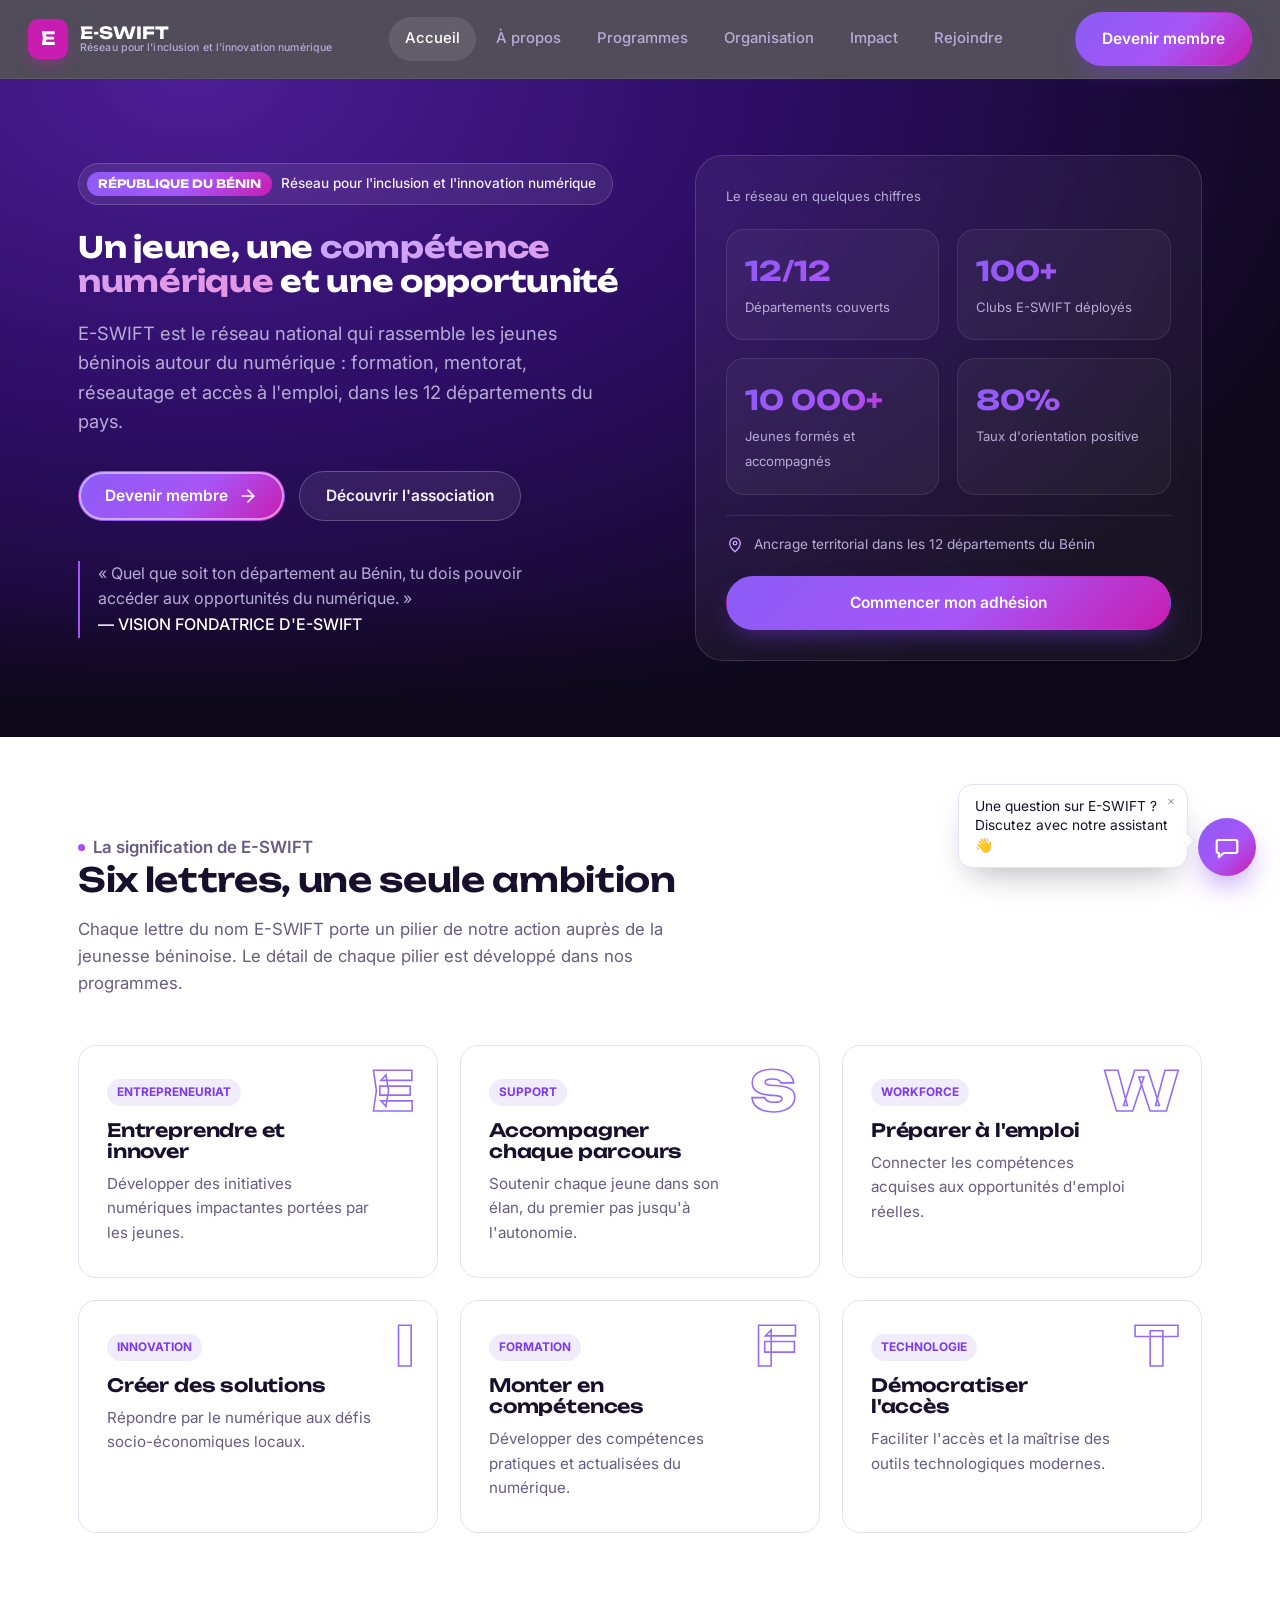
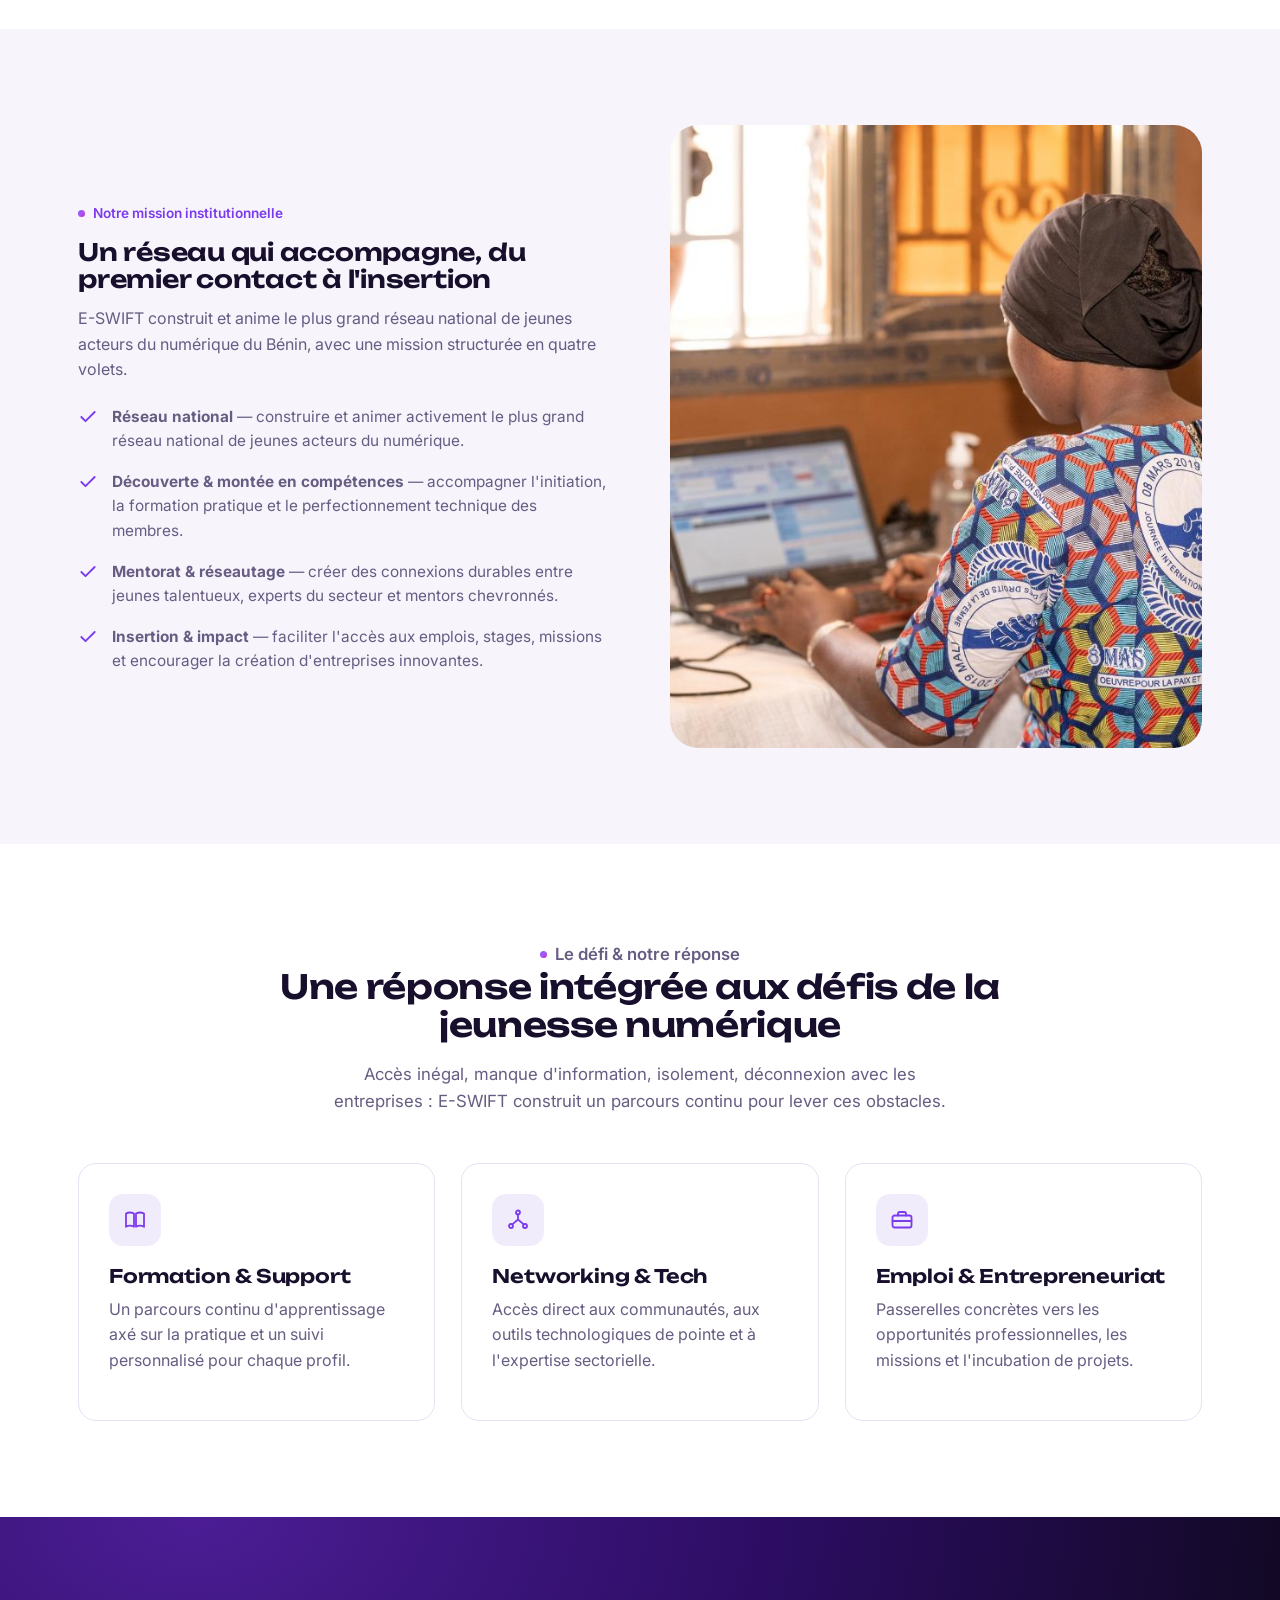
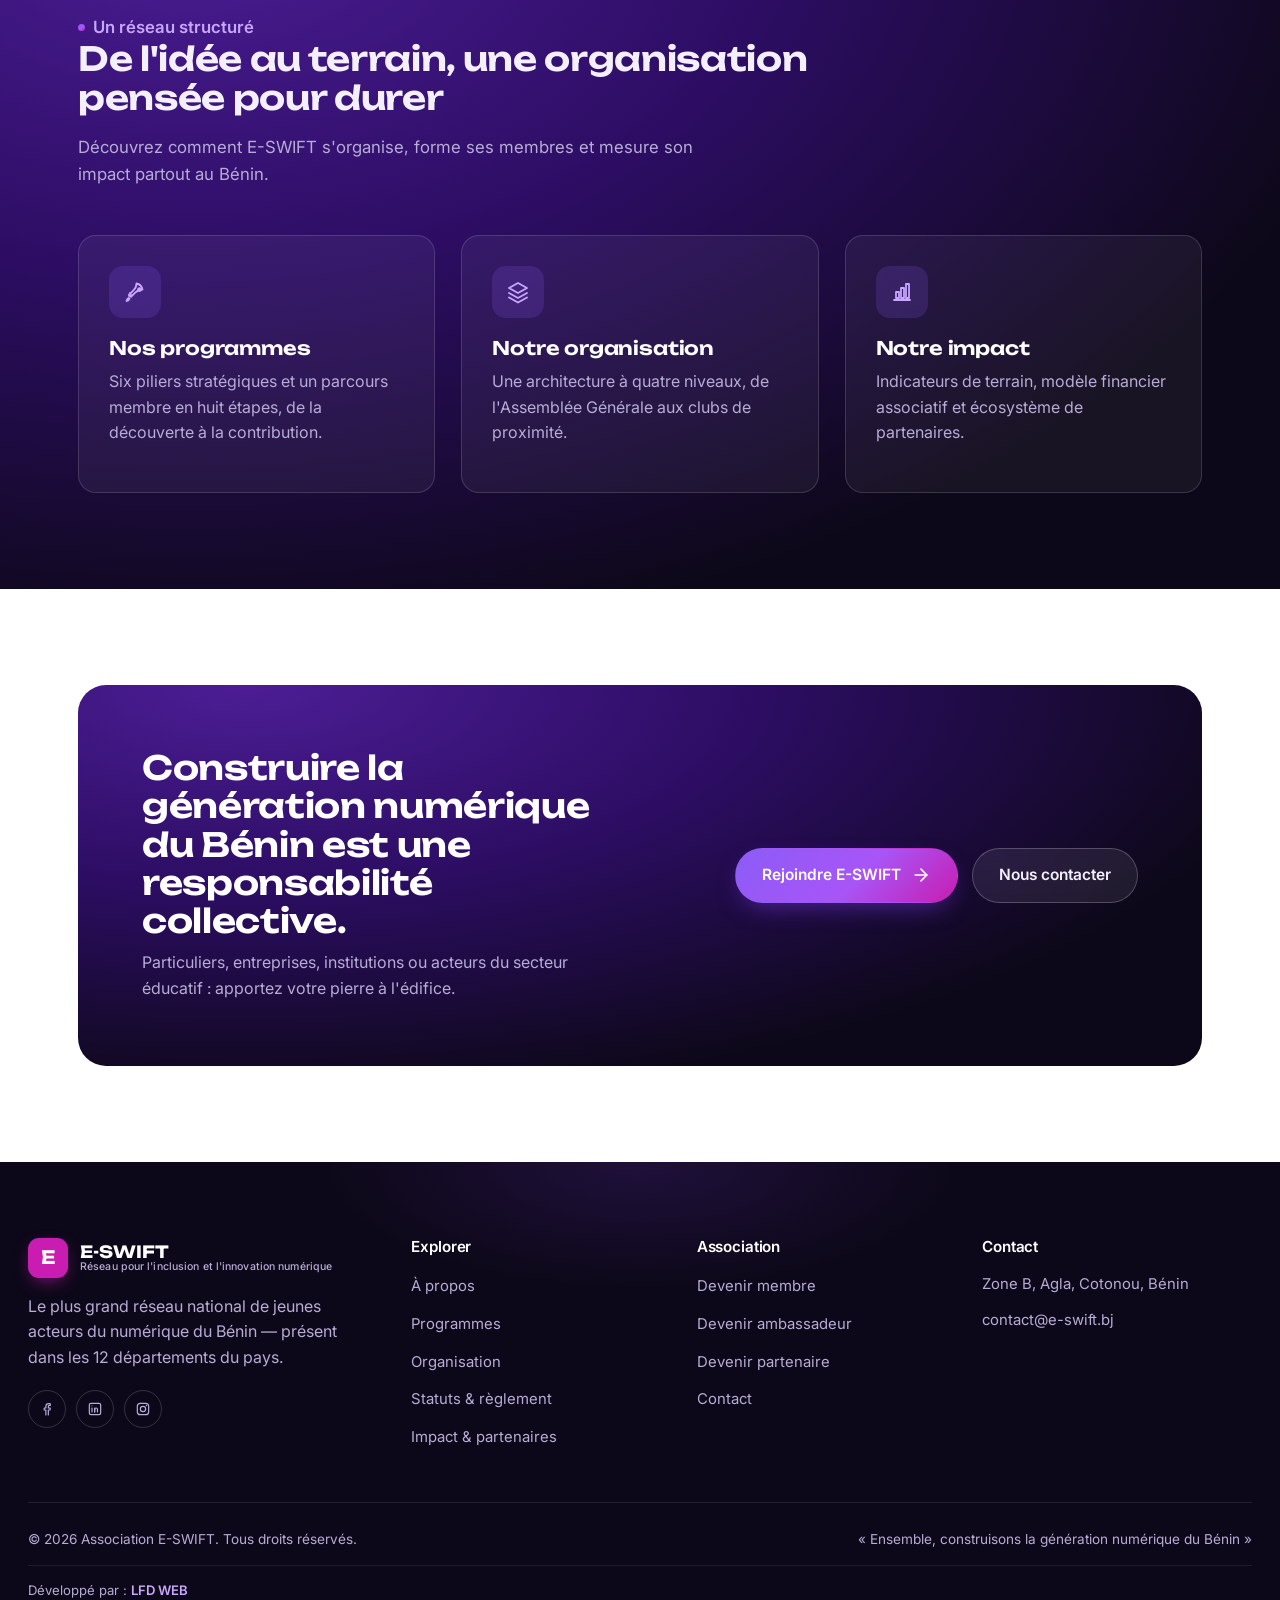
<file: index.html>
<!DOCTYPE html>
<html lang="fr">
<head>
<meta charset="UTF-8">
<meta name="viewport" content="width=device-width, initial-scale=1.0">
<title>Association E-SWIFT — Réseau national des jeunes du numérique au Bénin</title>
<meta name="description" content="E-SWIFT est le réseau national qui rassemble la jeunesse béninoise autour du numérique : formation, mentorat, réseautage et emploi dans les 12 départements du Bénin.">
<link rel="icon" href="data:image/svg+xml,<svg xmlns=%22http://www.w3.org/2000/svg%22 viewBox=%220 0 24 24%22><rect width=%2224%22 height=%2224%22 rx=%226%22 fill=%22%23C81DB0%22/><text x=%2212%22 y=%2217%22 font-size=%2214%22 font-family=%22Arial%22 font-weight=%22bold%22 fill=%22white%22 text-anchor=%22middle%22>E</text></svg>">
<link rel="stylesheet" href="/assets/css/styles.css">
<meta property="og:title" content="Association E-SWIFT — Réseau national des jeunes du numérique au Bénin">
<meta property="og:description" content="E-SWIFT est le réseau national qui rassemble la jeunesse béninoise autour du numérique : formation, mentorat, réseautage et emploi dans les 12 départements du Bénin.">
<meta property="og:type" content="website">
</head>
<body>
<a href="#main" class="skip-link">Aller au contenu</a>
<header class="site-header">
  <div class="container">
    <a href="/" class="brand" aria-label="Association E-SWIFT — accueil">
      <span class="brand-mark">E</span>
      <span class="brand-word">E-SWIFT<span>Réseau pour l'inclusion et l'innovation numérique</span></span>
    </a>
    <nav class="nav-desktop" aria-label="Navigation principale">
      <a href="/" class="active">Accueil</a>
      <a href="/a-propos/">À propos</a>
      <a href="/programmes/">Programmes</a>
      <a href="/organisation/">Organisation</a>
      <a href="/impact/">Impact</a>
      <a href="/rejoindre/">Rejoindre</a>
    </nav>
    <div class="header-actions">
      <a href="/rejoindre/" class="btn btn-primary desktop-only">Devenir membre</a>
      <button class="nav-toggle" aria-label="Ouvrir le menu" aria-expanded="false">
        <svg viewBox="0 0 24 24" fill="none" stroke="currentColor" stroke-width="2" stroke-linecap="round"><line x1="4" y1="7" x2="20" y2="7"/><line x1="4" y1="12" x2="20" y2="12"/><line x1="4" y1="17" x2="20" y2="17"/></svg>
      </button>
    </div>
  </div>
  <nav class="nav-mobile" aria-label="Navigation mobile">
      <a href="/" class="active">Accueil</a>
      <a href="/a-propos/">À propos</a>
      <a href="/programmes/">Programmes</a>
      <a href="/organisation/">Organisation</a>
      <a href="/impact/">Impact</a>
      <a href="/rejoindre/">Rejoindre</a>
      <a href="/rejoindre/" class="btn btn-primary btn-block">Devenir membre</a>
  </nav>
</header>
<main id="main">

<section class="hero">
  <div class="container">
    <div class="hero-inner">
      <div class="reveal is-visible">
        <div class="hero-kicker"><b>RÉPUBLIQUE DU BÉNIN</b> Réseau pour l'inclusion et l'innovation numérique</div>
        <h1>Un jeune, une <em>compétence numérique</em> et une opportunité</h1>
        <p class="hero-lede">E-SWIFT est le réseau national qui rassemble les jeunes béninois autour du numérique : formation, mentorat, réseautage et accès à l'emploi, dans les 12 départements du pays.</p>
        <div class="hero-cta">
          <button type="button" class="btn btn-primary" data-hero-tab="membre" aria-pressed="true">Devenir membre <svg viewBox="0 0 24 24" fill="none" stroke="currentColor" stroke-width="2" stroke-linecap="round" stroke-linejoin="round"><line x1="5" y1="12" x2="19" y2="12"/><polyline points="12 5 19 12 12 19"/></svg></button>
          <button type="button" class="btn btn-on-dark" data-hero-tab="association" aria-pressed="false">Découvrir l'association</button>
        </div>
        <p class="hero-quote">« Quel que soit ton département au Bénin, tu dois pouvoir accéder aux opportunités du numérique. »<br><strong>— VISION FONDATRICE D'E-SWIFT</strong></p>
      </div>
      <div class="hero-panel reveal">
        <div class="hero-panel-view" data-hero-view="membre">
          <p class="hero-panel-title">Le réseau en quelques chiffres</p>
          <div class="hero-stats">
            <div class="hero-stat"><b>12/12</b><span>Départements couverts</span></div>
            <div class="hero-stat"><b>100+</b><span>Clubs E-SWIFT déployés</span></div>
            <div class="hero-stat"><b>10 000+</b><span>Jeunes formés et accompagnés</span></div>
            <div class="hero-stat"><b>80%</b><span>Taux d'orientation positive</span></div>
          </div>
          <div class="hero-panel-foot"><svg viewBox="0 0 24 24" fill="none" stroke="currentColor" stroke-width="1.8" stroke-linecap="round" stroke-linejoin="round"><path d="M12 21s-7-6.2-7-11.5A7 7 0 0119 9.5C19 14.8 12 21 12 21z"/><circle cx="12" cy="9.5" r="2.4"/></svg> Ancrage territorial dans les 12 départements du Bénin</div>
          <a href="/rejoindre/" class="btn btn-primary btn-block" style="margin-top:20px;">Commencer mon adhésion</a>
        </div>
        <div class="hero-panel-view" data-hero-view="association" hidden>
          <p class="hero-panel-title">Qui est E-SWIFT ?</p>
          <div class="hero-assoc-item">
            <span class="hero-assoc-tag">Identité</span>
            <p>Le plus grand réseau national de jeunes acteurs du numérique du Bénin.</p>
          </div>
          <div class="hero-assoc-item">
            <span class="hero-assoc-tag">Mission</span>
            <p>Former, mentorer et connecter la jeunesse aux opportunités du digital.</p>
          </div>
          <div class="hero-assoc-item">
            <span class="hero-assoc-tag">Vision</span>
            <p>Aucun jeune laissé de côté, quel que soit son département.</p>
          </div>
          <a href="/a-propos/" class="btn btn-primary btn-block" style="margin-top:20px;">Découvrir toute notre histoire</a>
        </div>
      </div>
    </div>
  </div>
</section>

<section class="section-pad">
  <div class="container">
    <div class="section-head reveal">
      <p class="eyebrow">La signification de E-SWIFT</p>
      <h2>Six lettres, une seule ambition</h2>
      <p>Chaque lettre du nom E-SWIFT porte un pilier de notre action auprès de la jeunesse béninoise. Le détail de chaque pilier est développé dans nos programmes.</p>
    </div>
    <div class="pillars-grid">
      <div class="pillar-card reveal"><span class="pillar-letter">E</span><span class="pillar-tag">ENTREPRENEURIAT</span><h3>Entreprendre et innover</h3><p>Développer des initiatives numériques impactantes portées par les jeunes.</p></div>
      <div class="pillar-card reveal"><span class="pillar-letter">S</span><span class="pillar-tag">SUPPORT</span><h3>Accompagner chaque parcours</h3><p>Soutenir chaque jeune dans son élan, du premier pas jusqu'à l'autonomie.</p></div>
      <div class="pillar-card reveal"><span class="pillar-letter">W</span><span class="pillar-tag">WORKFORCE</span><h3>Préparer à l'emploi</h3><p>Connecter les compétences acquises aux opportunités d'emploi réelles.</p></div>
      <div class="pillar-card reveal"><span class="pillar-letter">I</span><span class="pillar-tag">INNOVATION</span><h3>Créer des solutions</h3><p>Répondre par le numérique aux défis socio-économiques locaux.</p></div>
      <div class="pillar-card reveal"><span class="pillar-letter">F</span><span class="pillar-tag">FORMATION</span><h3>Monter en compétences</h3><p>Développer des compétences pratiques et actualisées du numérique.</p></div>
      <div class="pillar-card reveal"><span class="pillar-letter">T</span><span class="pillar-tag">TECHNOLOGIE</span><h3>Démocratiser l'accès</h3><p>Faciliter l'accès et la maîtrise des outils technologiques modernes.</p></div>
    </div>
  </div>
</section>

<section class="section-pad bg-tint">
  <div class="container">
    <div class="feature-row">
      <div class="reveal">
        <p class="eyebrow">Notre mission institutionnelle</p>
        <h2>Un réseau qui accompagne, du premier contact à l'insertion</h2>
        <p class="text-muted">E-SWIFT construit et anime le plus grand réseau national de jeunes acteurs du numérique du Bénin, avec une mission structurée en quatre volets.</p>
        <ul class="feature-list">
          <li><svg viewBox="0 0 24 24" fill="none" stroke="currentColor" stroke-width="2.2" stroke-linecap="round" stroke-linejoin="round"><polyline points="20 6 9 17 4 12"/></svg><span><strong>Réseau national</strong> — construire et animer activement le plus grand réseau national de jeunes acteurs du numérique.</span></li>
          <li><svg viewBox="0 0 24 24" fill="none" stroke="currentColor" stroke-width="2.2" stroke-linecap="round" stroke-linejoin="round"><polyline points="20 6 9 17 4 12"/></svg><span><strong>Découverte &amp; montée en compétences</strong> — accompagner l'initiation, la formation pratique et le perfectionnement technique des membres.</span></li>
          <li><svg viewBox="0 0 24 24" fill="none" stroke="currentColor" stroke-width="2.2" stroke-linecap="round" stroke-linejoin="round"><polyline points="20 6 9 17 4 12"/></svg><span><strong>Mentorat &amp; réseautage</strong> — créer des connexions durables entre jeunes talentueux, experts du secteur et mentors chevronnés.</span></li>
          <li><svg viewBox="0 0 24 24" fill="none" stroke="currentColor" stroke-width="2.2" stroke-linecap="round" stroke-linejoin="round"><polyline points="20 6 9 17 4 12"/></svg><span><strong>Insertion &amp; impact</strong> — faciliter l'accès aux emplois, stages, missions et encourager la création d'entreprises innovantes.</span></li>
        </ul>
      </div>
      <div class="feature-visual reveal" style="padding:0; overflow:hidden;">
        <img src="/assets/img/hero-organisation.jpg" alt="Jeune membre d'un club E-SWIFT travaillant sur un ordinateur portable lors d'une session du réseau." loading="lazy" style="width:100%; height:100%; min-height:320px; object-fit:cover;">
      </div>
    </div>
  </div>
</section>

<section class="section-pad">
  <div class="container">
    <div class="section-head center reveal" style="margin-left:auto;margin-right:auto;">
      <p class="eyebrow">Le défi &amp; notre réponse</p>
      <h2>Une réponse intégrée aux défis de la jeunesse numérique</h2>
      <p>Accès inégal, manque d'information, isolement, déconnexion avec les entreprises : E-SWIFT construit un parcours continu pour lever ces obstacles.</p>
    </div>
    <div class="grid grid-3">
      <div class="card reveal">
        <div class="icon-tile" style="background:var(--paper-tint-2);color:var(--violet);"><svg viewBox="0 0 24 24" fill="none" stroke="currentColor" stroke-width="1.8" stroke-linecap="round" stroke-linejoin="round"><path d="M3 5.5c2.4-1.3 5.3-1.3 8 0v13.2c-2.7-1.3-5.6-1.3-8 0V5.5z"/><path d="M21 5.5c-2.4-1.3-5.3-1.3-8 0v13.2c2.7-1.3 5.6-1.3 8 0V5.5z"/></svg></div>
        <h3>Formation &amp; Support</h3>
        <p class="text-muted">Un parcours continu d'apprentissage axé sur la pratique et un suivi personnalisé pour chaque profil.</p>
      </div>
      <div class="card reveal">
        <div class="icon-tile" style="background:var(--paper-tint-2);color:var(--violet);"><svg viewBox="0 0 24 24" fill="none" stroke="currentColor" stroke-width="1.8" stroke-linecap="round" stroke-linejoin="round"><circle cx="12" cy="4.5" r="2"/><circle cx="5" cy="18" r="2"/><circle cx="19" cy="18" r="2"/><path d="M12 6.5v5M12 11.5L6.3 16.4M12 11.5l5.7 4.9"/></svg></div>
        <h3>Networking &amp; Tech</h3>
        <p class="text-muted">Accès direct aux communautés, aux outils technologiques de pointe et à l'expertise sectorielle.</p>
      </div>
      <div class="card reveal">
        <div class="icon-tile" style="background:var(--paper-tint-2);color:var(--violet);"><svg viewBox="0 0 24 24" fill="none" stroke="currentColor" stroke-width="1.8" stroke-linecap="round" stroke-linejoin="round"><rect x="2.5" y="7.5" width="19" height="12" rx="2"/><path d="M8 7.5V5.8A1.8 1.8 0 019.8 4h4.4A1.8 1.8 0 0116 5.8V7.5"/><line x1="2.5" y1="13" x2="21.5" y2="13"/></svg></div>
        <h3>Emploi &amp; Entrepreneuriat</h3>
        <p class="text-muted">Passerelles concrètes vers les opportunités professionnelles, les missions et l'incubation de projets.</p>
      </div>
    </div>
  </div>
</section>

<section class="section-pad bg-dark">
  <div class="container">
    <div class="section-head on-dark reveal">
      <p class="eyebrow">Un réseau structuré</p>
      <h2>De l'idée au terrain, une organisation pensée pour durer</h2>
      <p>Découvrez comment E-SWIFT s'organise, forme ses membres et mesure son impact partout au Bénin.</p>
    </div>
    <div class="grid grid-3">
      <a href="/programmes/" class="card reveal" style="background:rgba(255,255,255,.05); border-color:rgba(255,255,255,.14);">
        <div class="icon-tile" style="background:rgba(139,92,246,.18); color:#C9A6FF;"><svg viewBox="0 0 24 24" fill="none" stroke="currentColor" stroke-width="1.8" stroke-linecap="round" stroke-linejoin="round"><path d="M13.5 3.5c3 .6 5.4 3 6 6-2.7 0-5.2 1-7.3 3.1L8 16.8l-2-2 4.2-4.2C12.4 8.6 13.5 6 13.5 3.5z"/><path d="M9 15l-3 1 1-3M15.5 8.5a1.4 1.4 0 102 2 1.4 1.4 0 00-2-2z"/><path d="M6 18c-1.3.3-2.2 1.4-2.5 3 1.6-.3 2.7-1.2 3-2.5"/></svg></div>
        <h3 style="color:#fff;">Nos programmes</h3>
        <p style="color:var(--text-on-dark-muted);">Six piliers stratégiques et un parcours membre en huit étapes, de la découverte à la contribution.</p>
      </a>
      <a href="/organisation/" class="card reveal" style="background:rgba(255,255,255,.05); border-color:rgba(255,255,255,.14);">
        <div class="icon-tile" style="background:rgba(139,92,246,.18); color:#C9A6FF;"><svg viewBox="0 0 24 24" fill="none" stroke="currentColor" stroke-width="1.8" stroke-linecap="round" stroke-linejoin="round"><polygon points="12 3 21 8 12 13 3 8 12 3"/><polyline points="3 13 12 18 21 13"/><polyline points="3 17.5 12 22.5 21 17.5"/></svg></div>
        <h3 style="color:#fff;">Notre organisation</h3>
        <p style="color:var(--text-on-dark-muted);">Une architecture à quatre niveaux, de l'Assemblée Générale aux clubs de proximité.</p>
      </a>
      <a href="/impact/" class="card reveal" style="background:rgba(255,255,255,.05); border-color:rgba(255,255,255,.14);">
        <div class="icon-tile" style="background:rgba(139,92,246,.18); color:#C9A6FF;"><svg viewBox="0 0 24 24" fill="none" stroke="currentColor" stroke-width="1.8" stroke-linecap="round" stroke-linejoin="round"><line x1="4" y1="20" x2="20" y2="20"/><rect x="6" y="12" width="3" height="6"/><rect x="11" y="8" width="3" height="10"/><rect x="16" y="4" width="3" height="14"/></svg></div>
        <h3 style="color:#fff;">Notre impact</h3>
        <p style="color:var(--text-on-dark-muted);">Indicateurs de terrain, modèle financier associatif et écosystème de partenaires.</p>
      </a>
    </div>
  </div>
</section>

<section class="section-pad">
  <div class="container">
    <div class="cta-band reveal">
      <div>
        <h3>Construire la génération numérique du Bénin est une responsabilité collective.</h3>
        <p>Particuliers, entreprises, institutions ou acteurs du secteur éducatif : apportez votre pierre à l'édifice.</p>
      </div>
      <div class="cta-actions">
        <a href="/rejoindre/" class="btn btn-primary">Rejoindre E-SWIFT <svg viewBox="0 0 24 24" fill="none" stroke="currentColor" stroke-width="2" stroke-linecap="round" stroke-linejoin="round"><line x1="5" y1="12" x2="19" y2="12"/><polyline points="12 5 19 12 12 19"/></svg></a>
        <a href="/rejoindre/#contact" class="btn btn-on-dark">Nous contacter</a>
      </div>
    </div>
  </div>
</section>

</main>
<footer class="site-footer">
  <div class="container">
    <div class="footer-grid">
      <div class="footer-brand">
        <div class="brand">
          <span class="brand-mark">E</span>
          <span class="brand-word">E-SWIFT<span>Réseau pour l'inclusion et l'innovation numérique</span></span>
        </div>
        <p>Le plus grand réseau national de jeunes acteurs du numérique du Bénin — présent dans les 12 départements du pays.</p>
        <div class="footer-social">
          <a href="#" aria-label="Facebook"><svg viewBox="0 0 24 24" fill="none" stroke="currentColor" stroke-width="1.8" stroke-linecap="round" stroke-linejoin="round"><path d="M14 21v-7.5h2.5l.5-3H14V8.2c0-1 .3-1.7 1.8-1.7H17V4.1c-.3 0-1.3-.1-2.5-.1-2.5 0-4.2 1.5-4.2 4.3v2.2H7.8v3H10.3V21"/></svg></a>
          <a href="#" aria-label="LinkedIn"><svg viewBox="0 0 24 24" fill="none" stroke="currentColor" stroke-width="1.8" stroke-linecap="round" stroke-linejoin="round"><rect x="3.5" y="3.5" width="17" height="17" rx="2.5"/><line x1="7.5" y1="10.5" x2="7.5" y2="16.5"/><circle cx="7.5" cy="7.3" r=".2" fill="currentColor"/><path d="M11.5 16.5v-3.6c0-1.5.9-2.4 2.2-2.4s2 .9 2 2.4v3.6"/><line x1="11.5" y1="10.5" x2="11.5" y2="16.5"/></svg></a>
          <a href="#" aria-label="Instagram"><svg viewBox="0 0 24 24" fill="none" stroke="currentColor" stroke-width="1.8"><rect x="3.5" y="3.5" width="17" height="17" rx="4.5"/><circle cx="12" cy="12" r="4"/><circle cx="17.2" cy="6.8" r="1" fill="currentColor" stroke="none"/></svg></a>
        </div>
      </div>
      <div class="footer-col">
        <h4>Explorer</h4>
        <ul>
          <li><a href="/a-propos/">À propos</a></li>
          <li><a href="/programmes/">Programmes</a></li>
          <li><a href="/organisation/">Organisation</a></li>
          <li><a href="/statuts/">Statuts &amp; règlement</a></li>
          <li><a href="/impact/">Impact &amp; partenaires</a></li>
        </ul>
      </div>
      <div class="footer-col">
        <h4>Association</h4>
        <ul>
          <li><a href="/rejoindre/">Devenir membre</a></li>
          <li><a href="/rejoindre/#ambassadeur">Devenir ambassadeur</a></li>
          <li><a href="/rejoindre/#partenaires">Devenir partenaire</a></li>
          <li><a href="/rejoindre/#contact">Contact</a></li>
        </ul>
      </div>
      <div class="footer-col">
        <h4>Contact</h4>
        <ul>
          <li class="muted">Zone B, Agla, Cotonou, Bénin</li>
          <li class="muted">contact@e-swift.bj</li>
        </ul>
      </div>
    </div>
    <div class="footer-bottom">
      <span>© <span data-year></span> Association E-SWIFT. Tous droits réservés.</span>
      <span>« Ensemble, construisons la génération numérique du Bénin »</span>
    </div>
    <div class="footer-credit">
      <span>Développé par : <a href="https://www.lfdweb.com/" target="_blank" rel="noopener">LFD WEB</a></span>
    </div>
  </div>
</footer>
<button id="back-to-top" class="back-to-top" aria-label="Retour en haut de page">
  <svg viewBox="0 0 24 24" fill="none" stroke="currentColor" stroke-width="2.2" stroke-linecap="round" stroke-linejoin="round"><line x1="12" y1="19" x2="12" y2="5"/><polyline points="6 11 12 5 18 11"/></svg>
</button>
<div id="support-tooltip" class="support-tooltip">
  <button id="support-tooltip-close" class="support-tooltip-close" aria-label="Fermer la suggestion">
    <svg viewBox="0 0 24 24" fill="none" stroke="currentColor" stroke-width="2.4" stroke-linecap="round"><line x1="5" y1="5" x2="19" y2="19"/><line x1="19" y1="5" x2="5" y2="19"/></svg>
  </button>
  Une question sur E-SWIFT ? Discutez avec notre assistant 👋
</div>
<button id="support-launcher" class="support-launcher" aria-label="Ouvrir l'assistant du site" aria-expanded="false">
  <svg viewBox="0 0 24 24" fill="none" stroke="currentColor" stroke-width="2" stroke-linecap="round" stroke-linejoin="round"><path d="M4 5.5h16a1.5 1.5 0 011.5 1.5v9a1.5 1.5 0 01-1.5 1.5H9l-4.5 4v-4H4A1.5 1.5 0 012.5 16V7A1.5 1.5 0 014 5.5z"/></svg>
</button>
<div id="support-panel" class="support-panel" role="dialog" aria-label="Assistant du site E-SWIFT">
  <div class="support-head">
    <span class="brand-mark">E</span>
    <div>
      <div class="support-head-title">Assistant E-SWIFT</div>
      <div class="support-head-sub">Propulsé par Claude · répond sur le site</div>
    </div>
    <button id="support-close" class="support-close" aria-label="Fermer l'assistant">
      <svg viewBox="0 0 24 24" fill="none" stroke="currentColor" stroke-width="2.4" stroke-linecap="round"><line x1="5" y1="5" x2="19" y2="19"/><line x1="19" y1="5" x2="5" y2="19"/></svg>
    </button>
  </div>
  <div id="support-body" class="support-body">
    <div class="support-msg bot">Bonjour ! Je suis l'assistant du site E-SWIFT. Posez-moi vos questions sur l'association, les programmes ou l'adhésion.</div>
  </div>
  <form id="support-form" class="support-foot">
    <input id="support-input" type="text" placeholder="Écrivez votre question…" autocomplete="off">
    <button type="submit" class="support-send" aria-label="Envoyer">
      <svg viewBox="0 0 24 24" fill="none" stroke="currentColor" stroke-width="2.2" stroke-linecap="round" stroke-linejoin="round"><line x1="4" y1="12" x2="20" y2="12"/><polyline points="14 6 20 12 14 18"/></svg>
    </button>
  </form>
</div>
<script src="/assets/js/main.js"></script>
</body>
</html>
</file>
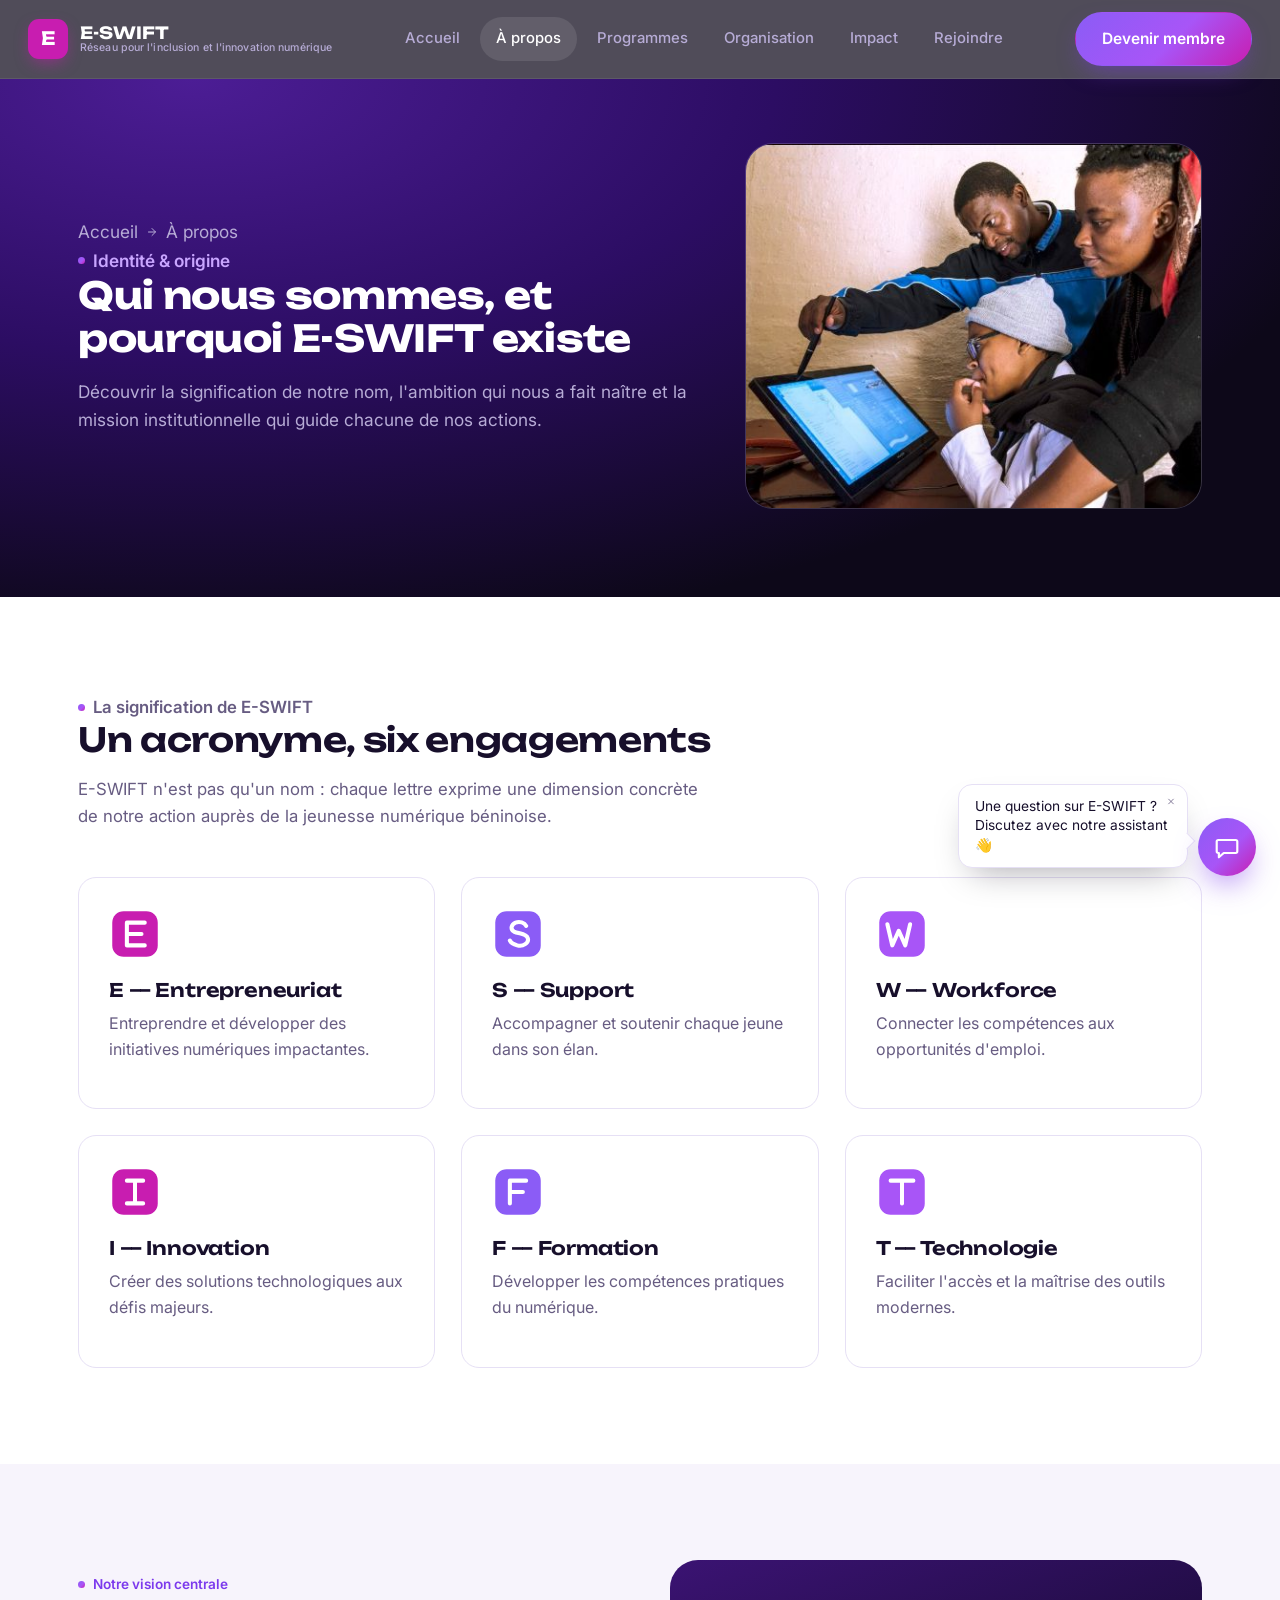
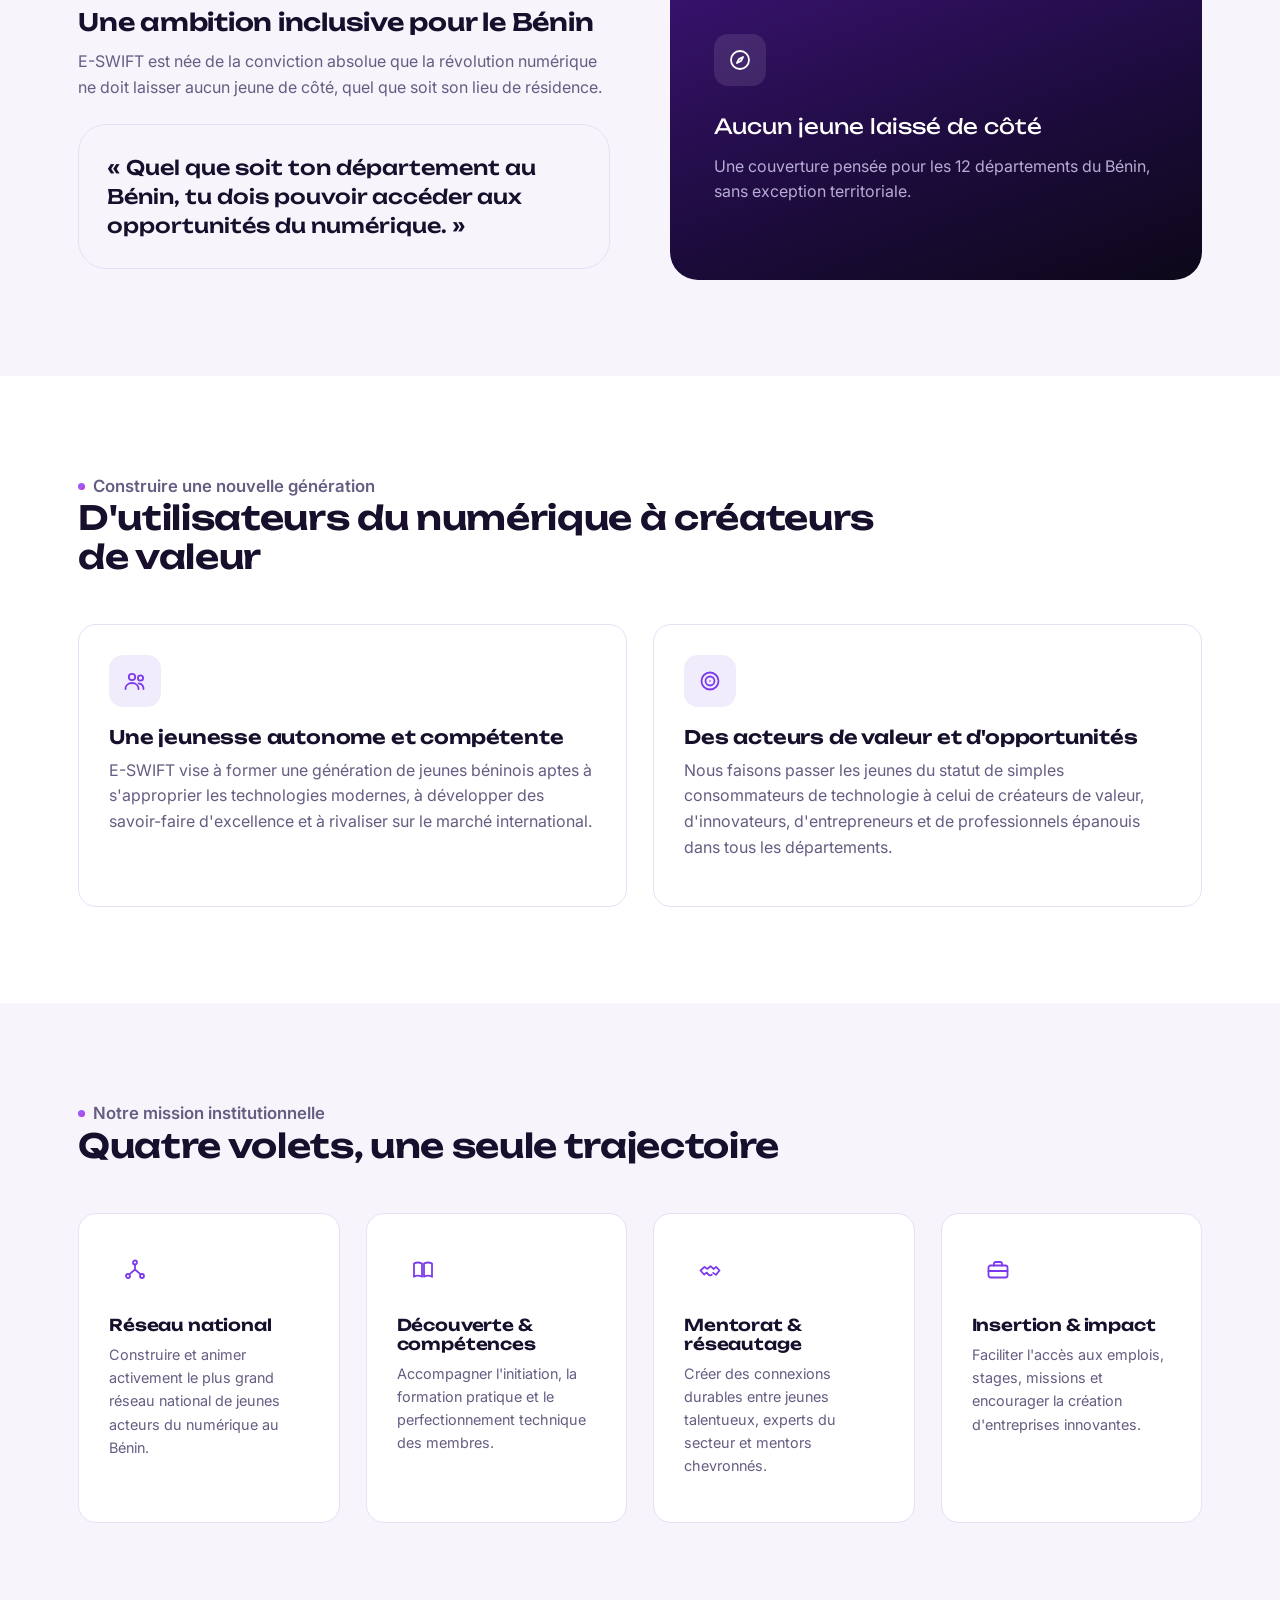
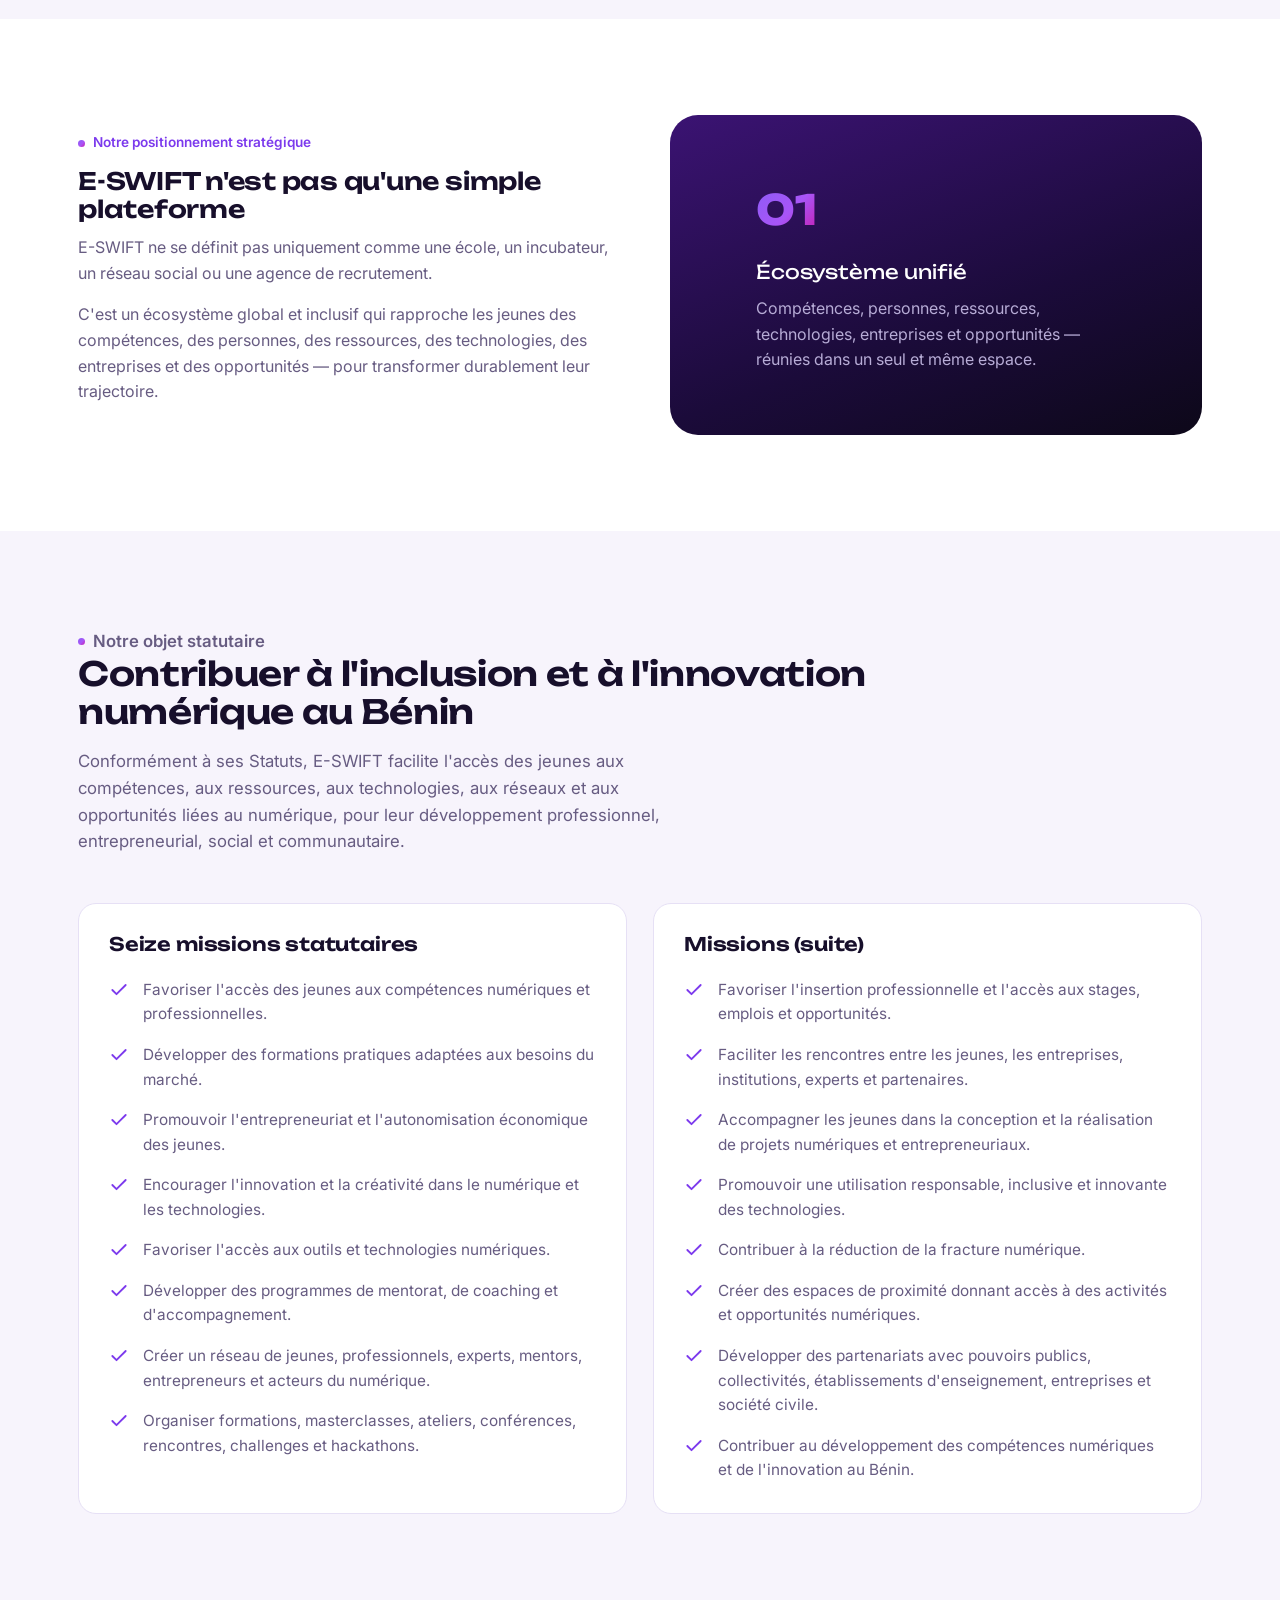
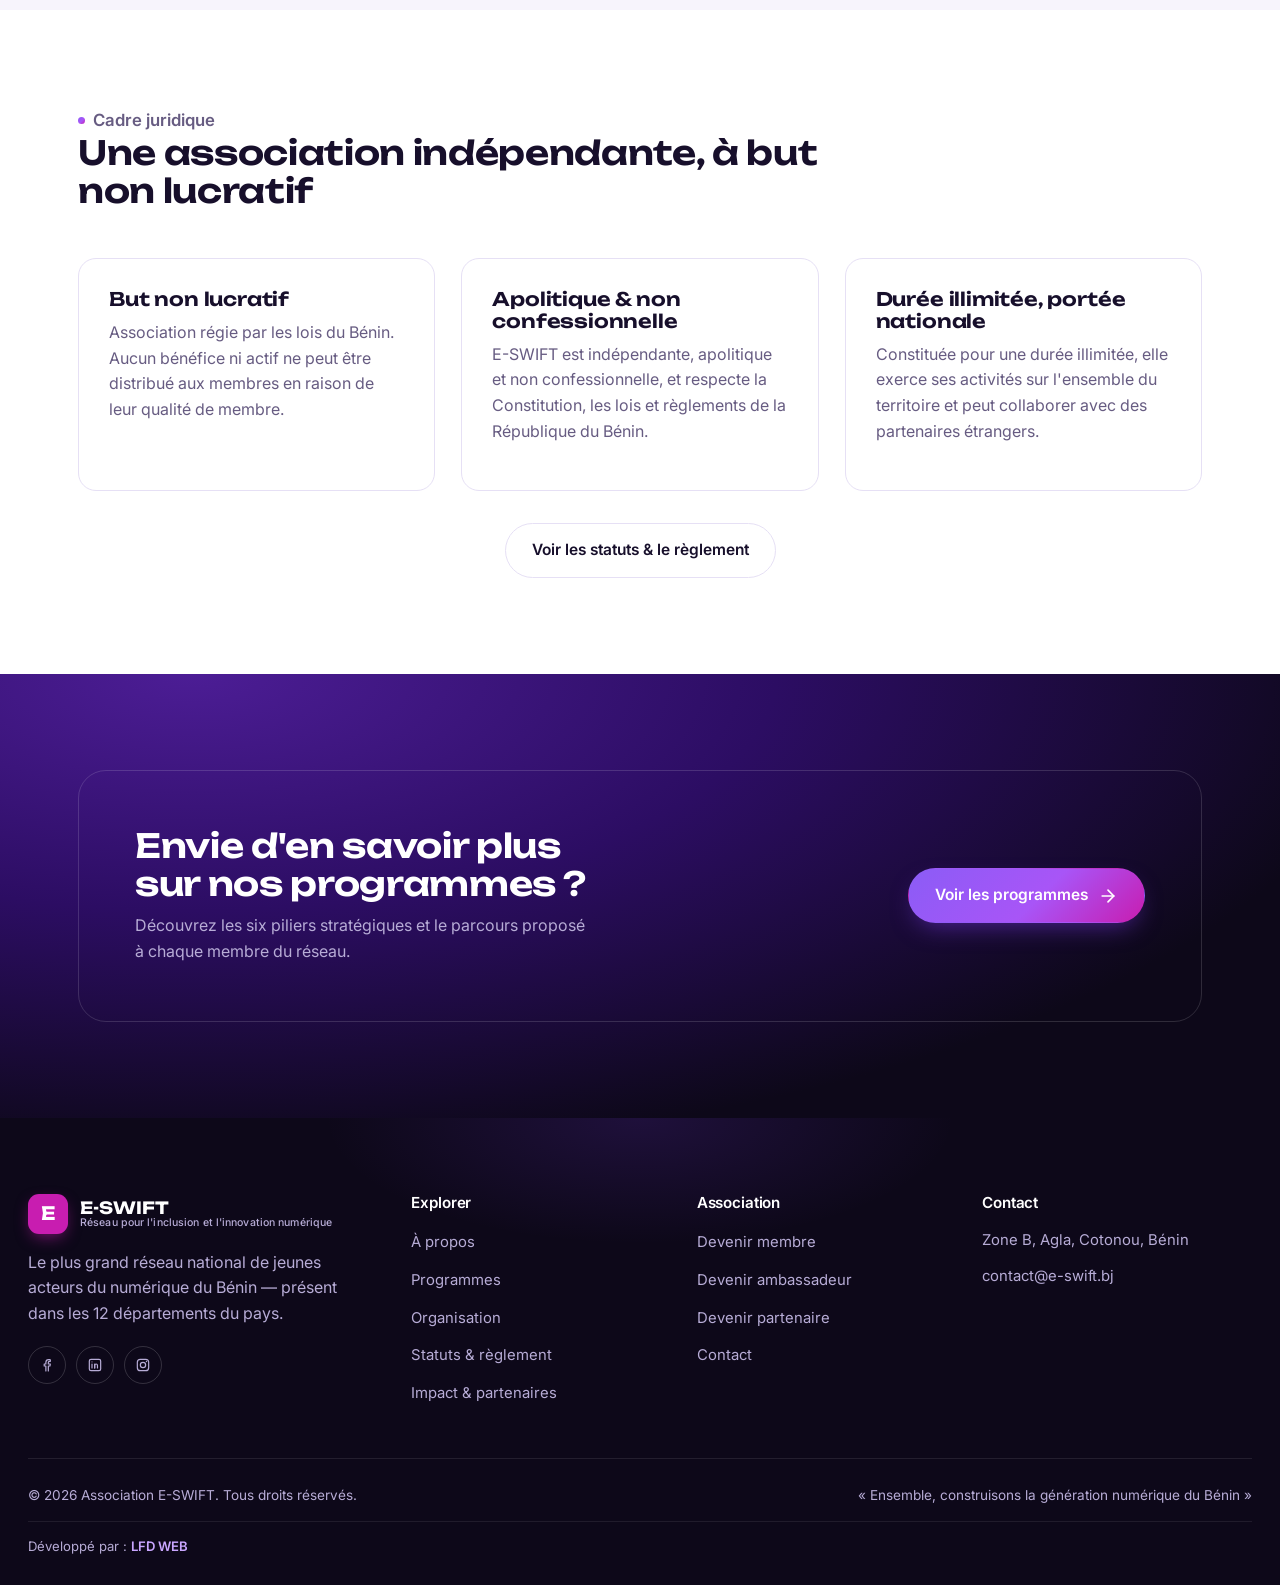
<file: a-propos/index.html>
<!DOCTYPE html>
<html lang="fr">
<head>
<meta charset="UTF-8">
<meta name="viewport" content="width=device-width, initial-scale=1.0">
<title>À propos — Identité, vision et mission d'E-SWIFT</title>
<meta name="description" content="Découvrez la signification du nom E-SWIFT, sa vision inclusive pour le Bénin et sa mission institutionnelle au service de la jeunesse numérique.">
<link rel="icon" href="data:image/svg+xml,<svg xmlns=%22http://www.w3.org/2000/svg%22 viewBox=%220 0 24 24%22><rect width=%2224%22 height=%2224%22 rx=%226%22 fill=%22%23C81DB0%22/><text x=%2212%22 y=%2217%22 font-size=%2214%22 font-family=%22Arial%22 font-weight=%22bold%22 fill=%22white%22 text-anchor=%22middle%22>E</text></svg>">
<link rel="stylesheet" href="/assets/css/styles.css">
<meta property="og:title" content="À propos — Identité, vision et mission d'E-SWIFT">
<meta property="og:description" content="Découvrez la signification du nom E-SWIFT, sa vision inclusive pour le Bénin et sa mission institutionnelle au service de la jeunesse numérique.">
<meta property="og:type" content="website">
</head>
<body>
<a href="#main" class="skip-link">Aller au contenu</a>
<header class="site-header">
  <div class="container">
    <a href="/" class="brand" aria-label="Association E-SWIFT — accueil">
      <span class="brand-mark">E</span>
      <span class="brand-word">E-SWIFT<span>Réseau pour l'inclusion et l'innovation numérique</span></span>
    </a>
    <nav class="nav-desktop" aria-label="Navigation principale">
      <a href="/">Accueil</a>
      <a href="/a-propos/" class="active">À propos</a>
      <a href="/programmes/">Programmes</a>
      <a href="/organisation/">Organisation</a>
      <a href="/impact/">Impact</a>
      <a href="/rejoindre/">Rejoindre</a>
    </nav>
    <div class="header-actions">
      <a href="/rejoindre/" class="btn btn-primary desktop-only">Devenir membre</a>
      <button class="nav-toggle" aria-label="Ouvrir le menu" aria-expanded="false">
        <svg viewBox="0 0 24 24" fill="none" stroke="currentColor" stroke-width="2" stroke-linecap="round"><line x1="4" y1="7" x2="20" y2="7"/><line x1="4" y1="12" x2="20" y2="12"/><line x1="4" y1="17" x2="20" y2="17"/></svg>
      </button>
    </div>
  </div>
  <nav class="nav-mobile" aria-label="Navigation mobile">
      <a href="/">Accueil</a>
      <a href="/a-propos/" class="active">À propos</a>
      <a href="/programmes/">Programmes</a>
      <a href="/organisation/">Organisation</a>
      <a href="/impact/">Impact</a>
      <a href="/rejoindre/">Rejoindre</a>
      <a href="/rejoindre/" class="btn btn-primary btn-block">Devenir membre</a>
  </nav>
</header>
<main id="main">
<section class="page-hero">
  <div class="container">
    <div class="page-hero-grid"><div><p class="page-hero-crumb"><a href="/">Accueil</a> <svg viewBox="0 0 24 24" fill="none" stroke="currentColor" stroke-width="2" stroke-linecap="round" stroke-linejoin="round"><line x1="5" y1="12" x2="19" y2="12"/><polyline points="12 5 19 12 12 19"/></svg> <span>À propos</span></p>
    <p class="eyebrow">Identité &amp; origine</p>
    <h1>Qui nous sommes, et pourquoi E-SWIFT existe</h1>
    <p>Découvrir la signification de notre nom, l'ambition qui nous a fait naître et la mission institutionnelle qui guide chacune de nos actions.</p></div><div class="page-hero-media"><img src="/assets/img/hero-a-propos.jpg" alt="Deux jeunes adultes accompagnent une adolescente devant un ordinateur, illustrant l'accompagnement intergénérationnel et inclusif d'E-SWIFT." loading="eager" width="900" height="720"></div></div>
  </div>
</section>

<section class="section-pad">
  <div class="container">
    <div class="section-head reveal">
      <p class="eyebrow">La signification de E-SWIFT</p>
      <h2>Un acronyme, six engagements</h2>
      <p>E-SWIFT n'est pas qu'un nom : chaque lettre exprime une dimension concrète de notre action auprès de la jeunesse numérique béninoise.</p>
    </div>
    <div class="grid grid-3">
      <div class="card reveal"><div class="icon-tile" style="background:transparent;padding:0;"><svg viewBox="0 0 64 64" fill="none" role="img" aria-label="Pictogramme lettre E"><rect x="4" y="4" width="56" height="56" rx="14" fill="#C81DB0"/><path d="M22 18h22M22 32h18M22 46h22M22 18v28" stroke="#fff" stroke-width="5" stroke-linecap="round"/></svg></div><h3>E — Entrepreneuriat</h3><p class="text-muted">Entreprendre et développer des initiatives numériques impactantes.</p></div>
      <div class="card reveal"><div class="icon-tile" style="background:transparent;padding:0;"><svg viewBox="0 0 64 64" fill="none" role="img" aria-label="Pictogramme lettre S"><rect x="4" y="4" width="56" height="56" rx="14" fill="#8B5CF6"/><path d="M42 22c-2-4-8-6-13-4s-7 8-2 11c6 3 15 2 17 8s-6 11-13 9-9-6-9-6" stroke="#fff" stroke-width="5" stroke-linecap="round" stroke-linejoin="round"/></svg></div><h3>S — Support</h3><p class="text-muted">Accompagner et soutenir chaque jeune dans son élan.</p></div>
      <div class="card reveal"><div class="icon-tile" style="background:transparent;padding:0;"><svg viewBox="0 0 64 64" fill="none" role="img" aria-label="Pictogramme lettre W"><rect x="4" y="4" width="56" height="56" rx="14" fill="#A855F7"/><path d="M14 20l6 26 8-18 8 18 6-26" stroke="#fff" stroke-width="5" stroke-linecap="round" stroke-linejoin="round"/></svg></div><h3>W — Workforce</h3><p class="text-muted">Connecter les compétences aux opportunités d'emploi.</p></div>
      <div class="card reveal"><div class="icon-tile" style="background:transparent;padding:0;"><svg viewBox="0 0 64 64" fill="none" role="img" aria-label="Pictogramme lettre I"><rect x="4" y="4" width="56" height="56" rx="14" fill="#C81DB0"/><path d="M22 18h20M22 46h20M32 18v28" stroke="#fff" stroke-width="5" stroke-linecap="round"/></svg></div><h3>I — Innovation</h3><p class="text-muted">Créer des solutions technologiques aux défis majeurs.</p></div>
      <div class="card reveal"><div class="icon-tile" style="background:transparent;padding:0;"><svg viewBox="0 0 64 64" fill="none" role="img" aria-label="Pictogramme lettre F"><rect x="4" y="4" width="56" height="56" rx="14" fill="#8B5CF6"/><path d="M22 46V18h20M22 32h16" stroke="#fff" stroke-width="5" stroke-linecap="round" stroke-linejoin="round"/></svg></div><h3>F — Formation</h3><p class="text-muted">Développer les compétences pratiques du numérique.</p></div>
      <div class="card reveal"><div class="icon-tile" style="background:transparent;padding:0;"><svg viewBox="0 0 64 64" fill="none" role="img" aria-label="Pictogramme lettre T"><rect x="4" y="4" width="56" height="56" rx="14" fill="#A855F7"/><path d="M18 18h28M32 18v28" stroke="#fff" stroke-width="5" stroke-linecap="round"/></svg></div><h3>T — Technologie</h3><p class="text-muted">Faciliter l'accès et la maîtrise des outils modernes.</p></div>
    </div>
  </div>
</section>

<section class="section-pad bg-tint">
  <div class="container">
    <div class="feature-row">
      <div class="reveal">
        <p class="eyebrow">Notre vision centrale</p>
        <h2>Une ambition inclusive pour le Bénin</h2>
        <p class="text-muted">E-SWIFT est née de la conviction absolue que la révolution numérique ne doit laisser aucun jeune de côté, quel que soit son lieu de résidence.</p>
        <div class="callout" style="padding:28px; margin-top:24px;">
          <blockquote>« Quel que soit ton département au Bénin, tu dois pouvoir accéder aux opportunités du numérique. »</blockquote>
        </div>
      </div>
      <div class="feature-visual reveal">
        <div style="text-align:left; color:#fff;">
          <div class="icon-tile" style="background:rgba(255,255,255,.1); color:#fff; margin-bottom:24px;"><svg viewBox="0 0 24 24" fill="none" stroke="currentColor" stroke-width="1.8" stroke-linecap="round" stroke-linejoin="round"><circle cx="12" cy="12" r="9"/><polygon points="15 9 13 13 9 15 11 11 15 9"/></svg></div>
          <p style="font-family:'Unbounded',sans-serif; font-size:1.3rem; margin-bottom:10px;">Aucun jeune laissé de côté</p>
          <p style="color:var(--text-on-dark-muted); margin:0;">Une couverture pensée pour les 12 départements du Bénin, sans exception territoriale.</p>
        </div>
      </div>
    </div>
  </div>
</section>

<section class="section-pad">
  <div class="container">
    <div class="section-head reveal">
      <p class="eyebrow">Construire une nouvelle génération</p>
      <h2>D'utilisateurs du numérique à créateurs de valeur</h2>
    </div>
    <div class="grid grid-2">
      <div class="card reveal">
        <div class="icon-tile" style="background:var(--paper-tint-2);color:var(--violet);"><svg viewBox="0 0 24 24" fill="none" stroke="currentColor" stroke-width="1.8" stroke-linecap="round" stroke-linejoin="round"><circle cx="9" cy="8" r="3.2"/><path d="M2.5 20c0-3.6 2.9-6 6.5-6s6.5 2.4 6.5 6"/><circle cx="17.5" cy="9" r="2.6"/><path d="M15.7 14.3c2.9.4 4.8 2.6 4.8 5.7"/></svg></div>
        <h3>Une jeunesse autonome et compétente</h3>
        <p class="text-muted">E-SWIFT vise à former une génération de jeunes béninois aptes à s'approprier les technologies modernes, à développer des savoir-faire d'excellence et à rivaliser sur le marché international.</p>
      </div>
      <div class="card reveal">
        <div class="icon-tile" style="background:var(--paper-tint-2);color:var(--violet);"><svg viewBox="0 0 24 24" fill="none" stroke="currentColor" stroke-width="1.8"><circle cx="12" cy="12" r="8.5"/><circle cx="12" cy="12" r="4.5"/><circle cx="12" cy="12" r=".8" fill="currentColor" stroke="none"/></svg></div>
        <h3>Des acteurs de valeur et d'opportunités</h3>
        <p class="text-muted">Nous faisons passer les jeunes du statut de simples consommateurs de technologie à celui de créateurs de valeur, d'innovateurs, d'entrepreneurs et de professionnels épanouis dans tous les départements.</p>
      </div>
    </div>
  </div>
</section>

<section class="section-pad bg-tint">
  <div class="container">
    <div class="section-head reveal">
      <p class="eyebrow">Notre mission institutionnelle</p>
      <h2>Quatre volets, une seule trajectoire</h2>
    </div>
    <div class="grid grid-4">
      <div class="card reveal"><div class="icon-tile" style="background:var(--paper);color:var(--violet);"><svg viewBox="0 0 24 24" fill="none" stroke="currentColor" stroke-width="1.8" stroke-linecap="round" stroke-linejoin="round"><circle cx="12" cy="4.5" r="2"/><circle cx="5" cy="18" r="2"/><circle cx="19" cy="18" r="2"/><path d="M12 6.5v5M12 11.5L6.3 16.4M12 11.5l5.7 4.9"/></svg></div><h3 style="font-size:1.02rem;">Réseau national</h3><p class="text-muted" style="font-size:.9rem;">Construire et animer activement le plus grand réseau national de jeunes acteurs du numérique au Bénin.</p></div>
      <div class="card reveal"><div class="icon-tile" style="background:var(--paper);color:var(--violet);"><svg viewBox="0 0 24 24" fill="none" stroke="currentColor" stroke-width="1.8" stroke-linecap="round" stroke-linejoin="round"><path d="M3 5.5c2.4-1.3 5.3-1.3 8 0v13.2c-2.7-1.3-5.6-1.3-8 0V5.5z"/><path d="M21 5.5c-2.4-1.3-5.3-1.3-8 0v13.2c2.7-1.3 5.6-1.3 8 0V5.5z"/></svg></div><h3 style="font-size:1.02rem;">Découverte &amp; compétences</h3><p class="text-muted" style="font-size:.9rem;">Accompagner l'initiation, la formation pratique et le perfectionnement technique des membres.</p></div>
      <div class="card reveal"><div class="icon-tile" style="background:var(--paper);color:var(--violet);"><svg viewBox="0 0 24 24" fill="none" stroke="currentColor" stroke-width="1.8" stroke-linecap="round" stroke-linejoin="round"><path d="M2.5 12.5l4-3.6 3 2 3-2.6 3.2 2.6M2.5 12.5l3.6 4 2.7-1.9M21.5 12.5l-3.4-3.6-2.6 2.2M21.5 12.5l-3.6 4.4-2.7-2"/><path d="M8.8 15l2.3 2c.7.6 1.8.6 2.4-.1l.3-.3"/></svg></div><h3 style="font-size:1.02rem;">Mentorat &amp; réseautage</h3><p class="text-muted" style="font-size:.9rem;">Créer des connexions durables entre jeunes talentueux, experts du secteur et mentors chevronnés.</p></div>
      <div class="card reveal"><div class="icon-tile" style="background:var(--paper);color:var(--violet);"><svg viewBox="0 0 24 24" fill="none" stroke="currentColor" stroke-width="1.8" stroke-linecap="round" stroke-linejoin="round"><rect x="2.5" y="7.5" width="19" height="12" rx="2"/><path d="M8 7.5V5.8A1.8 1.8 0 019.8 4h4.4A1.8 1.8 0 0116 5.8V7.5"/><line x1="2.5" y1="13" x2="21.5" y2="13"/></svg></div><h3 style="font-size:1.02rem;">Insertion &amp; impact</h3><p class="text-muted" style="font-size:.9rem;">Faciliter l'accès aux emplois, stages, missions et encourager la création d'entreprises innovantes.</p></div>
    </div>
  </div>
</section>

<section class="section-pad">
  <div class="container">
    <div class="feature-row reverse">
      <div class="feature-visual reveal">
        <div style="text-align:left; color:#fff;">
          <span style="font-family:'Unbounded',sans-serif; font-size:2.6rem; font-weight:800; background:var(--grad-brand); -webkit-background-clip:text; background-clip:text; color:transparent;">01</span>
          <p style="font-family:'Unbounded',sans-serif; font-size:1.2rem; margin:14px 0 8px;">Écosystème unifié</p>
          <p style="color:var(--text-on-dark-muted); margin:0; max-width:360px;">Compétences, personnes, ressources, technologies, entreprises et opportunités — réunies dans un seul et même espace.</p>
        </div>
      </div>
      <div class="reveal">
        <p class="eyebrow">Notre positionnement stratégique</p>
        <h2>E-SWIFT n'est pas qu'une simple plateforme</h2>
        <p class="text-muted">E-SWIFT ne se définit pas uniquement comme une école, un incubateur, un réseau social ou une agence de recrutement.</p>
        <p class="text-muted">C'est un écosystème global et inclusif qui rapproche les jeunes des compétences, des personnes, des ressources, des technologies, des entreprises et des opportunités — pour transformer durablement leur trajectoire.</p>
      </div>
    </div>
  </div>
</section>

<section class="section-pad bg-tint">
  <div class="container">
    <div class="section-head reveal">
      <p class="eyebrow">Notre objet statutaire</p>
      <h2>Contribuer à l'inclusion et à l'innovation numérique au Bénin</h2>
      <p>Conformément à ses Statuts, E-SWIFT facilite l'accès des jeunes aux compétences, aux ressources, aux technologies, aux réseaux et aux opportunités liées au numérique, pour leur développement professionnel, entrepreneurial, social et communautaire.</p>
    </div>
    <div class="grid grid-2">
      <div class="card reveal"><h3>Seize missions statutaires</h3><ul class="feature-list">
          <li><svg viewBox="0 0 24 24" fill="none" stroke="currentColor" stroke-width="2.2" stroke-linecap="round" stroke-linejoin="round"><polyline points="20 6 9 17 4 12"/></svg><span>Favoriser l'accès des jeunes aux compétences numériques et professionnelles.</span></li>
          <li><svg viewBox="0 0 24 24" fill="none" stroke="currentColor" stroke-width="2.2" stroke-linecap="round" stroke-linejoin="round"><polyline points="20 6 9 17 4 12"/></svg><span>Développer des formations pratiques adaptées aux besoins du marché.</span></li>
          <li><svg viewBox="0 0 24 24" fill="none" stroke="currentColor" stroke-width="2.2" stroke-linecap="round" stroke-linejoin="round"><polyline points="20 6 9 17 4 12"/></svg><span>Promouvoir l'entrepreneuriat et l'autonomisation économique des jeunes.</span></li>
          <li><svg viewBox="0 0 24 24" fill="none" stroke="currentColor" stroke-width="2.2" stroke-linecap="round" stroke-linejoin="round"><polyline points="20 6 9 17 4 12"/></svg><span>Encourager l'innovation et la créativité dans le numérique et les technologies.</span></li>
          <li><svg viewBox="0 0 24 24" fill="none" stroke="currentColor" stroke-width="2.2" stroke-linecap="round" stroke-linejoin="round"><polyline points="20 6 9 17 4 12"/></svg><span>Favoriser l'accès aux outils et technologies numériques.</span></li>
          <li><svg viewBox="0 0 24 24" fill="none" stroke="currentColor" stroke-width="2.2" stroke-linecap="round" stroke-linejoin="round"><polyline points="20 6 9 17 4 12"/></svg><span>Développer des programmes de mentorat, de coaching et d'accompagnement.</span></li>
          <li><svg viewBox="0 0 24 24" fill="none" stroke="currentColor" stroke-width="2.2" stroke-linecap="round" stroke-linejoin="round"><polyline points="20 6 9 17 4 12"/></svg><span>Créer un réseau de jeunes, professionnels, experts, mentors, entrepreneurs et acteurs du numérique.</span></li>
          <li><svg viewBox="0 0 24 24" fill="none" stroke="currentColor" stroke-width="2.2" stroke-linecap="round" stroke-linejoin="round"><polyline points="20 6 9 17 4 12"/></svg><span>Organiser formations, masterclasses, ateliers, conférences, rencontres, challenges et hackathons.</span></li>
        </ul></div>
      <div class="card reveal"><h3>Missions (suite)</h3><ul class="feature-list">
          <li><svg viewBox="0 0 24 24" fill="none" stroke="currentColor" stroke-width="2.2" stroke-linecap="round" stroke-linejoin="round"><polyline points="20 6 9 17 4 12"/></svg><span>Favoriser l'insertion professionnelle et l'accès aux stages, emplois et opportunités.</span></li>
          <li><svg viewBox="0 0 24 24" fill="none" stroke="currentColor" stroke-width="2.2" stroke-linecap="round" stroke-linejoin="round"><polyline points="20 6 9 17 4 12"/></svg><span>Faciliter les rencontres entre les jeunes, les entreprises, institutions, experts et partenaires.</span></li>
          <li><svg viewBox="0 0 24 24" fill="none" stroke="currentColor" stroke-width="2.2" stroke-linecap="round" stroke-linejoin="round"><polyline points="20 6 9 17 4 12"/></svg><span>Accompagner les jeunes dans la conception et la réalisation de projets numériques et entrepreneuriaux.</span></li>
          <li><svg viewBox="0 0 24 24" fill="none" stroke="currentColor" stroke-width="2.2" stroke-linecap="round" stroke-linejoin="round"><polyline points="20 6 9 17 4 12"/></svg><span>Promouvoir une utilisation responsable, inclusive et innovante des technologies.</span></li>
          <li><svg viewBox="0 0 24 24" fill="none" stroke="currentColor" stroke-width="2.2" stroke-linecap="round" stroke-linejoin="round"><polyline points="20 6 9 17 4 12"/></svg><span>Contribuer à la réduction de la fracture numérique.</span></li>
          <li><svg viewBox="0 0 24 24" fill="none" stroke="currentColor" stroke-width="2.2" stroke-linecap="round" stroke-linejoin="round"><polyline points="20 6 9 17 4 12"/></svg><span>Créer des espaces de proximité donnant accès à des activités et opportunités numériques.</span></li>
          <li><svg viewBox="0 0 24 24" fill="none" stroke="currentColor" stroke-width="2.2" stroke-linecap="round" stroke-linejoin="round"><polyline points="20 6 9 17 4 12"/></svg><span>Développer des partenariats avec pouvoirs publics, collectivités, établissements d'enseignement, entreprises et société civile.</span></li>
          <li><svg viewBox="0 0 24 24" fill="none" stroke="currentColor" stroke-width="2.2" stroke-linecap="round" stroke-linejoin="round"><polyline points="20 6 9 17 4 12"/></svg><span>Contribuer au développement des compétences numériques et de l'innovation au Bénin.</span></li>
        </ul></div>
    </div>
  </div>
</section>

<section class="section-pad">
  <div class="container">
    <div class="section-head reveal">
      <p class="eyebrow">Cadre juridique</p>
      <h2>Une association indépendante, à but non lucratif</h2>
    </div>
    <div class="grid grid-3">
      <div class="card reveal">
        <h3>But non lucratif</h3>
        <p class="text-muted">Association régie par les lois du Bénin. Aucun bénéfice ni actif ne peut être distribué aux membres en raison de leur qualité de membre.</p>
      </div>
      <div class="card reveal">
        <h3>Apolitique &amp; non confessionnelle</h3>
        <p class="text-muted">E-SWIFT est indépendante, apolitique et non confessionnelle, et respecte la Constitution, les lois et règlements de la République du Bénin.</p>
      </div>
      <div class="card reveal">
        <h3>Durée illimitée, portée nationale</h3>
        <p class="text-muted">Constituée pour une durée illimitée, elle exerce ses activités sur l'ensemble du territoire et peut collaborer avec des partenaires étrangers.</p>
      </div>
    </div>
    <div class="center reveal" style="margin-top:32px;"><a href="/statuts/" class="btn btn-ghost">Voir les statuts &amp; le règlement</a></div>
  </div>
</section>

<section class="section-pad bg-dark">
  <div class="container">
    <div class="cta-band reveal" style="background:transparent; border:1px solid rgba(255,255,255,.14); padding:56px;">
      <div>
        <h3>Envie d'en savoir plus sur nos programmes ?</h3>
        <p>Découvrez les six piliers stratégiques et le parcours proposé à chaque membre du réseau.</p>
      </div>
      <div class="cta-actions">
        <a href="/programmes/" class="btn btn-primary">Voir les programmes <svg viewBox="0 0 24 24" fill="none" stroke="currentColor" stroke-width="2" stroke-linecap="round" stroke-linejoin="round"><line x1="5" y1="12" x2="19" y2="12"/><polyline points="12 5 19 12 12 19"/></svg></a>
      </div>
    </div>
  </div>
</section>
</main>
<footer class="site-footer">
  <div class="container">
    <div class="footer-grid">
      <div class="footer-brand">
        <div class="brand">
          <span class="brand-mark">E</span>
          <span class="brand-word">E-SWIFT<span>Réseau pour l'inclusion et l'innovation numérique</span></span>
        </div>
        <p>Le plus grand réseau national de jeunes acteurs du numérique du Bénin — présent dans les 12 départements du pays.</p>
        <div class="footer-social">
          <a href="#" aria-label="Facebook"><svg viewBox="0 0 24 24" fill="none" stroke="currentColor" stroke-width="1.8" stroke-linecap="round" stroke-linejoin="round"><path d="M14 21v-7.5h2.5l.5-3H14V8.2c0-1 .3-1.7 1.8-1.7H17V4.1c-.3 0-1.3-.1-2.5-.1-2.5 0-4.2 1.5-4.2 4.3v2.2H7.8v3H10.3V21"/></svg></a>
          <a href="#" aria-label="LinkedIn"><svg viewBox="0 0 24 24" fill="none" stroke="currentColor" stroke-width="1.8" stroke-linecap="round" stroke-linejoin="round"><rect x="3.5" y="3.5" width="17" height="17" rx="2.5"/><line x1="7.5" y1="10.5" x2="7.5" y2="16.5"/><circle cx="7.5" cy="7.3" r=".2" fill="currentColor"/><path d="M11.5 16.5v-3.6c0-1.5.9-2.4 2.2-2.4s2 .9 2 2.4v3.6"/><line x1="11.5" y1="10.5" x2="11.5" y2="16.5"/></svg></a>
          <a href="#" aria-label="Instagram"><svg viewBox="0 0 24 24" fill="none" stroke="currentColor" stroke-width="1.8"><rect x="3.5" y="3.5" width="17" height="17" rx="4.5"/><circle cx="12" cy="12" r="4"/><circle cx="17.2" cy="6.8" r="1" fill="currentColor" stroke="none"/></svg></a>
        </div>
      </div>
      <div class="footer-col">
        <h4>Explorer</h4>
        <ul>
          <li><a href="/a-propos/">À propos</a></li>
          <li><a href="/programmes/">Programmes</a></li>
          <li><a href="/organisation/">Organisation</a></li>
          <li><a href="/statuts/">Statuts &amp; règlement</a></li>
          <li><a href="/impact/">Impact &amp; partenaires</a></li>
        </ul>
      </div>
      <div class="footer-col">
        <h4>Association</h4>
        <ul>
          <li><a href="/rejoindre/">Devenir membre</a></li>
          <li><a href="/rejoindre/#ambassadeur">Devenir ambassadeur</a></li>
          <li><a href="/rejoindre/#partenaires">Devenir partenaire</a></li>
          <li><a href="/rejoindre/#contact">Contact</a></li>
        </ul>
      </div>
      <div class="footer-col">
        <h4>Contact</h4>
        <ul>
          <li class="muted">Zone B, Agla, Cotonou, Bénin</li>
          <li class="muted">contact@e-swift.bj</li>
        </ul>
      </div>
    </div>
    <div class="footer-bottom">
      <span>© <span data-year></span> Association E-SWIFT. Tous droits réservés.</span>
      <span>« Ensemble, construisons la génération numérique du Bénin »</span>
    </div>
    <div class="footer-credit">
      <span>Développé par : <a href="https://www.lfdweb.com/" target="_blank" rel="noopener">LFD WEB</a></span>
    </div>
  </div>
</footer>
<div id="support-tooltip" class="support-tooltip">
  <button id="support-tooltip-close" class="support-tooltip-close" aria-label="Fermer la suggestion">
    <svg viewBox="0 0 24 24" fill="none" stroke="currentColor" stroke-width="2.4" stroke-linecap="round"><line x1="5" y1="5" x2="19" y2="19"/><line x1="19" y1="5" x2="5" y2="19"/></svg>
  </button>
  Une question sur E-SWIFT ? Discutez avec notre assistant 👋
</div>
<button id="support-launcher" class="support-launcher" aria-label="Ouvrir l'assistant du site" aria-expanded="false">
  <svg viewBox="0 0 24 24" fill="none" stroke="currentColor" stroke-width="2" stroke-linecap="round" stroke-linejoin="round"><path d="M4 5.5h16a1.5 1.5 0 011.5 1.5v9a1.5 1.5 0 01-1.5 1.5H9l-4.5 4v-4H4A1.5 1.5 0 012.5 16V7A1.5 1.5 0 014 5.5z"/></svg>
</button>
<div id="support-panel" class="support-panel" role="dialog" aria-label="Assistant du site E-SWIFT">
  <div class="support-head">
    <span class="brand-mark">E</span>
    <div>
      <div class="support-head-title">Assistant E-SWIFT</div>
      <div class="support-head-sub">Propulsé par Claude · répond sur le site</div>
    </div>
    <button id="support-close" class="support-close" aria-label="Fermer l'assistant">
      <svg viewBox="0 0 24 24" fill="none" stroke="currentColor" stroke-width="2.4" stroke-linecap="round"><line x1="5" y1="5" x2="19" y2="19"/><line x1="19" y1="5" x2="5" y2="19"/></svg>
    </button>
  </div>
  <div id="support-body" class="support-body">
    <div class="support-msg bot">Bonjour ! Je suis l'assistant du site E-SWIFT. Posez-moi vos questions sur l'association, les programmes ou l'adhésion.</div>
  </div>
  <form id="support-form" class="support-foot">
    <input id="support-input" type="text" placeholder="Écrivez votre question…" autocomplete="off">
    <button type="submit" class="support-send" aria-label="Envoyer">
      <svg viewBox="0 0 24 24" fill="none" stroke="currentColor" stroke-width="2.2" stroke-linecap="round" stroke-linejoin="round"><line x1="4" y1="12" x2="20" y2="12"/><polyline points="14 6 20 12 14 18"/></svg>
    </button>
  </form>
</div>
<script src="/assets/js/main.js"></script>
</body>
</html>
</file>
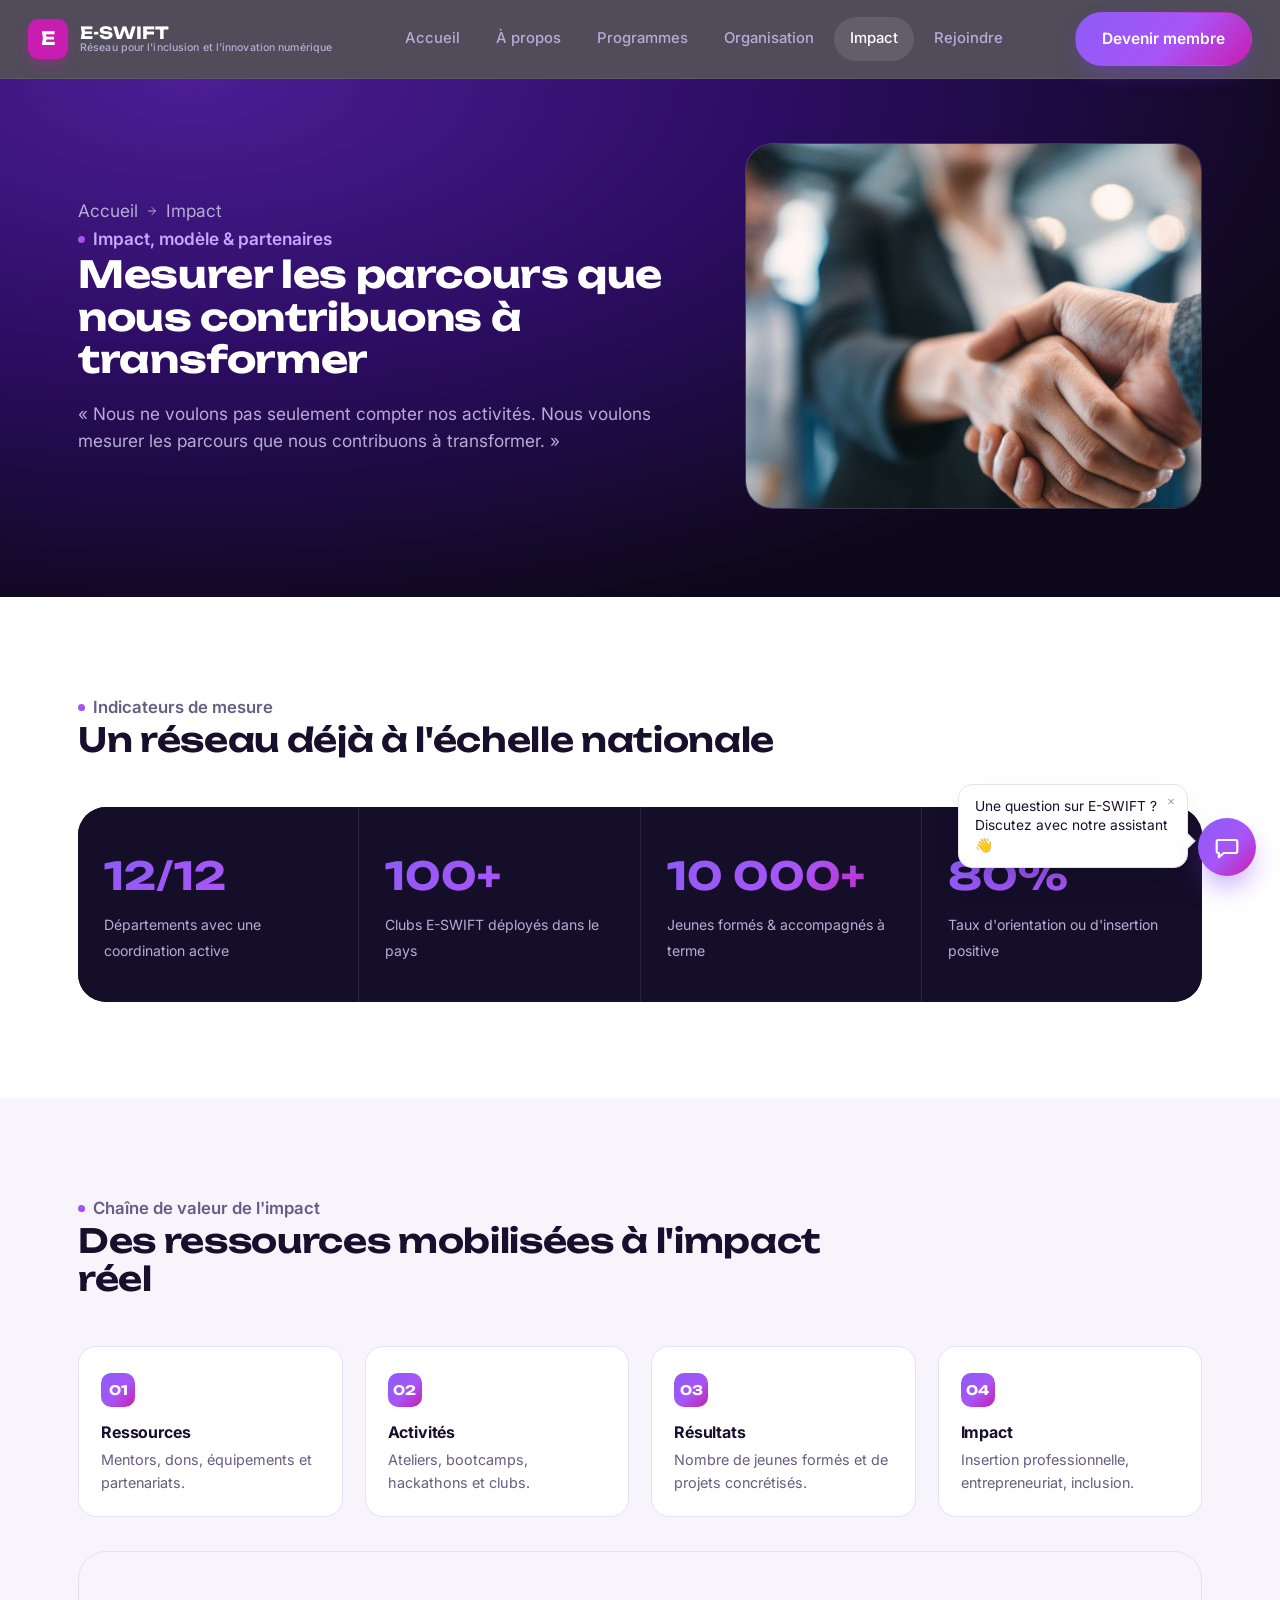
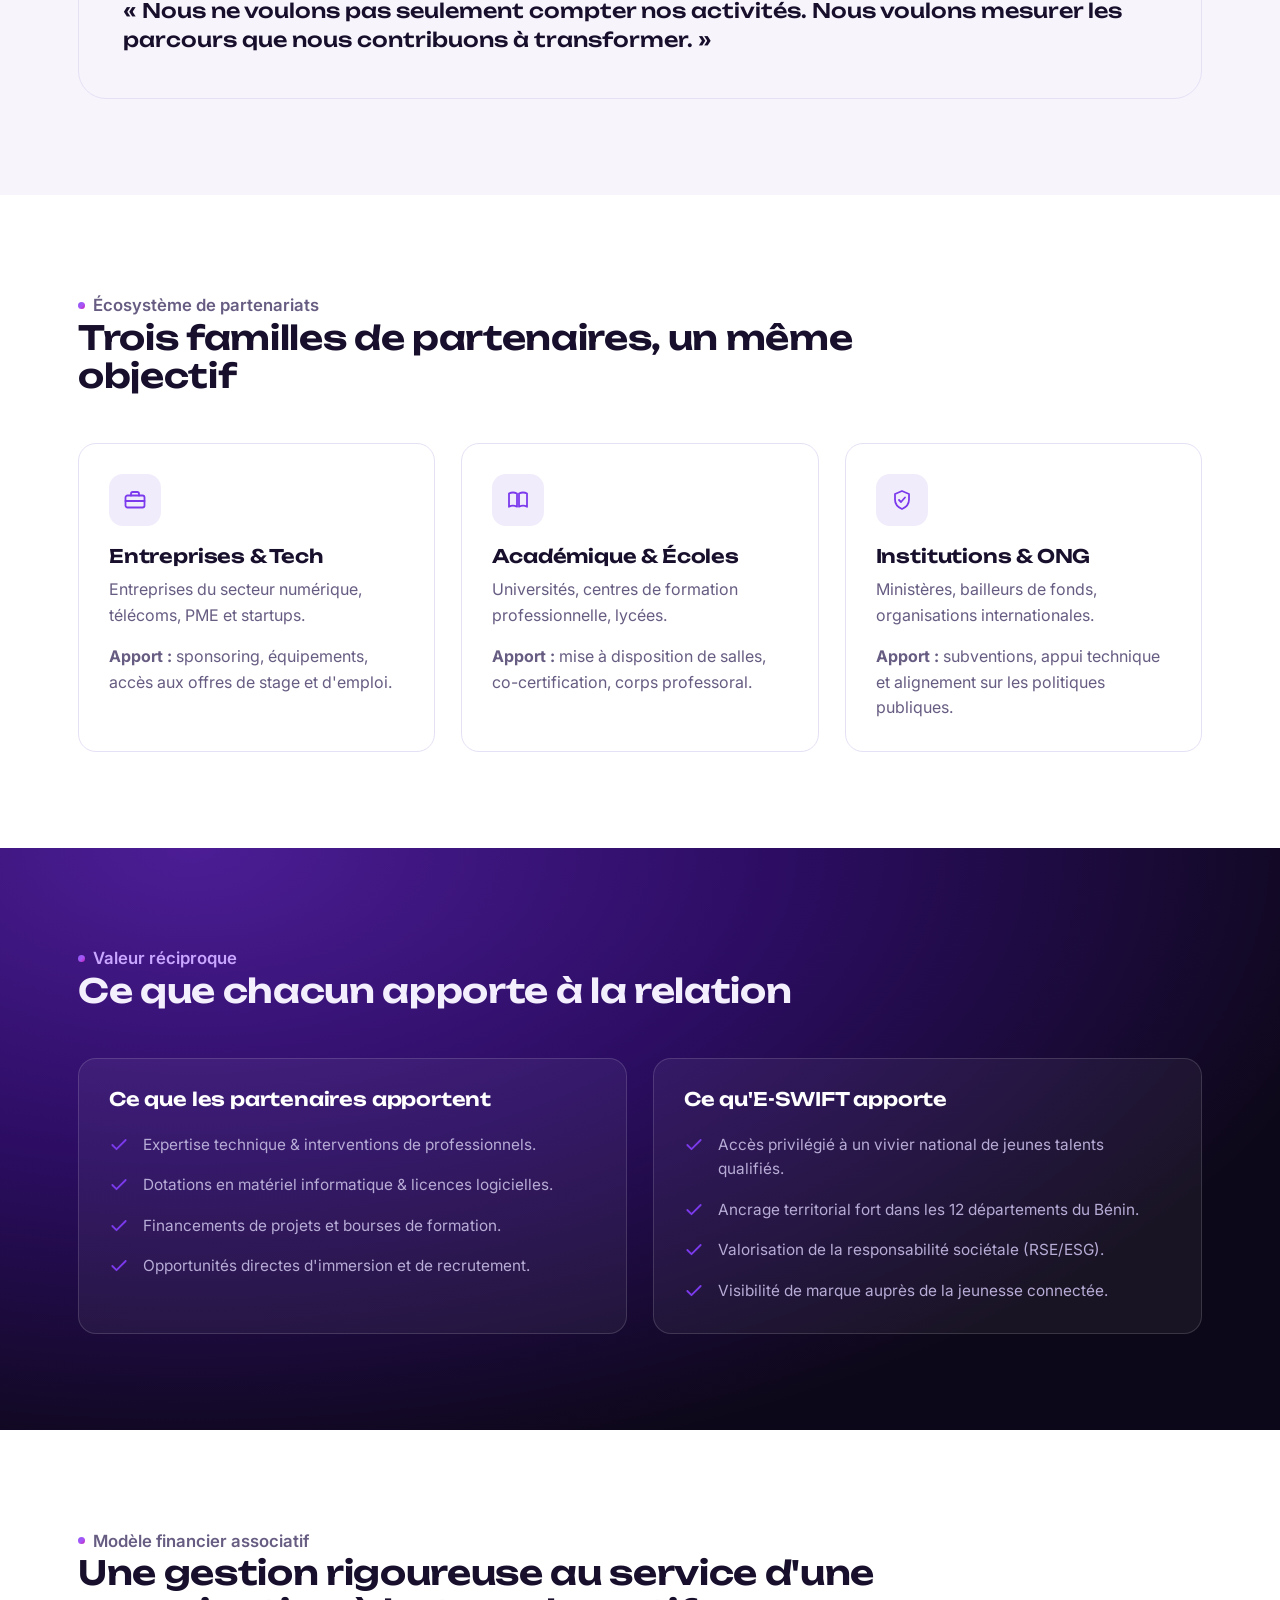
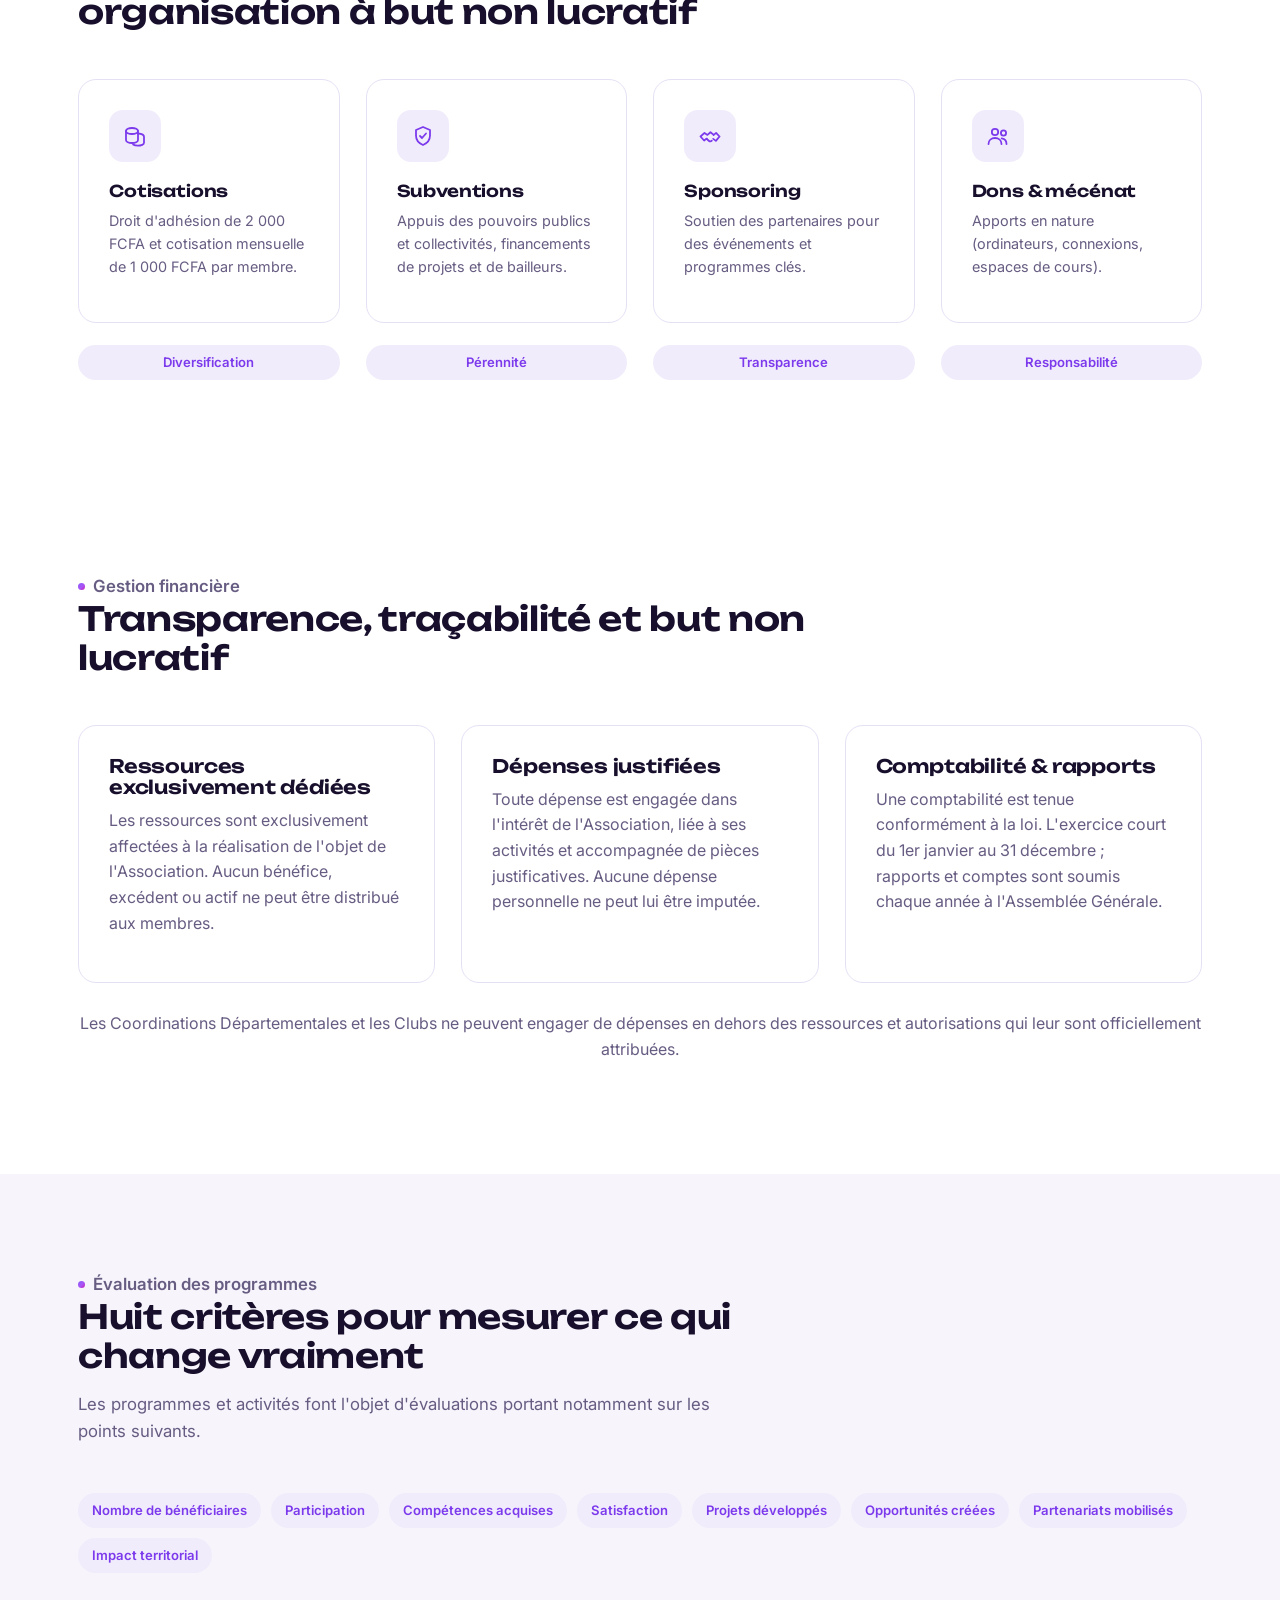
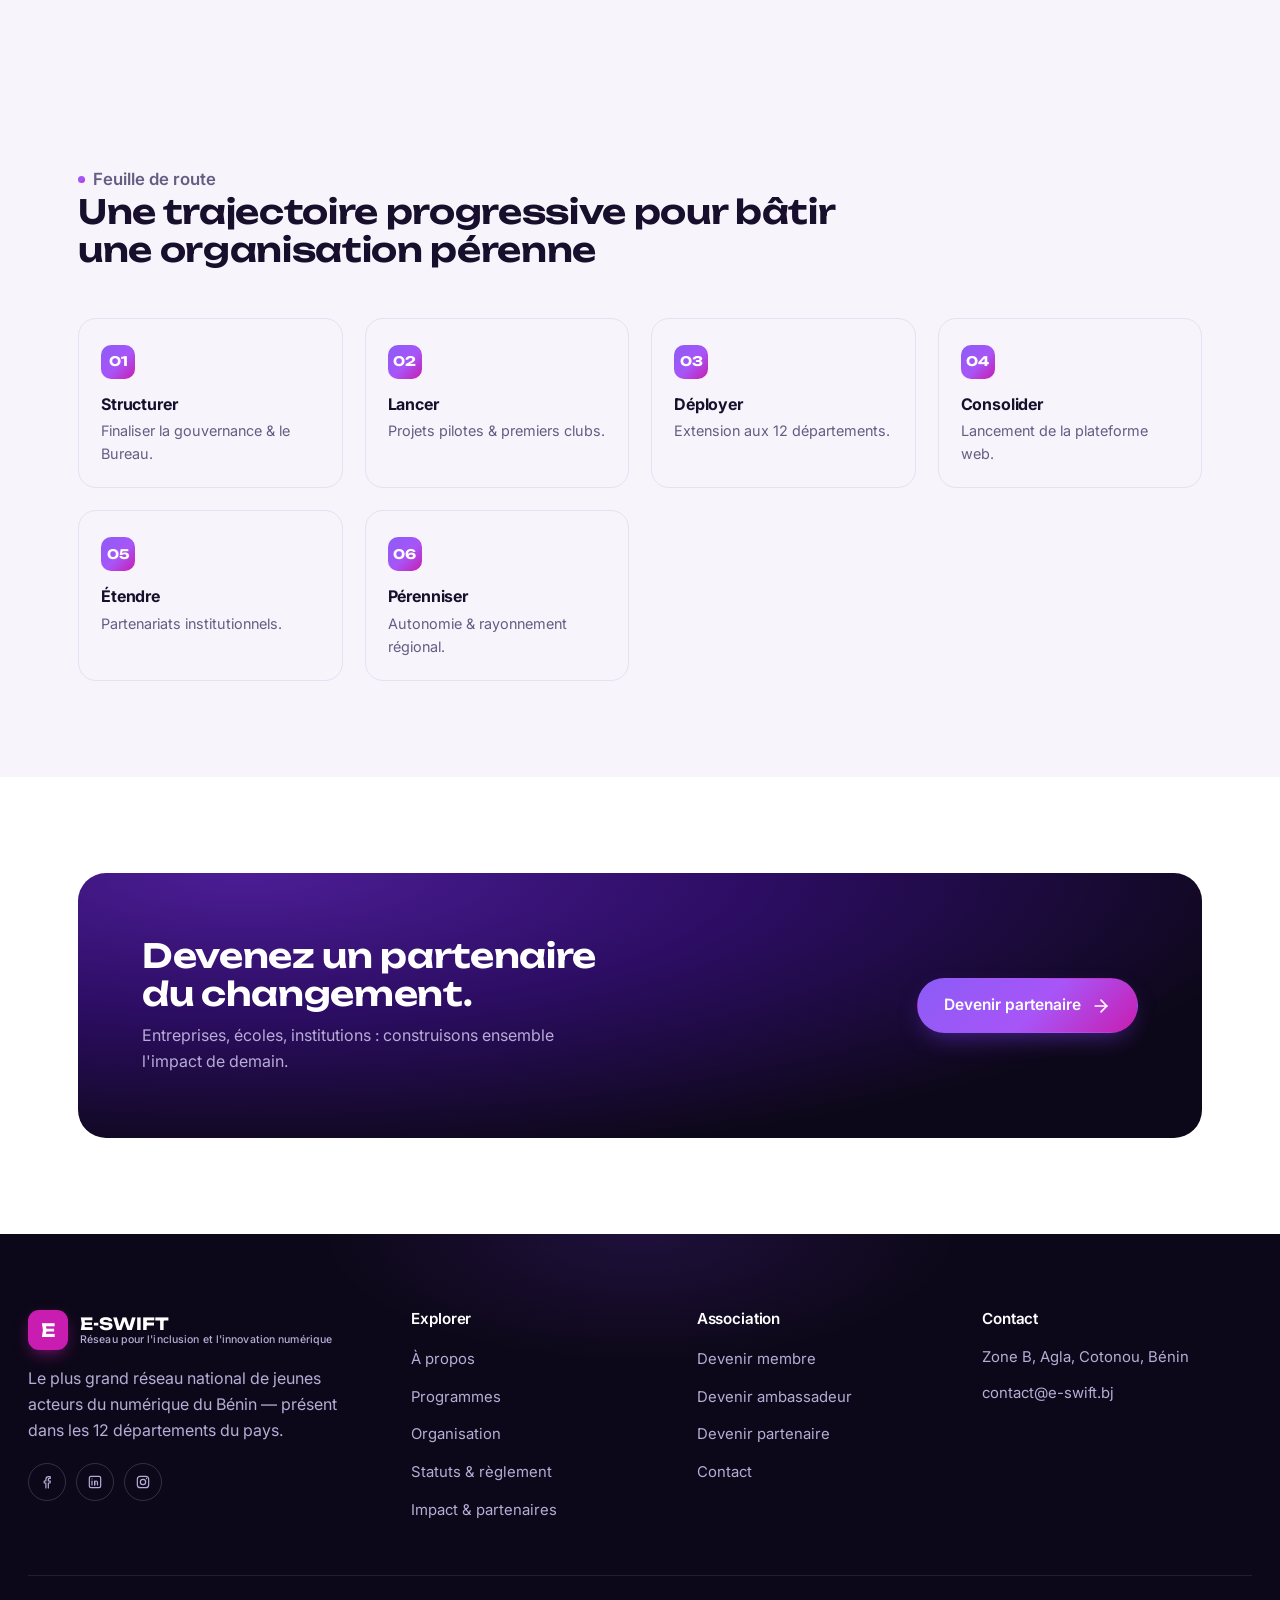
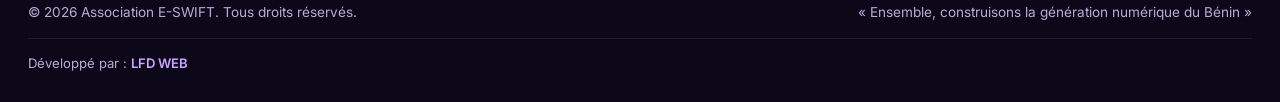
<file: impact/index.html>
<!DOCTYPE html>
<html lang="fr">
<head>
<meta charset="UTF-8">
<meta name="viewport" content="width=device-width, initial-scale=1.0">
<title>Impact — Indicateurs, modèle financier et partenaires d'E-SWIFT</title>
<meta name="description" content="Indicateurs de terrain, chaîne de valeur de l'impact, écosystème de partenariats, modèle financier associatif et feuille de route du réseau E-SWIFT.">
<link rel="icon" href="data:image/svg+xml,<svg xmlns=%22http://www.w3.org/2000/svg%22 viewBox=%220 0 24 24%22><rect width=%2224%22 height=%2224%22 rx=%226%22 fill=%22%23C81DB0%22/><text x=%2212%22 y=%2217%22 font-size=%2214%22 font-family=%22Arial%22 font-weight=%22bold%22 fill=%22white%22 text-anchor=%22middle%22>E</text></svg>">
<link rel="stylesheet" href="/assets/css/styles.css">
<meta property="og:title" content="Impact — Indicateurs, modèle financier et partenaires d'E-SWIFT">
<meta property="og:description" content="Indicateurs de terrain, chaîne de valeur de l'impact, écosystème de partenariats, modèle financier associatif et feuille de route du réseau E-SWIFT.">
<meta property="og:type" content="website">
</head>
<body>
<a href="#main" class="skip-link">Aller au contenu</a>
<header class="site-header">
  <div class="container">
    <a href="/" class="brand" aria-label="Association E-SWIFT — accueil">
      <span class="brand-mark">E</span>
      <span class="brand-word">E-SWIFT<span>Réseau pour l'inclusion et l'innovation numérique</span></span>
    </a>
    <nav class="nav-desktop" aria-label="Navigation principale">
      <a href="/">Accueil</a>
      <a href="/a-propos/">À propos</a>
      <a href="/programmes/">Programmes</a>
      <a href="/organisation/">Organisation</a>
      <a href="/impact/" class="active">Impact</a>
      <a href="/rejoindre/">Rejoindre</a>
    </nav>
    <div class="header-actions">
      <a href="/rejoindre/" class="btn btn-primary desktop-only">Devenir membre</a>
      <button class="nav-toggle" aria-label="Ouvrir le menu" aria-expanded="false">
        <svg viewBox="0 0 24 24" fill="none" stroke="currentColor" stroke-width="2" stroke-linecap="round"><line x1="4" y1="7" x2="20" y2="7"/><line x1="4" y1="12" x2="20" y2="12"/><line x1="4" y1="17" x2="20" y2="17"/></svg>
      </button>
    </div>
  </div>
  <nav class="nav-mobile" aria-label="Navigation mobile">
      <a href="/">Accueil</a>
      <a href="/a-propos/">À propos</a>
      <a href="/programmes/">Programmes</a>
      <a href="/organisation/">Organisation</a>
      <a href="/impact/" class="active">Impact</a>
      <a href="/rejoindre/">Rejoindre</a>
      <a href="/rejoindre/" class="btn btn-primary btn-block">Devenir membre</a>
  </nav>
</header>
<main id="main">
<section class="page-hero">
  <div class="container">
    <div class="page-hero-grid"><div><p class="page-hero-crumb"><a href="/">Accueil</a> <svg viewBox="0 0 24 24" fill="none" stroke="currentColor" stroke-width="2" stroke-linecap="round" stroke-linejoin="round"><line x1="5" y1="12" x2="19" y2="12"/><polyline points="12 5 19 12 12 19"/></svg> <span>Impact</span></p>
    <p class="eyebrow">Impact, modèle &amp; partenaires</p>
    <h1>Mesurer les parcours que nous contribuons à transformer</h1>
    <p>« Nous ne voulons pas seulement compter nos activités. Nous voulons mesurer les parcours que nous contribuons à transformer. »</p></div><div class="page-hero-media"><img src="/assets/img/hero-impact.jpg" alt="Poignée de main entre partenaires, symbolisant les collaborations qui soutiennent l'impact d'E-SWIFT." loading="eager" width="900" height="720"></div></div>
  </div>
</section>

<section class="section-pad">
  <div class="container">
    <div class="section-head reveal">
      <p class="eyebrow">Indicateurs de mesure</p>
      <h2>Un réseau déjà à l'échelle nationale</h2>
    </div>
    <div class="stat-strip reveal">
      <div class="stat"><b>12/12</b><span>Départements avec une coordination active</span></div>
      <div class="stat"><b>100+</b><span>Clubs E-SWIFT déployés dans le pays</span></div>
      <div class="stat"><b>10 000+</b><span>Jeunes formés &amp; accompagnés à terme</span></div>
      <div class="stat"><b>80%</b><span>Taux d'orientation ou d'insertion positive</span></div>
    </div>
  </div>
</section>

<section class="section-pad bg-tint">
  <div class="container">
    <div class="section-head reveal">
      <p class="eyebrow">Chaîne de valeur de l'impact</p>
      <h2>Des ressources mobilisées à l'impact réel</h2>
    </div>
    <div class="steps reveal">
      <div class="step" style="background:var(--paper);"><div class="step-num">01</div><h4>Ressources</h4><p>Mentors, dons, équipements et partenariats.</p></div>
      <div class="step" style="background:var(--paper);"><div class="step-num">02</div><h4>Activités</h4><p>Ateliers, bootcamps, hackathons et clubs.</p></div>
      <div class="step" style="background:var(--paper);"><div class="step-num">03</div><h4>Résultats</h4><p>Nombre de jeunes formés et de projets concrétisés.</p></div>
      <div class="step" style="background:var(--paper);"><div class="step-num">04</div><h4>Impact</h4><p>Insertion professionnelle, entrepreneuriat, inclusion.</p></div>
    </div>
    <div class="callout reveal" style="margin-top:34px;">
      <blockquote>« Nous ne voulons pas seulement compter nos activités. Nous voulons mesurer les parcours que nous contribuons à transformer. »</blockquote>
    </div>
  </div>
</section>

<section class="section-pad">
  <div class="container">
    <div class="section-head reveal">
      <p class="eyebrow">Écosystème de partenariats</p>
      <h2>Trois familles de partenaires, un même objectif</h2>
    </div>
    <div class="grid grid-3">
      <div class="card reveal">
        <div class="icon-tile" style="background:var(--paper-tint-2);color:var(--violet);"><svg viewBox="0 0 24 24" fill="none" stroke="currentColor" stroke-width="1.8" stroke-linecap="round" stroke-linejoin="round"><rect x="2.5" y="7.5" width="19" height="12" rx="2"/><path d="M8 7.5V5.8A1.8 1.8 0 019.8 4h4.4A1.8 1.8 0 0116 5.8V7.5"/><line x1="2.5" y1="13" x2="21.5" y2="13"/></svg></div>
        <h3>Entreprises &amp; Tech</h3>
        <p class="text-muted">Entreprises du secteur numérique, télécoms, PME et startups.</p>
        <p class="text-muted" style="margin:0;"><strong>Apport :</strong> sponsoring, équipements, accès aux offres de stage et d'emploi.</p>
      </div>
      <div class="card reveal">
        <div class="icon-tile" style="background:var(--paper-tint-2);color:var(--violet);"><svg viewBox="0 0 24 24" fill="none" stroke="currentColor" stroke-width="1.8" stroke-linecap="round" stroke-linejoin="round"><path d="M3 5.5c2.4-1.3 5.3-1.3 8 0v13.2c-2.7-1.3-5.6-1.3-8 0V5.5z"/><path d="M21 5.5c-2.4-1.3-5.3-1.3-8 0v13.2c2.7-1.3 5.6-1.3 8 0V5.5z"/></svg></div>
        <h3>Académique &amp; Écoles</h3>
        <p class="text-muted">Universités, centres de formation professionnelle, lycées.</p>
        <p class="text-muted" style="margin:0;"><strong>Apport :</strong> mise à disposition de salles, co-certification, corps professoral.</p>
      </div>
      <div class="card reveal">
        <div class="icon-tile" style="background:var(--paper-tint-2);color:var(--violet);"><svg viewBox="0 0 24 24" fill="none" stroke="currentColor" stroke-width="1.8" stroke-linecap="round" stroke-linejoin="round"><path d="M12 3l7 3v5.5c0 4.5-3 7.8-7 9.5-4-1.7-7-5-7-9.5V6l7-3z"/><polyline points="9 12 11 14 15 9.5"/></svg></div>
        <h3>Institutions &amp; ONG</h3>
        <p class="text-muted">Ministères, bailleurs de fonds, organisations internationales.</p>
        <p class="text-muted" style="margin:0;"><strong>Apport :</strong> subventions, appui technique et alignement sur les politiques publiques.</p>
      </div>
    </div>
  </div>
</section>

<section class="section-pad bg-dark">
  <div class="container">
    <div class="section-head on-dark reveal">
      <p class="eyebrow">Valeur réciproque</p>
      <h2>Ce que chacun apporte à la relation</h2>
    </div>
    <div class="grid grid-2">
      <div class="card reveal" style="background:rgba(255,255,255,.05); border-color:rgba(255,255,255,.14);">
        <h3 style="color:#fff;">Ce que les partenaires apportent</h3>
        <ul class="feature-list">
          <li><svg viewBox="0 0 24 24" fill="none" stroke="currentColor" stroke-width="2.2" stroke-linecap="round" stroke-linejoin="round"><polyline points="20 6 9 17 4 12"/></svg><span style="color:var(--text-on-dark-muted);">Expertise technique &amp; interventions de professionnels.</span></li>
          <li><svg viewBox="0 0 24 24" fill="none" stroke="currentColor" stroke-width="2.2" stroke-linecap="round" stroke-linejoin="round"><polyline points="20 6 9 17 4 12"/></svg><span style="color:var(--text-on-dark-muted);">Dotations en matériel informatique &amp; licences logicielles.</span></li>
          <li><svg viewBox="0 0 24 24" fill="none" stroke="currentColor" stroke-width="2.2" stroke-linecap="round" stroke-linejoin="round"><polyline points="20 6 9 17 4 12"/></svg><span style="color:var(--text-on-dark-muted);">Financements de projets et bourses de formation.</span></li>
          <li><svg viewBox="0 0 24 24" fill="none" stroke="currentColor" stroke-width="2.2" stroke-linecap="round" stroke-linejoin="round"><polyline points="20 6 9 17 4 12"/></svg><span style="color:var(--text-on-dark-muted);">Opportunités directes d'immersion et de recrutement.</span></li>
        </ul>
      </div>
      <div class="card reveal" style="background:rgba(255,255,255,.05); border-color:rgba(255,255,255,.14);">
        <h3 style="color:#fff;">Ce qu'E-SWIFT apporte</h3>
        <ul class="feature-list">
          <li><svg viewBox="0 0 24 24" fill="none" stroke="currentColor" stroke-width="2.2" stroke-linecap="round" stroke-linejoin="round"><polyline points="20 6 9 17 4 12"/></svg><span style="color:var(--text-on-dark-muted);">Accès privilégié à un vivier national de jeunes talents qualifiés.</span></li>
          <li><svg viewBox="0 0 24 24" fill="none" stroke="currentColor" stroke-width="2.2" stroke-linecap="round" stroke-linejoin="round"><polyline points="20 6 9 17 4 12"/></svg><span style="color:var(--text-on-dark-muted);">Ancrage territorial fort dans les 12 départements du Bénin.</span></li>
          <li><svg viewBox="0 0 24 24" fill="none" stroke="currentColor" stroke-width="2.2" stroke-linecap="round" stroke-linejoin="round"><polyline points="20 6 9 17 4 12"/></svg><span style="color:var(--text-on-dark-muted);">Valorisation de la responsabilité sociétale (RSE/ESG).</span></li>
          <li><svg viewBox="0 0 24 24" fill="none" stroke="currentColor" stroke-width="2.2" stroke-linecap="round" stroke-linejoin="round"><polyline points="20 6 9 17 4 12"/></svg><span style="color:var(--text-on-dark-muted);">Visibilité de marque auprès de la jeunesse connectée.</span></li>
        </ul>
      </div>
    </div>
  </div>
</section>

<section class="section-pad">
  <div class="container">
    <div class="section-head reveal">
      <p class="eyebrow">Modèle financier associatif</p>
      <h2>Une gestion rigoureuse au service d'une organisation à but non lucratif</h2>
    </div>
    <div class="grid grid-4">
      <div class="card reveal"><div class="icon-tile" style="background:var(--paper-tint-2);color:var(--violet);"><svg viewBox="0 0 24 24" fill="none" stroke="currentColor" stroke-width="1.8" stroke-linecap="round" stroke-linejoin="round"><ellipse cx="9" cy="7" rx="6" ry="3"/><path d="M3 7v9c0 1.7 2.7 3 6 3s6-1.3 6-3V7"/><path d="M15 9.5c3 .2 6 1.4 6 3.2v6c0 1.7-3 3-6 3-2 0-3.8-.5-4.9-1.3"/></svg></div><h3 style="font-size:1.02rem;">Cotisations</h3><p class="text-muted" style="font-size:.9rem;">Droit d'adhésion de 2 000 FCFA et cotisation mensuelle de 1 000 FCFA par membre.</p></div>
      <div class="card reveal"><div class="icon-tile" style="background:var(--paper-tint-2);color:var(--violet);"><svg viewBox="0 0 24 24" fill="none" stroke="currentColor" stroke-width="1.8" stroke-linecap="round" stroke-linejoin="round"><path d="M12 3l7 3v5.5c0 4.5-3 7.8-7 9.5-4-1.7-7-5-7-9.5V6l7-3z"/><polyline points="9 12 11 14 15 9.5"/></svg></div><h3 style="font-size:1.02rem;">Subventions</h3><p class="text-muted" style="font-size:.9rem;">Appuis des pouvoirs publics et collectivités, financements de projets et de bailleurs.</p></div>
      <div class="card reveal"><div class="icon-tile" style="background:var(--paper-tint-2);color:var(--violet);"><svg viewBox="0 0 24 24" fill="none" stroke="currentColor" stroke-width="1.8" stroke-linecap="round" stroke-linejoin="round"><path d="M2.5 12.5l4-3.6 3 2 3-2.6 3.2 2.6M2.5 12.5l3.6 4 2.7-1.9M21.5 12.5l-3.4-3.6-2.6 2.2M21.5 12.5l-3.6 4.4-2.7-2"/><path d="M8.8 15l2.3 2c.7.6 1.8.6 2.4-.1l.3-.3"/></svg></div><h3 style="font-size:1.02rem;">Sponsoring</h3><p class="text-muted" style="font-size:.9rem;">Soutien des partenaires pour des événements et programmes clés.</p></div>
      <div class="card reveal"><div class="icon-tile" style="background:var(--paper-tint-2);color:var(--violet);"><svg viewBox="0 0 24 24" fill="none" stroke="currentColor" stroke-width="1.8" stroke-linecap="round" stroke-linejoin="round"><circle cx="9" cy="8" r="3.2"/><path d="M2.5 20c0-3.6 2.9-6 6.5-6s6.5 2.4 6.5 6"/><circle cx="17.5" cy="9" r="2.6"/><path d="M15.7 14.3c2.9.4 4.8 2.6 4.8 5.7"/></svg></div><h3 style="font-size:1.02rem;">Dons &amp; mécénat</h3><p class="text-muted" style="font-size:.9rem;">Apports en nature (ordinateurs, connexions, espaces de cours).</p></div>
    </div>
    <div class="grid grid-4 reveal" style="margin-top:22px;">
      <span class="tag-pill center" style="justify-content:center;">Diversification</span>
      <span class="tag-pill center" style="justify-content:center;">Pérennité</span>
      <span class="tag-pill center" style="justify-content:center;">Transparence</span>
      <span class="tag-pill center" style="justify-content:center;">Responsabilité</span>
    </div>
  </div>
</section>

<section class="section-pad">
  <div class="container">
    <div class="section-head reveal">
      <p class="eyebrow">Gestion financière</p>
      <h2>Transparence, traçabilité et but non lucratif</h2>
    </div>
    <div class="grid grid-3">
      <div class="card reveal">
        <h3>Ressources exclusivement dédiées</h3>
        <p class="text-muted">Les ressources sont exclusivement affectées à la réalisation de l'objet de l'Association. Aucun bénéfice, excédent ou actif ne peut être distribué aux membres.</p>
      </div>
      <div class="card reveal">
        <h3>Dépenses justifiées</h3>
        <p class="text-muted">Toute dépense est engagée dans l'intérêt de l'Association, liée à ses activités et accompagnée de pièces justificatives. Aucune dépense personnelle ne peut lui être imputée.</p>
      </div>
      <div class="card reveal">
        <h3>Comptabilité &amp; rapports</h3>
        <p class="text-muted">Une comptabilité est tenue conformément à la loi. L'exercice court du 1er janvier au 31 décembre ; rapports et comptes sont soumis chaque année à l'Assemblée Générale.</p>
      </div>
    </div>
    <p class="text-muted" style="margin-top:28px; text-align:center;">Les Coordinations Départementales et les Clubs ne peuvent engager de dépenses en dehors des ressources et autorisations qui leur sont officiellement attribuées.</p>
  </div>
</section>

<section class="section-pad bg-tint">
  <div class="container">
    <div class="section-head reveal">
      <p class="eyebrow">Évaluation des programmes</p>
      <h2>Huit critères pour mesurer ce qui change vraiment</h2>
      <p>Les programmes et activités font l'objet d'évaluations portant notamment sur les points suivants.</p>
    </div>
    <div class="reveal" style="display:flex; flex-wrap:wrap; gap:10px;"><span class="tag-pill">Nombre de bénéficiaires</span><span class="tag-pill">Participation</span><span class="tag-pill">Compétences acquises</span><span class="tag-pill">Satisfaction</span><span class="tag-pill">Projets développés</span><span class="tag-pill">Opportunités créées</span><span class="tag-pill">Partenariats mobilisés</span><span class="tag-pill">Impact territorial</span></div>
  </div>
</section>

<section class="section-pad bg-tint">
  <div class="container">
    <div class="section-head reveal">
      <p class="eyebrow">Feuille de route</p>
      <h2>Une trajectoire progressive pour bâtir une organisation pérenne</h2>
    </div>
    <div class="steps reveal">
      <div class="step"><div class="step-num">01</div><h4>Structurer</h4><p>Finaliser la gouvernance &amp; le Bureau.</p></div>
      <div class="step"><div class="step-num">02</div><h4>Lancer</h4><p>Projets pilotes &amp; premiers clubs.</p></div>
      <div class="step"><div class="step-num">03</div><h4>Déployer</h4><p>Extension aux 12 départements.</p></div>
      <div class="step"><div class="step-num">04</div><h4>Consolider</h4><p>Lancement de la plateforme web.</p></div>
      <div class="step"><div class="step-num">05</div><h4>Étendre</h4><p>Partenariats institutionnels.</p></div>
      <div class="step"><div class="step-num">06</div><h4>Pérenniser</h4><p>Autonomie &amp; rayonnement régional.</p></div>
    </div>
  </div>
</section>

<section class="section-pad">
  <div class="container">
    <div class="cta-band reveal">
      <div>
        <h3>Devenez un partenaire du changement.</h3>
        <p>Entreprises, écoles, institutions : construisons ensemble l'impact de demain.</p>
      </div>
      <div class="cta-actions">
        <a href="/rejoindre/#partenaires" class="btn btn-primary">Devenir partenaire <svg viewBox="0 0 24 24" fill="none" stroke="currentColor" stroke-width="2" stroke-linecap="round" stroke-linejoin="round"><line x1="5" y1="12" x2="19" y2="12"/><polyline points="12 5 19 12 12 19"/></svg></a>
      </div>
    </div>
  </div>
</section>
</main>
<footer class="site-footer">
  <div class="container">
    <div class="footer-grid">
      <div class="footer-brand">
        <div class="brand">
          <span class="brand-mark">E</span>
          <span class="brand-word">E-SWIFT<span>Réseau pour l'inclusion et l'innovation numérique</span></span>
        </div>
        <p>Le plus grand réseau national de jeunes acteurs du numérique du Bénin — présent dans les 12 départements du pays.</p>
        <div class="footer-social">
          <a href="#" aria-label="Facebook"><svg viewBox="0 0 24 24" fill="none" stroke="currentColor" stroke-width="1.8" stroke-linecap="round" stroke-linejoin="round"><path d="M14 21v-7.5h2.5l.5-3H14V8.2c0-1 .3-1.7 1.8-1.7H17V4.1c-.3 0-1.3-.1-2.5-.1-2.5 0-4.2 1.5-4.2 4.3v2.2H7.8v3H10.3V21"/></svg></a>
          <a href="#" aria-label="LinkedIn"><svg viewBox="0 0 24 24" fill="none" stroke="currentColor" stroke-width="1.8" stroke-linecap="round" stroke-linejoin="round"><rect x="3.5" y="3.5" width="17" height="17" rx="2.5"/><line x1="7.5" y1="10.5" x2="7.5" y2="16.5"/><circle cx="7.5" cy="7.3" r=".2" fill="currentColor"/><path d="M11.5 16.5v-3.6c0-1.5.9-2.4 2.2-2.4s2 .9 2 2.4v3.6"/><line x1="11.5" y1="10.5" x2="11.5" y2="16.5"/></svg></a>
          <a href="#" aria-label="Instagram"><svg viewBox="0 0 24 24" fill="none" stroke="currentColor" stroke-width="1.8"><rect x="3.5" y="3.5" width="17" height="17" rx="4.5"/><circle cx="12" cy="12" r="4"/><circle cx="17.2" cy="6.8" r="1" fill="currentColor" stroke="none"/></svg></a>
        </div>
      </div>
      <div class="footer-col">
        <h4>Explorer</h4>
        <ul>
          <li><a href="/a-propos/">À propos</a></li>
          <li><a href="/programmes/">Programmes</a></li>
          <li><a href="/organisation/">Organisation</a></li>
          <li><a href="/statuts/">Statuts &amp; règlement</a></li>
          <li><a href="/impact/">Impact &amp; partenaires</a></li>
        </ul>
      </div>
      <div class="footer-col">
        <h4>Association</h4>
        <ul>
          <li><a href="/rejoindre/">Devenir membre</a></li>
          <li><a href="/rejoindre/#ambassadeur">Devenir ambassadeur</a></li>
          <li><a href="/rejoindre/#partenaires">Devenir partenaire</a></li>
          <li><a href="/rejoindre/#contact">Contact</a></li>
        </ul>
      </div>
      <div class="footer-col">
        <h4>Contact</h4>
        <ul>
          <li class="muted">Zone B, Agla, Cotonou, Bénin</li>
          <li class="muted">contact@e-swift.bj</li>
        </ul>
      </div>
    </div>
    <div class="footer-bottom">
      <span>© <span data-year></span> Association E-SWIFT. Tous droits réservés.</span>
      <span>« Ensemble, construisons la génération numérique du Bénin »</span>
    </div>
    <div class="footer-credit">
      <span>Développé par : <a href="https://www.lfdweb.com/" target="_blank" rel="noopener">LFD WEB</a></span>
    </div>
  </div>
</footer>
<div id="support-tooltip" class="support-tooltip">
  <button id="support-tooltip-close" class="support-tooltip-close" aria-label="Fermer la suggestion">
    <svg viewBox="0 0 24 24" fill="none" stroke="currentColor" stroke-width="2.4" stroke-linecap="round"><line x1="5" y1="5" x2="19" y2="19"/><line x1="19" y1="5" x2="5" y2="19"/></svg>
  </button>
  Une question sur E-SWIFT ? Discutez avec notre assistant 👋
</div>
<button id="support-launcher" class="support-launcher" aria-label="Ouvrir l'assistant du site" aria-expanded="false">
  <svg viewBox="0 0 24 24" fill="none" stroke="currentColor" stroke-width="2" stroke-linecap="round" stroke-linejoin="round"><path d="M4 5.5h16a1.5 1.5 0 011.5 1.5v9a1.5 1.5 0 01-1.5 1.5H9l-4.5 4v-4H4A1.5 1.5 0 012.5 16V7A1.5 1.5 0 014 5.5z"/></svg>
</button>
<div id="support-panel" class="support-panel" role="dialog" aria-label="Assistant du site E-SWIFT">
  <div class="support-head">
    <span class="brand-mark">E</span>
    <div>
      <div class="support-head-title">Assistant E-SWIFT</div>
      <div class="support-head-sub">Propulsé par Claude · répond sur le site</div>
    </div>
    <button id="support-close" class="support-close" aria-label="Fermer l'assistant">
      <svg viewBox="0 0 24 24" fill="none" stroke="currentColor" stroke-width="2.4" stroke-linecap="round"><line x1="5" y1="5" x2="19" y2="19"/><line x1="19" y1="5" x2="5" y2="19"/></svg>
    </button>
  </div>
  <div id="support-body" class="support-body">
    <div class="support-msg bot">Bonjour ! Je suis l'assistant du site E-SWIFT. Posez-moi vos questions sur l'association, les programmes ou l'adhésion.</div>
  </div>
  <form id="support-form" class="support-foot">
    <input id="support-input" type="text" placeholder="Écrivez votre question…" autocomplete="off">
    <button type="submit" class="support-send" aria-label="Envoyer">
      <svg viewBox="0 0 24 24" fill="none" stroke="currentColor" stroke-width="2.2" stroke-linecap="round" stroke-linejoin="round"><line x1="4" y1="12" x2="20" y2="12"/><polyline points="14 6 20 12 14 18"/></svg>
    </button>
  </form>
</div>
<script src="/assets/js/main.js"></script>
</body>
</html>
</file>
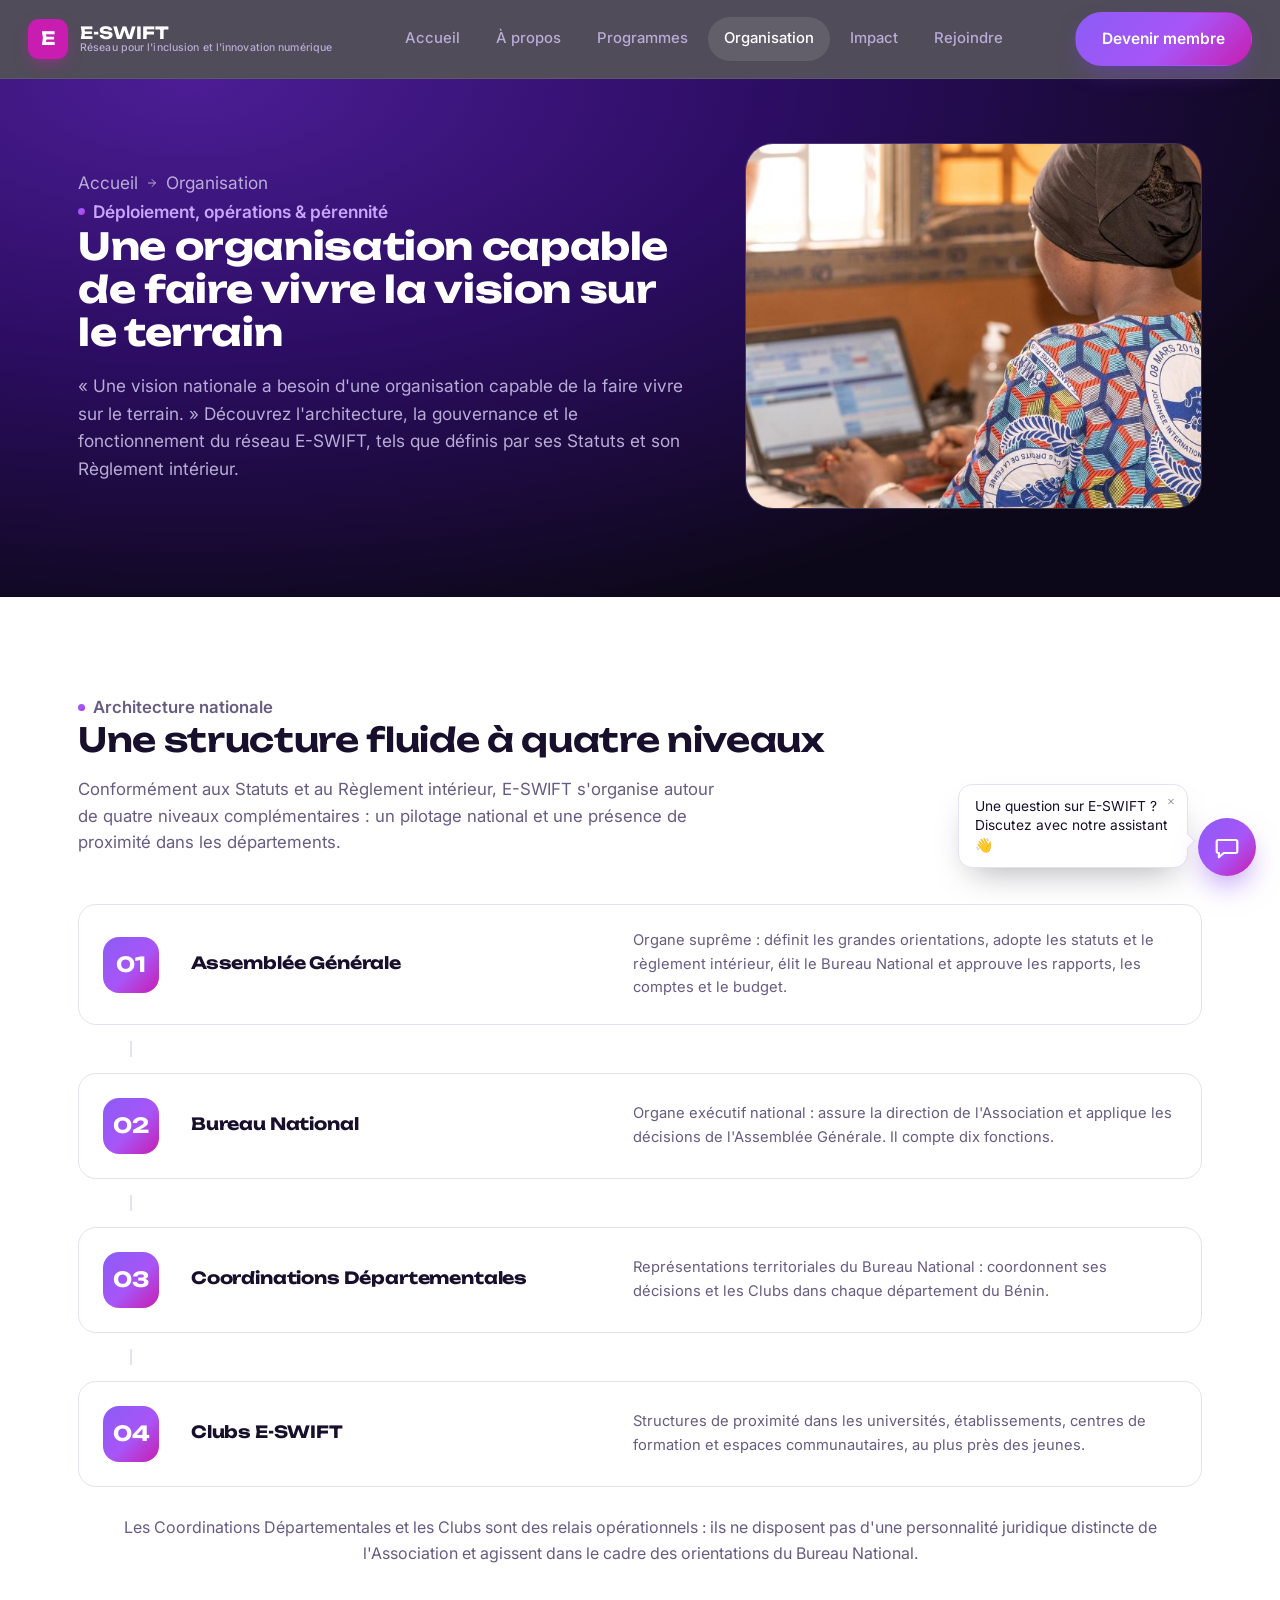
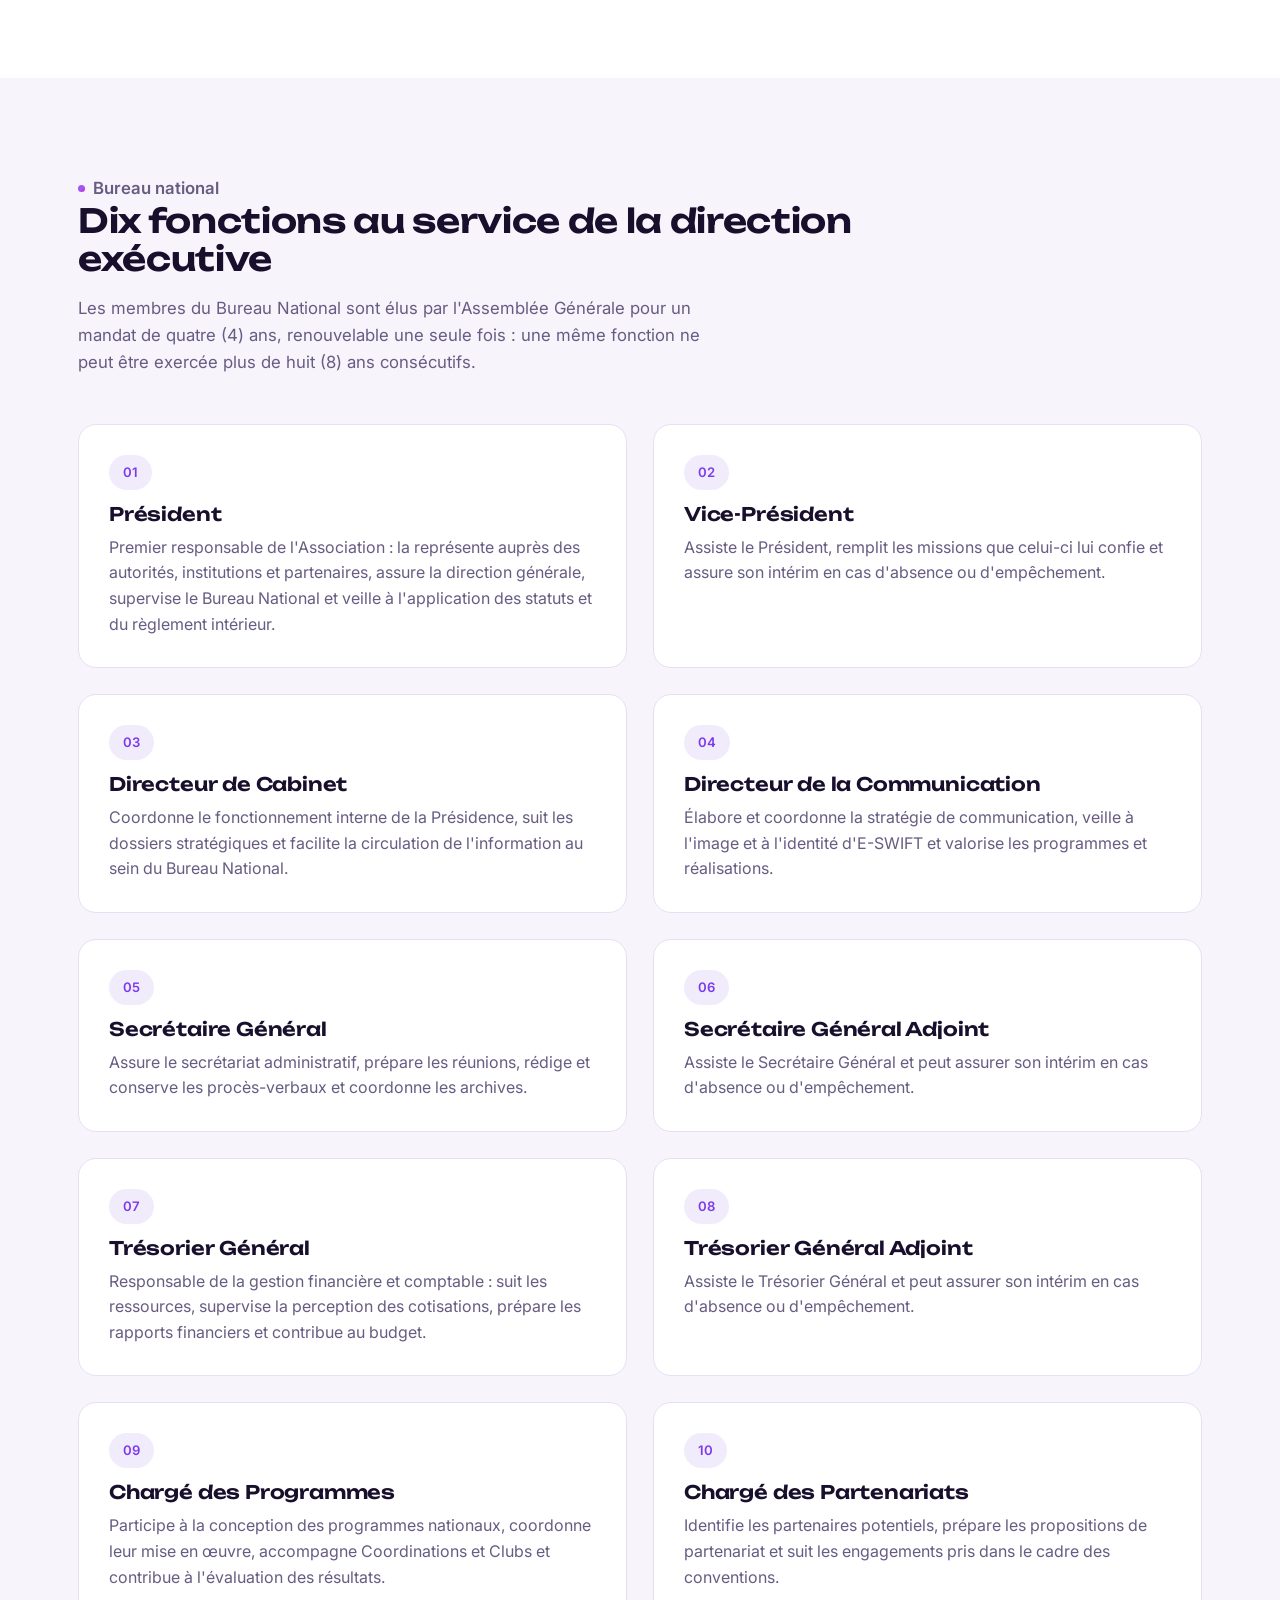
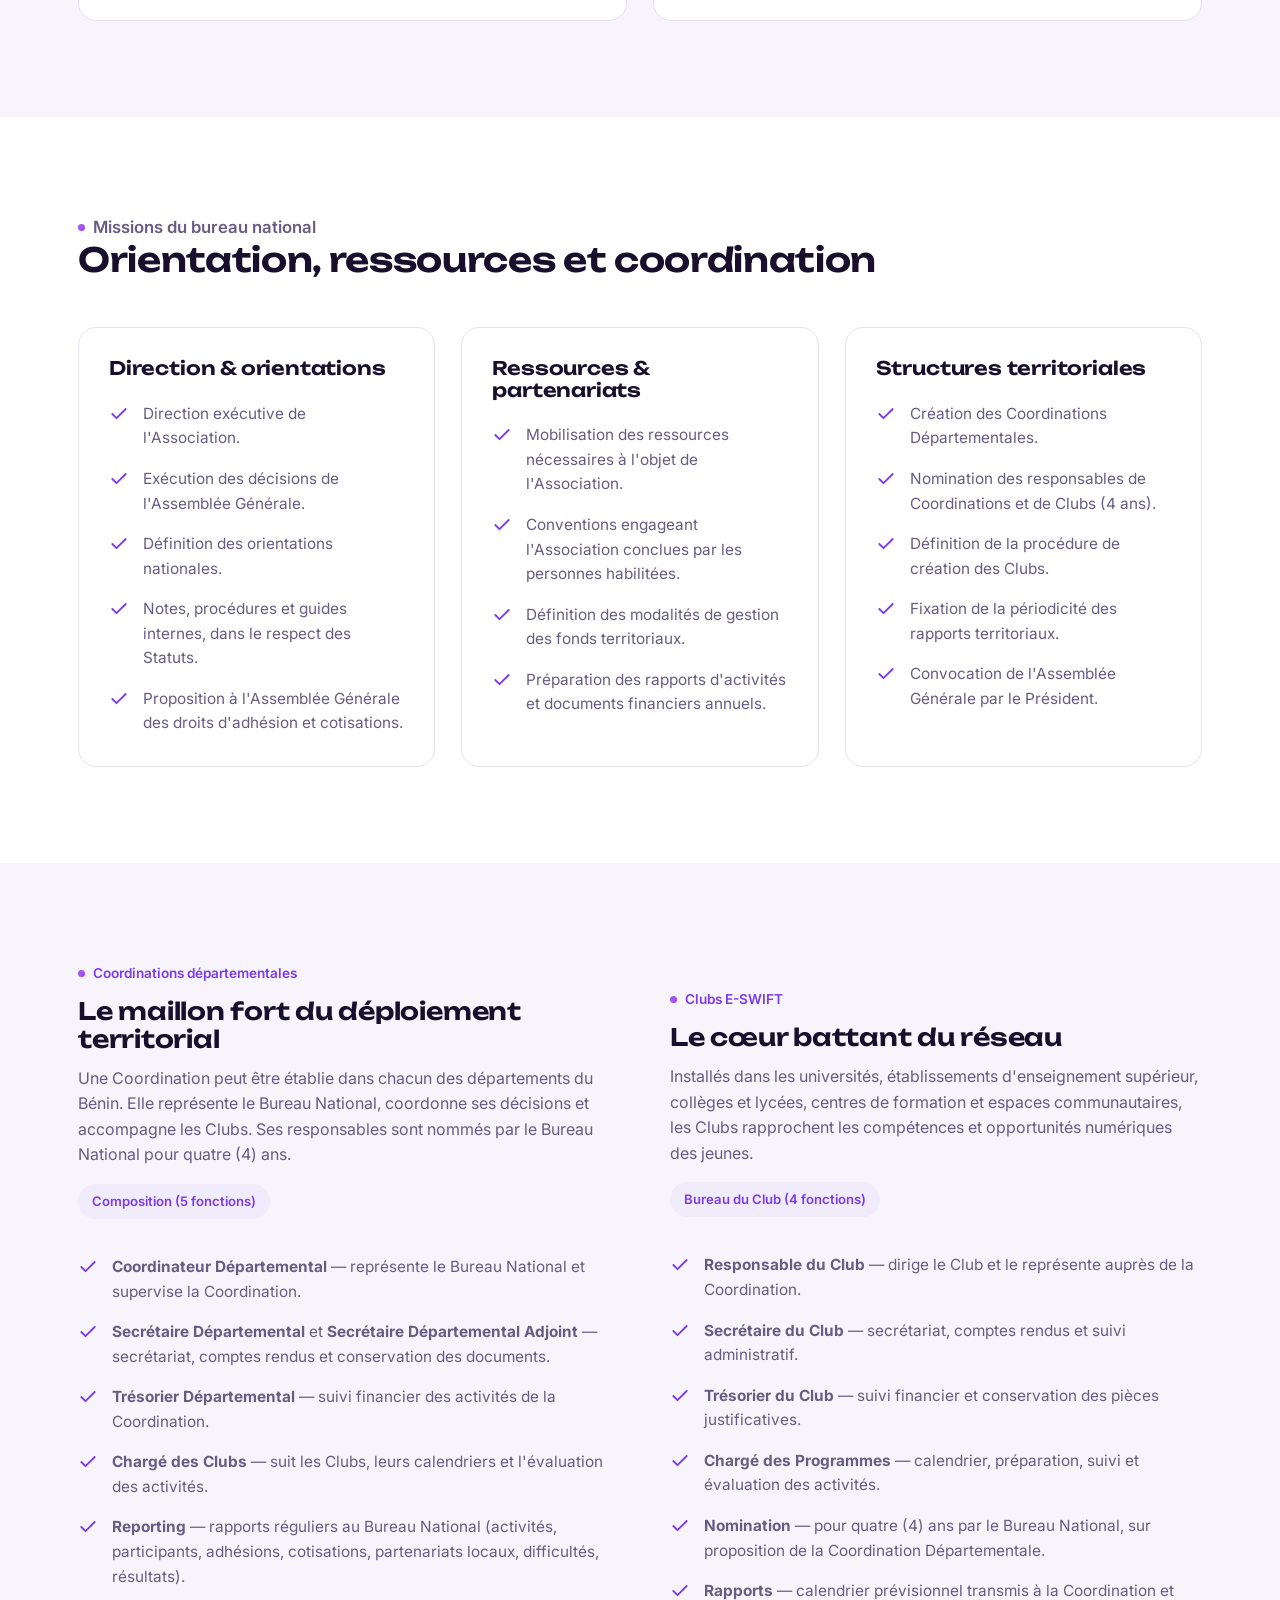
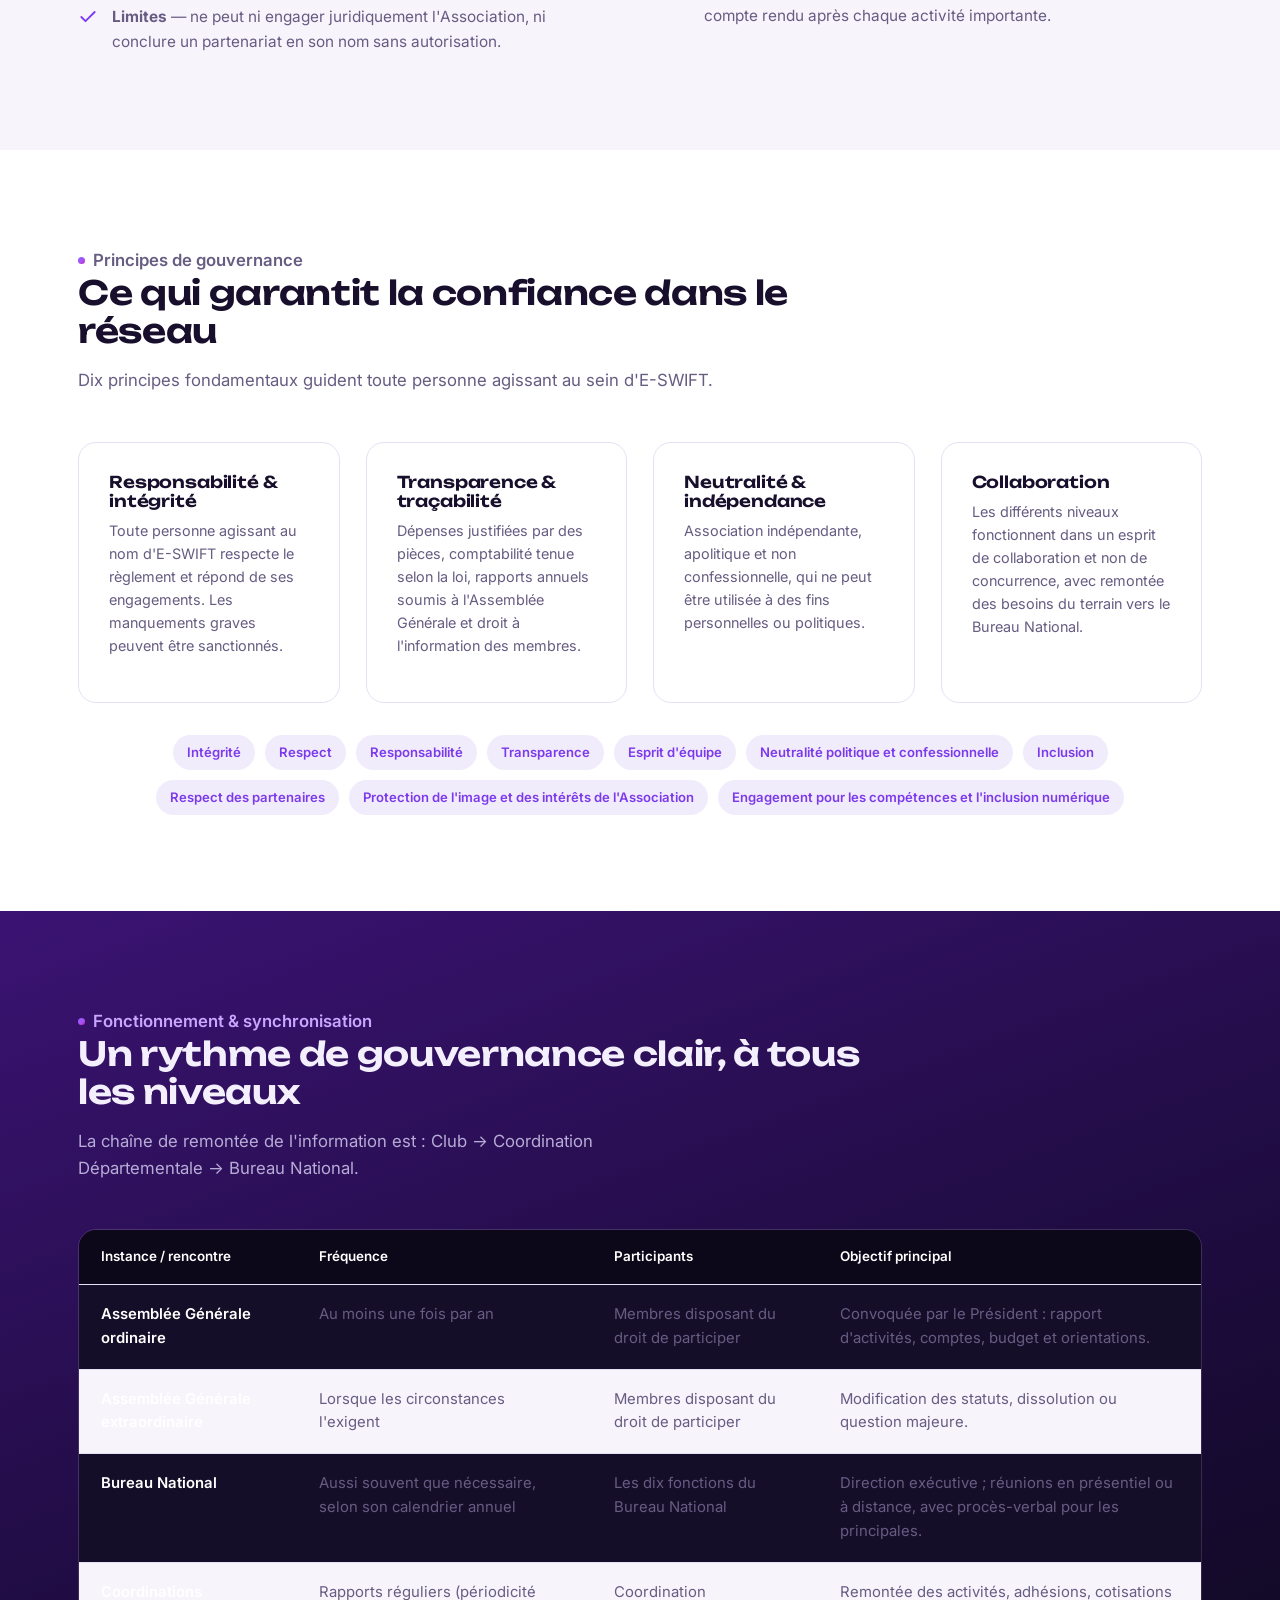
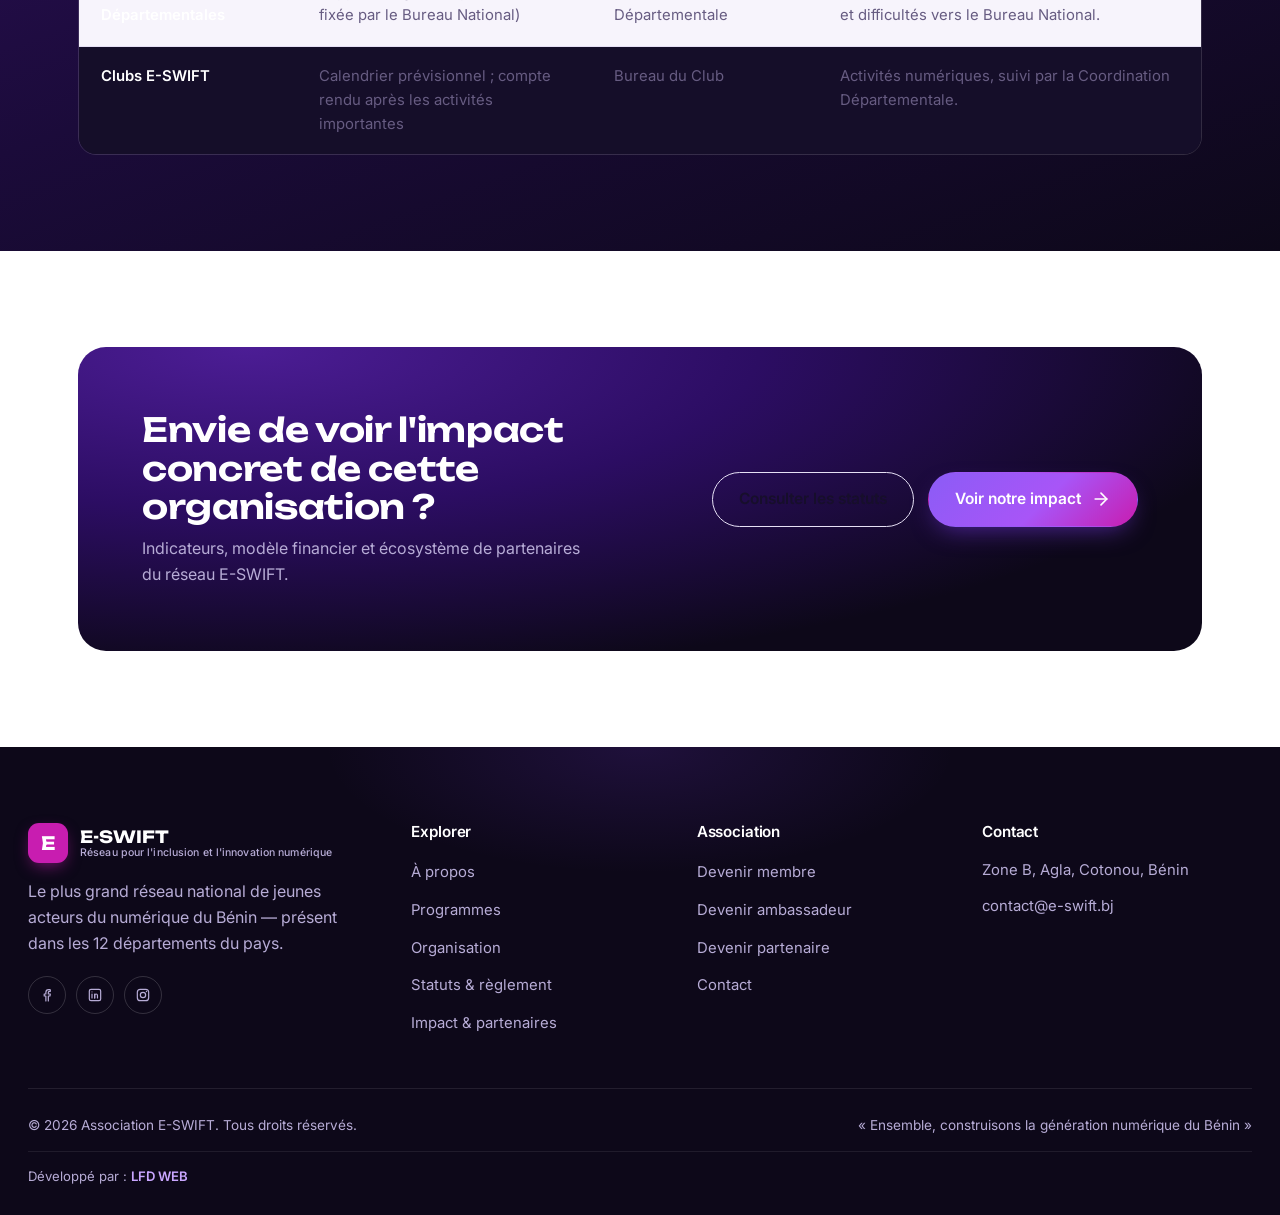
<file: organisation/index.html>
<!DOCTYPE html>
<html lang="fr">
<head>
<meta charset="UTF-8">
<meta name="viewport" content="width=device-width, initial-scale=1.0">
<title>Organisation — Architecture, gouvernance et fonctionnement d'E-SWIFT</title>
<meta name="description" content="Architecture nationale à quatre niveaux, bureau national, coordinations départementales, clubs de proximité et principes de gouvernance du réseau E-SWIFT.">
<link rel="icon" href="data:image/svg+xml,<svg xmlns=%22http://www.w3.org/2000/svg%22 viewBox=%220 0 24 24%22><rect width=%2224%22 height=%2224%22 rx=%226%22 fill=%22%23C81DB0%22/><text x=%2212%22 y=%2217%22 font-size=%2214%22 font-family=%22Arial%22 font-weight=%22bold%22 fill=%22white%22 text-anchor=%22middle%22>E</text></svg>">
<link rel="stylesheet" href="/assets/css/styles.css">
<meta property="og:title" content="Organisation — Architecture, gouvernance et fonctionnement d'E-SWIFT">
<meta property="og:description" content="Architecture nationale à quatre niveaux, bureau national, coordinations départementales, clubs de proximité et principes de gouvernance du réseau E-SWIFT.">
<meta property="og:type" content="website">
</head>
<body>
<a href="#main" class="skip-link">Aller au contenu</a>
<header class="site-header">
  <div class="container">
    <a href="/" class="brand" aria-label="Association E-SWIFT — accueil">
      <span class="brand-mark">E</span>
      <span class="brand-word">E-SWIFT<span>Réseau pour l'inclusion et l'innovation numérique</span></span>
    </a>
    <nav class="nav-desktop" aria-label="Navigation principale">
      <a href="/">Accueil</a>
      <a href="/a-propos/">À propos</a>
      <a href="/programmes/">Programmes</a>
      <a href="/organisation/" class="active">Organisation</a>
      <a href="/impact/">Impact</a>
      <a href="/rejoindre/">Rejoindre</a>
    </nav>
    <div class="header-actions">
      <a href="/rejoindre/" class="btn btn-primary desktop-only">Devenir membre</a>
      <button class="nav-toggle" aria-label="Ouvrir le menu" aria-expanded="false">
        <svg viewBox="0 0 24 24" fill="none" stroke="currentColor" stroke-width="2" stroke-linecap="round"><line x1="4" y1="7" x2="20" y2="7"/><line x1="4" y1="12" x2="20" y2="12"/><line x1="4" y1="17" x2="20" y2="17"/></svg>
      </button>
    </div>
  </div>
  <nav class="nav-mobile" aria-label="Navigation mobile">
      <a href="/">Accueil</a>
      <a href="/a-propos/">À propos</a>
      <a href="/programmes/">Programmes</a>
      <a href="/organisation/" class="active">Organisation</a>
      <a href="/impact/">Impact</a>
      <a href="/rejoindre/">Rejoindre</a>
      <a href="/rejoindre/" class="btn btn-primary btn-block">Devenir membre</a>
  </nav>
</header>
<main id="main">
<section class="page-hero">
  <div class="container">
    <div class="page-hero-grid"><div><p class="page-hero-crumb"><a href="/">Accueil</a> <svg viewBox="0 0 24 24" fill="none" stroke="currentColor" stroke-width="2" stroke-linecap="round" stroke-linejoin="round"><line x1="5" y1="12" x2="19" y2="12"/><polyline points="12 5 19 12 12 19"/></svg> <span>Organisation</span></p>
    <p class="eyebrow">Déploiement, opérations &amp; pérennité</p>
    <h1>Une organisation capable de faire vivre la vision sur le terrain</h1>
    <p>« Une vision nationale a besoin d'une organisation capable de la faire vivre sur le terrain. » Découvrez l'architecture, la gouvernance et le fonctionnement du réseau E-SWIFT, tels que définis par ses Statuts et son Règlement intérieur.</p></div><div class="page-hero-media"><img src="/assets/img/hero-organisation.jpg" alt="Membre d'un club E-SWIFT travaillant sur un ordinateur portable lors d'une activité locale du réseau." loading="eager" width="900" height="720"></div></div>
  </div>
</section>

<section class="section-pad">
  <div class="container">
    <div class="section-head reveal">
      <p class="eyebrow">Architecture nationale</p>
      <h2>Une structure fluide à quatre niveaux</h2>
      <p>Conformément aux Statuts et au Règlement intérieur, E-SWIFT s'organise autour de quatre niveaux complémentaires : un pilotage national et une présence de proximité dans les départements.</p>
    </div>
    <div class="org-levels reveal">
      <div class="org-level">
        <div class="lv-num">01</div>
        <h4>Assemblée Générale</h4>
        <p>Organe suprême : définit les grandes orientations, adopte les statuts et le règlement intérieur, élit le Bureau National et approuve les rapports, les comptes et le budget.</p>
      </div>
      <div class="org-connector"></div>
      <div class="org-level">
        <div class="lv-num">02</div>
        <h4>Bureau National</h4>
        <p>Organe exécutif national : assure la direction de l'Association et applique les décisions de l'Assemblée Générale. Il compte dix fonctions.</p>
      </div>
      <div class="org-connector"></div>
      <div class="org-level">
        <div class="lv-num">03</div>
        <h4>Coordinations Départementales</h4>
        <p>Représentations territoriales du Bureau National : coordonnent ses décisions et les Clubs dans chaque département du Bénin.</p>
      </div>
      <div class="org-connector"></div>
      <div class="org-level">
        <div class="lv-num">04</div>
        <h4>Clubs E-SWIFT</h4>
        <p>Structures de proximité dans les universités, établissements, centres de formation et espaces communautaires, au plus près des jeunes.</p>
      </div>
    </div>
    <p class="text-muted" style="margin-top:28px; text-align:center;">Les Coordinations Départementales et les Clubs sont des relais opérationnels : ils ne disposent pas d'une personnalité juridique distincte de l'Association et agissent dans le cadre des orientations du Bureau National.</p>
  </div>
</section>

<section class="section-pad bg-tint">
  <div class="container">
    <div class="section-head reveal">
      <p class="eyebrow">Bureau national</p>
      <h2>Dix fonctions au service de la direction exécutive</h2>
      <p>Les membres du Bureau National sont élus par l'Assemblée Générale pour un mandat de quatre (4) ans, renouvelable une seule fois : une même fonction ne peut être exercée plus de huit (8) ans consécutifs.</p>
    </div>
    <div class="grid grid-2">
      <div class="card reveal">
        <p class="tag-pill" style="margin-bottom:14px;">01</p>
        <h3>Président</h3>
        <p class="text-muted" style="margin:0;">Premier responsable de l'Association : la représente auprès des autorités, institutions et partenaires, assure la direction générale, supervise le Bureau National et veille à l'application des statuts et du règlement intérieur.</p>
      </div>
      <div class="card reveal">
        <p class="tag-pill" style="margin-bottom:14px;">02</p>
        <h3>Vice-Président</h3>
        <p class="text-muted" style="margin:0;">Assiste le Président, remplit les missions que celui-ci lui confie et assure son intérim en cas d'absence ou d'empêchement.</p>
      </div>
      <div class="card reveal">
        <p class="tag-pill" style="margin-bottom:14px;">03</p>
        <h3>Directeur de Cabinet</h3>
        <p class="text-muted" style="margin:0;">Coordonne le fonctionnement interne de la Présidence, suit les dossiers stratégiques et facilite la circulation de l'information au sein du Bureau National.</p>
      </div>
      <div class="card reveal">
        <p class="tag-pill" style="margin-bottom:14px;">04</p>
        <h3>Directeur de la Communication</h3>
        <p class="text-muted" style="margin:0;">Élabore et coordonne la stratégie de communication, veille à l'image et à l'identité d'E-SWIFT et valorise les programmes et réalisations.</p>
      </div>
      <div class="card reveal">
        <p class="tag-pill" style="margin-bottom:14px;">05</p>
        <h3>Secrétaire Général</h3>
        <p class="text-muted" style="margin:0;">Assure le secrétariat administratif, prépare les réunions, rédige et conserve les procès-verbaux et coordonne les archives.</p>
      </div>
      <div class="card reveal">
        <p class="tag-pill" style="margin-bottom:14px;">06</p>
        <h3>Secrétaire Général Adjoint</h3>
        <p class="text-muted" style="margin:0;">Assiste le Secrétaire Général et peut assurer son intérim en cas d'absence ou d'empêchement.</p>
      </div>
      <div class="card reveal">
        <p class="tag-pill" style="margin-bottom:14px;">07</p>
        <h3>Trésorier Général</h3>
        <p class="text-muted" style="margin:0;">Responsable de la gestion financière et comptable : suit les ressources, supervise la perception des cotisations, prépare les rapports financiers et contribue au budget.</p>
      </div>
      <div class="card reveal">
        <p class="tag-pill" style="margin-bottom:14px;">08</p>
        <h3>Trésorier Général Adjoint</h3>
        <p class="text-muted" style="margin:0;">Assiste le Trésorier Général et peut assurer son intérim en cas d'absence ou d'empêchement.</p>
      </div>
      <div class="card reveal">
        <p class="tag-pill" style="margin-bottom:14px;">09</p>
        <h3>Chargé des Programmes</h3>
        <p class="text-muted" style="margin:0;">Participe à la conception des programmes nationaux, coordonne leur mise en œuvre, accompagne Coordinations et Clubs et contribue à l'évaluation des résultats.</p>
      </div>
      <div class="card reveal">
        <p class="tag-pill" style="margin-bottom:14px;">10</p>
        <h3>Chargé des Partenariats</h3>
        <p class="text-muted" style="margin:0;">Identifie les partenaires potentiels, prépare les propositions de partenariat et suit les engagements pris dans le cadre des conventions.</p>
      </div>
    </div>
  </div>
</section>

<section class="section-pad">
  <div class="container">
    <div class="section-head reveal">
      <p class="eyebrow">Missions du bureau national</p>
      <h2>Orientation, ressources et coordination</h2>
    </div>
    <div class="grid grid-3">
      <div class="card reveal">
        <h3>Direction &amp; orientations</h3>
        <ul class="feature-list">
          <li><svg viewBox="0 0 24 24" fill="none" stroke="currentColor" stroke-width="2.2" stroke-linecap="round" stroke-linejoin="round"><polyline points="20 6 9 17 4 12"/></svg><span>Direction exécutive de l'Association.</span></li>
          <li><svg viewBox="0 0 24 24" fill="none" stroke="currentColor" stroke-width="2.2" stroke-linecap="round" stroke-linejoin="round"><polyline points="20 6 9 17 4 12"/></svg><span>Exécution des décisions de l'Assemblée Générale.</span></li>
          <li><svg viewBox="0 0 24 24" fill="none" stroke="currentColor" stroke-width="2.2" stroke-linecap="round" stroke-linejoin="round"><polyline points="20 6 9 17 4 12"/></svg><span>Définition des orientations nationales.</span></li>
          <li><svg viewBox="0 0 24 24" fill="none" stroke="currentColor" stroke-width="2.2" stroke-linecap="round" stroke-linejoin="round"><polyline points="20 6 9 17 4 12"/></svg><span>Notes, procédures et guides internes, dans le respect des Statuts.</span></li>
          <li><svg viewBox="0 0 24 24" fill="none" stroke="currentColor" stroke-width="2.2" stroke-linecap="round" stroke-linejoin="round"><polyline points="20 6 9 17 4 12"/></svg><span>Proposition à l'Assemblée Générale des droits d'adhésion et cotisations.</span></li>
        </ul>
      </div>
      <div class="card reveal">
        <h3>Ressources &amp; partenariats</h3>
        <ul class="feature-list">
          <li><svg viewBox="0 0 24 24" fill="none" stroke="currentColor" stroke-width="2.2" stroke-linecap="round" stroke-linejoin="round"><polyline points="20 6 9 17 4 12"/></svg><span>Mobilisation des ressources nécessaires à l'objet de l'Association.</span></li>
          <li><svg viewBox="0 0 24 24" fill="none" stroke="currentColor" stroke-width="2.2" stroke-linecap="round" stroke-linejoin="round"><polyline points="20 6 9 17 4 12"/></svg><span>Conventions engageant l'Association conclues par les personnes habilitées.</span></li>
          <li><svg viewBox="0 0 24 24" fill="none" stroke="currentColor" stroke-width="2.2" stroke-linecap="round" stroke-linejoin="round"><polyline points="20 6 9 17 4 12"/></svg><span>Définition des modalités de gestion des fonds territoriaux.</span></li>
          <li><svg viewBox="0 0 24 24" fill="none" stroke="currentColor" stroke-width="2.2" stroke-linecap="round" stroke-linejoin="round"><polyline points="20 6 9 17 4 12"/></svg><span>Préparation des rapports d'activités et documents financiers annuels.</span></li>
        </ul>
      </div>
      <div class="card reveal">
        <h3>Structures territoriales</h3>
        <ul class="feature-list">
          <li><svg viewBox="0 0 24 24" fill="none" stroke="currentColor" stroke-width="2.2" stroke-linecap="round" stroke-linejoin="round"><polyline points="20 6 9 17 4 12"/></svg><span>Création des Coordinations Départementales.</span></li>
          <li><svg viewBox="0 0 24 24" fill="none" stroke="currentColor" stroke-width="2.2" stroke-linecap="round" stroke-linejoin="round"><polyline points="20 6 9 17 4 12"/></svg><span>Nomination des responsables de Coordinations et de Clubs (4 ans).</span></li>
          <li><svg viewBox="0 0 24 24" fill="none" stroke="currentColor" stroke-width="2.2" stroke-linecap="round" stroke-linejoin="round"><polyline points="20 6 9 17 4 12"/></svg><span>Définition de la procédure de création des Clubs.</span></li>
          <li><svg viewBox="0 0 24 24" fill="none" stroke="currentColor" stroke-width="2.2" stroke-linecap="round" stroke-linejoin="round"><polyline points="20 6 9 17 4 12"/></svg><span>Fixation de la périodicité des rapports territoriaux.</span></li>
          <li><svg viewBox="0 0 24 24" fill="none" stroke="currentColor" stroke-width="2.2" stroke-linecap="round" stroke-linejoin="round"><polyline points="20 6 9 17 4 12"/></svg><span>Convocation de l'Assemblée Générale par le Président.</span></li>
        </ul>
      </div>
    </div>
  </div>
</section>

<section class="section-pad bg-tint">
  <div class="container">
    <div class="feature-row">
      <div class="reveal">
        <p class="eyebrow">Coordinations départementales</p>
        <h2>Le maillon fort du déploiement territorial</h2>
        <p class="text-muted">Une Coordination peut être établie dans chacun des départements du Bénin. Elle représente le Bureau National, coordonne ses décisions et accompagne les Clubs. Ses responsables sont nommés par le Bureau National pour quatre (4) ans.</p>
        <p class="tag-pill" style="margin-bottom:14px;">Composition (5 fonctions)</p>
        <ul class="feature-list">
          <li><svg viewBox="0 0 24 24" fill="none" stroke="currentColor" stroke-width="2.2" stroke-linecap="round" stroke-linejoin="round"><polyline points="20 6 9 17 4 12"/></svg><span><strong>Coordinateur Départemental</strong> — représente le Bureau National et supervise la Coordination.</span></li>
          <li><svg viewBox="0 0 24 24" fill="none" stroke="currentColor" stroke-width="2.2" stroke-linecap="round" stroke-linejoin="round"><polyline points="20 6 9 17 4 12"/></svg><span><strong>Secrétaire Départemental</strong> et <strong>Secrétaire Départemental Adjoint</strong> — secrétariat, comptes rendus et conservation des documents.</span></li>
          <li><svg viewBox="0 0 24 24" fill="none" stroke="currentColor" stroke-width="2.2" stroke-linecap="round" stroke-linejoin="round"><polyline points="20 6 9 17 4 12"/></svg><span><strong>Trésorier Départemental</strong> — suivi financier des activités de la Coordination.</span></li>
          <li><svg viewBox="0 0 24 24" fill="none" stroke="currentColor" stroke-width="2.2" stroke-linecap="round" stroke-linejoin="round"><polyline points="20 6 9 17 4 12"/></svg><span><strong>Chargé des Clubs</strong> — suit les Clubs, leurs calendriers et l'évaluation des activités.</span></li>
          <li><svg viewBox="0 0 24 24" fill="none" stroke="currentColor" stroke-width="2.2" stroke-linecap="round" stroke-linejoin="round"><polyline points="20 6 9 17 4 12"/></svg><span><strong>Reporting</strong> — rapports réguliers au Bureau National (activités, participants, adhésions, cotisations, partenariats locaux, difficultés, résultats).</span></li>
          <li><svg viewBox="0 0 24 24" fill="none" stroke="currentColor" stroke-width="2.2" stroke-linecap="round" stroke-linejoin="round"><polyline points="20 6 9 17 4 12"/></svg><span><strong>Limites</strong> — ne peut ni engager juridiquement l'Association, ni conclure un partenariat en son nom sans autorisation.</span></li>
        </ul>
      </div>
      <div class="reveal">
        <p class="eyebrow">Clubs E-SWIFT</p>
        <h2>Le cœur battant du réseau</h2>
        <p class="text-muted">Installés dans les universités, établissements d'enseignement supérieur, collèges et lycées, centres de formation et espaces communautaires, les Clubs rapprochent les compétences et opportunités numériques des jeunes.</p>
        <p class="tag-pill" style="margin-bottom:14px;">Bureau du Club (4 fonctions)</p>
        <ul class="feature-list">
          <li><svg viewBox="0 0 24 24" fill="none" stroke="currentColor" stroke-width="2.2" stroke-linecap="round" stroke-linejoin="round"><polyline points="20 6 9 17 4 12"/></svg><span><strong>Responsable du Club</strong> — dirige le Club et le représente auprès de la Coordination.</span></li>
          <li><svg viewBox="0 0 24 24" fill="none" stroke="currentColor" stroke-width="2.2" stroke-linecap="round" stroke-linejoin="round"><polyline points="20 6 9 17 4 12"/></svg><span><strong>Secrétaire du Club</strong> — secrétariat, comptes rendus et suivi administratif.</span></li>
          <li><svg viewBox="0 0 24 24" fill="none" stroke="currentColor" stroke-width="2.2" stroke-linecap="round" stroke-linejoin="round"><polyline points="20 6 9 17 4 12"/></svg><span><strong>Trésorier du Club</strong> — suivi financier et conservation des pièces justificatives.</span></li>
          <li><svg viewBox="0 0 24 24" fill="none" stroke="currentColor" stroke-width="2.2" stroke-linecap="round" stroke-linejoin="round"><polyline points="20 6 9 17 4 12"/></svg><span><strong>Chargé des Programmes</strong> — calendrier, préparation, suivi et évaluation des activités.</span></li>
          <li><svg viewBox="0 0 24 24" fill="none" stroke="currentColor" stroke-width="2.2" stroke-linecap="round" stroke-linejoin="round"><polyline points="20 6 9 17 4 12"/></svg><span><strong>Nomination</strong> — pour quatre (4) ans par le Bureau National, sur proposition de la Coordination Départementale.</span></li>
          <li><svg viewBox="0 0 24 24" fill="none" stroke="currentColor" stroke-width="2.2" stroke-linecap="round" stroke-linejoin="round"><polyline points="20 6 9 17 4 12"/></svg><span><strong>Rapports</strong> — calendrier prévisionnel transmis à la Coordination et compte rendu après chaque activité importante.</span></li>
        </ul>
      </div>
    </div>
  </div>
</section>

<section class="section-pad">
  <div class="container">
    <div class="section-head reveal">
      <p class="eyebrow">Principes de gouvernance</p>
      <h2>Ce qui garantit la confiance dans le réseau</h2>
      <p>Dix principes fondamentaux guident toute personne agissant au sein d'E-SWIFT.</p>
    </div>
    <div class="grid grid-4">
      <div class="card reveal">
        <h3 style="font-size:1.02rem;">Responsabilité &amp; intégrité</h3>
        <p class="text-muted" style="font-size:.9rem;">Toute personne agissant au nom d'E-SWIFT respecte le règlement et répond de ses engagements. Les manquements graves peuvent être sanctionnés.</p>
      </div>
      <div class="card reveal">
        <h3 style="font-size:1.02rem;">Transparence &amp; traçabilité</h3>
        <p class="text-muted" style="font-size:.9rem;">Dépenses justifiées par des pièces, comptabilité tenue selon la loi, rapports annuels soumis à l'Assemblée Générale et droit à l'information des membres.</p>
      </div>
      <div class="card reveal">
        <h3 style="font-size:1.02rem;">Neutralité &amp; indépendance</h3>
        <p class="text-muted" style="font-size:.9rem;">Association indépendante, apolitique et non confessionnelle, qui ne peut être utilisée à des fins personnelles ou politiques.</p>
      </div>
      <div class="card reveal">
        <h3 style="font-size:1.02rem;">Collaboration</h3>
        <p class="text-muted" style="font-size:.9rem;">Les différents niveaux fonctionnent dans un esprit de collaboration et non de concurrence, avec remontée des besoins du terrain vers le Bureau National.</p>
      </div>
    </div>
    <div class="reveal" style="display:flex; flex-wrap:wrap; gap:10px; margin-top:32px; justify-content:center;"><span class="tag-pill">Intégrité</span><span class="tag-pill">Respect</span><span class="tag-pill">Responsabilité</span><span class="tag-pill">Transparence</span><span class="tag-pill">Esprit d'équipe</span><span class="tag-pill">Neutralité politique et confessionnelle</span><span class="tag-pill">Inclusion</span><span class="tag-pill">Respect des partenaires</span><span class="tag-pill">Protection de l'image et des intérêts de l'Association</span><span class="tag-pill">Engagement pour les compétences et l'inclusion numérique</span></div>
  </div>
</section>

<section class="section-pad bg-dark2">
  <div class="container">
    <div class="section-head on-dark reveal">
      <p class="eyebrow">Fonctionnement &amp; synchronisation</p>
      <h2>Un rythme de gouvernance clair, à tous les niveaux</h2>
      <p>La chaîne de remontée de l'information est : Club → Coordination Départementale → Bureau National.</p>
    </div>
    <div class="table-wrap reveal" style="border-color:rgba(255,255,255,.14);">
      <table>
        <thead><tr><th>Instance / rencontre</th><th>Fréquence</th><th>Participants</th><th>Objectif principal</th></tr></thead>
        <tbody style="background:var(--ink-soft);">
          <tr><td style="color:#fff;">Assemblée Générale ordinaire</td><td>Au moins une fois par an</td><td>Membres disposant du droit de participer</td><td>Convoquée par le Président : rapport d'activités, comptes, budget et orientations.</td></tr>
          <tr><td style="color:#fff;">Assemblée Générale extraordinaire</td><td>Lorsque les circonstances l'exigent</td><td>Membres disposant du droit de participer</td><td>Modification des statuts, dissolution ou question majeure.</td></tr>
          <tr><td style="color:#fff;">Bureau National</td><td>Aussi souvent que nécessaire, selon son calendrier annuel</td><td>Les dix fonctions du Bureau National</td><td>Direction exécutive ; réunions en présentiel ou à distance, avec procès-verbal pour les principales.</td></tr>
          <tr><td style="color:#fff;">Coordinations Départementales</td><td>Rapports réguliers (périodicité fixée par le Bureau National)</td><td>Coordination Départementale</td><td>Remontée des activités, adhésions, cotisations et difficultés vers le Bureau National.</td></tr>
          <tr><td style="color:#fff;">Clubs E-SWIFT</td><td>Calendrier prévisionnel ; compte rendu après les activités importantes</td><td>Bureau du Club</td><td>Activités numériques, suivi par la Coordination Départementale.</td></tr>
        </tbody>
      </table>
    </div>
  </div>
</section>

<section class="section-pad">
  <div class="container">
    <div class="cta-band reveal">
      <div>
        <h3>Envie de voir l'impact concret de cette organisation ?</h3>
        <p>Indicateurs, modèle financier et écosystème de partenaires du réseau E-SWIFT.</p>
      </div>
      <div class="cta-actions">
        <a href="/statuts/" class="btn btn-ghost">Consulter les statuts</a>
        <a href="/impact/" class="btn btn-primary">Voir notre impact <svg viewBox="0 0 24 24" fill="none" stroke="currentColor" stroke-width="2" stroke-linecap="round" stroke-linejoin="round"><line x1="5" y1="12" x2="19" y2="12"/><polyline points="12 5 19 12 12 19"/></svg></a>
      </div>
    </div>
  </div>
</section>

</main>
<footer class="site-footer">
  <div class="container">
    <div class="footer-grid">
      <div class="footer-brand">
        <div class="brand">
          <span class="brand-mark">E</span>
          <span class="brand-word">E-SWIFT<span>Réseau pour l'inclusion et l'innovation numérique</span></span>
        </div>
        <p>Le plus grand réseau national de jeunes acteurs du numérique du Bénin — présent dans les 12 départements du pays.</p>
        <div class="footer-social">
          <a href="#" aria-label="Facebook"><svg viewBox="0 0 24 24" fill="none" stroke="currentColor" stroke-width="1.8" stroke-linecap="round" stroke-linejoin="round"><path d="M14 21v-7.5h2.5l.5-3H14V8.2c0-1 .3-1.7 1.8-1.7H17V4.1c-.3 0-1.3-.1-2.5-.1-2.5 0-4.2 1.5-4.2 4.3v2.2H7.8v3H10.3V21"/></svg></a>
          <a href="#" aria-label="LinkedIn"><svg viewBox="0 0 24 24" fill="none" stroke="currentColor" stroke-width="1.8" stroke-linecap="round" stroke-linejoin="round"><rect x="3.5" y="3.5" width="17" height="17" rx="2.5"/><line x1="7.5" y1="10.5" x2="7.5" y2="16.5"/><circle cx="7.5" cy="7.3" r=".2" fill="currentColor"/><path d="M11.5 16.5v-3.6c0-1.5.9-2.4 2.2-2.4s2 .9 2 2.4v3.6"/><line x1="11.5" y1="10.5" x2="11.5" y2="16.5"/></svg></a>
          <a href="#" aria-label="Instagram"><svg viewBox="0 0 24 24" fill="none" stroke="currentColor" stroke-width="1.8"><rect x="3.5" y="3.5" width="17" height="17" rx="4.5"/><circle cx="12" cy="12" r="4"/><circle cx="17.2" cy="6.8" r="1" fill="currentColor" stroke="none"/></svg></a>
        </div>
      </div>
      <div class="footer-col">
        <h4>Explorer</h4>
        <ul>
          <li><a href="/a-propos/">À propos</a></li>
          <li><a href="/programmes/">Programmes</a></li>
          <li><a href="/organisation/">Organisation</a></li>
          <li><a href="/statuts/">Statuts &amp; règlement</a></li>
          <li><a href="/impact/">Impact &amp; partenaires</a></li>
        </ul>
      </div>
      <div class="footer-col">
        <h4>Association</h4>
        <ul>
          <li><a href="/rejoindre/">Devenir membre</a></li>
          <li><a href="/rejoindre/#ambassadeur">Devenir ambassadeur</a></li>
          <li><a href="/rejoindre/#partenaires">Devenir partenaire</a></li>
          <li><a href="/rejoindre/#contact">Contact</a></li>
        </ul>
      </div>
      <div class="footer-col">
        <h4>Contact</h4>
        <ul>
          <li class="muted">Zone B, Agla, Cotonou, Bénin</li>
          <li class="muted">contact@e-swift.bj</li>
        </ul>
      </div>
    </div>
    <div class="footer-bottom">
      <span>© <span data-year></span> Association E-SWIFT. Tous droits réservés.</span>
      <span>« Ensemble, construisons la génération numérique du Bénin »</span>
    </div>
    <div class="footer-credit">
      <span>Développé par : <a href="https://www.lfdweb.com/" target="_blank" rel="noopener">LFD WEB</a></span>
    </div>
  </div>
</footer>
<div id="support-tooltip" class="support-tooltip">
  <button id="support-tooltip-close" class="support-tooltip-close" aria-label="Fermer la suggestion">
    <svg viewBox="0 0 24 24" fill="none" stroke="currentColor" stroke-width="2.4" stroke-linecap="round"><line x1="5" y1="5" x2="19" y2="19"/><line x1="19" y1="5" x2="5" y2="19"/></svg>
  </button>
  Une question sur E-SWIFT ? Discutez avec notre assistant 👋
</div>
<button id="support-launcher" class="support-launcher" aria-label="Ouvrir l'assistant du site" aria-expanded="false">
  <svg viewBox="0 0 24 24" fill="none" stroke="currentColor" stroke-width="2" stroke-linecap="round" stroke-linejoin="round"><path d="M4 5.5h16a1.5 1.5 0 011.5 1.5v9a1.5 1.5 0 01-1.5 1.5H9l-4.5 4v-4H4A1.5 1.5 0 012.5 16V7A1.5 1.5 0 014 5.5z"/></svg>
</button>
<div id="support-panel" class="support-panel" role="dialog" aria-label="Assistant du site E-SWIFT">
  <div class="support-head">
    <span class="brand-mark">E</span>
    <div>
      <div class="support-head-title">Assistant E-SWIFT</div>
      <div class="support-head-sub">Propulsé par Claude · répond sur le site</div>
    </div>
    <button id="support-close" class="support-close" aria-label="Fermer l'assistant">
      <svg viewBox="0 0 24 24" fill="none" stroke="currentColor" stroke-width="2.4" stroke-linecap="round"><line x1="5" y1="5" x2="19" y2="19"/><line x1="19" y1="5" x2="5" y2="19"/></svg>
    </button>
  </div>
  <div id="support-body" class="support-body">
    <div class="support-msg bot">Bonjour ! Je suis l'assistant du site E-SWIFT. Posez-moi vos questions sur l'association, les programmes ou l'adhésion.</div>
  </div>
  <form id="support-form" class="support-foot">
    <input id="support-input" type="text" placeholder="Écrivez votre question…" autocomplete="off">
    <button type="submit" class="support-send" aria-label="Envoyer">
      <svg viewBox="0 0 24 24" fill="none" stroke="currentColor" stroke-width="2.2" stroke-linecap="round" stroke-linejoin="round"><line x1="4" y1="12" x2="20" y2="12"/><polyline points="14 6 20 12 14 18"/></svg>
    </button>
  </form>
</div>
<script src="/assets/js/main.js"></script>
</body>
</html>
</file>
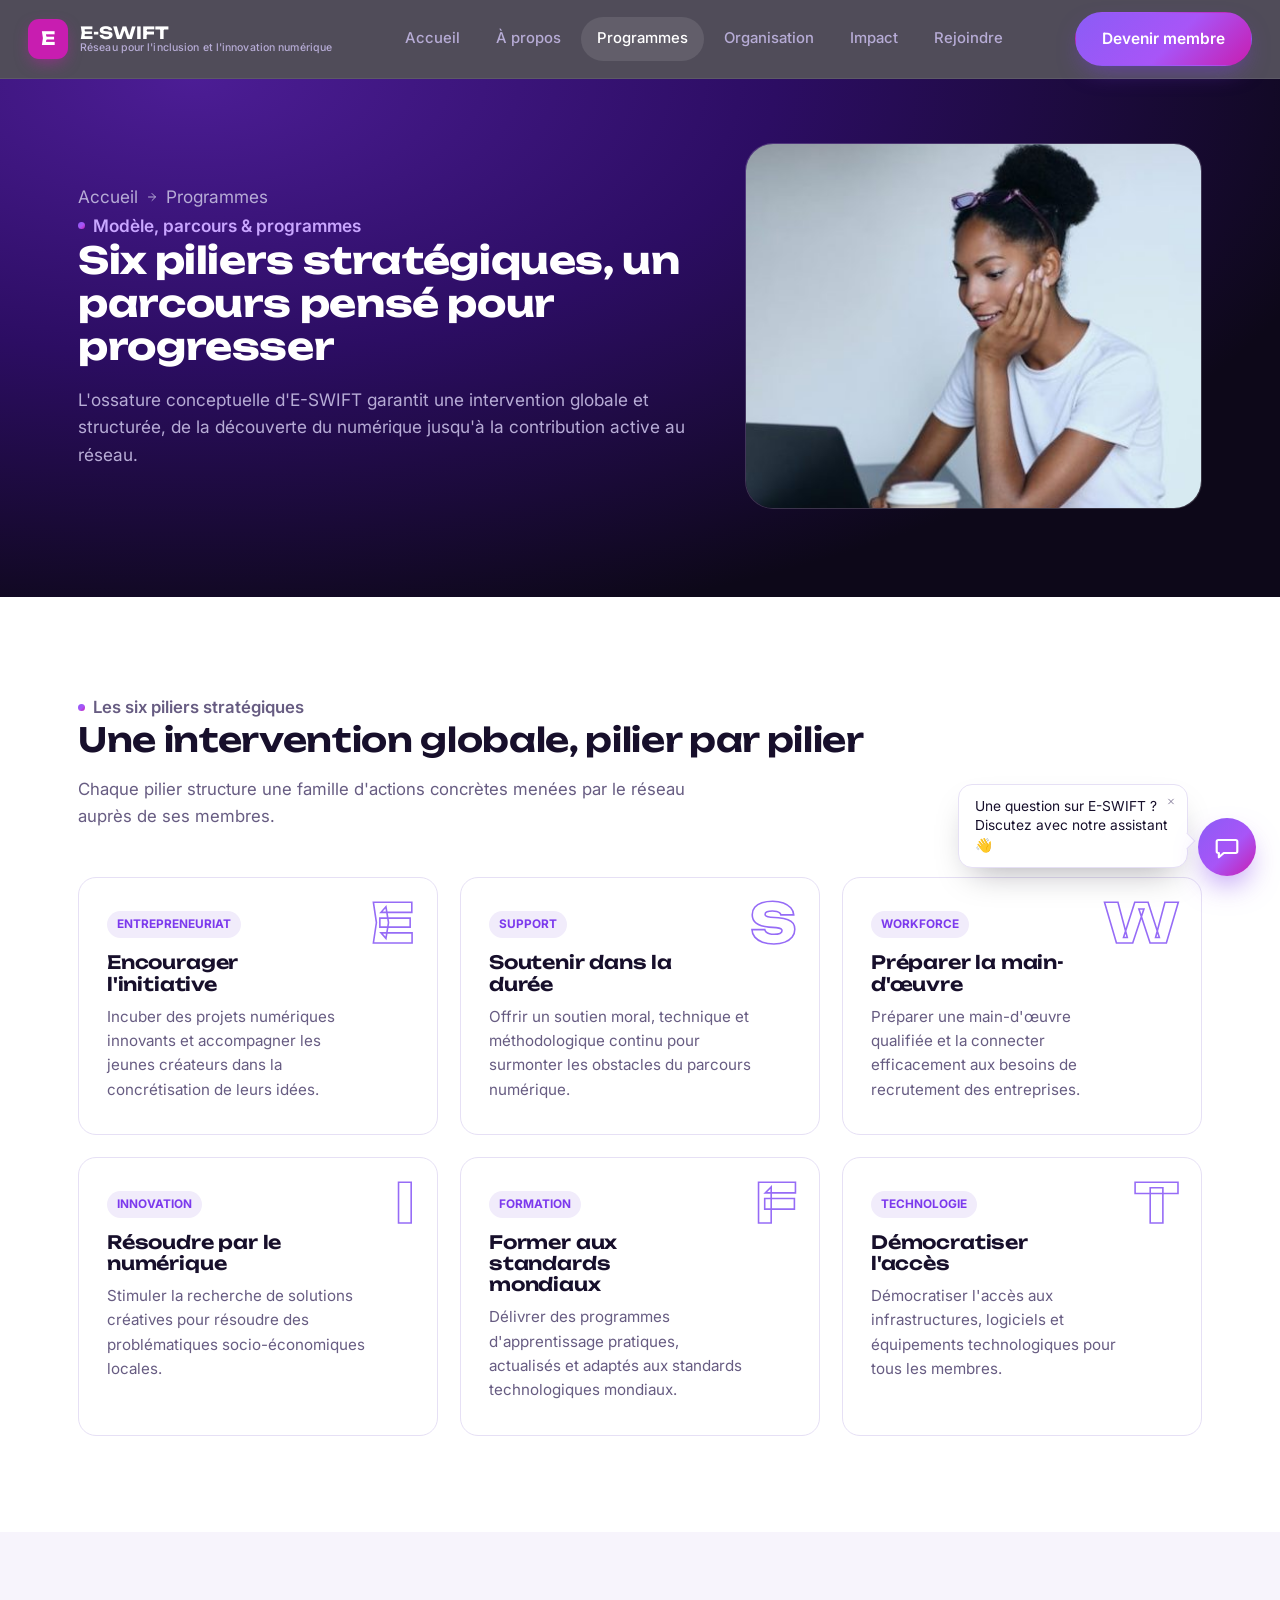
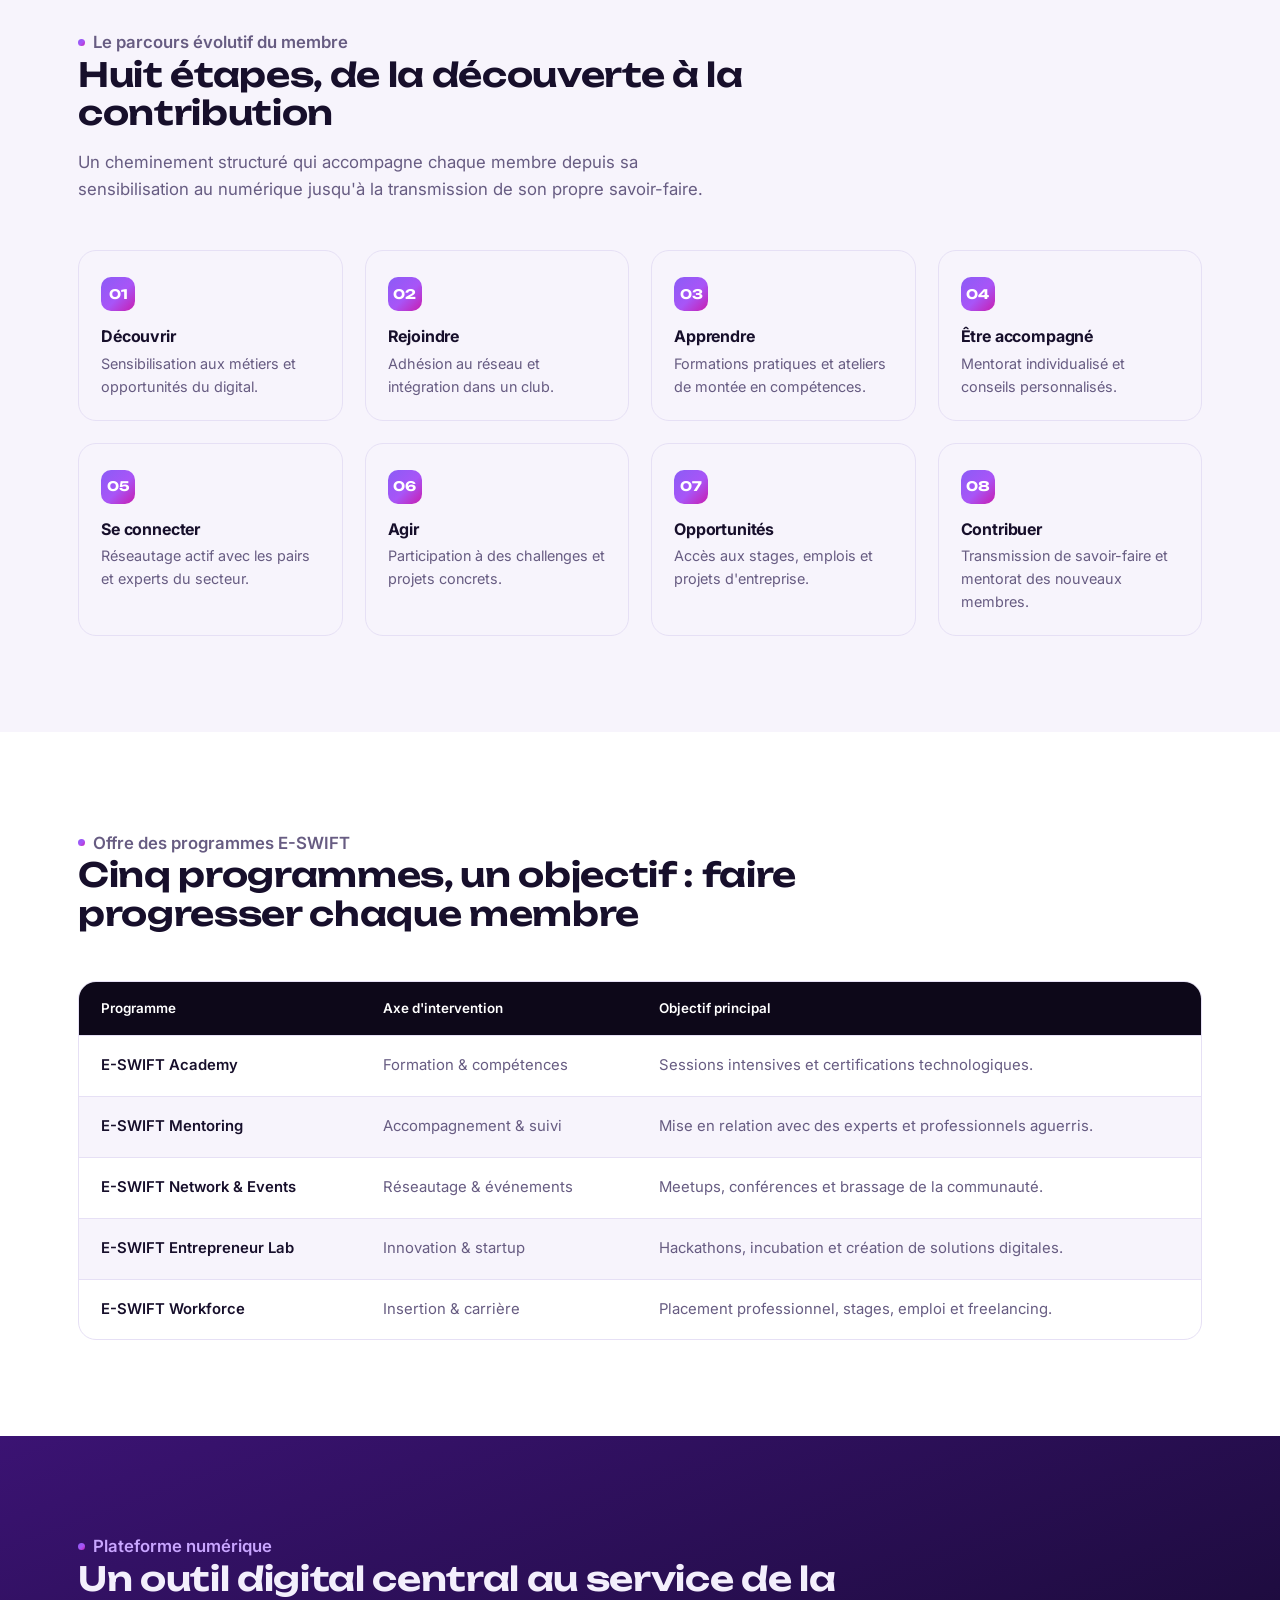
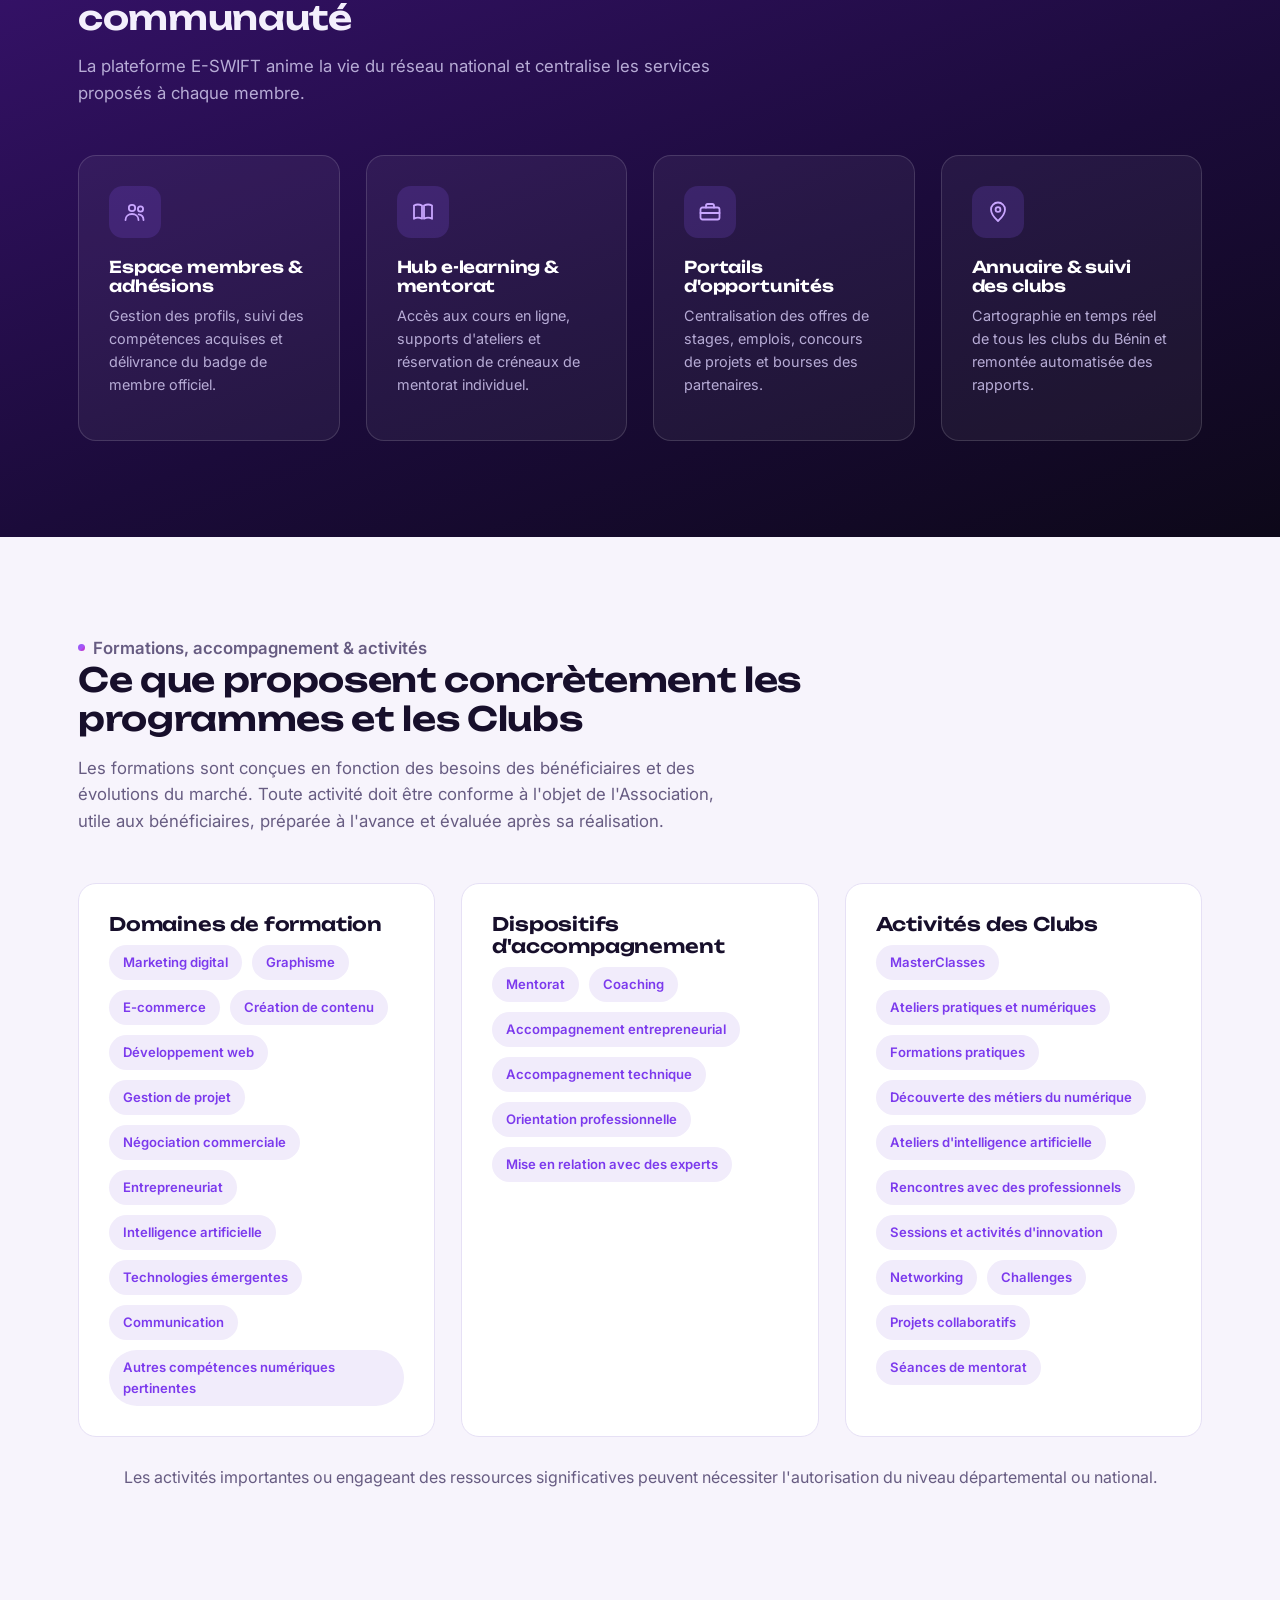
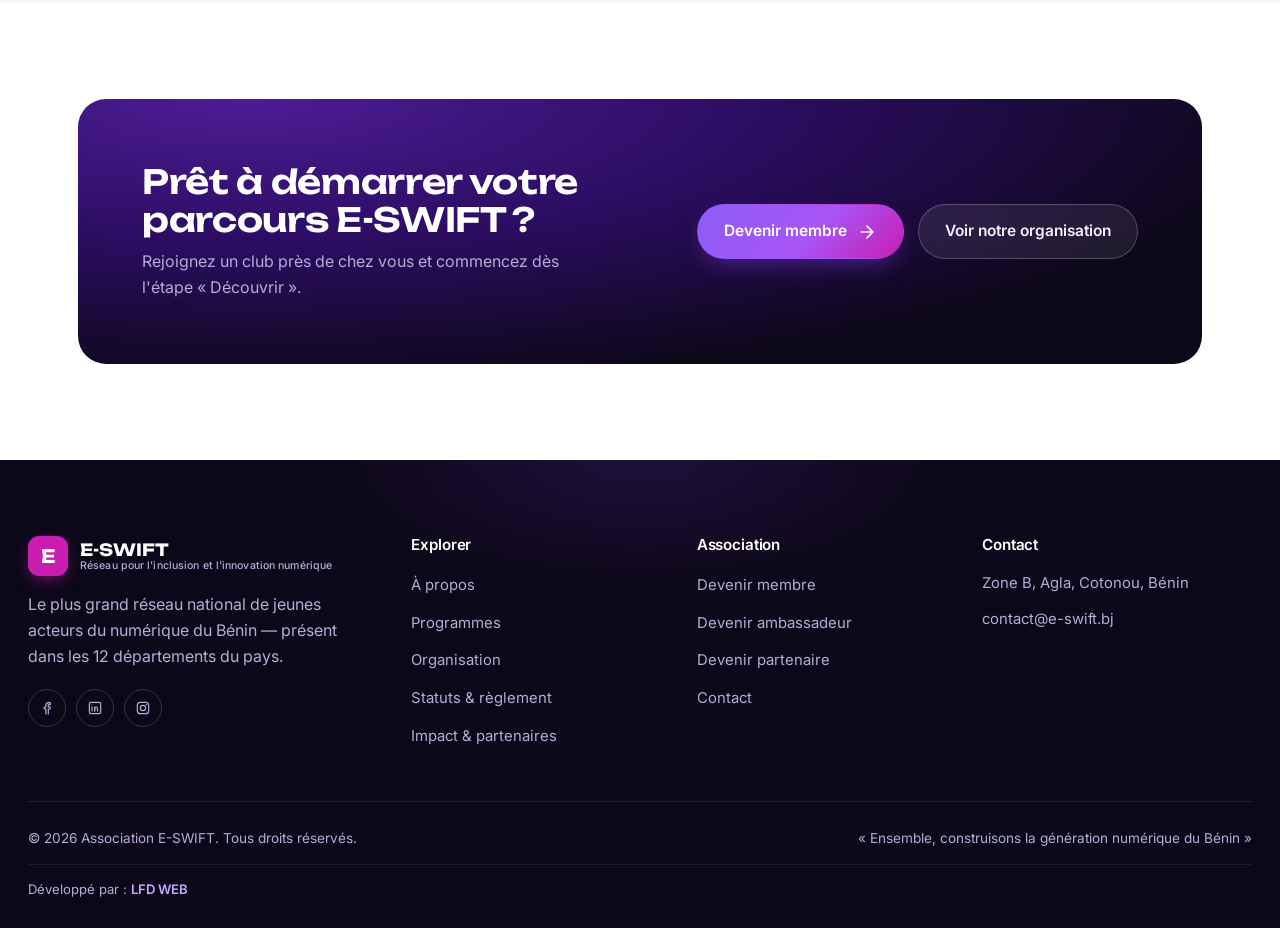
<file: programmes/index.html>
<!DOCTYPE html>
<html lang="fr">
<head>
<meta charset="UTF-8">
<meta name="viewport" content="width=device-width, initial-scale=1.0">
<title>Programmes — Les six piliers et le parcours membre d'E-SWIFT</title>
<meta name="description" content="Découvrez les six piliers stratégiques d'E-SWIFT, le parcours du membre en huit étapes, l'offre de programmes et la plateforme numérique du réseau.">
<link rel="icon" href="data:image/svg+xml,<svg xmlns=%22http://www.w3.org/2000/svg%22 viewBox=%220 0 24 24%22><rect width=%2224%22 height=%2224%22 rx=%226%22 fill=%22%23C81DB0%22/><text x=%2212%22 y=%2217%22 font-size=%2214%22 font-family=%22Arial%22 font-weight=%22bold%22 fill=%22white%22 text-anchor=%22middle%22>E</text></svg>">
<link rel="stylesheet" href="/assets/css/styles.css">
<meta property="og:title" content="Programmes — Les six piliers et le parcours membre d'E-SWIFT">
<meta property="og:description" content="Découvrez les six piliers stratégiques d'E-SWIFT, le parcours du membre en huit étapes, l'offre de programmes et la plateforme numérique du réseau.">
<meta property="og:type" content="website">
</head>
<body>
<a href="#main" class="skip-link">Aller au contenu</a>
<header class="site-header">
  <div class="container">
    <a href="/" class="brand" aria-label="Association E-SWIFT — accueil">
      <span class="brand-mark">E</span>
      <span class="brand-word">E-SWIFT<span>Réseau pour l'inclusion et l'innovation numérique</span></span>
    </a>
    <nav class="nav-desktop" aria-label="Navigation principale">
      <a href="/">Accueil</a>
      <a href="/a-propos/">À propos</a>
      <a href="/programmes/" class="active">Programmes</a>
      <a href="/organisation/">Organisation</a>
      <a href="/impact/">Impact</a>
      <a href="/rejoindre/">Rejoindre</a>
    </nav>
    <div class="header-actions">
      <a href="/rejoindre/" class="btn btn-primary desktop-only">Devenir membre</a>
      <button class="nav-toggle" aria-label="Ouvrir le menu" aria-expanded="false">
        <svg viewBox="0 0 24 24" fill="none" stroke="currentColor" stroke-width="2" stroke-linecap="round"><line x1="4" y1="7" x2="20" y2="7"/><line x1="4" y1="12" x2="20" y2="12"/><line x1="4" y1="17" x2="20" y2="17"/></svg>
      </button>
    </div>
  </div>
  <nav class="nav-mobile" aria-label="Navigation mobile">
      <a href="/">Accueil</a>
      <a href="/a-propos/">À propos</a>
      <a href="/programmes/" class="active">Programmes</a>
      <a href="/organisation/">Organisation</a>
      <a href="/impact/">Impact</a>
      <a href="/rejoindre/">Rejoindre</a>
      <a href="/rejoindre/" class="btn btn-primary btn-block">Devenir membre</a>
  </nav>
</header>
<main id="main">
<section class="page-hero">
  <div class="container">
    <div class="page-hero-grid"><div><p class="page-hero-crumb"><a href="/">Accueil</a> <svg viewBox="0 0 24 24" fill="none" stroke="currentColor" stroke-width="2" stroke-linecap="round" stroke-linejoin="round"><line x1="5" y1="12" x2="19" y2="12"/><polyline points="12 5 19 12 12 19"/></svg> <span>Programmes</span></p>
    <p class="eyebrow">Modèle, parcours &amp; programmes</p>
    <h1>Six piliers stratégiques, un parcours pensé pour progresser</h1>
    <p>L'ossature conceptuelle d'E-SWIFT garantit une intervention globale et structurée, de la découverte du numérique jusqu'à la contribution active au réseau.</p></div><div class="page-hero-media"><img src="/assets/img/hero-programmes.jpg" alt="Jeune femme concentrée devant son ordinateur portable pendant une session de formation E-SWIFT." loading="eager" width="900" height="720"></div></div>
  </div>
</section>

<section class="section-pad">
  <div class="container">
    <div class="section-head reveal">
      <p class="eyebrow">Les six piliers stratégiques</p>
      <h2>Une intervention globale, pilier par pilier</h2>
      <p>Chaque pilier structure une famille d'actions concrètes menées par le réseau auprès de ses membres.</p>
    </div>
    <div class="pillars-grid">
      <div class="pillar-card reveal"><span class="pillar-letter">E</span><span class="pillar-tag">ENTREPRENEURIAT</span><h3>Encourager l'initiative</h3><p>Incuber des projets numériques innovants et accompagner les jeunes créateurs dans la concrétisation de leurs idées.</p></div>
      <div class="pillar-card reveal"><span class="pillar-letter">S</span><span class="pillar-tag">SUPPORT</span><h3>Soutenir dans la durée</h3><p>Offrir un soutien moral, technique et méthodologique continu pour surmonter les obstacles du parcours numérique.</p></div>
      <div class="pillar-card reveal"><span class="pillar-letter">W</span><span class="pillar-tag">WORKFORCE</span><h3>Préparer la main-d'œuvre</h3><p>Préparer une main-d'œuvre qualifiée et la connecter efficacement aux besoins de recrutement des entreprises.</p></div>
      <div class="pillar-card reveal"><span class="pillar-letter">I</span><span class="pillar-tag">INNOVATION</span><h3>Résoudre par le numérique</h3><p>Stimuler la recherche de solutions créatives pour résoudre des problématiques socio-économiques locales.</p></div>
      <div class="pillar-card reveal"><span class="pillar-letter">F</span><span class="pillar-tag">FORMATION</span><h3>Former aux standards mondiaux</h3><p>Délivrer des programmes d'apprentissage pratiques, actualisés et adaptés aux standards technologiques mondiaux.</p></div>
      <div class="pillar-card reveal"><span class="pillar-letter">T</span><span class="pillar-tag">TECHNOLOGIE</span><h3>Démocratiser l'accès</h3><p>Démocratiser l'accès aux infrastructures, logiciels et équipements technologiques pour tous les membres.</p></div>
    </div>
  </div>
</section>

<section class="section-pad bg-tint">
  <div class="container">
    <div class="section-head reveal">
      <p class="eyebrow">Le parcours évolutif du membre</p>
      <h2>Huit étapes, de la découverte à la contribution</h2>
      <p>Un cheminement structuré qui accompagne chaque membre depuis sa sensibilisation au numérique jusqu'à la transmission de son propre savoir-faire.</p>
    </div>
    <div class="steps">
      <div class="step reveal"><div class="step-num">01</div><h4>Découvrir</h4><p>Sensibilisation aux métiers et opportunités du digital.</p></div>
      <div class="step reveal"><div class="step-num">02</div><h4>Rejoindre</h4><p>Adhésion au réseau et intégration dans un club.</p></div>
      <div class="step reveal"><div class="step-num">03</div><h4>Apprendre</h4><p>Formations pratiques et ateliers de montée en compétences.</p></div>
      <div class="step reveal"><div class="step-num">04</div><h4>Être accompagné</h4><p>Mentorat individualisé et conseils personnalisés.</p></div>
      <div class="step reveal"><div class="step-num">05</div><h4>Se connecter</h4><p>Réseautage actif avec les pairs et experts du secteur.</p></div>
      <div class="step reveal"><div class="step-num">06</div><h4>Agir</h4><p>Participation à des challenges et projets concrets.</p></div>
      <div class="step reveal"><div class="step-num">07</div><h4>Opportunités</h4><p>Accès aux stages, emplois et projets d'entreprise.</p></div>
      <div class="step reveal"><div class="step-num">08</div><h4>Contribuer</h4><p>Transmission de savoir-faire et mentorat des nouveaux membres.</p></div>
    </div>
  </div>
</section>

<section class="section-pad">
  <div class="container">
    <div class="section-head reveal">
      <p class="eyebrow">Offre des programmes E-SWIFT</p>
      <h2>Cinq programmes, un objectif : faire progresser chaque membre</h2>
    </div>
    <div class="table-wrap reveal">
      <table>
        <thead><tr><th>Programme</th><th>Axe d'intervention</th><th>Objectif principal</th></tr></thead>
        <tbody>
          <tr><td>E-SWIFT Academy</td><td>Formation &amp; compétences</td><td>Sessions intensives et certifications technologiques.</td></tr>
          <tr><td>E-SWIFT Mentoring</td><td>Accompagnement &amp; suivi</td><td>Mise en relation avec des experts et professionnels aguerris.</td></tr>
          <tr><td>E-SWIFT Network &amp; Events</td><td>Réseautage &amp; événements</td><td>Meetups, conférences et brassage de la communauté.</td></tr>
          <tr><td>E-SWIFT Entrepreneur Lab</td><td>Innovation &amp; startup</td><td>Hackathons, incubation et création de solutions digitales.</td></tr>
          <tr><td>E-SWIFT Workforce</td><td>Insertion &amp; carrière</td><td>Placement professionnel, stages, emploi et freelancing.</td></tr>
        </tbody>
      </table>
    </div>
  </div>
</section>

<section class="section-pad bg-dark2">
  <div class="container">
    <div class="section-head on-dark reveal">
      <p class="eyebrow">Plateforme numérique</p>
      <h2>Un outil digital central au service de la communauté</h2>
      <p>La plateforme E-SWIFT anime la vie du réseau national et centralise les services proposés à chaque membre.</p>
    </div>
    <div class="grid grid-4">
      <div class="card reveal" style="background:rgba(255,255,255,.05); border-color:rgba(255,255,255,.14);">
        <div class="icon-tile" style="background:rgba(139,92,246,.18); color:#C9A6FF;"><svg viewBox="0 0 24 24" fill="none" stroke="currentColor" stroke-width="1.8" stroke-linecap="round" stroke-linejoin="round"><circle cx="9" cy="8" r="3.2"/><path d="M2.5 20c0-3.6 2.9-6 6.5-6s6.5 2.4 6.5 6"/><circle cx="17.5" cy="9" r="2.6"/><path d="M15.7 14.3c2.9.4 4.8 2.6 4.8 5.7"/></svg></div>
        <h3 style="color:#fff; font-size:1.02rem;">Espace membres &amp; adhésions</h3>
        <p style="color:var(--text-on-dark-muted); font-size:.9rem;">Gestion des profils, suivi des compétences acquises et délivrance du badge de membre officiel.</p>
      </div>
      <div class="card reveal" style="background:rgba(255,255,255,.05); border-color:rgba(255,255,255,.14);">
        <div class="icon-tile" style="background:rgba(139,92,246,.18); color:#C9A6FF;"><svg viewBox="0 0 24 24" fill="none" stroke="currentColor" stroke-width="1.8" stroke-linecap="round" stroke-linejoin="round"><path d="M3 5.5c2.4-1.3 5.3-1.3 8 0v13.2c-2.7-1.3-5.6-1.3-8 0V5.5z"/><path d="M21 5.5c-2.4-1.3-5.3-1.3-8 0v13.2c2.7-1.3 5.6-1.3 8 0V5.5z"/></svg></div>
        <h3 style="color:#fff; font-size:1.02rem;">Hub e-learning &amp; mentorat</h3>
        <p style="color:var(--text-on-dark-muted); font-size:.9rem;">Accès aux cours en ligne, supports d'ateliers et réservation de créneaux de mentorat individuel.</p>
      </div>
      <div class="card reveal" style="background:rgba(255,255,255,.05); border-color:rgba(255,255,255,.14);">
        <div class="icon-tile" style="background:rgba(139,92,246,.18); color:#C9A6FF;"><svg viewBox="0 0 24 24" fill="none" stroke="currentColor" stroke-width="1.8" stroke-linecap="round" stroke-linejoin="round"><rect x="2.5" y="7.5" width="19" height="12" rx="2"/><path d="M8 7.5V5.8A1.8 1.8 0 019.8 4h4.4A1.8 1.8 0 0116 5.8V7.5"/><line x1="2.5" y1="13" x2="21.5" y2="13"/></svg></div>
        <h3 style="color:#fff; font-size:1.02rem;">Portails d'opportunités</h3>
        <p style="color:var(--text-on-dark-muted); font-size:.9rem;">Centralisation des offres de stages, emplois, concours de projets et bourses des partenaires.</p>
      </div>
      <div class="card reveal" style="background:rgba(255,255,255,.05); border-color:rgba(255,255,255,.14);">
        <div class="icon-tile" style="background:rgba(139,92,246,.18); color:#C9A6FF;"><svg viewBox="0 0 24 24" fill="none" stroke="currentColor" stroke-width="1.8" stroke-linecap="round" stroke-linejoin="round"><path d="M12 21s-7-6.2-7-11.5A7 7 0 0119 9.5C19 14.8 12 21 12 21z"/><circle cx="12" cy="9.5" r="2.4"/></svg></div>
        <h3 style="color:#fff; font-size:1.02rem;">Annuaire &amp; suivi des clubs</h3>
        <p style="color:var(--text-on-dark-muted); font-size:.9rem;">Cartographie en temps réel de tous les clubs du Bénin et remontée automatisée des rapports.</p>
      </div>
    </div>
  </div>
</section>

<section class="section-pad bg-tint">
  <div class="container">
    <div class="section-head reveal">
      <p class="eyebrow">Formations, accompagnement &amp; activités</p>
      <h2>Ce que proposent concrètement les programmes et les Clubs</h2>
      <p>Les formations sont conçues en fonction des besoins des bénéficiaires et des évolutions du marché. Toute activité doit être conforme à l'objet de l'Association, utile aux bénéficiaires, préparée à l'avance et évaluée après sa réalisation.</p>
    </div>
    <div class="grid grid-3">
      <div class="card reveal">
        <h3>Domaines de formation</h3>
        <div style="display:flex; flex-wrap:wrap; gap:10px; margin-top:6px;"><span class="tag-pill">Marketing digital</span><span class="tag-pill">Graphisme</span><span class="tag-pill">E-commerce</span><span class="tag-pill">Création de contenu</span><span class="tag-pill">Développement web</span><span class="tag-pill">Gestion de projet</span><span class="tag-pill">Négociation commerciale</span><span class="tag-pill">Entrepreneuriat</span><span class="tag-pill">Intelligence artificielle</span><span class="tag-pill">Technologies émergentes</span><span class="tag-pill">Communication</span><span class="tag-pill">Autres compétences numériques pertinentes</span></div>
      </div>
      <div class="card reveal">
        <h3>Dispositifs d'accompagnement</h3>
        <div style="display:flex; flex-wrap:wrap; gap:10px; margin-top:6px;"><span class="tag-pill">Mentorat</span><span class="tag-pill">Coaching</span><span class="tag-pill">Accompagnement entrepreneurial</span><span class="tag-pill">Accompagnement technique</span><span class="tag-pill">Orientation professionnelle</span><span class="tag-pill">Mise en relation avec des experts</span></div>
      </div>
      <div class="card reveal">
        <h3>Activités des Clubs</h3>
        <div style="display:flex; flex-wrap:wrap; gap:10px; margin-top:6px;"><span class="tag-pill">MasterClasses</span><span class="tag-pill">Ateliers pratiques et numériques</span><span class="tag-pill">Formations pratiques</span><span class="tag-pill">Découverte des métiers du numérique</span><span class="tag-pill">Ateliers d'intelligence artificielle</span><span class="tag-pill">Rencontres avec des professionnels</span><span class="tag-pill">Sessions et activités d'innovation</span><span class="tag-pill">Networking</span><span class="tag-pill">Challenges</span><span class="tag-pill">Projets collaboratifs</span><span class="tag-pill">Séances de mentorat</span></div>
      </div>
    </div>
    <p class="text-muted" style="margin-top:28px; text-align:center;">Les activités importantes ou engageant des ressources significatives peuvent nécessiter l'autorisation du niveau départemental ou national.</p>
  </div>
</section>

<section class="section-pad">
  <div class="container">
    <div class="cta-band reveal">
      <div>
        <h3>Prêt à démarrer votre parcours E-SWIFT ?</h3>
        <p>Rejoignez un club près de chez vous et commencez dès l'étape « Découvrir ».</p>
      </div>
      <div class="cta-actions">
        <a href="/rejoindre/" class="btn btn-primary">Devenir membre <svg viewBox="0 0 24 24" fill="none" stroke="currentColor" stroke-width="2" stroke-linecap="round" stroke-linejoin="round"><line x1="5" y1="12" x2="19" y2="12"/><polyline points="12 5 19 12 12 19"/></svg></a>
        <a href="/organisation/" class="btn btn-on-dark">Voir notre organisation</a>
      </div>
    </div>
  </div>
</section>
</main>
<footer class="site-footer">
  <div class="container">
    <div class="footer-grid">
      <div class="footer-brand">
        <div class="brand">
          <span class="brand-mark">E</span>
          <span class="brand-word">E-SWIFT<span>Réseau pour l'inclusion et l'innovation numérique</span></span>
        </div>
        <p>Le plus grand réseau national de jeunes acteurs du numérique du Bénin — présent dans les 12 départements du pays.</p>
        <div class="footer-social">
          <a href="#" aria-label="Facebook"><svg viewBox="0 0 24 24" fill="none" stroke="currentColor" stroke-width="1.8" stroke-linecap="round" stroke-linejoin="round"><path d="M14 21v-7.5h2.5l.5-3H14V8.2c0-1 .3-1.7 1.8-1.7H17V4.1c-.3 0-1.3-.1-2.5-.1-2.5 0-4.2 1.5-4.2 4.3v2.2H7.8v3H10.3V21"/></svg></a>
          <a href="#" aria-label="LinkedIn"><svg viewBox="0 0 24 24" fill="none" stroke="currentColor" stroke-width="1.8" stroke-linecap="round" stroke-linejoin="round"><rect x="3.5" y="3.5" width="17" height="17" rx="2.5"/><line x1="7.5" y1="10.5" x2="7.5" y2="16.5"/><circle cx="7.5" cy="7.3" r=".2" fill="currentColor"/><path d="M11.5 16.5v-3.6c0-1.5.9-2.4 2.2-2.4s2 .9 2 2.4v3.6"/><line x1="11.5" y1="10.5" x2="11.5" y2="16.5"/></svg></a>
          <a href="#" aria-label="Instagram"><svg viewBox="0 0 24 24" fill="none" stroke="currentColor" stroke-width="1.8"><rect x="3.5" y="3.5" width="17" height="17" rx="4.5"/><circle cx="12" cy="12" r="4"/><circle cx="17.2" cy="6.8" r="1" fill="currentColor" stroke="none"/></svg></a>
        </div>
      </div>
      <div class="footer-col">
        <h4>Explorer</h4>
        <ul>
          <li><a href="/a-propos/">À propos</a></li>
          <li><a href="/programmes/">Programmes</a></li>
          <li><a href="/organisation/">Organisation</a></li>
          <li><a href="/statuts/">Statuts &amp; règlement</a></li>
          <li><a href="/impact/">Impact &amp; partenaires</a></li>
        </ul>
      </div>
      <div class="footer-col">
        <h4>Association</h4>
        <ul>
          <li><a href="/rejoindre/">Devenir membre</a></li>
          <li><a href="/rejoindre/#ambassadeur">Devenir ambassadeur</a></li>
          <li><a href="/rejoindre/#partenaires">Devenir partenaire</a></li>
          <li><a href="/rejoindre/#contact">Contact</a></li>
        </ul>
      </div>
      <div class="footer-col">
        <h4>Contact</h4>
        <ul>
          <li class="muted">Zone B, Agla, Cotonou, Bénin</li>
          <li class="muted">contact@e-swift.bj</li>
        </ul>
      </div>
    </div>
    <div class="footer-bottom">
      <span>© <span data-year></span> Association E-SWIFT. Tous droits réservés.</span>
      <span>« Ensemble, construisons la génération numérique du Bénin »</span>
    </div>
    <div class="footer-credit">
      <span>Développé par : <a href="https://www.lfdweb.com/" target="_blank" rel="noopener">LFD WEB</a></span>
    </div>
  </div>
</footer>
<div id="support-tooltip" class="support-tooltip">
  <button id="support-tooltip-close" class="support-tooltip-close" aria-label="Fermer la suggestion">
    <svg viewBox="0 0 24 24" fill="none" stroke="currentColor" stroke-width="2.4" stroke-linecap="round"><line x1="5" y1="5" x2="19" y2="19"/><line x1="19" y1="5" x2="5" y2="19"/></svg>
  </button>
  Une question sur E-SWIFT ? Discutez avec notre assistant 👋
</div>
<button id="support-launcher" class="support-launcher" aria-label="Ouvrir l'assistant du site" aria-expanded="false">
  <svg viewBox="0 0 24 24" fill="none" stroke="currentColor" stroke-width="2" stroke-linecap="round" stroke-linejoin="round"><path d="M4 5.5h16a1.5 1.5 0 011.5 1.5v9a1.5 1.5 0 01-1.5 1.5H9l-4.5 4v-4H4A1.5 1.5 0 012.5 16V7A1.5 1.5 0 014 5.5z"/></svg>
</button>
<div id="support-panel" class="support-panel" role="dialog" aria-label="Assistant du site E-SWIFT">
  <div class="support-head">
    <span class="brand-mark">E</span>
    <div>
      <div class="support-head-title">Assistant E-SWIFT</div>
      <div class="support-head-sub">Propulsé par Claude · répond sur le site</div>
    </div>
    <button id="support-close" class="support-close" aria-label="Fermer l'assistant">
      <svg viewBox="0 0 24 24" fill="none" stroke="currentColor" stroke-width="2.4" stroke-linecap="round"><line x1="5" y1="5" x2="19" y2="19"/><line x1="19" y1="5" x2="5" y2="19"/></svg>
    </button>
  </div>
  <div id="support-body" class="support-body">
    <div class="support-msg bot">Bonjour ! Je suis l'assistant du site E-SWIFT. Posez-moi vos questions sur l'association, les programmes ou l'adhésion.</div>
  </div>
  <form id="support-form" class="support-foot">
    <input id="support-input" type="text" placeholder="Écrivez votre question…" autocomplete="off">
    <button type="submit" class="support-send" aria-label="Envoyer">
      <svg viewBox="0 0 24 24" fill="none" stroke="currentColor" stroke-width="2.2" stroke-linecap="round" stroke-linejoin="round"><line x1="4" y1="12" x2="20" y2="12"/><polyline points="14 6 20 12 14 18"/></svg>
    </button>
  </form>
</div>
<script src="/assets/js/main.js"></script>
</body>
</html>
</file>
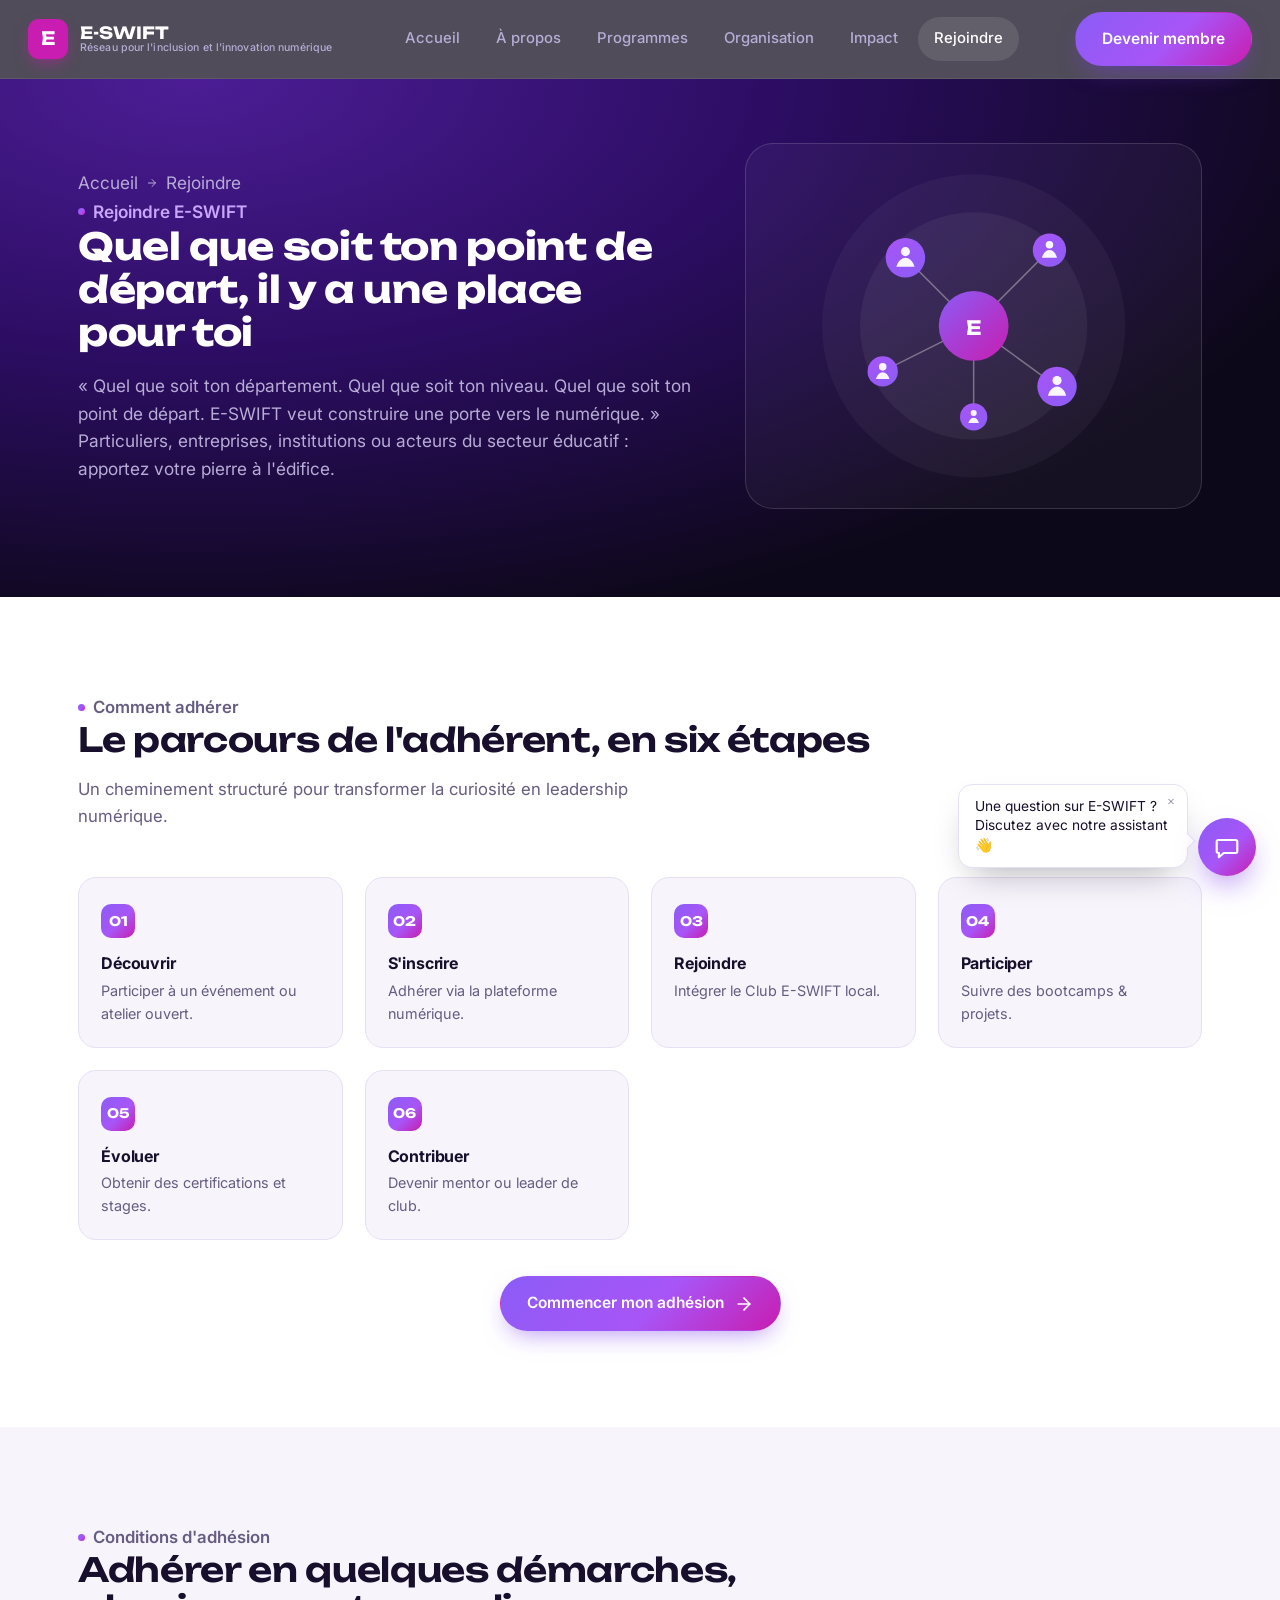
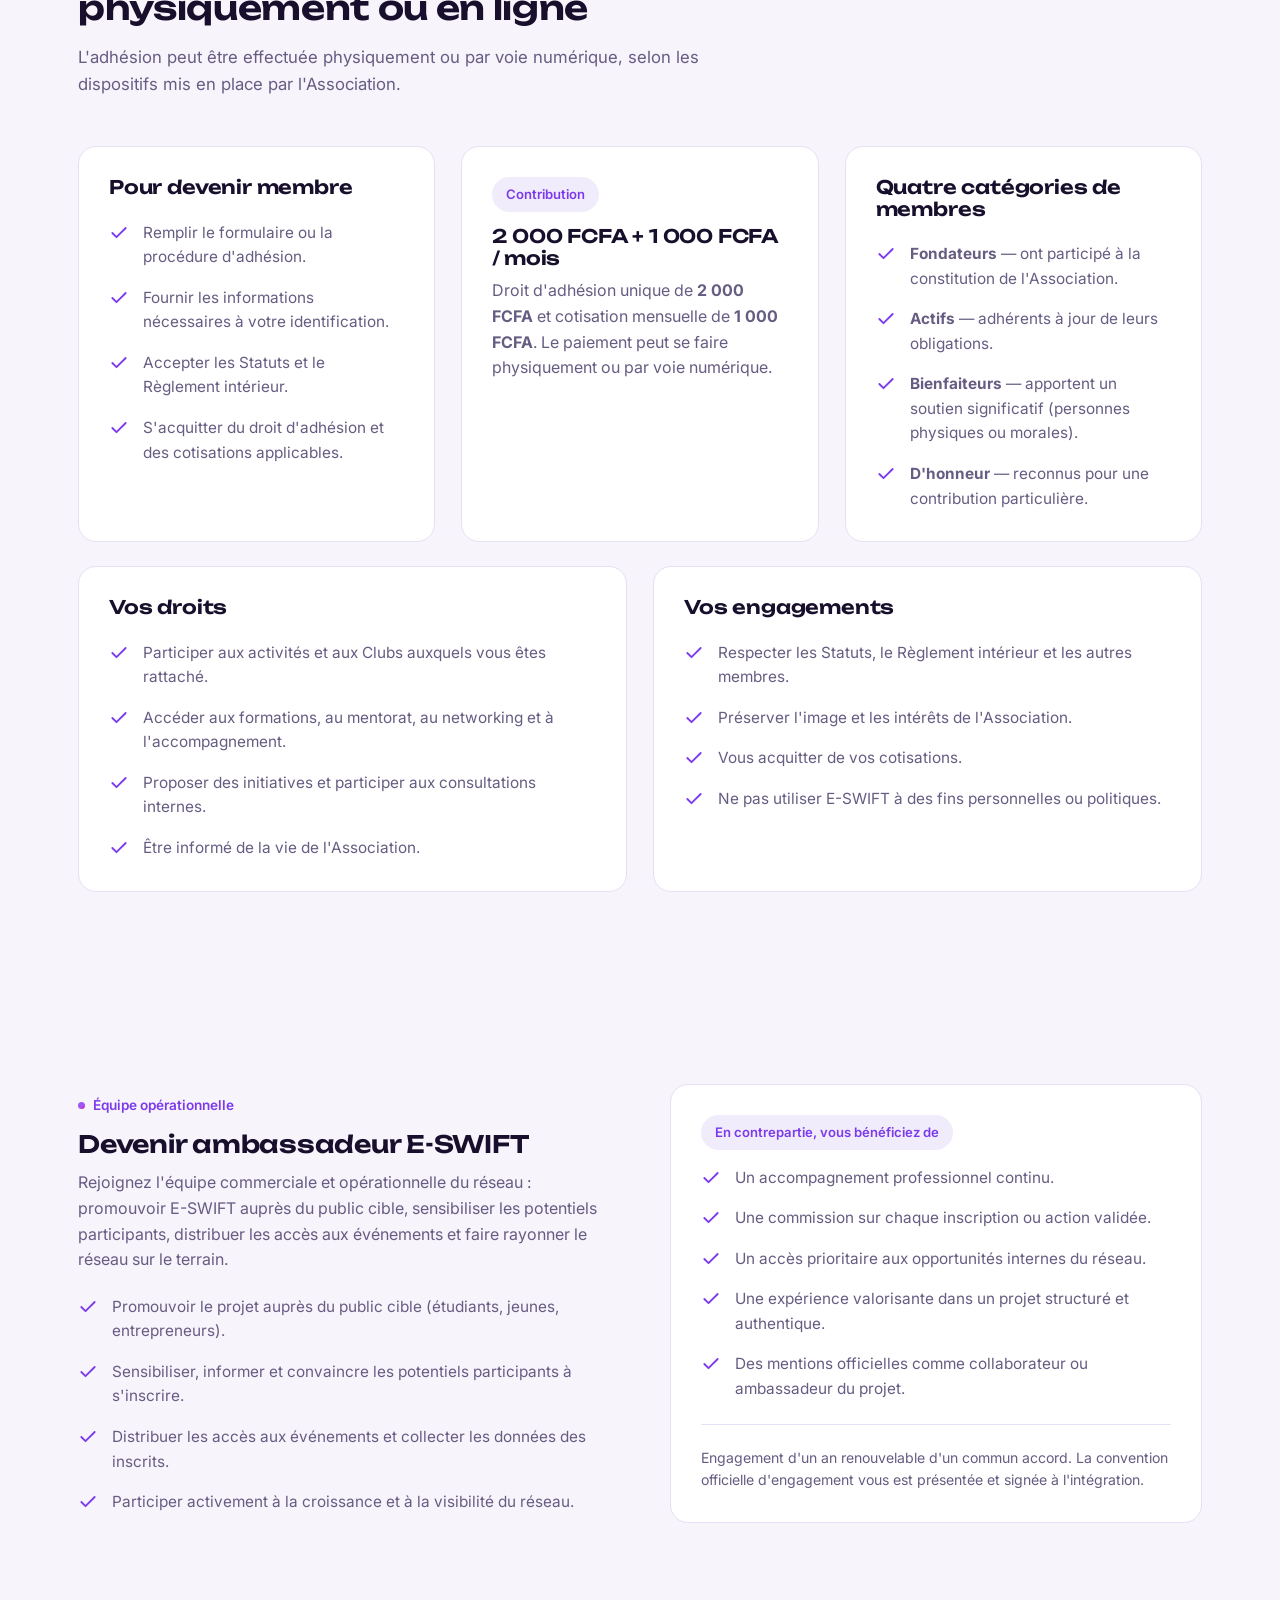
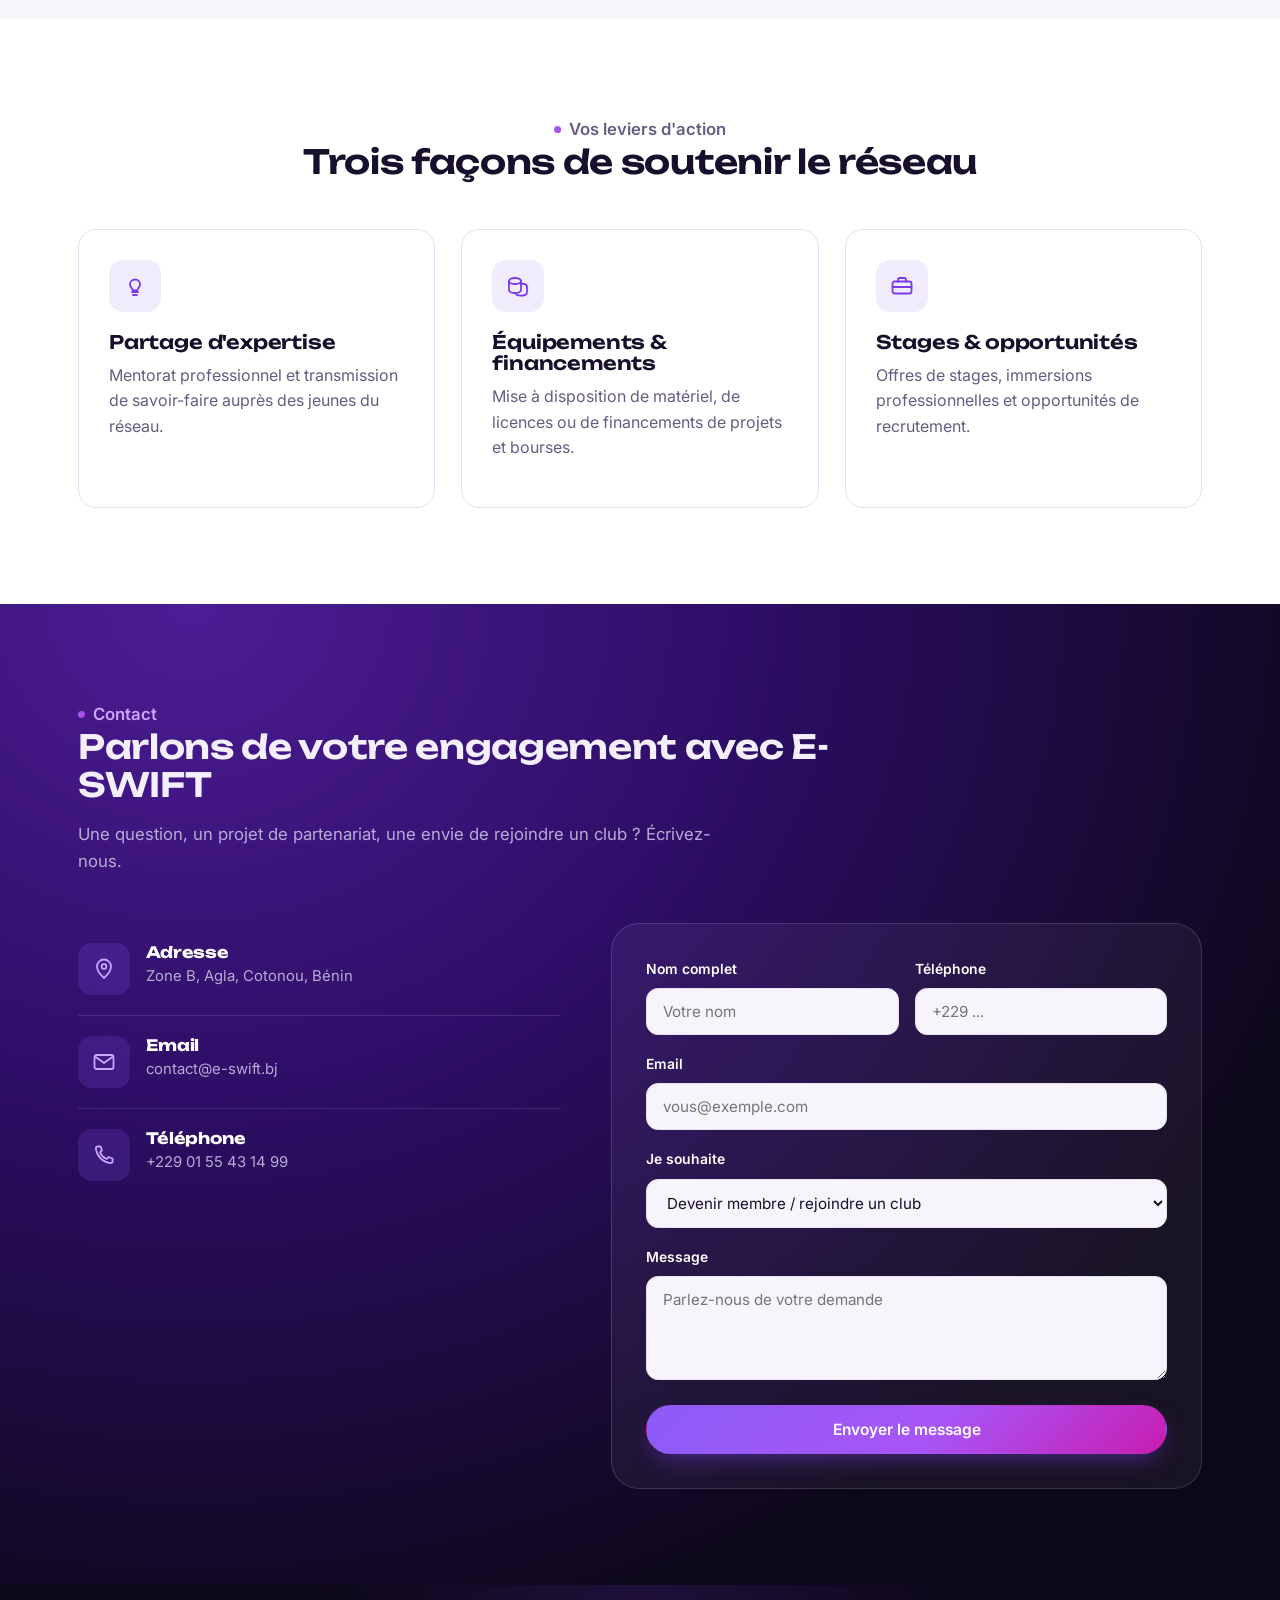
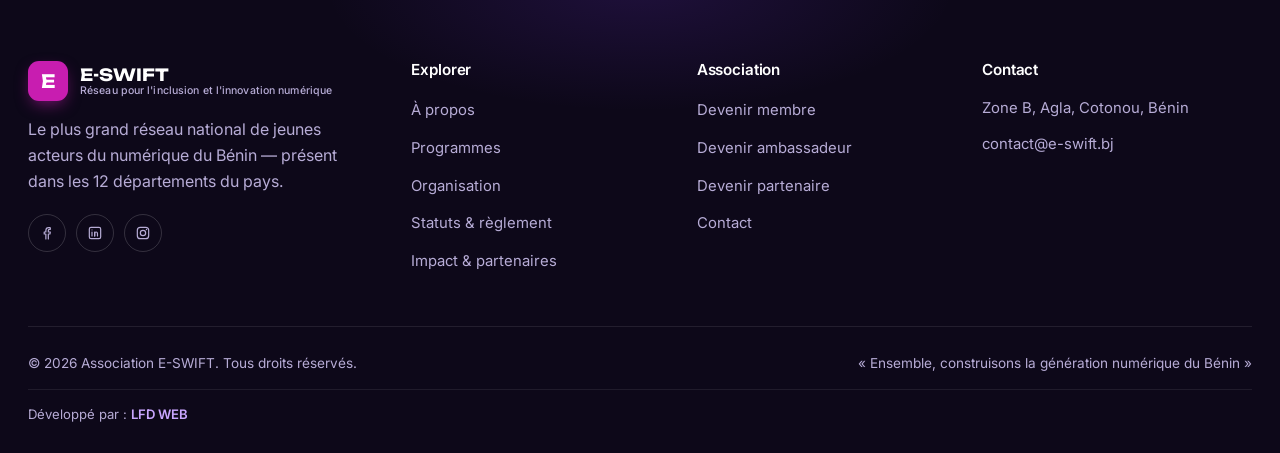
<file: rejoindre/index.html>
<!DOCTYPE html>
<html lang="fr">
<head>
<meta charset="UTF-8">
<meta name="viewport" content="width=device-width, initial-scale=1.0">
<title>Rejoindre E-SWIFT — Adhésion, ambassadeurs et partenaires</title>
<meta name="description" content="Rejoignez le réseau E-SWIFT comme membre, ambassadeur de l'équipe opérationnelle ou partenaire, et contactez l'association E-SWIFT au Bénin.">
<link rel="icon" href="data:image/svg+xml,<svg xmlns=%22http://www.w3.org/2000/svg%22 viewBox=%220 0 24 24%22><rect width=%2224%22 height=%2224%22 rx=%226%22 fill=%22%23C81DB0%22/><text x=%2212%22 y=%2217%22 font-size=%2214%22 font-family=%22Arial%22 font-weight=%22bold%22 fill=%22white%22 text-anchor=%22middle%22>E</text></svg>">
<link rel="stylesheet" href="/assets/css/styles.css">
<meta property="og:title" content="Rejoindre E-SWIFT — Adhésion, ambassadeurs et partenaires">
<meta property="og:description" content="Rejoignez le réseau E-SWIFT comme membre, ambassadeur de l'équipe opérationnelle ou partenaire, et contactez l'association E-SWIFT au Bénin.">
<meta property="og:type" content="website">
</head>
<body>
<a href="#main" class="skip-link">Aller au contenu</a>
<header class="site-header">
  <div class="container">
    <a href="/" class="brand" aria-label="Association E-SWIFT — accueil">
      <span class="brand-mark">E</span>
      <span class="brand-word">E-SWIFT<span>Réseau pour l'inclusion et l'innovation numérique</span></span>
    </a>
    <nav class="nav-desktop" aria-label="Navigation principale">
      <a href="/">Accueil</a>
      <a href="/a-propos/">À propos</a>
      <a href="/programmes/">Programmes</a>
      <a href="/organisation/">Organisation</a>
      <a href="/impact/">Impact</a>
      <a href="/rejoindre/" class="active">Rejoindre</a>
    </nav>
    <div class="header-actions">
      <a href="/rejoindre/" class="btn btn-primary desktop-only">Devenir membre</a>
      <button class="nav-toggle" aria-label="Ouvrir le menu" aria-expanded="false">
        <svg viewBox="0 0 24 24" fill="none" stroke="currentColor" stroke-width="2" stroke-linecap="round"><line x1="4" y1="7" x2="20" y2="7"/><line x1="4" y1="12" x2="20" y2="12"/><line x1="4" y1="17" x2="20" y2="17"/></svg>
      </button>
    </div>
  </div>
  <nav class="nav-mobile" aria-label="Navigation mobile">
      <a href="/">Accueil</a>
      <a href="/a-propos/">À propos</a>
      <a href="/programmes/">Programmes</a>
      <a href="/organisation/">Organisation</a>
      <a href="/impact/">Impact</a>
      <a href="/rejoindre/" class="active">Rejoindre</a>
      <a href="/rejoindre/" class="btn btn-primary btn-block">Devenir membre</a>
  </nav>
</header>
<main id="main">
<section class="page-hero">
  <div class="container">
    <div class="page-hero-grid"><div><p class="page-hero-crumb"><a href="/">Accueil</a> <svg viewBox="0 0 24 24" fill="none" stroke="currentColor" stroke-width="2" stroke-linecap="round" stroke-linejoin="round"><line x1="5" y1="12" x2="19" y2="12"/><polyline points="12 5 19 12 12 19"/></svg> <span>Rejoindre</span></p>
    <p class="eyebrow">Rejoindre E-SWIFT</p>
    <h1>Quel que soit ton point de départ, il y a une place pour toi</h1>
    <p>« Quel que soit ton département. Quel que soit ton niveau. Quel que soit ton point de départ. E-SWIFT veut construire une porte vers le numérique. » Particuliers, entreprises, institutions ou acteurs du secteur éducatif : apportez votre pierre à l'édifice.</p></div><div class="page-hero-media"><svg viewBox="0 0 480 480" xmlns="http://www.w3.org/2000/svg" role="img" aria-label="Illustration d'un réseau de personnes connectées, symbolisant la communauté E-SWIFT">
  <defs>
    <linearGradient id="g1" x1="0" y1="0" x2="1" y2="1">
      <stop offset="0%" stop-color="#8B5CF6"/>
      <stop offset="100%" stop-color="#C81DB0"/>
    </linearGradient>
    <linearGradient id="g2" x1="0" y1="0" x2="1" y2="1">
      <stop offset="0%" stop-color="#A855F7"/>
      <stop offset="100%" stop-color="#8B5CF6"/>
    </linearGradient>
  </defs>
  <circle cx="240" cy="240" r="200" fill="rgba(255,255,255,.04)"/>
  <circle cx="240" cy="240" r="150" fill="rgba(255,255,255,.05)"/>
  <!-- connecting lines -->
  <g stroke="rgba(255,255,255,.35)" stroke-width="2">
    <line x1="240" y1="240" x2="150" y2="150"/>
    <line x1="240" y1="240" x2="340" y2="140"/>
    <line x1="240" y1="240" x2="120" y2="300"/>
    <line x1="240" y1="240" x2="350" y2="320"/>
    <line x1="240" y1="240" x2="240" y2="360"/>
  </g>
  <!-- central node (E-SWIFT) -->
  <circle cx="240" cy="240" r="46" fill="url(#g1)"/>
  <text x="240" y="252" font-family="Unbounded, sans-serif" font-weight="700" font-size="26" fill="#fff" text-anchor="middle">E</text>
  <!-- satellite nodes (members / partners) -->
  <circle cx="150" cy="150" r="26" fill="url(#g2)"/>
  <circle cx="340" cy="140" r="22" fill="url(#g2)"/>
  <circle cx="120" cy="300" r="20" fill="url(#g2)"/>
  <circle cx="350" cy="320" r="26" fill="url(#g2)"/>
  <circle cx="240" cy="360" r="18" fill="url(#g2)"/>
  <!-- simple person glyphs inside satellite nodes -->
  <g fill="#fff" opacity=".95">
    <circle cx="150" cy="142" r="6"/><path d="M138 162c2-8 8-12 12-12s10 4 12 12z"/>
    <circle cx="340" cy="133" r="5"/><path d="M330 150c2-7 6-10 10-10s8 3 10 10z"/>
    <circle cx="120" cy="294" r="5"/><path d="M111 310c2-6 5-9 9-9s7 3 9 9z"/>
    <circle cx="350" cy="312" r="6"/><path d="M338 332c2-8 8-12 12-12s10 4 12 12z"/>
    <circle cx="240" cy="355" r="4"/><path d="M233 368c1.5-5 4-7 7-7s5.5 2 7 7z"/>
  </g>
</svg>
</div></div>
  </div>
</section>

<section class="section-pad">
  <div class="container">
    <div class="section-head reveal">
      <p class="eyebrow">Comment adhérer</p>
      <h2>Le parcours de l'adhérent, en six étapes</h2>
      <p>Un cheminement structuré pour transformer la curiosité en leadership numérique.</p>
    </div>
    <div class="steps reveal">
      <div class="step"><div class="step-num">01</div><h4>Découvrir</h4><p>Participer à un événement ou atelier ouvert.</p></div>
      <div class="step"><div class="step-num">02</div><h4>S'inscrire</h4><p>Adhérer via la plateforme numérique.</p></div>
      <div class="step"><div class="step-num">03</div><h4>Rejoindre</h4><p>Intégrer le Club E-SWIFT local.</p></div>
      <div class="step"><div class="step-num">04</div><h4>Participer</h4><p>Suivre des bootcamps &amp; projets.</p></div>
      <div class="step"><div class="step-num">05</div><h4>Évoluer</h4><p>Obtenir des certifications et stages.</p></div>
      <div class="step"><div class="step-num">06</div><h4>Contribuer</h4><p>Devenir mentor ou leader de club.</p></div>
    </div>
    <div class="center reveal" style="margin-top:36px;">
      <a href="#contact" class="btn btn-primary">Commencer mon adhésion <svg viewBox="0 0 24 24" fill="none" stroke="currentColor" stroke-width="2" stroke-linecap="round" stroke-linejoin="round"><line x1="5" y1="12" x2="19" y2="12"/><polyline points="12 5 19 12 12 19"/></svg></a>
    </div>
  </div>
</section>

<section class="section-pad bg-tint">
  <div class="container">
    <div class="section-head reveal">
      <p class="eyebrow">Conditions d'adhésion</p>
      <h2>Adhérer en quelques démarches, physiquement ou en ligne</h2>
      <p>L'adhésion peut être effectuée physiquement ou par voie numérique, selon les dispositifs mis en place par l'Association.</p>
    </div>
    <div class="grid grid-3">
      <div class="card reveal">
        <h3>Pour devenir membre</h3>
        <ul class="feature-list">
          <li><svg viewBox="0 0 24 24" fill="none" stroke="currentColor" stroke-width="2.2" stroke-linecap="round" stroke-linejoin="round"><polyline points="20 6 9 17 4 12"/></svg><span>Remplir le formulaire ou la procédure d'adhésion.</span></li>
          <li><svg viewBox="0 0 24 24" fill="none" stroke="currentColor" stroke-width="2.2" stroke-linecap="round" stroke-linejoin="round"><polyline points="20 6 9 17 4 12"/></svg><span>Fournir les informations nécessaires à votre identification.</span></li>
          <li><svg viewBox="0 0 24 24" fill="none" stroke="currentColor" stroke-width="2.2" stroke-linecap="round" stroke-linejoin="round"><polyline points="20 6 9 17 4 12"/></svg><span>Accepter les Statuts et le Règlement intérieur.</span></li>
          <li><svg viewBox="0 0 24 24" fill="none" stroke="currentColor" stroke-width="2.2" stroke-linecap="round" stroke-linejoin="round"><polyline points="20 6 9 17 4 12"/></svg><span>S'acquitter du droit d'adhésion et des cotisations applicables.</span></li>
        </ul>
      </div>
      <div class="card reveal"><p class="tag-pill" style="margin-bottom:14px;">Contribution</p><h3>2 000 FCFA + 1 000 FCFA / mois</h3><p class="text-muted">Droit d'adhésion unique de <strong>2 000 FCFA</strong> et cotisation mensuelle de <strong>1 000 FCFA</strong>. Le paiement peut se faire physiquement ou par voie numérique.</p></div>
      <div class="card reveal">
        <h3>Quatre catégories de membres</h3>
        <ul class="feature-list">
          <li><svg viewBox="0 0 24 24" fill="none" stroke="currentColor" stroke-width="2.2" stroke-linecap="round" stroke-linejoin="round"><polyline points="20 6 9 17 4 12"/></svg><span><strong>Fondateurs</strong> — ont participé à la constitution de l'Association.</span></li>
          <li><svg viewBox="0 0 24 24" fill="none" stroke="currentColor" stroke-width="2.2" stroke-linecap="round" stroke-linejoin="round"><polyline points="20 6 9 17 4 12"/></svg><span><strong>Actifs</strong> — adhérents à jour de leurs obligations.</span></li>
          <li><svg viewBox="0 0 24 24" fill="none" stroke="currentColor" stroke-width="2.2" stroke-linecap="round" stroke-linejoin="round"><polyline points="20 6 9 17 4 12"/></svg><span><strong>Bienfaiteurs</strong> — apportent un soutien significatif (personnes physiques ou morales).</span></li>
          <li><svg viewBox="0 0 24 24" fill="none" stroke="currentColor" stroke-width="2.2" stroke-linecap="round" stroke-linejoin="round"><polyline points="20 6 9 17 4 12"/></svg><span><strong>D'honneur</strong> — reconnus pour une contribution particulière.</span></li>
        </ul>
      </div>
    </div>
    <div class="grid grid-2" style="margin-top:24px;">
      <div class="card reveal">
        <h3>Vos droits</h3>
        <ul class="feature-list">
          <li><svg viewBox="0 0 24 24" fill="none" stroke="currentColor" stroke-width="2.2" stroke-linecap="round" stroke-linejoin="round"><polyline points="20 6 9 17 4 12"/></svg><span>Participer aux activités et aux Clubs auxquels vous êtes rattaché.</span></li>
          <li><svg viewBox="0 0 24 24" fill="none" stroke="currentColor" stroke-width="2.2" stroke-linecap="round" stroke-linejoin="round"><polyline points="20 6 9 17 4 12"/></svg><span>Accéder aux formations, au mentorat, au networking et à l'accompagnement.</span></li>
          <li><svg viewBox="0 0 24 24" fill="none" stroke="currentColor" stroke-width="2.2" stroke-linecap="round" stroke-linejoin="round"><polyline points="20 6 9 17 4 12"/></svg><span>Proposer des initiatives et participer aux consultations internes.</span></li>
          <li><svg viewBox="0 0 24 24" fill="none" stroke="currentColor" stroke-width="2.2" stroke-linecap="round" stroke-linejoin="round"><polyline points="20 6 9 17 4 12"/></svg><span>Être informé de la vie de l'Association.</span></li>
        </ul>
      </div>
      <div class="card reveal">
        <h3>Vos engagements</h3>
        <ul class="feature-list">
          <li><svg viewBox="0 0 24 24" fill="none" stroke="currentColor" stroke-width="2.2" stroke-linecap="round" stroke-linejoin="round"><polyline points="20 6 9 17 4 12"/></svg><span>Respecter les Statuts, le Règlement intérieur et les autres membres.</span></li>
          <li><svg viewBox="0 0 24 24" fill="none" stroke="currentColor" stroke-width="2.2" stroke-linecap="round" stroke-linejoin="round"><polyline points="20 6 9 17 4 12"/></svg><span>Préserver l'image et les intérêts de l'Association.</span></li>
          <li><svg viewBox="0 0 24 24" fill="none" stroke="currentColor" stroke-width="2.2" stroke-linecap="round" stroke-linejoin="round"><polyline points="20 6 9 17 4 12"/></svg><span>Vous acquitter de vos cotisations.</span></li>
          <li><svg viewBox="0 0 24 24" fill="none" stroke="currentColor" stroke-width="2.2" stroke-linecap="round" stroke-linejoin="round"><polyline points="20 6 9 17 4 12"/></svg><span>Ne pas utiliser E-SWIFT à des fins personnelles ou politiques.</span></li>
        </ul>
      </div>
    </div>
  </div>
</section>

<section class="section-pad bg-tint" id="ambassadeur">
  <div class="container">
    <div class="feature-row">
      <div class="reveal">
        <p class="eyebrow">Équipe opérationnelle</p>
        <h2>Devenir ambassadeur E-SWIFT</h2>
        <p class="text-muted">Rejoignez l'équipe commerciale et opérationnelle du réseau : promouvoir E-SWIFT auprès du public cible, sensibiliser les potentiels participants, distribuer les accès aux événements et faire rayonner le réseau sur le terrain.</p>
        <ul class="feature-list">
          <li><svg viewBox="0 0 24 24" fill="none" stroke="currentColor" stroke-width="2.2" stroke-linecap="round" stroke-linejoin="round"><polyline points="20 6 9 17 4 12"/></svg><span>Promouvoir le projet auprès du public cible (étudiants, jeunes, entrepreneurs).</span></li>
          <li><svg viewBox="0 0 24 24" fill="none" stroke="currentColor" stroke-width="2.2" stroke-linecap="round" stroke-linejoin="round"><polyline points="20 6 9 17 4 12"/></svg><span>Sensibiliser, informer et convaincre les potentiels participants à s'inscrire.</span></li>
          <li><svg viewBox="0 0 24 24" fill="none" stroke="currentColor" stroke-width="2.2" stroke-linecap="round" stroke-linejoin="round"><polyline points="20 6 9 17 4 12"/></svg><span>Distribuer les accès aux événements et collecter les données des inscrits.</span></li>
          <li><svg viewBox="0 0 24 24" fill="none" stroke="currentColor" stroke-width="2.2" stroke-linecap="round" stroke-linejoin="round"><polyline points="20 6 9 17 4 12"/></svg><span>Participer activement à la croissance et à la visibilité du réseau.</span></li>
        </ul>
      </div>
      <div class="reveal">
        <div class="card" style="background:var(--paper);">
          <p class="tag-pill" style="margin-bottom:16px;">En contrepartie, vous bénéficiez de</p>
          <ul class="feature-list" style="margin-top:0;">
            <li><svg viewBox="0 0 24 24" fill="none" stroke="currentColor" stroke-width="2.2" stroke-linecap="round" stroke-linejoin="round"><polyline points="20 6 9 17 4 12"/></svg><span>Un accompagnement professionnel continu.</span></li>
            <li><svg viewBox="0 0 24 24" fill="none" stroke="currentColor" stroke-width="2.2" stroke-linecap="round" stroke-linejoin="round"><polyline points="20 6 9 17 4 12"/></svg><span>Une commission sur chaque inscription ou action validée.</span></li>
            <li><svg viewBox="0 0 24 24" fill="none" stroke="currentColor" stroke-width="2.2" stroke-linecap="round" stroke-linejoin="round"><polyline points="20 6 9 17 4 12"/></svg><span>Un accès prioritaire aux opportunités internes du réseau.</span></li>
            <li><svg viewBox="0 0 24 24" fill="none" stroke="currentColor" stroke-width="2.2" stroke-linecap="round" stroke-linejoin="round"><polyline points="20 6 9 17 4 12"/></svg><span>Une expérience valorisante dans un projet structuré et authentique.</span></li>
            <li><svg viewBox="0 0 24 24" fill="none" stroke="currentColor" stroke-width="2.2" stroke-linecap="round" stroke-linejoin="round"><polyline points="20 6 9 17 4 12"/></svg><span>Des mentions officielles comme collaborateur ou ambassadeur du projet.</span></li>
          </ul>
          <hr class="divider" style="margin:22px 0;">
          <p class="text-muted" style="font-size:.88rem; margin:0;">Engagement d'un an renouvelable d'un commun accord. La convention officielle d'engagement vous est présentée et signée à l'intégration.</p>
        </div>
      </div>
    </div>
  </div>
</section>

<section class="section-pad" id="partenaires">
  <div class="container">
    <div class="section-head center reveal" style="margin-left:auto; margin-right:auto;">
      <p class="eyebrow">Vos leviers d'action</p>
      <h2>Trois façons de soutenir le réseau</h2>
    </div>
    <div class="grid grid-3">
      <div class="card reveal">
        <div class="icon-tile" style="background:var(--paper-tint-2);color:var(--violet);"><svg viewBox="0 0 24 24" fill="none" stroke="currentColor" stroke-width="1.8" stroke-linecap="round" stroke-linejoin="round"><path d="M9 18h6M10 21h4M7 10.5A5 5 0 1117 10.5c0 2-1 3-2 4.2-.5.6-.7 1-.7 1.8H9.7c0-.8-.2-1.2-.7-1.8-1-1.2-2-2.2-2-4.2z"/></svg></div>
        <h3>Partage d'expertise</h3>
        <p class="text-muted">Mentorat professionnel et transmission de savoir-faire auprès des jeunes du réseau.</p>
      </div>
      <div class="card reveal">
        <div class="icon-tile" style="background:var(--paper-tint-2);color:var(--violet);"><svg viewBox="0 0 24 24" fill="none" stroke="currentColor" stroke-width="1.8" stroke-linecap="round" stroke-linejoin="round"><ellipse cx="9" cy="7" rx="6" ry="3"/><path d="M3 7v9c0 1.7 2.7 3 6 3s6-1.3 6-3V7"/><path d="M15 9.5c3 .2 6 1.4 6 3.2v6c0 1.7-3 3-6 3-2 0-3.8-.5-4.9-1.3"/></svg></div>
        <h3>Équipements &amp; financements</h3>
        <p class="text-muted">Mise à disposition de matériel, de licences ou de financements de projets et bourses.</p>
      </div>
      <div class="card reveal">
        <div class="icon-tile" style="background:var(--paper-tint-2);color:var(--violet);"><svg viewBox="0 0 24 24" fill="none" stroke="currentColor" stroke-width="1.8" stroke-linecap="round" stroke-linejoin="round"><rect x="2.5" y="7.5" width="19" height="12" rx="2"/><path d="M8 7.5V5.8A1.8 1.8 0 019.8 4h4.4A1.8 1.8 0 0116 5.8V7.5"/><line x1="2.5" y1="13" x2="21.5" y2="13"/></svg></div>
        <h3>Stages &amp; opportunités</h3>
        <p class="text-muted">Offres de stages, immersions professionnelles et opportunités de recrutement.</p>
      </div>
    </div>
  </div>
</section>

<section class="section-pad bg-dark" id="contact">
  <div class="container">
    <div class="section-head on-dark reveal">
      <p class="eyebrow">Contact</p>
      <h2>Parlons de votre engagement avec E-SWIFT</h2>
      <p>Une question, un projet de partenariat, une envie de rejoindre un club ? Écrivez-nous.</p>
    </div>
    <div class="contact-grid">
      <div class="reveal">
        <div class="contact-item" style="border-color:rgba(255,255,255,.12);">
          <div class="icon-tile" style="background:rgba(139,92,246,.18); color:#C9A6FF;"><svg viewBox="0 0 24 24" fill="none" stroke="currentColor" stroke-width="1.8" stroke-linecap="round" stroke-linejoin="round"><path d="M12 21s-7-6.2-7-11.5A7 7 0 0119 9.5C19 14.8 12 21 12 21z"/><circle cx="12" cy="9.5" r="2.4"/></svg></div>
          <div><h4 style="color:#fff;">Adresse</h4><p style="color:var(--text-on-dark-muted);">Zone B, Agla, Cotonou, Bénin</p></div>
        </div>
        <div class="contact-item" style="border-color:rgba(255,255,255,.12);">
          <div class="icon-tile" style="background:rgba(139,92,246,.18); color:#C9A6FF;"><svg viewBox="0 0 24 24" fill="none" stroke="currentColor" stroke-width="1.8" stroke-linecap="round" stroke-linejoin="round"><rect x="2.5" y="5" width="19" height="14" rx="2"/><polyline points="3 6.5 12 13 21 6.5"/></svg></div>
          <div><h4 style="color:#fff;">Email</h4><p style="color:var(--text-on-dark-muted);">contact@e-swift.bj</p></div>
        </div>
        <div class="contact-item" style="border-color:rgba(255,255,255,.12);">
          <div class="icon-tile" style="background:rgba(139,92,246,.18); color:#C9A6FF;"><svg viewBox="0 0 24 24" fill="none" stroke="currentColor" stroke-width="1.8" stroke-linecap="round" stroke-linejoin="round"><path d="M5.5 3.5h3l1.5 4-2 1.6a12 12 0 006.9 6.9l1.6-2 4 1.5v3a1.6 1.6 0 01-1.7 1.6A16.5 16.5 0 013.9 5.2 1.6 1.6 0 015.5 3.5z"/></svg></div>
          <div><h4 style="color:#fff;">Téléphone</h4><p style="color:var(--text-on-dark-muted);">+229 01 55 43 14 99</p></div>
        </div>
      </div>
      <div class="reveal">
        <form id="contact-form" style="background:rgba(255,255,255,.05); border:1px solid rgba(255,255,255,.14); border-radius:var(--radius-l); padding:34px;">
          <div class="form-row">
            <div class="form-field"><label style="color:#fff;">Nom complet</label><input type="text" name="name" required placeholder="Votre nom"></div>
            <div class="form-field"><label style="color:#fff;">Téléphone</label><input type="tel" name="phone" placeholder="+229 ..."></div>
          </div>
          <div class="form-field"><label style="color:#fff;">Email</label><input type="email" name="email" required placeholder="vous@exemple.com"></div>
          <div class="form-field">
            <label style="color:#fff;">Je souhaite</label>
            <select name="intent">
              <option>Devenir membre / rejoindre un club</option>
              <option>Devenir ambassadeur (équipe opérationnelle)</option>
              <option>Devenir partenaire ou mécène</option>
              <option>Autre demande</option>
            </select>
          </div>
          <div class="form-field"><label style="color:#fff;">Message</label><textarea name="message" rows="4" required placeholder="Parlez-nous de votre demande"></textarea></div>
          <button type="submit" class="btn btn-primary btn-block">Envoyer le message</button>
          <p class="form-feedback" style="display:none; font-size:.88rem; margin-top:14px; margin-bottom:0;"></p>
        </form>
      </div>
    </div>
  </div>
</section>
</main>
<footer class="site-footer">
  <div class="container">
    <div class="footer-grid">
      <div class="footer-brand">
        <div class="brand">
          <span class="brand-mark">E</span>
          <span class="brand-word">E-SWIFT<span>Réseau pour l'inclusion et l'innovation numérique</span></span>
        </div>
        <p>Le plus grand réseau national de jeunes acteurs du numérique du Bénin — présent dans les 12 départements du pays.</p>
        <div class="footer-social">
          <a href="#" aria-label="Facebook"><svg viewBox="0 0 24 24" fill="none" stroke="currentColor" stroke-width="1.8" stroke-linecap="round" stroke-linejoin="round"><path d="M14 21v-7.5h2.5l.5-3H14V8.2c0-1 .3-1.7 1.8-1.7H17V4.1c-.3 0-1.3-.1-2.5-.1-2.5 0-4.2 1.5-4.2 4.3v2.2H7.8v3H10.3V21"/></svg></a>
          <a href="#" aria-label="LinkedIn"><svg viewBox="0 0 24 24" fill="none" stroke="currentColor" stroke-width="1.8" stroke-linecap="round" stroke-linejoin="round"><rect x="3.5" y="3.5" width="17" height="17" rx="2.5"/><line x1="7.5" y1="10.5" x2="7.5" y2="16.5"/><circle cx="7.5" cy="7.3" r=".2" fill="currentColor"/><path d="M11.5 16.5v-3.6c0-1.5.9-2.4 2.2-2.4s2 .9 2 2.4v3.6"/><line x1="11.5" y1="10.5" x2="11.5" y2="16.5"/></svg></a>
          <a href="#" aria-label="Instagram"><svg viewBox="0 0 24 24" fill="none" stroke="currentColor" stroke-width="1.8"><rect x="3.5" y="3.5" width="17" height="17" rx="4.5"/><circle cx="12" cy="12" r="4"/><circle cx="17.2" cy="6.8" r="1" fill="currentColor" stroke="none"/></svg></a>
        </div>
      </div>
      <div class="footer-col">
        <h4>Explorer</h4>
        <ul>
          <li><a href="/a-propos/">À propos</a></li>
          <li><a href="/programmes/">Programmes</a></li>
          <li><a href="/organisation/">Organisation</a></li>
          <li><a href="/statuts/">Statuts &amp; règlement</a></li>
          <li><a href="/impact/">Impact &amp; partenaires</a></li>
        </ul>
      </div>
      <div class="footer-col">
        <h4>Association</h4>
        <ul>
          <li><a href="/rejoindre/">Devenir membre</a></li>
          <li><a href="/rejoindre/#ambassadeur">Devenir ambassadeur</a></li>
          <li><a href="/rejoindre/#partenaires">Devenir partenaire</a></li>
          <li><a href="/rejoindre/#contact">Contact</a></li>
        </ul>
      </div>
      <div class="footer-col">
        <h4>Contact</h4>
        <ul>
          <li class="muted">Zone B, Agla, Cotonou, Bénin</li>
          <li class="muted">contact@e-swift.bj</li>
        </ul>
      </div>
    </div>
    <div class="footer-bottom">
      <span>© <span data-year></span> Association E-SWIFT. Tous droits réservés.</span>
      <span>« Ensemble, construisons la génération numérique du Bénin »</span>
    </div>
    <div class="footer-credit">
      <span>Développé par : <a href="https://www.lfdweb.com/" target="_blank" rel="noopener">LFD WEB</a></span>
    </div>
  </div>
</footer>
<div id="support-tooltip" class="support-tooltip">
  <button id="support-tooltip-close" class="support-tooltip-close" aria-label="Fermer la suggestion">
    <svg viewBox="0 0 24 24" fill="none" stroke="currentColor" stroke-width="2.4" stroke-linecap="round"><line x1="5" y1="5" x2="19" y2="19"/><line x1="19" y1="5" x2="5" y2="19"/></svg>
  </button>
  Une question sur E-SWIFT ? Discutez avec notre assistant 👋
</div>
<button id="support-launcher" class="support-launcher" aria-label="Ouvrir l'assistant du site" aria-expanded="false">
  <svg viewBox="0 0 24 24" fill="none" stroke="currentColor" stroke-width="2" stroke-linecap="round" stroke-linejoin="round"><path d="M4 5.5h16a1.5 1.5 0 011.5 1.5v9a1.5 1.5 0 01-1.5 1.5H9l-4.5 4v-4H4A1.5 1.5 0 012.5 16V7A1.5 1.5 0 014 5.5z"/></svg>
</button>
<div id="support-panel" class="support-panel" role="dialog" aria-label="Assistant du site E-SWIFT">
  <div class="support-head">
    <span class="brand-mark">E</span>
    <div>
      <div class="support-head-title">Assistant E-SWIFT</div>
      <div class="support-head-sub">Propulsé par Claude · répond sur le site</div>
    </div>
    <button id="support-close" class="support-close" aria-label="Fermer l'assistant">
      <svg viewBox="0 0 24 24" fill="none" stroke="currentColor" stroke-width="2.4" stroke-linecap="round"><line x1="5" y1="5" x2="19" y2="19"/><line x1="19" y1="5" x2="5" y2="19"/></svg>
    </button>
  </div>
  <div id="support-body" class="support-body">
    <div class="support-msg bot">Bonjour ! Je suis l'assistant du site E-SWIFT. Posez-moi vos questions sur l'association, les programmes ou l'adhésion.</div>
  </div>
  <form id="support-form" class="support-foot">
    <input id="support-input" type="text" placeholder="Écrivez votre question…" autocomplete="off">
    <button type="submit" class="support-send" aria-label="Envoyer">
      <svg viewBox="0 0 24 24" fill="none" stroke="currentColor" stroke-width="2.2" stroke-linecap="round" stroke-linejoin="round"><line x1="4" y1="12" x2="20" y2="12"/><polyline points="14 6 20 12 14 18"/></svg>
    </button>
  </form>
</div>
<script src="/assets/js/main.js"></script>
</body>
</html>
</file>
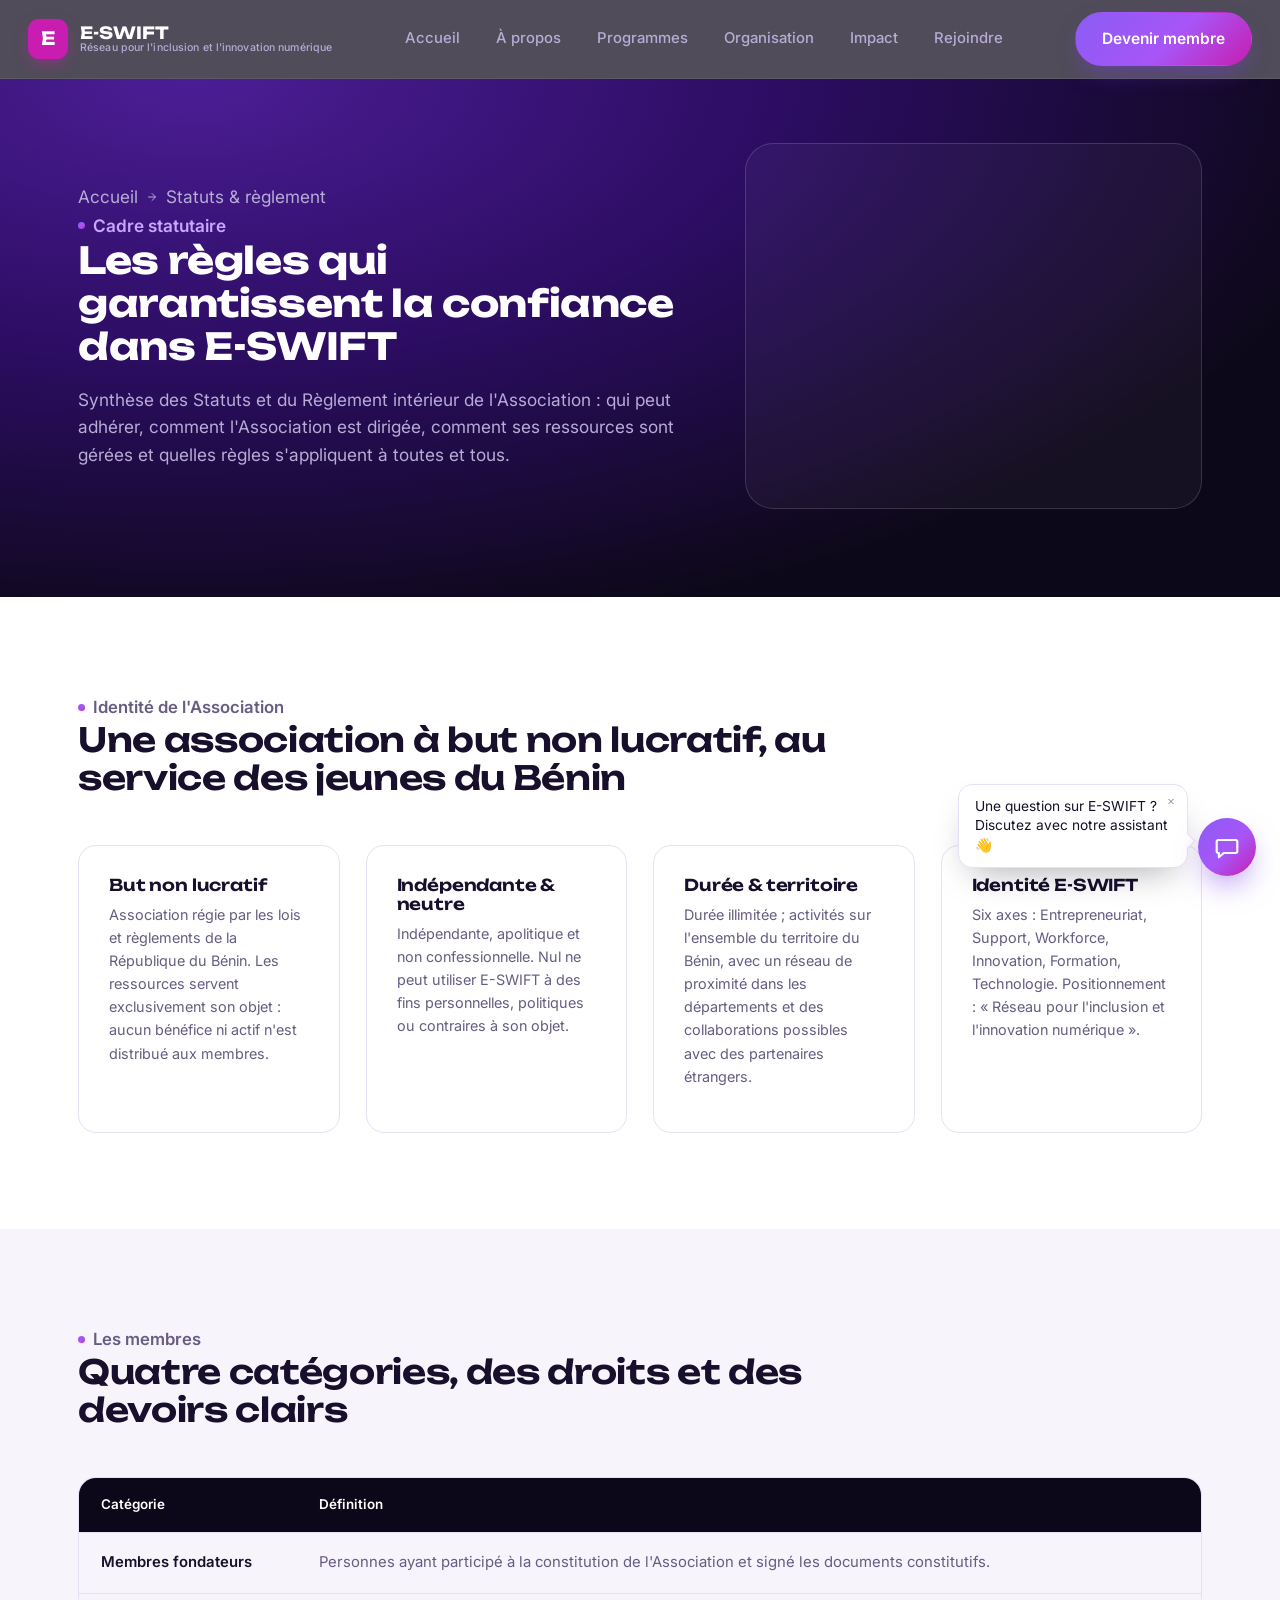
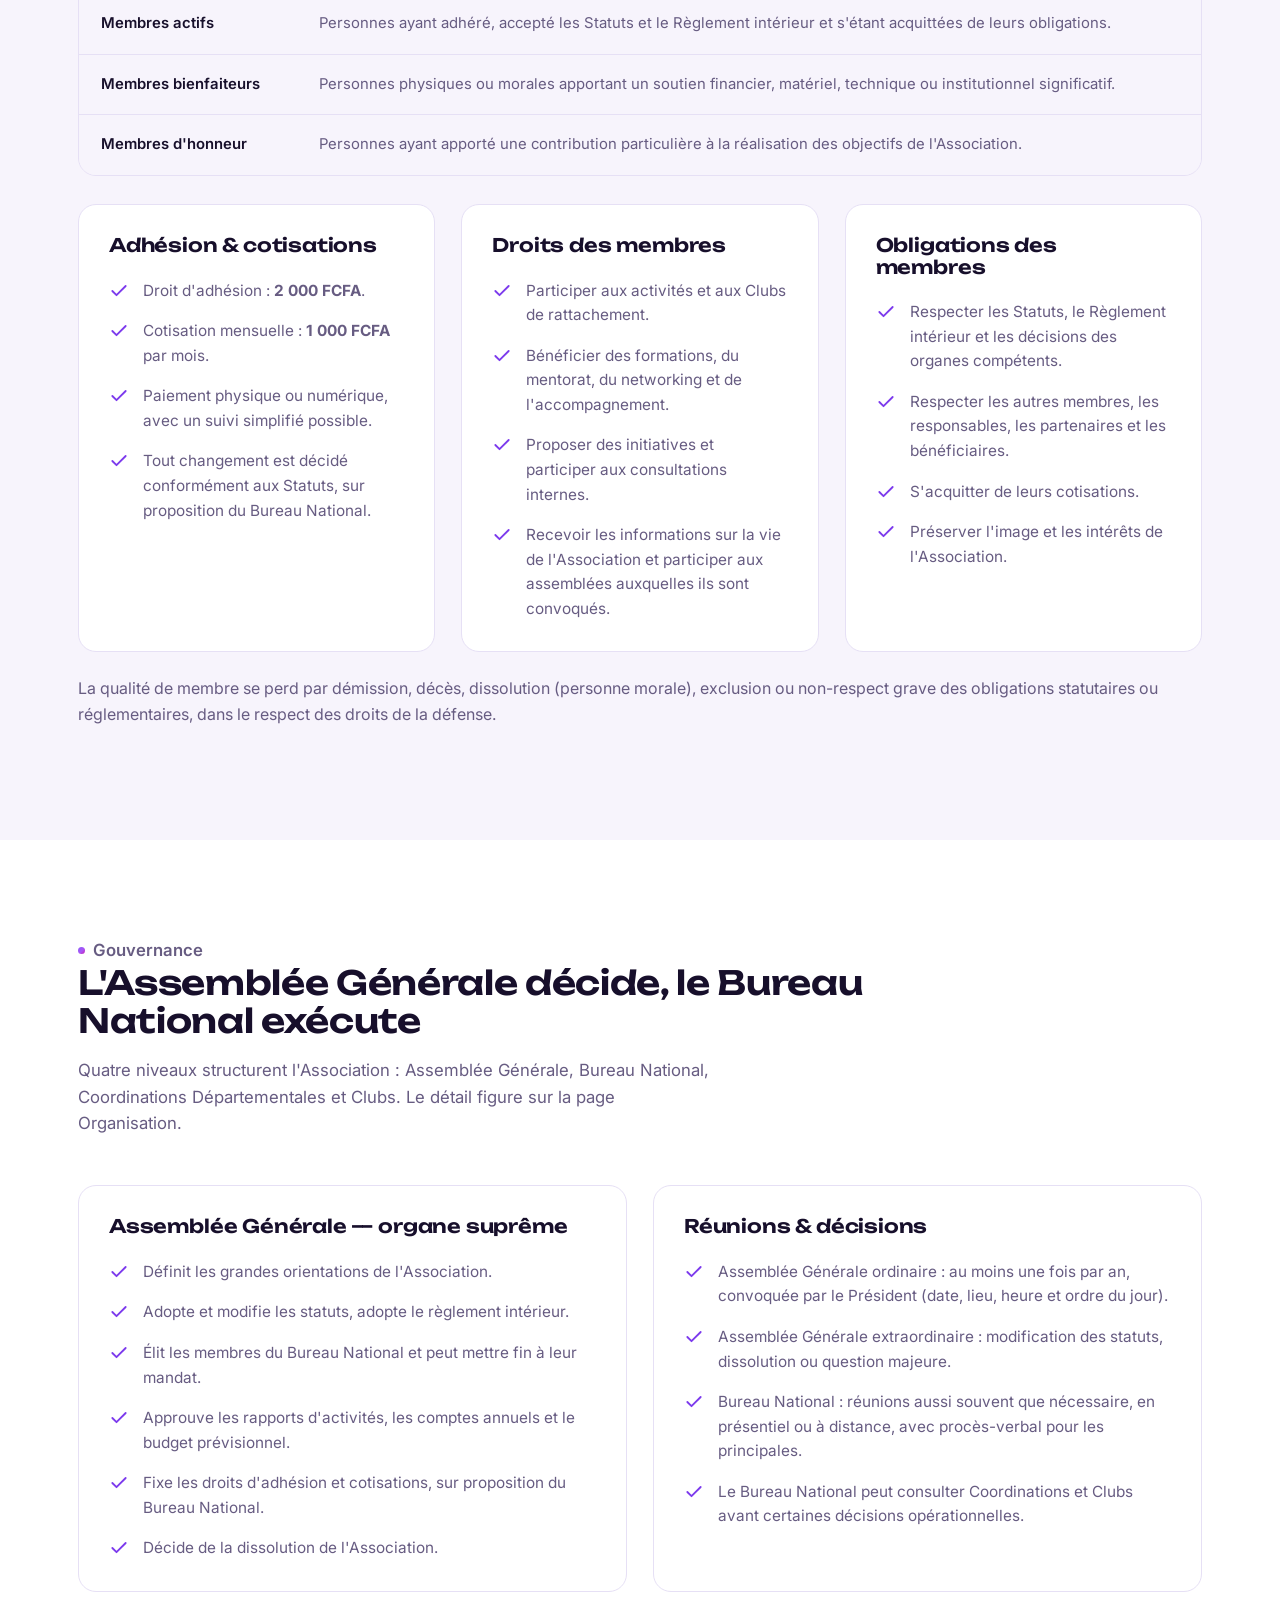
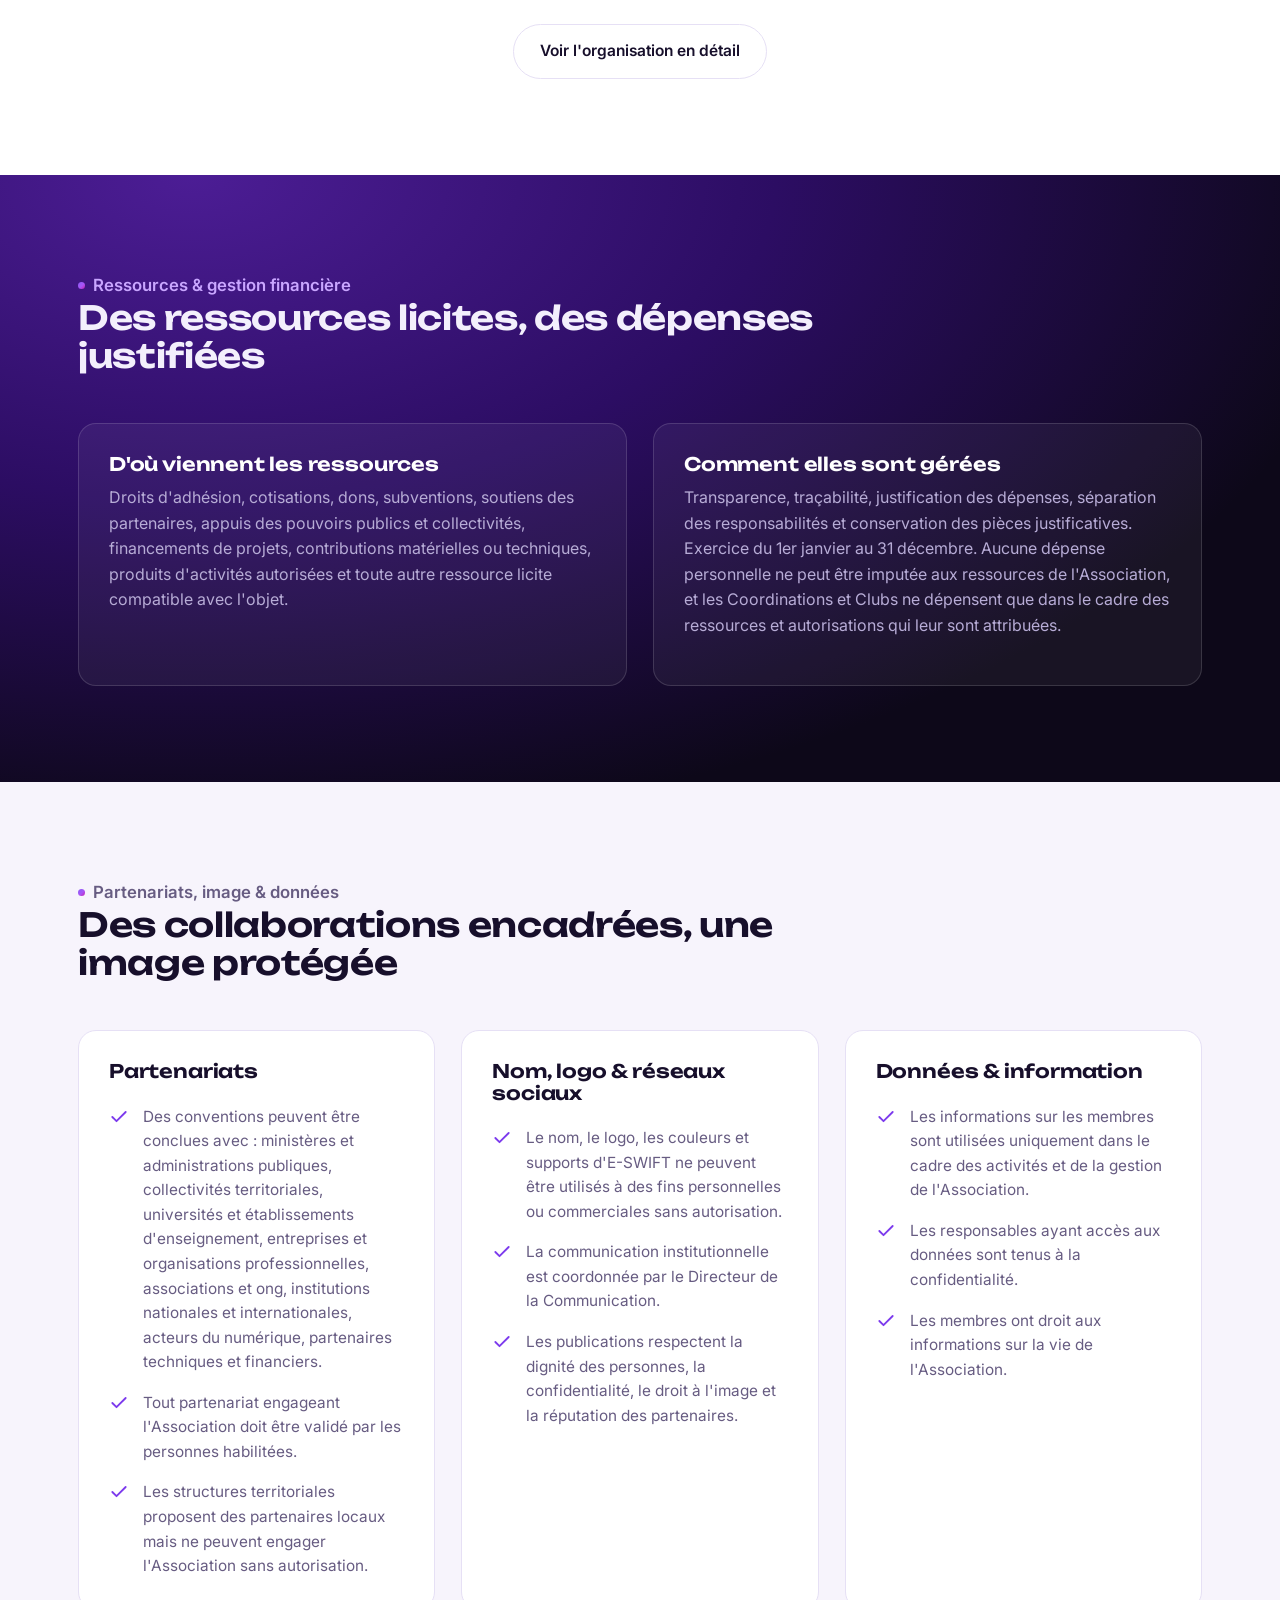
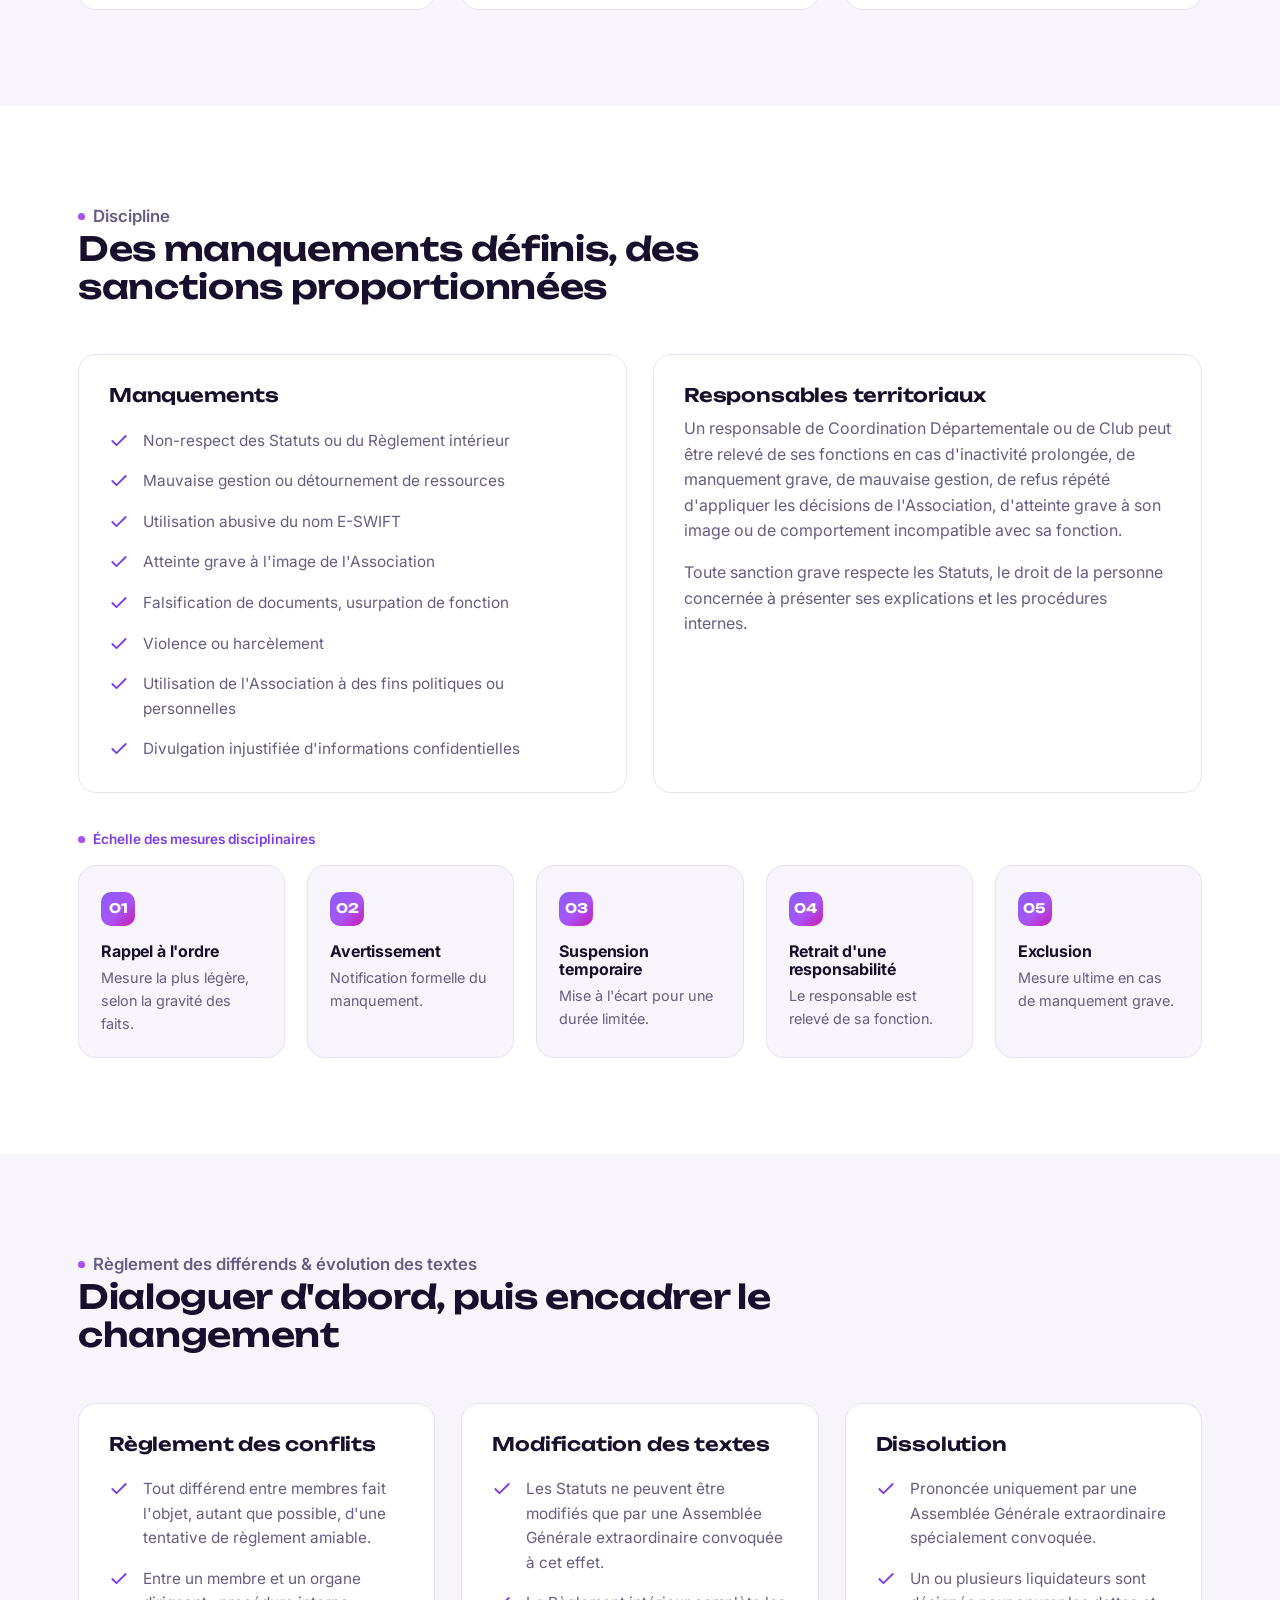
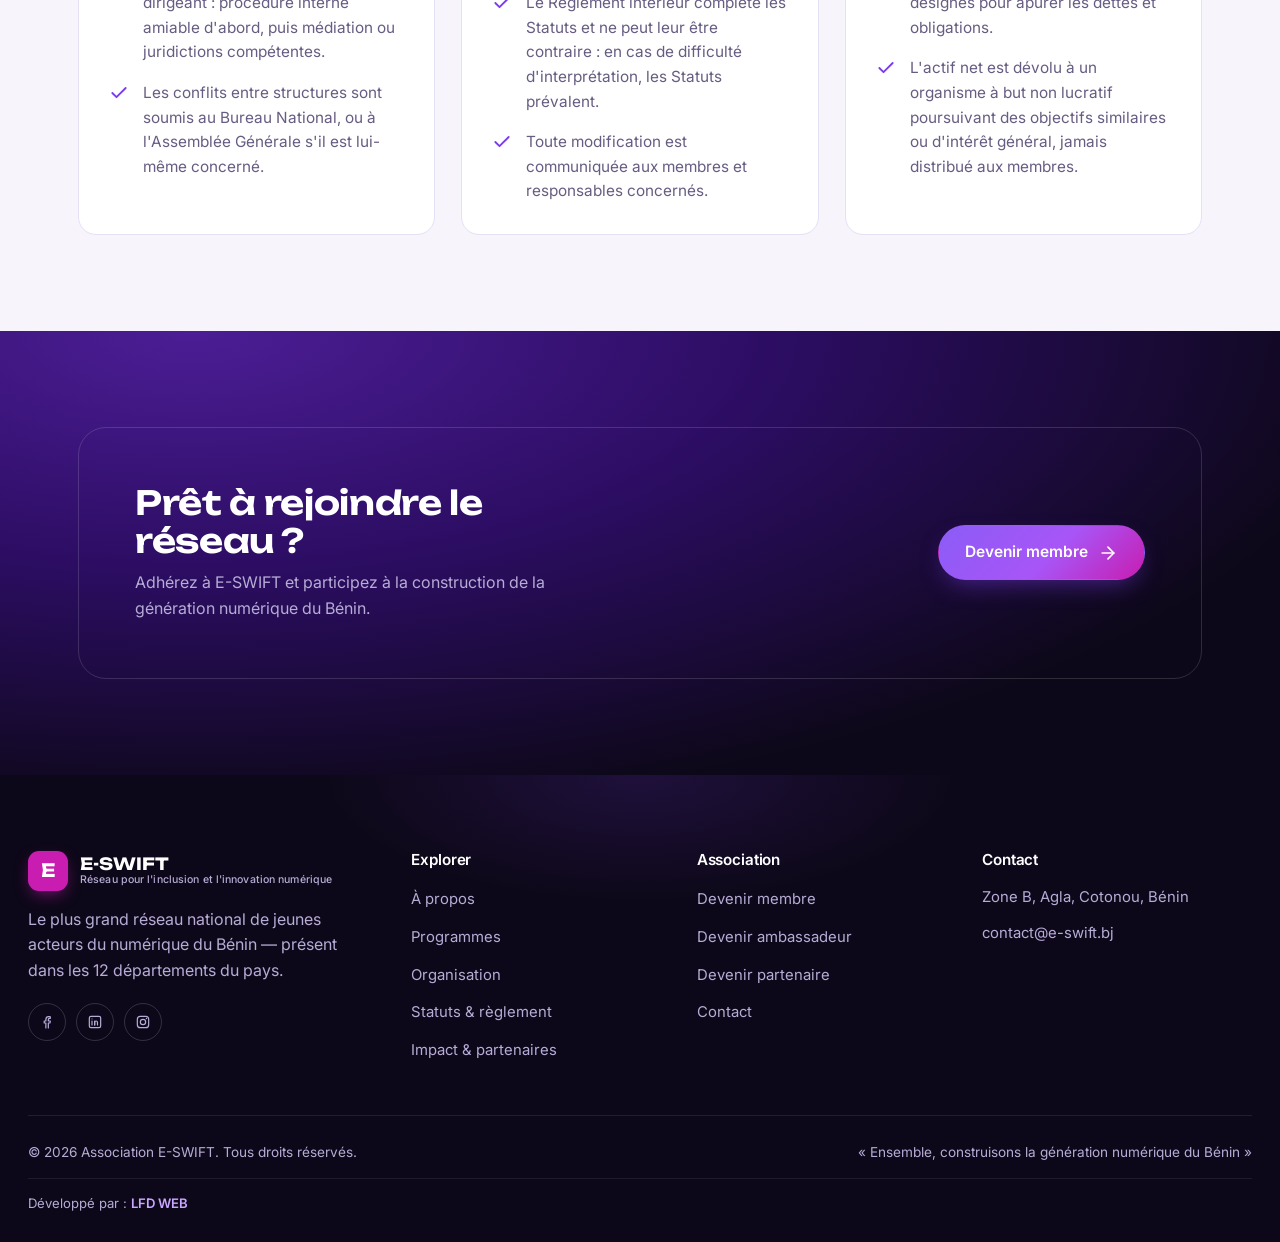
<file: statuts/index.html>
<!DOCTYPE html>
<html lang="fr">
<head>
<meta charset="UTF-8">
<meta name="viewport" content="width=device-width, initial-scale=1.0">
<title>Statuts et règlement intérieur — Cadre de fonctionnement d'E-SWIFT</title>
<meta name="description" content="Résumé des Statuts et du Règlement intérieur de l'Association E-SWIFT : membres, cotisations, gouvernance, finances, partenariats, discipline et dissolution.">
<link rel="icon" href="data:image/svg+xml,<svg xmlns=%22http://www.w3.org/2000/svg%22 viewBox=%220 0 24 24%22><rect width=%2224%22 height=%2224%22 rx=%226%22 fill=%22%23C81DB0%22/><text x=%2212%22 y=%2217%22 font-size=%2214%22 font-family=%22Arial%22 font-weight=%22bold%22 fill=%22white%22 text-anchor=%22middle%22>E</text></svg>">
<link rel="stylesheet" href="/assets/css/styles.css">
<meta property="og:title" content="Statuts et règlement intérieur — Cadre de fonctionnement d'E-SWIFT">
<meta property="og:description" content="Résumé des Statuts et du Règlement intérieur de l'Association E-SWIFT : membres, cotisations, gouvernance, finances, partenariats, discipline et dissolution.">
<meta property="og:type" content="website">
</head>
<body>
<a href="#main" class="skip-link">Aller au contenu</a>
<header class="site-header">
  <div class="container">
    <a href="/" class="brand" aria-label="Association E-SWIFT — accueil">
      <span class="brand-mark">E</span>
      <span class="brand-word">E-SWIFT<span>Réseau pour l'inclusion et l'innovation numérique</span></span>
    </a>
    <nav class="nav-desktop" aria-label="Navigation principale">
      <a href="/">Accueil</a>
      <a href="/a-propos/">À propos</a>
      <a href="/programmes/">Programmes</a>
      <a href="/organisation/">Organisation</a>
      <a href="/impact/">Impact</a>
      <a href="/rejoindre/">Rejoindre</a>
    </nav>
    <div class="header-actions">
      <a href="/rejoindre/" class="btn btn-primary desktop-only">Devenir membre</a>
      <button class="nav-toggle" aria-label="Ouvrir le menu" aria-expanded="false">
        <svg viewBox="0 0 24 24" fill="none" stroke="currentColor" stroke-width="2" stroke-linecap="round"><line x1="4" y1="7" x2="20" y2="7"/><line x1="4" y1="12" x2="20" y2="12"/><line x1="4" y1="17" x2="20" y2="17"/></svg>
      </button>
    </div>
  </div>
  <nav class="nav-mobile" aria-label="Navigation mobile">
      <a href="/">Accueil</a>
      <a href="/a-propos/">À propos</a>
      <a href="/programmes/">Programmes</a>
      <a href="/organisation/">Organisation</a>
      <a href="/impact/">Impact</a>
      <a href="/rejoindre/">Rejoindre</a>
      <a href="/rejoindre/" class="btn btn-primary btn-block">Devenir membre</a>
  </nav>
</header>
<main id="main">

<section class="page-hero">
  <div class="container">
    <div class="page-hero-grid"><div><p class="page-hero-crumb"><a href="/">Accueil</a> <svg viewBox="0 0 24 24" fill="none" stroke="currentColor" stroke-width="2" stroke-linecap="round" stroke-linejoin="round"><line x1="5" y1="12" x2="19" y2="12"/><polyline points="12 5 19 12 12 19"/></svg> <span>Statuts &amp; règlement</span></p>
    <p class="eyebrow">Cadre statutaire</p>
    <h1>Les règles qui garantissent la confiance dans E-SWIFT</h1>
    <p>Synthèse des Statuts et du Règlement intérieur de l'Association : qui peut adhérer, comment l'Association est dirigée, comment ses ressources sont gérées et quelles règles s'appliquent à toutes et tous.</p></div><div class="page-hero-media">
</div></div>
  </div>
</section>

<section class="section-pad">
  <div class="container">
    <div class="section-head reveal">
      <p class="eyebrow">Identité de l'Association</p>
      <h2>Une association à but non lucratif, au service des jeunes du Bénin</h2>
    </div>
    <div class="grid grid-4">
      <div class="card reveal">
        <h3 style="font-size:1.02rem;">But non lucratif</h3>
        <p class="text-muted" style="font-size:.9rem;">Association régie par les lois et règlements de la République du Bénin. Les ressources servent exclusivement son objet : aucun bénéfice ni actif n'est distribué aux membres.</p>
      </div>
      <div class="card reveal">
        <h3 style="font-size:1.02rem;">Indépendante &amp; neutre</h3>
        <p class="text-muted" style="font-size:.9rem;">Indépendante, apolitique et non confessionnelle. Nul ne peut utiliser E-SWIFT à des fins personnelles, politiques ou contraires à son objet.</p>
      </div>
      <div class="card reveal">
        <h3 style="font-size:1.02rem;">Durée &amp; territoire</h3>
        <p class="text-muted" style="font-size:.9rem;">Durée illimitée ; activités sur l'ensemble du territoire du Bénin, avec un réseau de proximité dans les départements et des collaborations possibles avec des partenaires étrangers.</p>
      </div>
      <div class="card reveal">
        <h3 style="font-size:1.02rem;">Identité E-SWIFT</h3>
        <p class="text-muted" style="font-size:.9rem;">Six axes : Entrepreneuriat, Support, Workforce, Innovation, Formation, Technologie. Positionnement : « Réseau pour l'inclusion et l'innovation numérique ».</p>
      </div>
    </div>
  </div>
</section>

<section class="section-pad bg-tint">
  <div class="container">
    <div class="section-head reveal">
      <p class="eyebrow">Les membres</p>
      <h2>Quatre catégories, des droits et des devoirs clairs</h2>
    </div>
    <div class="table-wrap reveal">
      <table>
        <thead><tr><th>Catégorie</th><th>Définition</th></tr></thead>
        <tbody>
          <tr><td>Membres fondateurs</td><td>Personnes ayant participé à la constitution de l'Association et signé les documents constitutifs.</td></tr>
          <tr><td>Membres actifs</td><td>Personnes ayant adhéré, accepté les Statuts et le Règlement intérieur et s'étant acquittées de leurs obligations.</td></tr>
          <tr><td>Membres bienfaiteurs</td><td>Personnes physiques ou morales apportant un soutien financier, matériel, technique ou institutionnel significatif.</td></tr>
          <tr><td>Membres d'honneur</td><td>Personnes ayant apporté une contribution particulière à la réalisation des objectifs de l'Association.</td></tr>
        </tbody>
      </table>
    </div>
    <div class="grid grid-3" style="margin-top:28px;">
      <div class="card reveal">
        <h3>Adhésion &amp; cotisations</h3>
        <ul class="feature-list">
          <li><svg viewBox="0 0 24 24" fill="none" stroke="currentColor" stroke-width="2.2" stroke-linecap="round" stroke-linejoin="round"><polyline points="20 6 9 17 4 12"/></svg><span>Droit d'adhésion : <strong>2 000 FCFA</strong>.</span></li>
          <li><svg viewBox="0 0 24 24" fill="none" stroke="currentColor" stroke-width="2.2" stroke-linecap="round" stroke-linejoin="round"><polyline points="20 6 9 17 4 12"/></svg><span>Cotisation mensuelle : <strong>1 000 FCFA</strong> par mois.</span></li>
          <li><svg viewBox="0 0 24 24" fill="none" stroke="currentColor" stroke-width="2.2" stroke-linecap="round" stroke-linejoin="round"><polyline points="20 6 9 17 4 12"/></svg><span>Paiement physique ou numérique, avec un suivi simplifié possible.</span></li>
          <li><svg viewBox="0 0 24 24" fill="none" stroke="currentColor" stroke-width="2.2" stroke-linecap="round" stroke-linejoin="round"><polyline points="20 6 9 17 4 12"/></svg><span>Tout changement est décidé conformément aux Statuts, sur proposition du Bureau National.</span></li>
        </ul>
      </div>
      <div class="card reveal">
        <h3>Droits des membres</h3>
        <ul class="feature-list">
          <li><svg viewBox="0 0 24 24" fill="none" stroke="currentColor" stroke-width="2.2" stroke-linecap="round" stroke-linejoin="round"><polyline points="20 6 9 17 4 12"/></svg><span>Participer aux activités et aux Clubs de rattachement.</span></li>
          <li><svg viewBox="0 0 24 24" fill="none" stroke="currentColor" stroke-width="2.2" stroke-linecap="round" stroke-linejoin="round"><polyline points="20 6 9 17 4 12"/></svg><span>Bénéficier des formations, du mentorat, du networking et de l'accompagnement.</span></li>
          <li><svg viewBox="0 0 24 24" fill="none" stroke="currentColor" stroke-width="2.2" stroke-linecap="round" stroke-linejoin="round"><polyline points="20 6 9 17 4 12"/></svg><span>Proposer des initiatives et participer aux consultations internes.</span></li>
          <li><svg viewBox="0 0 24 24" fill="none" stroke="currentColor" stroke-width="2.2" stroke-linecap="round" stroke-linejoin="round"><polyline points="20 6 9 17 4 12"/></svg><span>Recevoir les informations sur la vie de l'Association et participer aux assemblées auxquelles ils sont convoqués.</span></li>
        </ul>
      </div>
      <div class="card reveal">
        <h3>Obligations des membres</h3>
        <ul class="feature-list">
          <li><svg viewBox="0 0 24 24" fill="none" stroke="currentColor" stroke-width="2.2" stroke-linecap="round" stroke-linejoin="round"><polyline points="20 6 9 17 4 12"/></svg><span>Respecter les Statuts, le Règlement intérieur et les décisions des organes compétents.</span></li>
          <li><svg viewBox="0 0 24 24" fill="none" stroke="currentColor" stroke-width="2.2" stroke-linecap="round" stroke-linejoin="round"><polyline points="20 6 9 17 4 12"/></svg><span>Respecter les autres membres, les responsables, les partenaires et les bénéficiaires.</span></li>
          <li><svg viewBox="0 0 24 24" fill="none" stroke="currentColor" stroke-width="2.2" stroke-linecap="round" stroke-linejoin="round"><polyline points="20 6 9 17 4 12"/></svg><span>S'acquitter de leurs cotisations.</span></li>
          <li><svg viewBox="0 0 24 24" fill="none" stroke="currentColor" stroke-width="2.2" stroke-linecap="round" stroke-linejoin="round"><polyline points="20 6 9 17 4 12"/></svg><span>Préserver l'image et les intérêts de l'Association.</span></li>
        </ul>
      </div>
    </div>
    <p class="text-muted" style="margin-top:24px;">La qualité de membre se perd par démission, décès, dissolution (personne morale), exclusion ou non-respect grave des obligations statutaires ou réglementaires, dans le respect des droits de la défense.</p>
  </div>
</section>

<section class="section-pad">
  <div class="container">
    <div class="section-head reveal">
      <p class="eyebrow">Gouvernance</p>
      <h2>L'Assemblée Générale décide, le Bureau National exécute</h2>
      <p>Quatre niveaux structurent l'Association : Assemblée Générale, Bureau National, Coordinations Départementales et Clubs. Le détail figure sur la page Organisation.</p>
    </div>
    <div class="grid grid-2">
      <div class="card reveal">
        <h3>Assemblée Générale — organe suprême</h3>
        <ul class="feature-list">
          <li><svg viewBox="0 0 24 24" fill="none" stroke="currentColor" stroke-width="2.2" stroke-linecap="round" stroke-linejoin="round"><polyline points="20 6 9 17 4 12"/></svg><span>Définit les grandes orientations de l'Association.</span></li>
          <li><svg viewBox="0 0 24 24" fill="none" stroke="currentColor" stroke-width="2.2" stroke-linecap="round" stroke-linejoin="round"><polyline points="20 6 9 17 4 12"/></svg><span>Adopte et modifie les statuts, adopte le règlement intérieur.</span></li>
          <li><svg viewBox="0 0 24 24" fill="none" stroke="currentColor" stroke-width="2.2" stroke-linecap="round" stroke-linejoin="round"><polyline points="20 6 9 17 4 12"/></svg><span>Élit les membres du Bureau National et peut mettre fin à leur mandat.</span></li>
          <li><svg viewBox="0 0 24 24" fill="none" stroke="currentColor" stroke-width="2.2" stroke-linecap="round" stroke-linejoin="round"><polyline points="20 6 9 17 4 12"/></svg><span>Approuve les rapports d'activités, les comptes annuels et le budget prévisionnel.</span></li>
          <li><svg viewBox="0 0 24 24" fill="none" stroke="currentColor" stroke-width="2.2" stroke-linecap="round" stroke-linejoin="round"><polyline points="20 6 9 17 4 12"/></svg><span>Fixe les droits d'adhésion et cotisations, sur proposition du Bureau National.</span></li>
          <li><svg viewBox="0 0 24 24" fill="none" stroke="currentColor" stroke-width="2.2" stroke-linecap="round" stroke-linejoin="round"><polyline points="20 6 9 17 4 12"/></svg><span>Décide de la dissolution de l'Association.</span></li>
        </ul>
      </div>
      <div class="card reveal">
        <h3>Réunions &amp; décisions</h3>
        <ul class="feature-list">
          <li><svg viewBox="0 0 24 24" fill="none" stroke="currentColor" stroke-width="2.2" stroke-linecap="round" stroke-linejoin="round"><polyline points="20 6 9 17 4 12"/></svg><span>Assemblée Générale ordinaire : au moins une fois par an, convoquée par le Président (date, lieu, heure et ordre du jour).</span></li>
          <li><svg viewBox="0 0 24 24" fill="none" stroke="currentColor" stroke-width="2.2" stroke-linecap="round" stroke-linejoin="round"><polyline points="20 6 9 17 4 12"/></svg><span>Assemblée Générale extraordinaire : modification des statuts, dissolution ou question majeure.</span></li>
          <li><svg viewBox="0 0 24 24" fill="none" stroke="currentColor" stroke-width="2.2" stroke-linecap="round" stroke-linejoin="round"><polyline points="20 6 9 17 4 12"/></svg><span>Bureau National : réunions aussi souvent que nécessaire, en présentiel ou à distance, avec procès-verbal pour les principales.</span></li>
          <li><svg viewBox="0 0 24 24" fill="none" stroke="currentColor" stroke-width="2.2" stroke-linecap="round" stroke-linejoin="round"><polyline points="20 6 9 17 4 12"/></svg><span>Le Bureau National peut consulter Coordinations et Clubs avant certaines décisions opérationnelles.</span></li>
        </ul>
      </div>
    </div>
    <div class="center reveal" style="margin-top:32px;"><a href="/organisation/" class="btn btn-ghost">Voir l'organisation en détail</a></div>
  </div>
</section>

<section class="section-pad bg-dark">
  <div class="container">
    <div class="section-head on-dark reveal">
      <p class="eyebrow">Ressources &amp; gestion financière</p>
      <h2>Des ressources licites, des dépenses justifiées</h2>
    </div>
    <div class="grid grid-2">
      <div class="card reveal" style="background:rgba(255,255,255,.05); border-color:rgba(255,255,255,.14);"><h3 style="color:#fff;">D'où viennent les ressources</h3><p style="color:var(--text-on-dark-muted);">Droits d'adhésion, cotisations, dons, subventions, soutiens des partenaires, appuis des pouvoirs publics et collectivités, financements de projets, contributions matérielles ou techniques, produits d'activités autorisées et toute autre ressource licite compatible avec l'objet.</p></div>
      <div class="card reveal" style="background:rgba(255,255,255,.05); border-color:rgba(255,255,255,.14);"><h3 style="color:#fff;">Comment elles sont gérées</h3><p style="color:var(--text-on-dark-muted);">Transparence, traçabilité, justification des dépenses, séparation des responsabilités et conservation des pièces justificatives. Exercice du 1er janvier au 31 décembre. Aucune dépense personnelle ne peut être imputée aux ressources de l'Association, et les Coordinations et Clubs ne dépensent que dans le cadre des ressources et autorisations qui leur sont attribuées.</p></div>
    </div>
  </div>
</section>

<section class="section-pad bg-tint">
  <div class="container">
    <div class="section-head reveal">
      <p class="eyebrow">Partenariats, image &amp; données</p>
      <h2>Des collaborations encadrées, une image protégée</h2>
    </div>
    <div class="grid grid-3">
      <div class="card reveal">
        <h3>Partenariats</h3>
        <ul class="feature-list">
          <li><svg viewBox="0 0 24 24" fill="none" stroke="currentColor" stroke-width="2.2" stroke-linecap="round" stroke-linejoin="round"><polyline points="20 6 9 17 4 12"/></svg><span>Des conventions peuvent être conclues avec : ministères et administrations publiques, collectivités territoriales, universités et établissements d'enseignement, entreprises et organisations professionnelles, associations et ong, institutions nationales et internationales, acteurs du numérique, partenaires techniques et financiers.</span></li>
          <li><svg viewBox="0 0 24 24" fill="none" stroke="currentColor" stroke-width="2.2" stroke-linecap="round" stroke-linejoin="round"><polyline points="20 6 9 17 4 12"/></svg><span>Tout partenariat engageant l'Association doit être validé par les personnes habilitées.</span></li>
          <li><svg viewBox="0 0 24 24" fill="none" stroke="currentColor" stroke-width="2.2" stroke-linecap="round" stroke-linejoin="round"><polyline points="20 6 9 17 4 12"/></svg><span>Les structures territoriales proposent des partenaires locaux mais ne peuvent engager l'Association sans autorisation.</span></li>
        </ul>
      </div>
      <div class="card reveal">
        <h3>Nom, logo &amp; réseaux sociaux</h3>
        <ul class="feature-list">
          <li><svg viewBox="0 0 24 24" fill="none" stroke="currentColor" stroke-width="2.2" stroke-linecap="round" stroke-linejoin="round"><polyline points="20 6 9 17 4 12"/></svg><span>Le nom, le logo, les couleurs et supports d'E-SWIFT ne peuvent être utilisés à des fins personnelles ou commerciales sans autorisation.</span></li>
          <li><svg viewBox="0 0 24 24" fill="none" stroke="currentColor" stroke-width="2.2" stroke-linecap="round" stroke-linejoin="round"><polyline points="20 6 9 17 4 12"/></svg><span>La communication institutionnelle est coordonnée par le Directeur de la Communication.</span></li>
          <li><svg viewBox="0 0 24 24" fill="none" stroke="currentColor" stroke-width="2.2" stroke-linecap="round" stroke-linejoin="round"><polyline points="20 6 9 17 4 12"/></svg><span>Les publications respectent la dignité des personnes, la confidentialité, le droit à l'image et la réputation des partenaires.</span></li>
        </ul>
      </div>
      <div class="card reveal">
        <h3>Données &amp; information</h3>
        <ul class="feature-list">
          <li><svg viewBox="0 0 24 24" fill="none" stroke="currentColor" stroke-width="2.2" stroke-linecap="round" stroke-linejoin="round"><polyline points="20 6 9 17 4 12"/></svg><span>Les informations sur les membres sont utilisées uniquement dans le cadre des activités et de la gestion de l'Association.</span></li>
          <li><svg viewBox="0 0 24 24" fill="none" stroke="currentColor" stroke-width="2.2" stroke-linecap="round" stroke-linejoin="round"><polyline points="20 6 9 17 4 12"/></svg><span>Les responsables ayant accès aux données sont tenus à la confidentialité.</span></li>
          <li><svg viewBox="0 0 24 24" fill="none" stroke="currentColor" stroke-width="2.2" stroke-linecap="round" stroke-linejoin="round"><polyline points="20 6 9 17 4 12"/></svg><span>Les membres ont droit aux informations sur la vie de l'Association.</span></li>
        </ul>
      </div>
    </div>
  </div>
</section>

<section class="section-pad">
  <div class="container">
    <div class="section-head reveal">
      <p class="eyebrow">Discipline</p>
      <h2>Des manquements définis, des sanctions proportionnées</h2>
    </div>
    <div class="grid grid-2">
      <div class="card reveal">
        <h3>Manquements</h3>
        <ul class="feature-list">
          <li><svg viewBox="0 0 24 24" fill="none" stroke="currentColor" stroke-width="2.2" stroke-linecap="round" stroke-linejoin="round"><polyline points="20 6 9 17 4 12"/></svg><span>Non-respect des Statuts ou du Règlement intérieur</span></li>
          <li><svg viewBox="0 0 24 24" fill="none" stroke="currentColor" stroke-width="2.2" stroke-linecap="round" stroke-linejoin="round"><polyline points="20 6 9 17 4 12"/></svg><span>Mauvaise gestion ou détournement de ressources</span></li>
          <li><svg viewBox="0 0 24 24" fill="none" stroke="currentColor" stroke-width="2.2" stroke-linecap="round" stroke-linejoin="round"><polyline points="20 6 9 17 4 12"/></svg><span>Utilisation abusive du nom E-SWIFT</span></li>
          <li><svg viewBox="0 0 24 24" fill="none" stroke="currentColor" stroke-width="2.2" stroke-linecap="round" stroke-linejoin="round"><polyline points="20 6 9 17 4 12"/></svg><span>Atteinte grave à l'image de l'Association</span></li>
          <li><svg viewBox="0 0 24 24" fill="none" stroke="currentColor" stroke-width="2.2" stroke-linecap="round" stroke-linejoin="round"><polyline points="20 6 9 17 4 12"/></svg><span>Falsification de documents, usurpation de fonction</span></li>
          <li><svg viewBox="0 0 24 24" fill="none" stroke="currentColor" stroke-width="2.2" stroke-linecap="round" stroke-linejoin="round"><polyline points="20 6 9 17 4 12"/></svg><span>Violence ou harcèlement</span></li>
          <li><svg viewBox="0 0 24 24" fill="none" stroke="currentColor" stroke-width="2.2" stroke-linecap="round" stroke-linejoin="round"><polyline points="20 6 9 17 4 12"/></svg><span>Utilisation de l'Association à des fins politiques ou personnelles</span></li>
          <li><svg viewBox="0 0 24 24" fill="none" stroke="currentColor" stroke-width="2.2" stroke-linecap="round" stroke-linejoin="round"><polyline points="20 6 9 17 4 12"/></svg><span>Divulgation injustifiée d'informations confidentielles</span></li>
        </ul>
      </div>
      <div class="card reveal">
        <h3>Responsables territoriaux</h3>
        <p class="text-muted">Un responsable de Coordination Départementale ou de Club peut être relevé de ses fonctions en cas d'inactivité prolongée, de manquement grave, de mauvaise gestion, de refus répété d'appliquer les décisions de l'Association, d'atteinte grave à son image ou de comportement incompatible avec sa fonction.</p><p class="text-muted">Toute sanction grave respecte les Statuts, le droit de la personne concernée à présenter ses explications et les procédures internes.</p>
      </div>
    </div>
    <p class="eyebrow reveal" style="margin-top:36px;">Échelle des mesures disciplinaires</p>
    <div class="steps steps-5 reveal">
      <div class="step"><div class="step-num">01</div><h4>Rappel à l'ordre</h4><p>Mesure la plus légère, selon la gravité des faits.</p></div>
      <div class="step"><div class="step-num">02</div><h4>Avertissement</h4><p>Notification formelle du manquement.</p></div>
      <div class="step"><div class="step-num">03</div><h4>Suspension temporaire</h4><p>Mise à l'écart pour une durée limitée.</p></div>
      <div class="step"><div class="step-num">04</div><h4>Retrait d'une responsabilité</h4><p>Le responsable est relevé de sa fonction.</p></div>
      <div class="step"><div class="step-num">05</div><h4>Exclusion</h4><p>Mesure ultime en cas de manquement grave.</p></div>
    </div>
  </div>
</section>

<section class="section-pad bg-tint">
  <div class="container">
    <div class="section-head reveal">
      <p class="eyebrow">Règlement des différends &amp; évolution des textes</p>
      <h2>Dialoguer d'abord, puis encadrer le changement</h2>
    </div>
    <div class="grid grid-3">
      <div class="card reveal">
        <h3>Règlement des conflits</h3>
        <ul class="feature-list">
          <li><svg viewBox="0 0 24 24" fill="none" stroke="currentColor" stroke-width="2.2" stroke-linecap="round" stroke-linejoin="round"><polyline points="20 6 9 17 4 12"/></svg><span>Tout différend entre membres fait l'objet, autant que possible, d'une tentative de règlement amiable.</span></li>
          <li><svg viewBox="0 0 24 24" fill="none" stroke="currentColor" stroke-width="2.2" stroke-linecap="round" stroke-linejoin="round"><polyline points="20 6 9 17 4 12"/></svg><span>Entre un membre et un organe dirigeant : procédure interne amiable d'abord, puis médiation ou juridictions compétentes.</span></li>
          <li><svg viewBox="0 0 24 24" fill="none" stroke="currentColor" stroke-width="2.2" stroke-linecap="round" stroke-linejoin="round"><polyline points="20 6 9 17 4 12"/></svg><span>Les conflits entre structures sont soumis au Bureau National, ou à l'Assemblée Générale s'il est lui-même concerné.</span></li>
        </ul>
      </div>
      <div class="card reveal">
        <h3>Modification des textes</h3>
        <ul class="feature-list">
          <li><svg viewBox="0 0 24 24" fill="none" stroke="currentColor" stroke-width="2.2" stroke-linecap="round" stroke-linejoin="round"><polyline points="20 6 9 17 4 12"/></svg><span>Les Statuts ne peuvent être modifiés que par une Assemblée Générale extraordinaire convoquée à cet effet.</span></li>
          <li><svg viewBox="0 0 24 24" fill="none" stroke="currentColor" stroke-width="2.2" stroke-linecap="round" stroke-linejoin="round"><polyline points="20 6 9 17 4 12"/></svg><span>Le Règlement intérieur complète les Statuts et ne peut leur être contraire : en cas de difficulté d'interprétation, les Statuts prévalent.</span></li>
          <li><svg viewBox="0 0 24 24" fill="none" stroke="currentColor" stroke-width="2.2" stroke-linecap="round" stroke-linejoin="round"><polyline points="20 6 9 17 4 12"/></svg><span>Toute modification est communiquée aux membres et responsables concernés.</span></li>
        </ul>
      </div>
      <div class="card reveal">
        <h3>Dissolution</h3>
        <ul class="feature-list">
          <li><svg viewBox="0 0 24 24" fill="none" stroke="currentColor" stroke-width="2.2" stroke-linecap="round" stroke-linejoin="round"><polyline points="20 6 9 17 4 12"/></svg><span>Prononcée uniquement par une Assemblée Générale extraordinaire spécialement convoquée.</span></li>
          <li><svg viewBox="0 0 24 24" fill="none" stroke="currentColor" stroke-width="2.2" stroke-linecap="round" stroke-linejoin="round"><polyline points="20 6 9 17 4 12"/></svg><span>Un ou plusieurs liquidateurs sont désignés pour apurer les dettes et obligations.</span></li>
          <li><svg viewBox="0 0 24 24" fill="none" stroke="currentColor" stroke-width="2.2" stroke-linecap="round" stroke-linejoin="round"><polyline points="20 6 9 17 4 12"/></svg><span>L'actif net est dévolu à un organisme à but non lucratif poursuivant des objectifs similaires ou d'intérêt général, jamais distribué aux membres.</span></li>
        </ul>
      </div>
    </div>
  </div>
</section>

<section class="section-pad bg-dark">
  <div class="container">
    <div class="cta-band reveal" style="background:transparent; border:1px solid rgba(255,255,255,.14); padding:56px;">
      <div>
        <h3>Prêt à rejoindre le réseau ?</h3>
        <p>Adhérez à E-SWIFT et participez à la construction de la génération numérique du Bénin.</p>
      </div>
      <div class="cta-actions">
        <a href="/rejoindre/" class="btn btn-primary">Devenir membre <svg viewBox="0 0 24 24" fill="none" stroke="currentColor" stroke-width="2" stroke-linecap="round" stroke-linejoin="round"><line x1="5" y1="12" x2="19" y2="12"/><polyline points="12 5 19 12 12 19"/></svg></a>
      </div>
    </div>
  </div>
</section>

</main>
<footer class="site-footer">
  <div class="container">
    <div class="footer-grid">
      <div class="footer-brand">
        <div class="brand">
          <span class="brand-mark">E</span>
          <span class="brand-word">E-SWIFT<span>Réseau pour l'inclusion et l'innovation numérique</span></span>
        </div>
        <p>Le plus grand réseau national de jeunes acteurs du numérique du Bénin — présent dans les 12 départements du pays.</p>
        <div class="footer-social">
          <a href="#" aria-label="Facebook"><svg viewBox="0 0 24 24" fill="none" stroke="currentColor" stroke-width="1.8" stroke-linecap="round" stroke-linejoin="round"><path d="M14 21v-7.5h2.5l.5-3H14V8.2c0-1 .3-1.7 1.8-1.7H17V4.1c-.3 0-1.3-.1-2.5-.1-2.5 0-4.2 1.5-4.2 4.3v2.2H7.8v3H10.3V21"/></svg></a>
          <a href="#" aria-label="LinkedIn"><svg viewBox="0 0 24 24" fill="none" stroke="currentColor" stroke-width="1.8" stroke-linecap="round" stroke-linejoin="round"><rect x="3.5" y="3.5" width="17" height="17" rx="2.5"/><line x1="7.5" y1="10.5" x2="7.5" y2="16.5"/><circle cx="7.5" cy="7.3" r=".2" fill="currentColor"/><path d="M11.5 16.5v-3.6c0-1.5.9-2.4 2.2-2.4s2 .9 2 2.4v3.6"/><line x1="11.5" y1="10.5" x2="11.5" y2="16.5"/></svg></a>
          <a href="#" aria-label="Instagram"><svg viewBox="0 0 24 24" fill="none" stroke="currentColor" stroke-width="1.8"><rect x="3.5" y="3.5" width="17" height="17" rx="4.5"/><circle cx="12" cy="12" r="4"/><circle cx="17.2" cy="6.8" r="1" fill="currentColor" stroke="none"/></svg></a>
        </div>
      </div>
      <div class="footer-col">
        <h4>Explorer</h4>
        <ul>
          <li><a href="/a-propos/">À propos</a></li>
          <li><a href="/programmes/">Programmes</a></li>
          <li><a href="/organisation/">Organisation</a></li>
          <li><a href="/statuts/">Statuts &amp; règlement</a></li>
          <li><a href="/impact/">Impact &amp; partenaires</a></li>
        </ul>
      </div>
      <div class="footer-col">
        <h4>Association</h4>
        <ul>
          <li><a href="/rejoindre/">Devenir membre</a></li>
          <li><a href="/rejoindre/#ambassadeur">Devenir ambassadeur</a></li>
          <li><a href="/rejoindre/#partenaires">Devenir partenaire</a></li>
          <li><a href="/rejoindre/#contact">Contact</a></li>
        </ul>
      </div>
      <div class="footer-col">
        <h4>Contact</h4>
        <ul>
          <li class="muted">Zone B, Agla, Cotonou, Bénin</li>
          <li class="muted">contact@e-swift.bj</li>
        </ul>
      </div>
    </div>
    <div class="footer-bottom">
      <span>© <span data-year></span> Association E-SWIFT. Tous droits réservés.</span>
      <span>« Ensemble, construisons la génération numérique du Bénin »</span>
    </div>
    <div class="footer-credit">
      <span>Développé par : <a href="https://www.lfdweb.com/" target="_blank" rel="noopener">LFD WEB</a></span>
    </div>
  </div>
</footer>
<div id="support-tooltip" class="support-tooltip">
  <button id="support-tooltip-close" class="support-tooltip-close" aria-label="Fermer la suggestion">
    <svg viewBox="0 0 24 24" fill="none" stroke="currentColor" stroke-width="2.4" stroke-linecap="round"><line x1="5" y1="5" x2="19" y2="19"/><line x1="19" y1="5" x2="5" y2="19"/></svg>
  </button>
  Une question sur E-SWIFT ? Discutez avec notre assistant 👋
</div>
<button id="support-launcher" class="support-launcher" aria-label="Ouvrir l'assistant du site" aria-expanded="false">
  <svg viewBox="0 0 24 24" fill="none" stroke="currentColor" stroke-width="2" stroke-linecap="round" stroke-linejoin="round"><path d="M4 5.5h16a1.5 1.5 0 011.5 1.5v9a1.5 1.5 0 01-1.5 1.5H9l-4.5 4v-4H4A1.5 1.5 0 012.5 16V7A1.5 1.5 0 014 5.5z"/></svg>
</button>
<div id="support-panel" class="support-panel" role="dialog" aria-label="Assistant du site E-SWIFT">
  <div class="support-head">
    <span class="brand-mark">E</span>
    <div>
      <div class="support-head-title">Assistant E-SWIFT</div>
      <div class="support-head-sub">Propulsé par Claude · répond sur le site</div>
    </div>
    <button id="support-close" class="support-close" aria-label="Fermer l'assistant">
      <svg viewBox="0 0 24 24" fill="none" stroke="currentColor" stroke-width="2.4" stroke-linecap="round"><line x1="5" y1="5" x2="19" y2="19"/><line x1="19" y1="5" x2="5" y2="19"/></svg>
    </button>
  </div>
  <div id="support-body" class="support-body">
    <div class="support-msg bot">Bonjour ! Je suis l'assistant du site E-SWIFT. Posez-moi vos questions sur l'association, les programmes ou l'adhésion.</div>
  </div>
  <form id="support-form" class="support-foot">
    <input id="support-input" type="text" placeholder="Écrivez votre question…" autocomplete="off">
    <button type="submit" class="support-send" aria-label="Envoyer">
      <svg viewBox="0 0 24 24" fill="none" stroke="currentColor" stroke-width="2.2" stroke-linecap="round" stroke-linejoin="round"><line x1="4" y1="12" x2="20" y2="12"/><polyline points="14 6 20 12 14 18"/></svg>
    </button>
  </form>
</div>
<script src="/assets/js/main.js"></script>
</body>
</html>
</file>
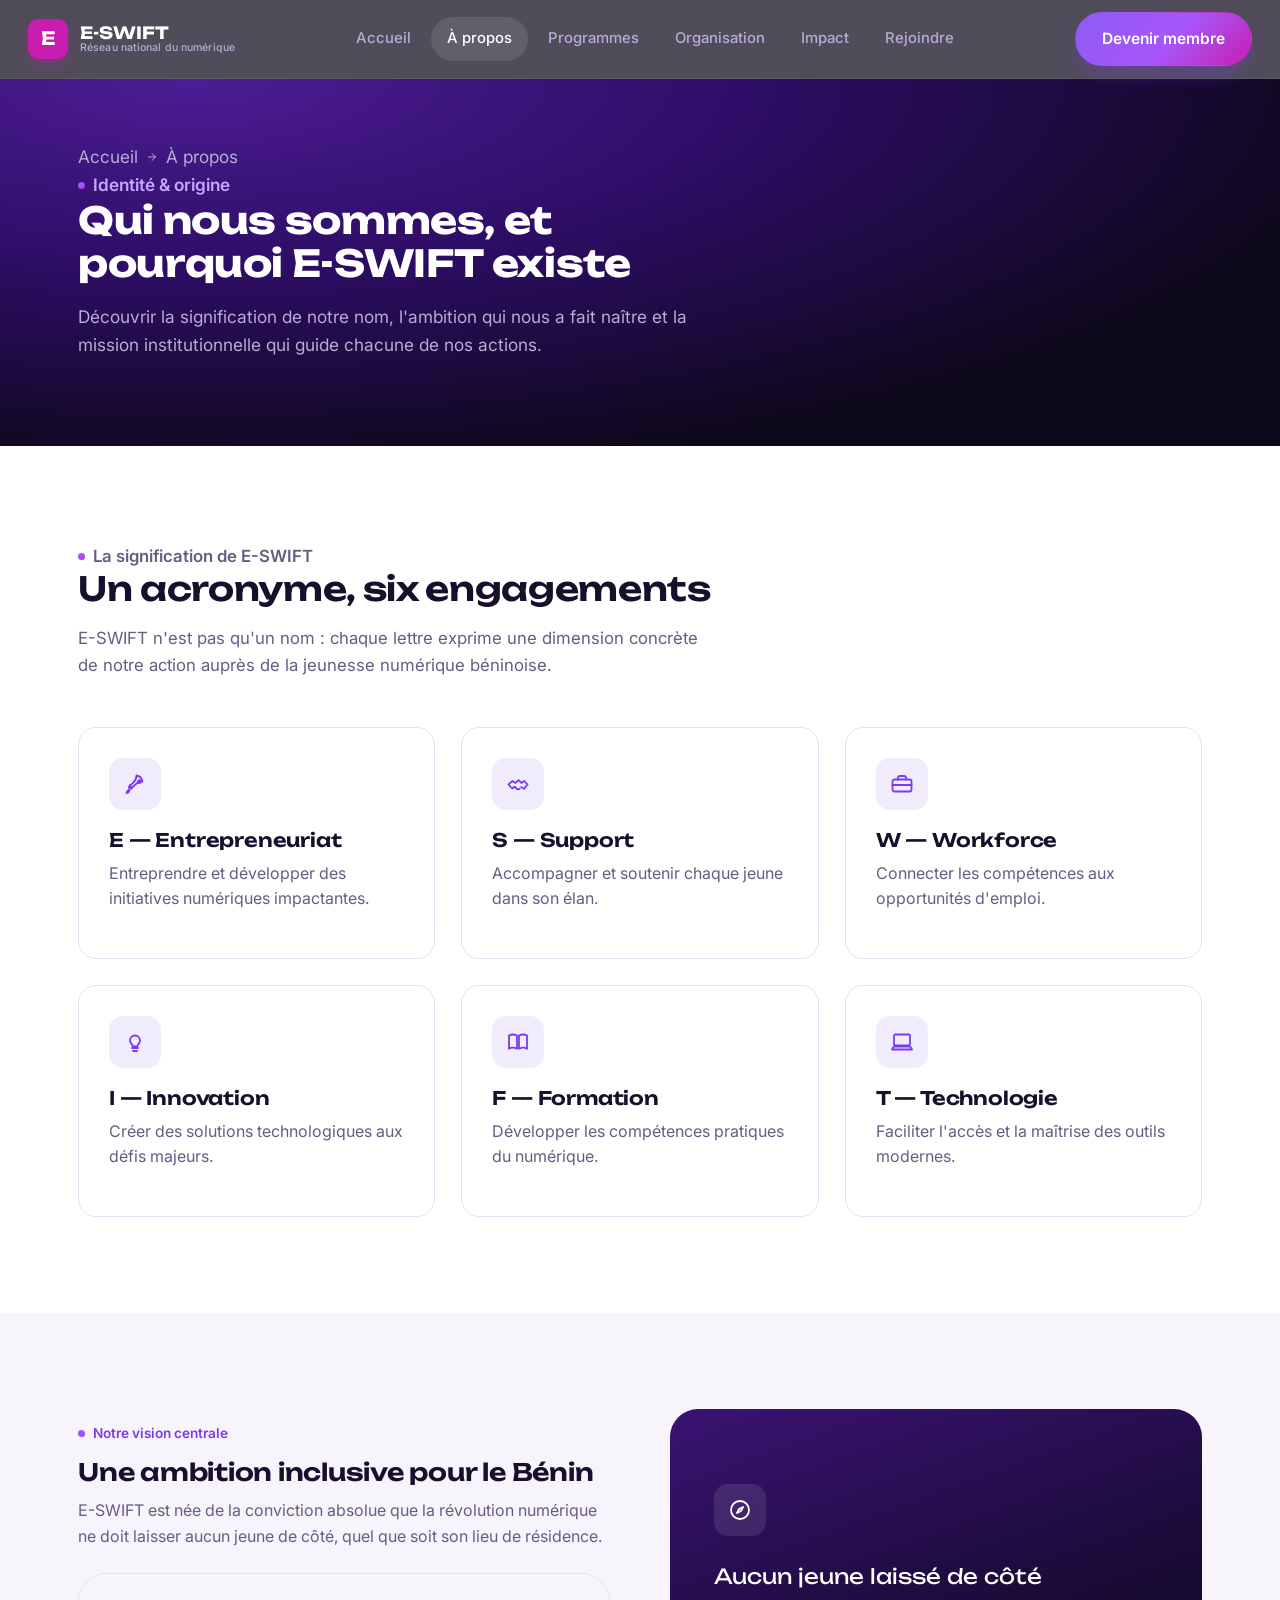
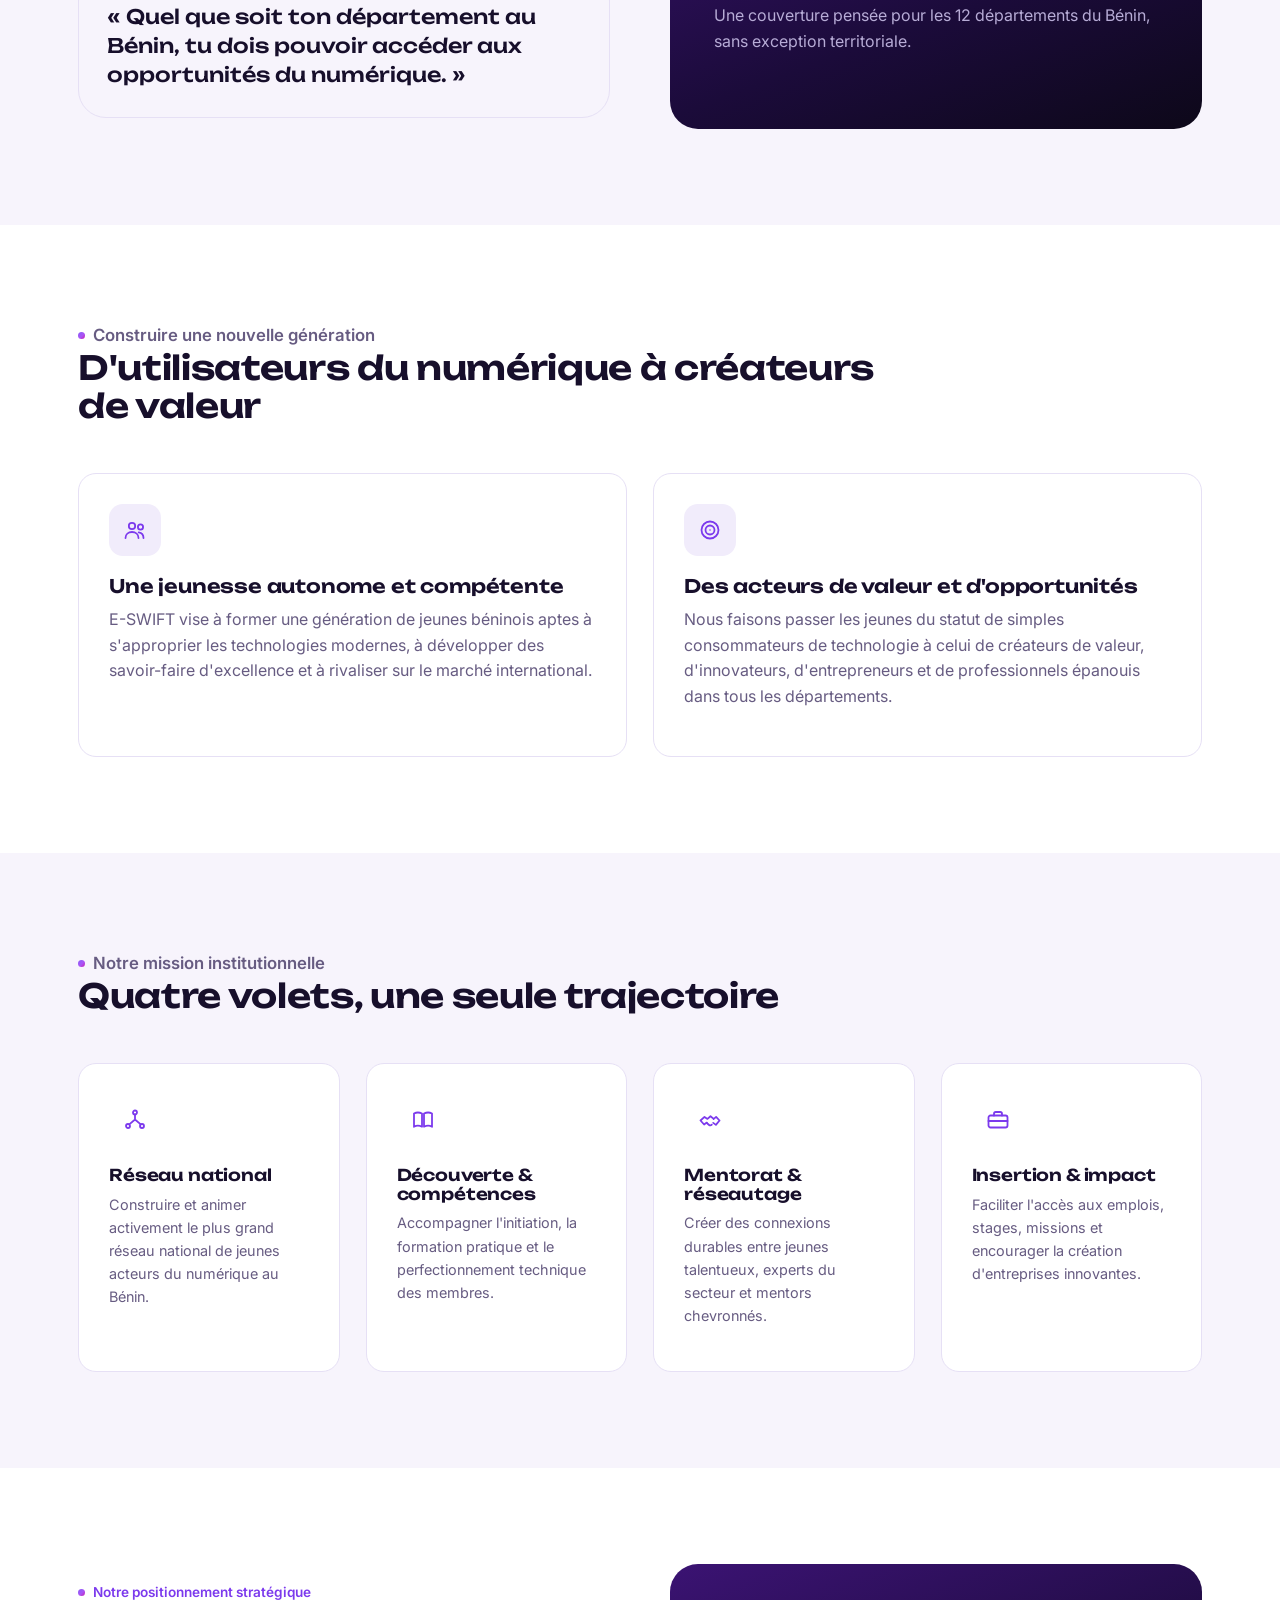
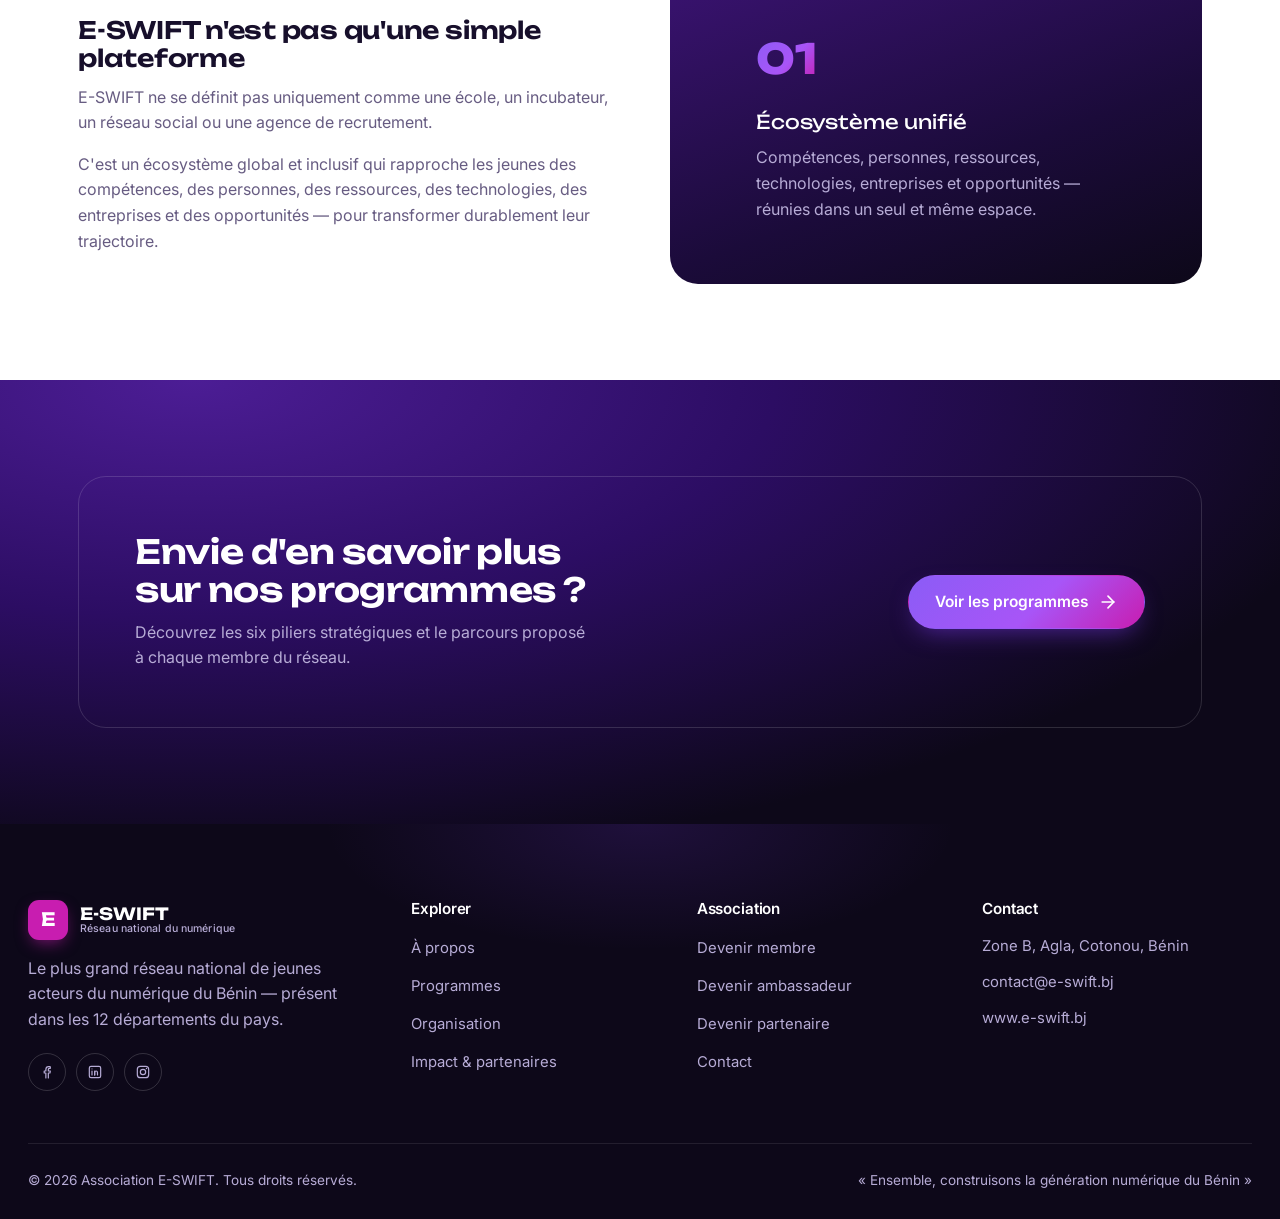
<file: a-propos.html>
<!DOCTYPE html>
<html lang="fr">
<head>
<meta charset="UTF-8">
<meta name="viewport" content="width=device-width, initial-scale=1.0">
<title>À propos — Identité, vision et mission d'E-SWIFT</title>
<meta name="description" content="Découvrez la signification du nom E-SWIFT, sa vision inclusive pour le Bénin et sa mission institutionnelle au service de la jeunesse numérique.">
<link rel="icon" href="data:image/svg+xml,<svg xmlns=%22http://www.w3.org/2000/svg%22 viewBox=%220 0 24 24%22><rect width=%2224%22 height=%2224%22 rx=%226%22 fill=%22%23C81DB0%22/><text x=%2212%22 y=%2217%22 font-size=%2214%22 font-family=%22Arial%22 font-weight=%22bold%22 fill=%22white%22 text-anchor=%22middle%22>E</text></svg>">
<link rel="stylesheet" href="assets/css/styles.css">
<meta property="og:title" content="À propos — Identité, vision et mission d'E-SWIFT">
<meta property="og:description" content="Découvrez la signification du nom E-SWIFT, sa vision inclusive pour le Bénin et sa mission institutionnelle au service de la jeunesse numérique.">
<meta property="og:type" content="website">
</head>
<body>
<a href="#main" class="skip-link">Aller au contenu</a>
<header class="site-header">
  <div class="container">
    <a href="index.html" class="brand" aria-label="Association E-SWIFT — accueil">
      <span class="brand-mark">E</span>
      <span class="brand-word">E-SWIFT<span>Réseau national du numérique</span></span>
    </a>
    <nav class="nav-desktop" aria-label="Navigation principale">
      <a href="index.html">Accueil</a>
      <a href="a-propos.html" class="active">À propos</a>
      <a href="programmes.html">Programmes</a>
      <a href="organisation.html">Organisation</a>
      <a href="impact.html">Impact</a>
      <a href="rejoindre.html">Rejoindre</a>
    </nav>
    <div class="header-actions">
      <a href="rejoindre.html" class="btn btn-primary desktop-only">Devenir membre</a>
      <button class="nav-toggle" aria-label="Ouvrir le menu" aria-expanded="false">
        <svg viewBox="0 0 24 24" fill="none" stroke="currentColor" stroke-width="2" stroke-linecap="round"><line x1="4" y1="7" x2="20" y2="7"/><line x1="4" y1="12" x2="20" y2="12"/><line x1="4" y1="17" x2="20" y2="17"/></svg>
      </button>
    </div>
  </div>
  <nav class="nav-mobile" aria-label="Navigation mobile">
      <a href="index.html">Accueil</a>
      <a href="a-propos.html" class="active">À propos</a>
      <a href="programmes.html">Programmes</a>
      <a href="organisation.html">Organisation</a>
      <a href="impact.html">Impact</a>
      <a href="rejoindre.html">Rejoindre</a>
      <a href="rejoindre.html" class="btn btn-primary btn-block">Devenir membre</a>
  </nav>
</header>
<main id="main">

<section class="page-hero">
  <div class="container">
    <p class="page-hero-crumb"><a href="index.html">Accueil</a> <svg viewBox="0 0 24 24" fill="none" stroke="currentColor" stroke-width="2" stroke-linecap="round" stroke-linejoin="round"><line x1="5" y1="12" x2="19" y2="12"/><polyline points="12 5 19 12 12 19"/></svg> <span>À propos</span></p>
    <p class="eyebrow">Identité &amp; origine</p>
    <h1>Qui nous sommes, et pourquoi E-SWIFT existe</h1>
    <p>Découvrir la signification de notre nom, l'ambition qui nous a fait naître et la mission institutionnelle qui guide chacune de nos actions.</p>
  </div>
</section>

<section class="section-pad">
  <div class="container">
    <div class="section-head reveal">
      <p class="eyebrow">La signification de E-SWIFT</p>
      <h2>Un acronyme, six engagements</h2>
      <p>E-SWIFT n'est pas qu'un nom : chaque lettre exprime une dimension concrète de notre action auprès de la jeunesse numérique béninoise.</p>
    </div>
    <div class="grid grid-3">
      <div class="card reveal"><div class="icon-tile" style="background:var(--paper-tint-2);color:var(--violet);"><svg viewBox="0 0 24 24" fill="none" stroke="currentColor" stroke-width="1.8" stroke-linecap="round" stroke-linejoin="round"><path d="M13.5 3.5c3 .6 5.4 3 6 6-2.7 0-5.2 1-7.3 3.1L8 16.8l-2-2 4.2-4.2C12.4 8.6 13.5 6 13.5 3.5z"/><path d="M9 15l-3 1 1-3M15.5 8.5a1.4 1.4 0 102 2 1.4 1.4 0 00-2-2z"/><path d="M6 18c-1.3.3-2.2 1.4-2.5 3 1.6-.3 2.7-1.2 3-2.5"/></svg></div><h3>E — Entrepreneuriat</h3><p class="text-muted">Entreprendre et développer des initiatives numériques impactantes.</p></div>
      <div class="card reveal"><div class="icon-tile" style="background:var(--paper-tint-2);color:var(--violet);"><svg viewBox="0 0 24 24" fill="none" stroke="currentColor" stroke-width="1.8" stroke-linecap="round" stroke-linejoin="round"><path d="M2.5 12.5l4-3.6 3 2 3-2.6 3.2 2.6M2.5 12.5l3.6 4 2.7-1.9M21.5 12.5l-3.4-3.6-2.6 2.2M21.5 12.5l-3.6 4.4-2.7-2"/><path d="M8.8 15l2.3 2c.7.6 1.8.6 2.4-.1l.3-.3"/></svg></div><h3>S — Support</h3><p class="text-muted">Accompagner et soutenir chaque jeune dans son élan.</p></div>
      <div class="card reveal"><div class="icon-tile" style="background:var(--paper-tint-2);color:var(--violet);"><svg viewBox="0 0 24 24" fill="none" stroke="currentColor" stroke-width="1.8" stroke-linecap="round" stroke-linejoin="round"><rect x="2.5" y="7.5" width="19" height="12" rx="2"/><path d="M8 7.5V5.8A1.8 1.8 0 019.8 4h4.4A1.8 1.8 0 0116 5.8V7.5"/><line x1="2.5" y1="13" x2="21.5" y2="13"/></svg></div><h3>W — Workforce</h3><p class="text-muted">Connecter les compétences aux opportunités d'emploi.</p></div>
      <div class="card reveal"><div class="icon-tile" style="background:var(--paper-tint-2);color:var(--violet);"><svg viewBox="0 0 24 24" fill="none" stroke="currentColor" stroke-width="1.8" stroke-linecap="round" stroke-linejoin="round"><path d="M9 18h6M10 21h4M7 10.5A5 5 0 1117 10.5c0 2-1 3-2 4.2-.5.6-.7 1-.7 1.8H9.7c0-.8-.2-1.2-.7-1.8-1-1.2-2-2.2-2-4.2z"/></svg></div><h3>I — Innovation</h3><p class="text-muted">Créer des solutions technologiques aux défis majeurs.</p></div>
      <div class="card reveal"><div class="icon-tile" style="background:var(--paper-tint-2);color:var(--violet);"><svg viewBox="0 0 24 24" fill="none" stroke="currentColor" stroke-width="1.8" stroke-linecap="round" stroke-linejoin="round"><path d="M3 5.5c2.4-1.3 5.3-1.3 8 0v13.2c-2.7-1.3-5.6-1.3-8 0V5.5z"/><path d="M21 5.5c-2.4-1.3-5.3-1.3-8 0v13.2c2.7-1.3 5.6-1.3 8 0V5.5z"/></svg></div><h3>F — Formation</h3><p class="text-muted">Développer les compétences pratiques du numérique.</p></div>
      <div class="card reveal"><div class="icon-tile" style="background:var(--paper-tint-2);color:var(--violet);"><svg viewBox="0 0 24 24" fill="none" stroke="currentColor" stroke-width="1.8" stroke-linecap="round" stroke-linejoin="round"><rect x="4" y="4.5" width="16" height="11" rx="1.4"/><path d="M2 19.5h20l-1.8-3H3.8L2 19.5z"/></svg></div><h3>T — Technologie</h3><p class="text-muted">Faciliter l'accès et la maîtrise des outils modernes.</p></div>
    </div>
  </div>
</section>

<section class="section-pad bg-tint">
  <div class="container">
    <div class="feature-row">
      <div class="reveal">
        <p class="eyebrow">Notre vision centrale</p>
        <h2>Une ambition inclusive pour le Bénin</h2>
        <p class="text-muted">E-SWIFT est née de la conviction absolue que la révolution numérique ne doit laisser aucun jeune de côté, quel que soit son lieu de résidence.</p>
        <div class="callout" style="padding:28px; margin-top:24px;">
          <blockquote>« Quel que soit ton département au Bénin, tu dois pouvoir accéder aux opportunités du numérique. »</blockquote>
        </div>
      </div>
      <div class="feature-visual reveal">
        <div style="text-align:left; color:#fff;">
          <div class="icon-tile" style="background:rgba(255,255,255,.1); color:#fff; margin-bottom:24px;"><svg viewBox="0 0 24 24" fill="none" stroke="currentColor" stroke-width="1.8" stroke-linecap="round" stroke-linejoin="round"><circle cx="12" cy="12" r="9"/><polygon points="15 9 13 13 9 15 11 11 15 9"/></svg></div>
          <p style="font-family:'Unbounded',sans-serif; font-size:1.3rem; margin-bottom:10px;">Aucun jeune laissé de côté</p>
          <p style="color:var(--text-on-dark-muted); margin:0;">Une couverture pensée pour les 12 départements du Bénin, sans exception territoriale.</p>
        </div>
      </div>
    </div>
  </div>
</section>

<section class="section-pad">
  <div class="container">
    <div class="section-head reveal">
      <p class="eyebrow">Construire une nouvelle génération</p>
      <h2>D'utilisateurs du numérique à créateurs de valeur</h2>
    </div>
    <div class="grid grid-2">
      <div class="card reveal">
        <div class="icon-tile" style="background:var(--paper-tint-2);color:var(--violet);"><svg viewBox="0 0 24 24" fill="none" stroke="currentColor" stroke-width="1.8" stroke-linecap="round" stroke-linejoin="round"><circle cx="9" cy="8" r="3.2"/><path d="M2.5 20c0-3.6 2.9-6 6.5-6s6.5 2.4 6.5 6"/><circle cx="17.5" cy="9" r="2.6"/><path d="M15.7 14.3c2.9.4 4.8 2.6 4.8 5.7"/></svg></div>
        <h3>Une jeunesse autonome et compétente</h3>
        <p class="text-muted">E-SWIFT vise à former une génération de jeunes béninois aptes à s'approprier les technologies modernes, à développer des savoir-faire d'excellence et à rivaliser sur le marché international.</p>
      </div>
      <div class="card reveal">
        <div class="icon-tile" style="background:var(--paper-tint-2);color:var(--violet);"><svg viewBox="0 0 24 24" fill="none" stroke="currentColor" stroke-width="1.8"><circle cx="12" cy="12" r="8.5"/><circle cx="12" cy="12" r="4.5"/><circle cx="12" cy="12" r=".8" fill="currentColor" stroke="none"/></svg></div>
        <h3>Des acteurs de valeur et d'opportunités</h3>
        <p class="text-muted">Nous faisons passer les jeunes du statut de simples consommateurs de technologie à celui de créateurs de valeur, d'innovateurs, d'entrepreneurs et de professionnels épanouis dans tous les départements.</p>
      </div>
    </div>
  </div>
</section>

<section class="section-pad bg-tint">
  <div class="container">
    <div class="section-head reveal">
      <p class="eyebrow">Notre mission institutionnelle</p>
      <h2>Quatre volets, une seule trajectoire</h2>
    </div>
    <div class="grid grid-4">
      <div class="card reveal"><div class="icon-tile" style="background:var(--paper);color:var(--violet);"><svg viewBox="0 0 24 24" fill="none" stroke="currentColor" stroke-width="1.8" stroke-linecap="round" stroke-linejoin="round"><circle cx="12" cy="4.5" r="2"/><circle cx="5" cy="18" r="2"/><circle cx="19" cy="18" r="2"/><path d="M12 6.5v5M12 11.5L6.3 16.4M12 11.5l5.7 4.9"/></svg></div><h3 style="font-size:1.02rem;">Réseau national</h3><p class="text-muted" style="font-size:.9rem;">Construire et animer activement le plus grand réseau national de jeunes acteurs du numérique au Bénin.</p></div>
      <div class="card reveal"><div class="icon-tile" style="background:var(--paper);color:var(--violet);"><svg viewBox="0 0 24 24" fill="none" stroke="currentColor" stroke-width="1.8" stroke-linecap="round" stroke-linejoin="round"><path d="M3 5.5c2.4-1.3 5.3-1.3 8 0v13.2c-2.7-1.3-5.6-1.3-8 0V5.5z"/><path d="M21 5.5c-2.4-1.3-5.3-1.3-8 0v13.2c2.7-1.3 5.6-1.3 8 0V5.5z"/></svg></div><h3 style="font-size:1.02rem;">Découverte &amp; compétences</h3><p class="text-muted" style="font-size:.9rem;">Accompagner l'initiation, la formation pratique et le perfectionnement technique des membres.</p></div>
      <div class="card reveal"><div class="icon-tile" style="background:var(--paper);color:var(--violet);"><svg viewBox="0 0 24 24" fill="none" stroke="currentColor" stroke-width="1.8" stroke-linecap="round" stroke-linejoin="round"><path d="M2.5 12.5l4-3.6 3 2 3-2.6 3.2 2.6M2.5 12.5l3.6 4 2.7-1.9M21.5 12.5l-3.4-3.6-2.6 2.2M21.5 12.5l-3.6 4.4-2.7-2"/><path d="M8.8 15l2.3 2c.7.6 1.8.6 2.4-.1l.3-.3"/></svg></div><h3 style="font-size:1.02rem;">Mentorat &amp; réseautage</h3><p class="text-muted" style="font-size:.9rem;">Créer des connexions durables entre jeunes talentueux, experts du secteur et mentors chevronnés.</p></div>
      <div class="card reveal"><div class="icon-tile" style="background:var(--paper);color:var(--violet);"><svg viewBox="0 0 24 24" fill="none" stroke="currentColor" stroke-width="1.8" stroke-linecap="round" stroke-linejoin="round"><rect x="2.5" y="7.5" width="19" height="12" rx="2"/><path d="M8 7.5V5.8A1.8 1.8 0 019.8 4h4.4A1.8 1.8 0 0116 5.8V7.5"/><line x1="2.5" y1="13" x2="21.5" y2="13"/></svg></div><h3 style="font-size:1.02rem;">Insertion &amp; impact</h3><p class="text-muted" style="font-size:.9rem;">Faciliter l'accès aux emplois, stages, missions et encourager la création d'entreprises innovantes.</p></div>
    </div>
  </div>
</section>

<section class="section-pad">
  <div class="container">
    <div class="feature-row reverse">
      <div class="feature-visual reveal">
        <div style="text-align:left; color:#fff;">
          <span style="font-family:'Unbounded',sans-serif; font-size:2.6rem; font-weight:800; background:var(--grad-brand); -webkit-background-clip:text; background-clip:text; color:transparent;">01</span>
          <p style="font-family:'Unbounded',sans-serif; font-size:1.2rem; margin:14px 0 8px;">Écosystème unifié</p>
          <p style="color:var(--text-on-dark-muted); margin:0; max-width:360px;">Compétences, personnes, ressources, technologies, entreprises et opportunités — réunies dans un seul et même espace.</p>
        </div>
      </div>
      <div class="reveal">
        <p class="eyebrow">Notre positionnement stratégique</p>
        <h2>E-SWIFT n'est pas qu'une simple plateforme</h2>
        <p class="text-muted">E-SWIFT ne se définit pas uniquement comme une école, un incubateur, un réseau social ou une agence de recrutement.</p>
        <p class="text-muted">C'est un écosystème global et inclusif qui rapproche les jeunes des compétences, des personnes, des ressources, des technologies, des entreprises et des opportunités — pour transformer durablement leur trajectoire.</p>
      </div>
    </div>
  </div>
</section>

<section class="section-pad bg-dark">
  <div class="container">
    <div class="cta-band reveal" style="background:transparent; border:1px solid rgba(255,255,255,.14); padding:56px;">
      <div>
        <h3>Envie d'en savoir plus sur nos programmes ?</h3>
        <p>Découvrez les six piliers stratégiques et le parcours proposé à chaque membre du réseau.</p>
      </div>
      <div class="cta-actions">
        <a href="programmes.html" class="btn btn-primary">Voir les programmes <svg viewBox="0 0 24 24" fill="none" stroke="currentColor" stroke-width="2" stroke-linecap="round" stroke-linejoin="round"><line x1="5" y1="12" x2="19" y2="12"/><polyline points="12 5 19 12 12 19"/></svg></a>
      </div>
    </div>
  </div>
</section>

</main>
<footer class="site-footer">
  <div class="container">
    <div class="footer-grid">
      <div class="footer-brand">
        <div class="brand">
          <span class="brand-mark">E</span>
          <span class="brand-word">E-SWIFT<span>Réseau national du numérique</span></span>
        </div>
        <p>Le plus grand réseau national de jeunes acteurs du numérique du Bénin — présent dans les 12 départements du pays.</p>
        <div class="footer-social">
          <a href="#" aria-label="Facebook"><svg viewBox="0 0 24 24" fill="none" stroke="currentColor" stroke-width="1.8" stroke-linecap="round" stroke-linejoin="round"><path d="M14 21v-7.5h2.5l.5-3H14V8.2c0-1 .3-1.7 1.8-1.7H17V4.1c-.3 0-1.3-.1-2.5-.1-2.5 0-4.2 1.5-4.2 4.3v2.2H7.8v3H10.3V21"/></svg></a>
          <a href="#" aria-label="LinkedIn"><svg viewBox="0 0 24 24" fill="none" stroke="currentColor" stroke-width="1.8" stroke-linecap="round" stroke-linejoin="round"><rect x="3.5" y="3.5" width="17" height="17" rx="2.5"/><line x1="7.5" y1="10.5" x2="7.5" y2="16.5"/><circle cx="7.5" cy="7.3" r=".2" fill="currentColor"/><path d="M11.5 16.5v-3.6c0-1.5.9-2.4 2.2-2.4s2 .9 2 2.4v3.6"/><line x1="11.5" y1="10.5" x2="11.5" y2="16.5"/></svg></a>
          <a href="#" aria-label="Instagram"><svg viewBox="0 0 24 24" fill="none" stroke="currentColor" stroke-width="1.8"><rect x="3.5" y="3.5" width="17" height="17" rx="4.5"/><circle cx="12" cy="12" r="4"/><circle cx="17.2" cy="6.8" r="1" fill="currentColor" stroke="none"/></svg></a>
        </div>
      </div>
      <div class="footer-col">
        <h4>Explorer</h4>
        <ul>
          <li><a href="a-propos.html">À propos</a></li>
          <li><a href="programmes.html">Programmes</a></li>
          <li><a href="organisation.html">Organisation</a></li>
          <li><a href="impact.html">Impact &amp; partenaires</a></li>
        </ul>
      </div>
      <div class="footer-col">
        <h4>Association</h4>
        <ul>
          <li><a href="rejoindre.html">Devenir membre</a></li>
          <li><a href="rejoindre.html#ambassadeur">Devenir ambassadeur</a></li>
          <li><a href="rejoindre.html#partenaires">Devenir partenaire</a></li>
          <li><a href="rejoindre.html#contact">Contact</a></li>
        </ul>
      </div>
      <div class="footer-col">
        <h4>Contact</h4>
        <ul>
          <li class="muted">Zone B, Agla, Cotonou, Bénin</li>
          <li class="muted">contact@e-swift.bj</li>
          <li class="muted">www.e-swift.bj</li>
        </ul>
      </div>
    </div>
    <div class="footer-bottom">
      <span>© <span data-year></span> Association E-SWIFT. Tous droits réservés.</span>
      <span>« Ensemble, construisons la génération numérique du Bénin »</span>
    </div>
  </div>
</footer>
<script src="assets/js/main.js"></script>
</body>
</html>
</file>
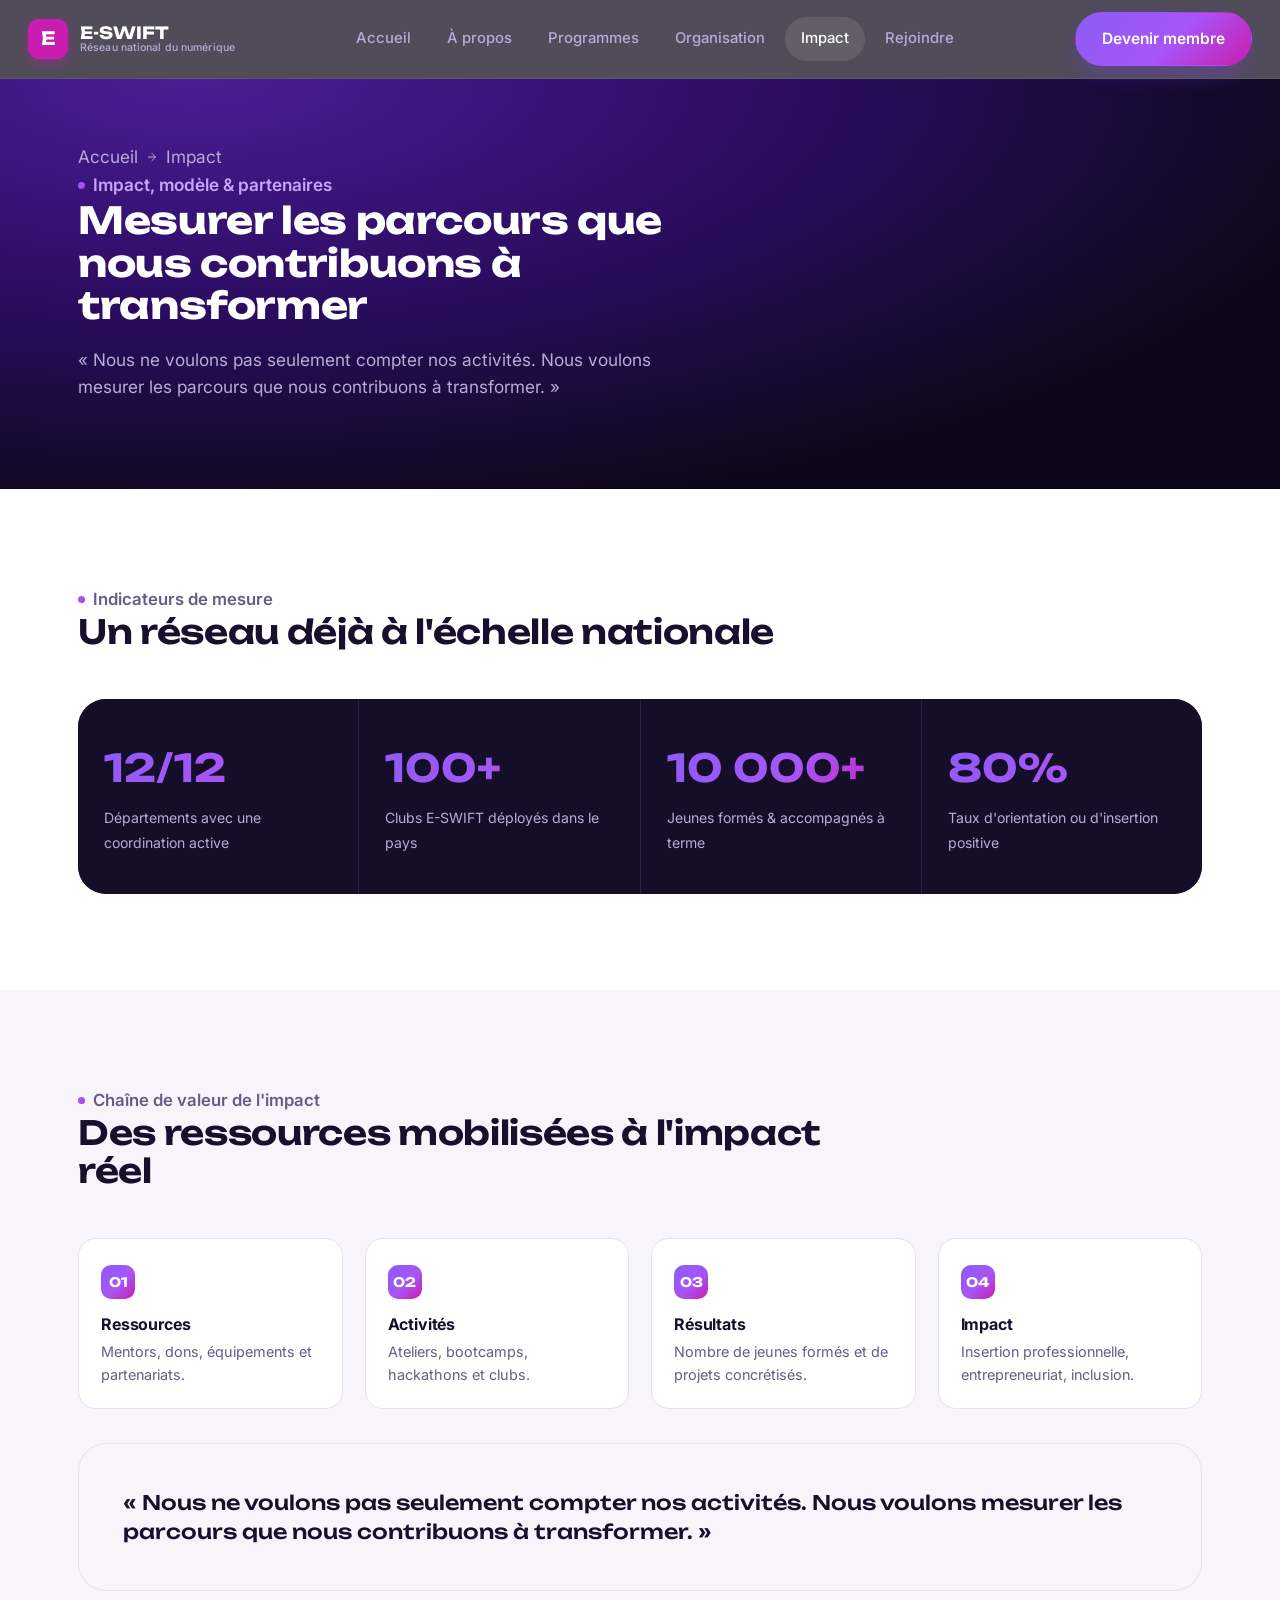
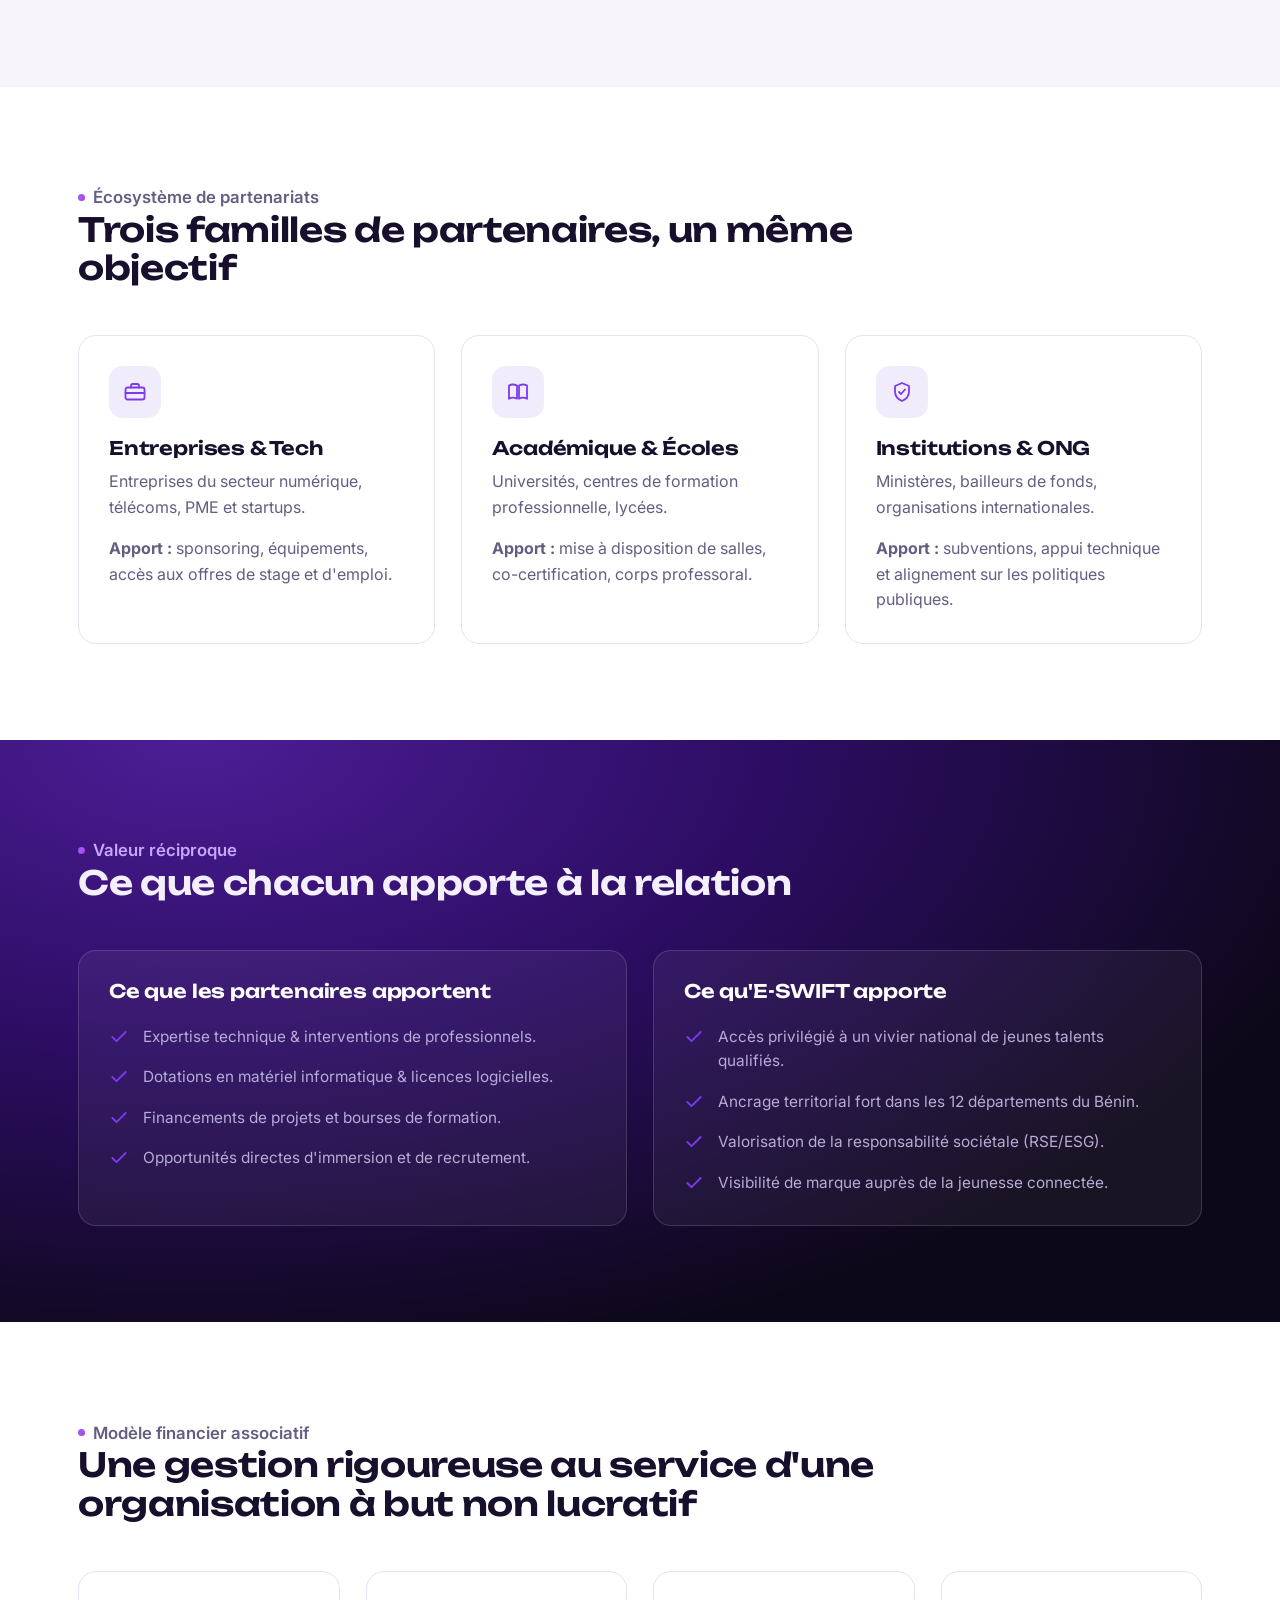
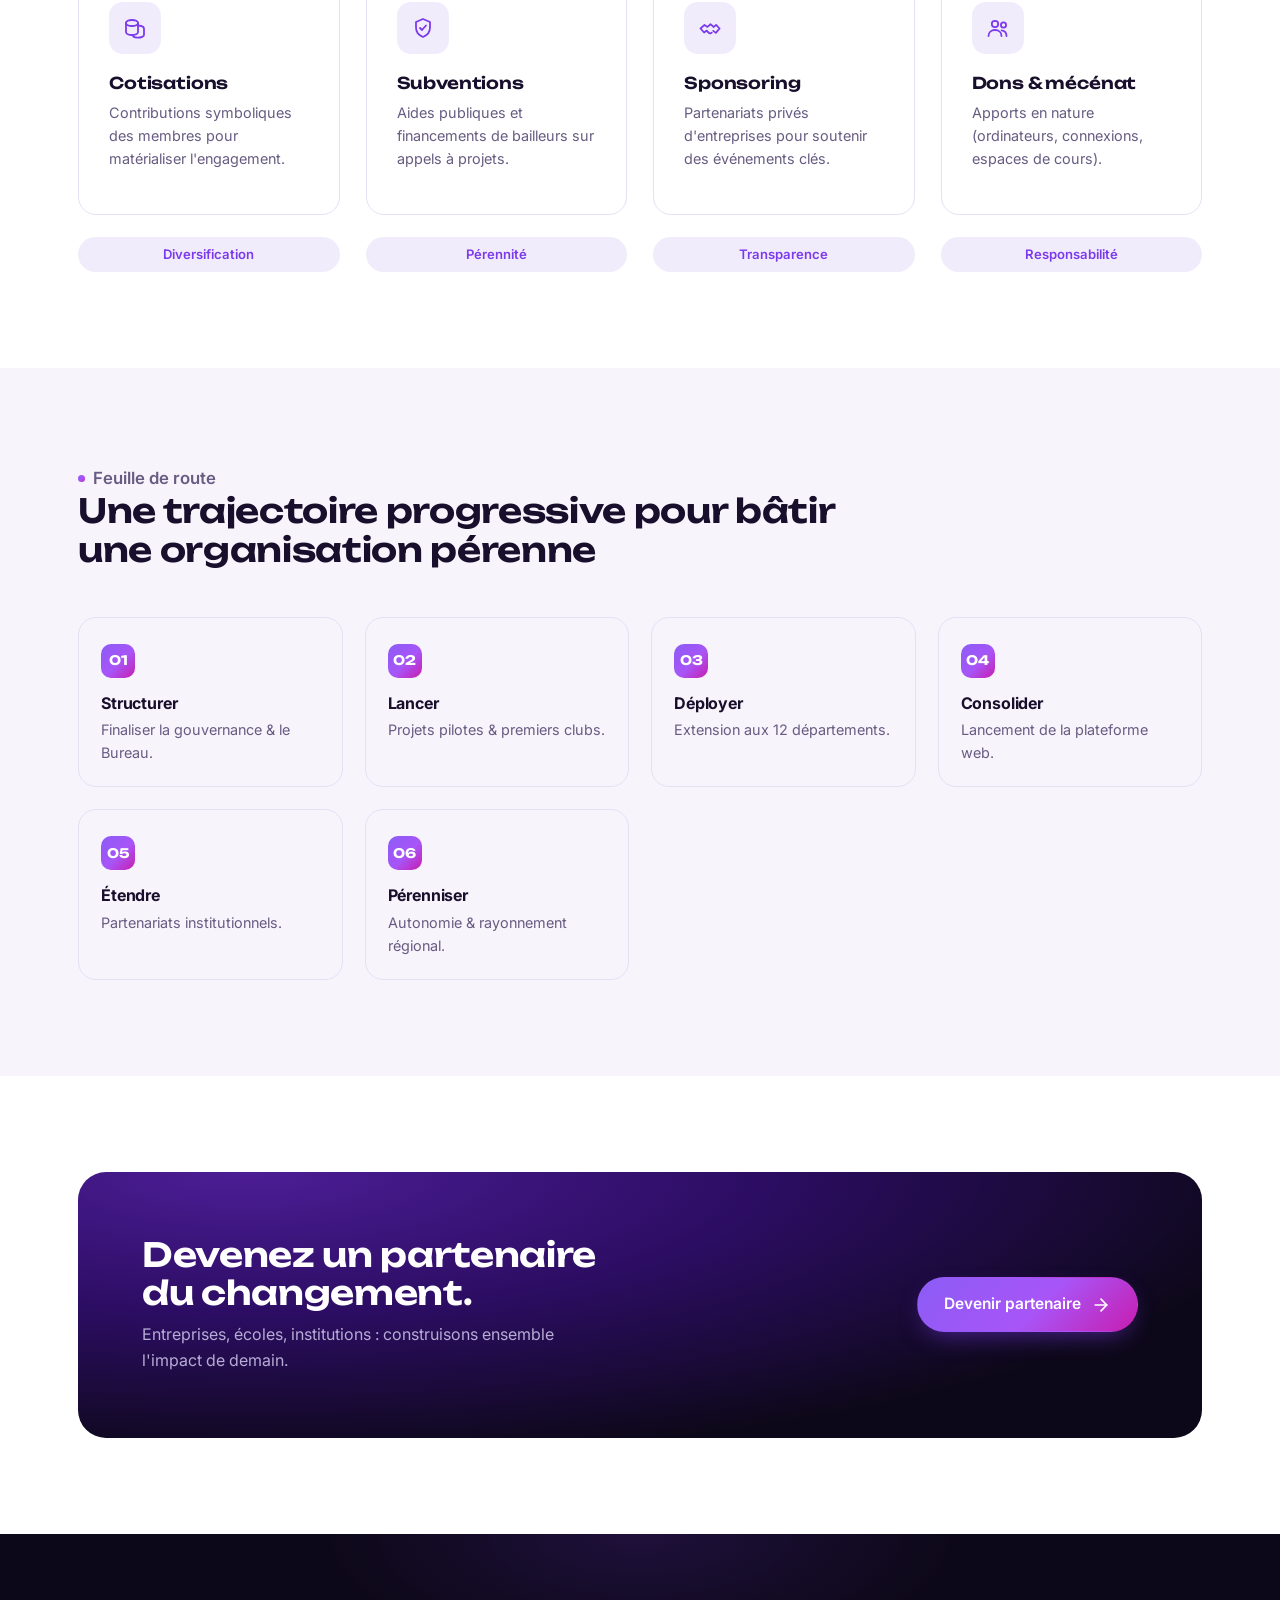
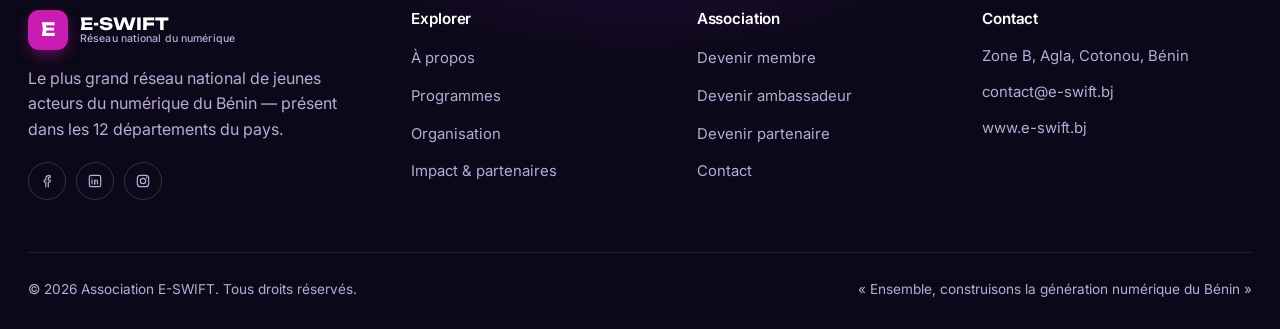
<file: impact.html>
<!DOCTYPE html>
<html lang="fr">
<head>
<meta charset="UTF-8">
<meta name="viewport" content="width=device-width, initial-scale=1.0">
<title>Impact — Indicateurs, modèle financier et partenaires d'E-SWIFT</title>
<meta name="description" content="Indicateurs de terrain, chaîne de valeur de l'impact, écosystème de partenariats, modèle financier associatif et feuille de route du réseau E-SWIFT.">
<link rel="icon" href="data:image/svg+xml,<svg xmlns=%22http://www.w3.org/2000/svg%22 viewBox=%220 0 24 24%22><rect width=%2224%22 height=%2224%22 rx=%226%22 fill=%22%23C81DB0%22/><text x=%2212%22 y=%2217%22 font-size=%2214%22 font-family=%22Arial%22 font-weight=%22bold%22 fill=%22white%22 text-anchor=%22middle%22>E</text></svg>">
<link rel="stylesheet" href="assets/css/styles.css">
<meta property="og:title" content="Impact — Indicateurs, modèle financier et partenaires d'E-SWIFT">
<meta property="og:description" content="Indicateurs de terrain, chaîne de valeur de l'impact, écosystème de partenariats, modèle financier associatif et feuille de route du réseau E-SWIFT.">
<meta property="og:type" content="website">
</head>
<body>
<a href="#main" class="skip-link">Aller au contenu</a>
<header class="site-header">
  <div class="container">
    <a href="index.html" class="brand" aria-label="Association E-SWIFT — accueil">
      <span class="brand-mark">E</span>
      <span class="brand-word">E-SWIFT<span>Réseau national du numérique</span></span>
    </a>
    <nav class="nav-desktop" aria-label="Navigation principale">
      <a href="index.html">Accueil</a>
      <a href="a-propos.html">À propos</a>
      <a href="programmes.html">Programmes</a>
      <a href="organisation.html">Organisation</a>
      <a href="impact.html" class="active">Impact</a>
      <a href="rejoindre.html">Rejoindre</a>
    </nav>
    <div class="header-actions">
      <a href="rejoindre.html" class="btn btn-primary desktop-only">Devenir membre</a>
      <button class="nav-toggle" aria-label="Ouvrir le menu" aria-expanded="false">
        <svg viewBox="0 0 24 24" fill="none" stroke="currentColor" stroke-width="2" stroke-linecap="round"><line x1="4" y1="7" x2="20" y2="7"/><line x1="4" y1="12" x2="20" y2="12"/><line x1="4" y1="17" x2="20" y2="17"/></svg>
      </button>
    </div>
  </div>
  <nav class="nav-mobile" aria-label="Navigation mobile">
      <a href="index.html">Accueil</a>
      <a href="a-propos.html">À propos</a>
      <a href="programmes.html">Programmes</a>
      <a href="organisation.html">Organisation</a>
      <a href="impact.html" class="active">Impact</a>
      <a href="rejoindre.html">Rejoindre</a>
      <a href="rejoindre.html" class="btn btn-primary btn-block">Devenir membre</a>
  </nav>
</header>
<main id="main">

<section class="page-hero">
  <div class="container">
    <p class="page-hero-crumb"><a href="index.html">Accueil</a> <svg viewBox="0 0 24 24" fill="none" stroke="currentColor" stroke-width="2" stroke-linecap="round" stroke-linejoin="round"><line x1="5" y1="12" x2="19" y2="12"/><polyline points="12 5 19 12 12 19"/></svg> <span>Impact</span></p>
    <p class="eyebrow">Impact, modèle &amp; partenaires</p>
    <h1>Mesurer les parcours que nous contribuons à transformer</h1>
    <p>« Nous ne voulons pas seulement compter nos activités. Nous voulons mesurer les parcours que nous contribuons à transformer. »</p>
  </div>
</section>

<section class="section-pad">
  <div class="container">
    <div class="section-head reveal">
      <p class="eyebrow">Indicateurs de mesure</p>
      <h2>Un réseau déjà à l'échelle nationale</h2>
    </div>
    <div class="stat-strip reveal">
      <div class="stat"><b>12/12</b><span>Départements avec une coordination active</span></div>
      <div class="stat"><b>100+</b><span>Clubs E-SWIFT déployés dans le pays</span></div>
      <div class="stat"><b>10 000+</b><span>Jeunes formés &amp; accompagnés à terme</span></div>
      <div class="stat"><b>80%</b><span>Taux d'orientation ou d'insertion positive</span></div>
    </div>
  </div>
</section>

<section class="section-pad bg-tint">
  <div class="container">
    <div class="section-head reveal">
      <p class="eyebrow">Chaîne de valeur de l'impact</p>
      <h2>Des ressources mobilisées à l'impact réel</h2>
    </div>
    <div class="steps reveal">
      <div class="step" style="background:var(--paper);"><div class="step-num">01</div><h4>Ressources</h4><p>Mentors, dons, équipements et partenariats.</p></div>
      <div class="step" style="background:var(--paper);"><div class="step-num">02</div><h4>Activités</h4><p>Ateliers, bootcamps, hackathons et clubs.</p></div>
      <div class="step" style="background:var(--paper);"><div class="step-num">03</div><h4>Résultats</h4><p>Nombre de jeunes formés et de projets concrétisés.</p></div>
      <div class="step" style="background:var(--paper);"><div class="step-num">04</div><h4>Impact</h4><p>Insertion professionnelle, entrepreneuriat, inclusion.</p></div>
    </div>
    <div class="callout reveal" style="margin-top:34px;">
      <blockquote>« Nous ne voulons pas seulement compter nos activités. Nous voulons mesurer les parcours que nous contribuons à transformer. »</blockquote>
    </div>
  </div>
</section>

<section class="section-pad">
  <div class="container">
    <div class="section-head reveal">
      <p class="eyebrow">Écosystème de partenariats</p>
      <h2>Trois familles de partenaires, un même objectif</h2>
    </div>
    <div class="grid grid-3">
      <div class="card reveal">
        <div class="icon-tile" style="background:var(--paper-tint-2);color:var(--violet);"><svg viewBox="0 0 24 24" fill="none" stroke="currentColor" stroke-width="1.8" stroke-linecap="round" stroke-linejoin="round"><rect x="2.5" y="7.5" width="19" height="12" rx="2"/><path d="M8 7.5V5.8A1.8 1.8 0 019.8 4h4.4A1.8 1.8 0 0116 5.8V7.5"/><line x1="2.5" y1="13" x2="21.5" y2="13"/></svg></div>
        <h3>Entreprises &amp; Tech</h3>
        <p class="text-muted">Entreprises du secteur numérique, télécoms, PME et startups.</p>
        <p class="text-muted" style="margin:0;"><strong>Apport :</strong> sponsoring, équipements, accès aux offres de stage et d'emploi.</p>
      </div>
      <div class="card reveal">
        <div class="icon-tile" style="background:var(--paper-tint-2);color:var(--violet);"><svg viewBox="0 0 24 24" fill="none" stroke="currentColor" stroke-width="1.8" stroke-linecap="round" stroke-linejoin="round"><path d="M3 5.5c2.4-1.3 5.3-1.3 8 0v13.2c-2.7-1.3-5.6-1.3-8 0V5.5z"/><path d="M21 5.5c-2.4-1.3-5.3-1.3-8 0v13.2c2.7-1.3 5.6-1.3 8 0V5.5z"/></svg></div>
        <h3>Académique &amp; Écoles</h3>
        <p class="text-muted">Universités, centres de formation professionnelle, lycées.</p>
        <p class="text-muted" style="margin:0;"><strong>Apport :</strong> mise à disposition de salles, co-certification, corps professoral.</p>
      </div>
      <div class="card reveal">
        <div class="icon-tile" style="background:var(--paper-tint-2);color:var(--violet);"><svg viewBox="0 0 24 24" fill="none" stroke="currentColor" stroke-width="1.8" stroke-linecap="round" stroke-linejoin="round"><path d="M12 3l7 3v5.5c0 4.5-3 7.8-7 9.5-4-1.7-7-5-7-9.5V6l7-3z"/><polyline points="9 12 11 14 15 9.5"/></svg></div>
        <h3>Institutions &amp; ONG</h3>
        <p class="text-muted">Ministères, bailleurs de fonds, organisations internationales.</p>
        <p class="text-muted" style="margin:0;"><strong>Apport :</strong> subventions, appui technique et alignement sur les politiques publiques.</p>
      </div>
    </div>
  </div>
</section>

<section class="section-pad bg-dark">
  <div class="container">
    <div class="section-head on-dark reveal">
      <p class="eyebrow">Valeur réciproque</p>
      <h2>Ce que chacun apporte à la relation</h2>
    </div>
    <div class="grid grid-2">
      <div class="card reveal" style="background:rgba(255,255,255,.05); border-color:rgba(255,255,255,.14);">
        <h3 style="color:#fff;">Ce que les partenaires apportent</h3>
        <ul class="feature-list">
          <li><svg viewBox="0 0 24 24" fill="none" stroke="currentColor" stroke-width="2.2" stroke-linecap="round" stroke-linejoin="round"><polyline points="20 6 9 17 4 12"/></svg><span style="color:var(--text-on-dark-muted);">Expertise technique &amp; interventions de professionnels.</span></li>
          <li><svg viewBox="0 0 24 24" fill="none" stroke="currentColor" stroke-width="2.2" stroke-linecap="round" stroke-linejoin="round"><polyline points="20 6 9 17 4 12"/></svg><span style="color:var(--text-on-dark-muted);">Dotations en matériel informatique &amp; licences logicielles.</span></li>
          <li><svg viewBox="0 0 24 24" fill="none" stroke="currentColor" stroke-width="2.2" stroke-linecap="round" stroke-linejoin="round"><polyline points="20 6 9 17 4 12"/></svg><span style="color:var(--text-on-dark-muted);">Financements de projets et bourses de formation.</span></li>
          <li><svg viewBox="0 0 24 24" fill="none" stroke="currentColor" stroke-width="2.2" stroke-linecap="round" stroke-linejoin="round"><polyline points="20 6 9 17 4 12"/></svg><span style="color:var(--text-on-dark-muted);">Opportunités directes d'immersion et de recrutement.</span></li>
        </ul>
      </div>
      <div class="card reveal" style="background:rgba(255,255,255,.05); border-color:rgba(255,255,255,.14);">
        <h3 style="color:#fff;">Ce qu'E-SWIFT apporte</h3>
        <ul class="feature-list">
          <li><svg viewBox="0 0 24 24" fill="none" stroke="currentColor" stroke-width="2.2" stroke-linecap="round" stroke-linejoin="round"><polyline points="20 6 9 17 4 12"/></svg><span style="color:var(--text-on-dark-muted);">Accès privilégié à un vivier national de jeunes talents qualifiés.</span></li>
          <li><svg viewBox="0 0 24 24" fill="none" stroke="currentColor" stroke-width="2.2" stroke-linecap="round" stroke-linejoin="round"><polyline points="20 6 9 17 4 12"/></svg><span style="color:var(--text-on-dark-muted);">Ancrage territorial fort dans les 12 départements du Bénin.</span></li>
          <li><svg viewBox="0 0 24 24" fill="none" stroke="currentColor" stroke-width="2.2" stroke-linecap="round" stroke-linejoin="round"><polyline points="20 6 9 17 4 12"/></svg><span style="color:var(--text-on-dark-muted);">Valorisation de la responsabilité sociétale (RSE/ESG).</span></li>
          <li><svg viewBox="0 0 24 24" fill="none" stroke="currentColor" stroke-width="2.2" stroke-linecap="round" stroke-linejoin="round"><polyline points="20 6 9 17 4 12"/></svg><span style="color:var(--text-on-dark-muted);">Visibilité de marque auprès de la jeunesse connectée.</span></li>
        </ul>
      </div>
    </div>
  </div>
</section>

<section class="section-pad">
  <div class="container">
    <div class="section-head reveal">
      <p class="eyebrow">Modèle financier associatif</p>
      <h2>Une gestion rigoureuse au service d'une organisation à but non lucratif</h2>
    </div>
    <div class="grid grid-4">
      <div class="card reveal"><div class="icon-tile" style="background:var(--paper-tint-2);color:var(--violet);"><svg viewBox="0 0 24 24" fill="none" stroke="currentColor" stroke-width="1.8" stroke-linecap="round" stroke-linejoin="round"><ellipse cx="9" cy="7" rx="6" ry="3"/><path d="M3 7v9c0 1.7 2.7 3 6 3s6-1.3 6-3V7"/><path d="M15 9.5c3 .2 6 1.4 6 3.2v6c0 1.7-3 3-6 3-2 0-3.8-.5-4.9-1.3"/></svg></div><h3 style="font-size:1.02rem;">Cotisations</h3><p class="text-muted" style="font-size:.9rem;">Contributions symboliques des membres pour matérialiser l'engagement.</p></div>
      <div class="card reveal"><div class="icon-tile" style="background:var(--paper-tint-2);color:var(--violet);"><svg viewBox="0 0 24 24" fill="none" stroke="currentColor" stroke-width="1.8" stroke-linecap="round" stroke-linejoin="round"><path d="M12 3l7 3v5.5c0 4.5-3 7.8-7 9.5-4-1.7-7-5-7-9.5V6l7-3z"/><polyline points="9 12 11 14 15 9.5"/></svg></div><h3 style="font-size:1.02rem;">Subventions</h3><p class="text-muted" style="font-size:.9rem;">Aides publiques et financements de bailleurs sur appels à projets.</p></div>
      <div class="card reveal"><div class="icon-tile" style="background:var(--paper-tint-2);color:var(--violet);"><svg viewBox="0 0 24 24" fill="none" stroke="currentColor" stroke-width="1.8" stroke-linecap="round" stroke-linejoin="round"><path d="M2.5 12.5l4-3.6 3 2 3-2.6 3.2 2.6M2.5 12.5l3.6 4 2.7-1.9M21.5 12.5l-3.4-3.6-2.6 2.2M21.5 12.5l-3.6 4.4-2.7-2"/><path d="M8.8 15l2.3 2c.7.6 1.8.6 2.4-.1l.3-.3"/></svg></div><h3 style="font-size:1.02rem;">Sponsoring</h3><p class="text-muted" style="font-size:.9rem;">Partenariats privés d'entreprises pour soutenir des événements clés.</p></div>
      <div class="card reveal"><div class="icon-tile" style="background:var(--paper-tint-2);color:var(--violet);"><svg viewBox="0 0 24 24" fill="none" stroke="currentColor" stroke-width="1.8" stroke-linecap="round" stroke-linejoin="round"><circle cx="9" cy="8" r="3.2"/><path d="M2.5 20c0-3.6 2.9-6 6.5-6s6.5 2.4 6.5 6"/><circle cx="17.5" cy="9" r="2.6"/><path d="M15.7 14.3c2.9.4 4.8 2.6 4.8 5.7"/></svg></div><h3 style="font-size:1.02rem;">Dons &amp; mécénat</h3><p class="text-muted" style="font-size:.9rem;">Apports en nature (ordinateurs, connexions, espaces de cours).</p></div>
    </div>
    <div class="grid grid-4 reveal" style="margin-top:22px;">
      <span class="tag-pill center" style="justify-content:center;">Diversification</span>
      <span class="tag-pill center" style="justify-content:center;">Pérennité</span>
      <span class="tag-pill center" style="justify-content:center;">Transparence</span>
      <span class="tag-pill center" style="justify-content:center;">Responsabilité</span>
    </div>
  </div>
</section>

<section class="section-pad bg-tint">
  <div class="container">
    <div class="section-head reveal">
      <p class="eyebrow">Feuille de route</p>
      <h2>Une trajectoire progressive pour bâtir une organisation pérenne</h2>
    </div>
    <div class="steps reveal">
      <div class="step"><div class="step-num">01</div><h4>Structurer</h4><p>Finaliser la gouvernance &amp; le Bureau.</p></div>
      <div class="step"><div class="step-num">02</div><h4>Lancer</h4><p>Projets pilotes &amp; premiers clubs.</p></div>
      <div class="step"><div class="step-num">03</div><h4>Déployer</h4><p>Extension aux 12 départements.</p></div>
      <div class="step"><div class="step-num">04</div><h4>Consolider</h4><p>Lancement de la plateforme web.</p></div>
      <div class="step"><div class="step-num">05</div><h4>Étendre</h4><p>Partenariats institutionnels.</p></div>
      <div class="step"><div class="step-num">06</div><h4>Pérenniser</h4><p>Autonomie &amp; rayonnement régional.</p></div>
    </div>
  </div>
</section>

<section class="section-pad">
  <div class="container">
    <div class="cta-band reveal">
      <div>
        <h3>Devenez un partenaire du changement.</h3>
        <p>Entreprises, écoles, institutions : construisons ensemble l'impact de demain.</p>
      </div>
      <div class="cta-actions">
        <a href="rejoindre.html#partenaires" class="btn btn-primary">Devenir partenaire <svg viewBox="0 0 24 24" fill="none" stroke="currentColor" stroke-width="2" stroke-linecap="round" stroke-linejoin="round"><line x1="5" y1="12" x2="19" y2="12"/><polyline points="12 5 19 12 12 19"/></svg></a>
      </div>
    </div>
  </div>
</section>

</main>
<footer class="site-footer">
  <div class="container">
    <div class="footer-grid">
      <div class="footer-brand">
        <div class="brand">
          <span class="brand-mark">E</span>
          <span class="brand-word">E-SWIFT<span>Réseau national du numérique</span></span>
        </div>
        <p>Le plus grand réseau national de jeunes acteurs du numérique du Bénin — présent dans les 12 départements du pays.</p>
        <div class="footer-social">
          <a href="#" aria-label="Facebook"><svg viewBox="0 0 24 24" fill="none" stroke="currentColor" stroke-width="1.8" stroke-linecap="round" stroke-linejoin="round"><path d="M14 21v-7.5h2.5l.5-3H14V8.2c0-1 .3-1.7 1.8-1.7H17V4.1c-.3 0-1.3-.1-2.5-.1-2.5 0-4.2 1.5-4.2 4.3v2.2H7.8v3H10.3V21"/></svg></a>
          <a href="#" aria-label="LinkedIn"><svg viewBox="0 0 24 24" fill="none" stroke="currentColor" stroke-width="1.8" stroke-linecap="round" stroke-linejoin="round"><rect x="3.5" y="3.5" width="17" height="17" rx="2.5"/><line x1="7.5" y1="10.5" x2="7.5" y2="16.5"/><circle cx="7.5" cy="7.3" r=".2" fill="currentColor"/><path d="M11.5 16.5v-3.6c0-1.5.9-2.4 2.2-2.4s2 .9 2 2.4v3.6"/><line x1="11.5" y1="10.5" x2="11.5" y2="16.5"/></svg></a>
          <a href="#" aria-label="Instagram"><svg viewBox="0 0 24 24" fill="none" stroke="currentColor" stroke-width="1.8"><rect x="3.5" y="3.5" width="17" height="17" rx="4.5"/><circle cx="12" cy="12" r="4"/><circle cx="17.2" cy="6.8" r="1" fill="currentColor" stroke="none"/></svg></a>
        </div>
      </div>
      <div class="footer-col">
        <h4>Explorer</h4>
        <ul>
          <li><a href="a-propos.html">À propos</a></li>
          <li><a href="programmes.html">Programmes</a></li>
          <li><a href="organisation.html">Organisation</a></li>
          <li><a href="impact.html">Impact &amp; partenaires</a></li>
        </ul>
      </div>
      <div class="footer-col">
        <h4>Association</h4>
        <ul>
          <li><a href="rejoindre.html">Devenir membre</a></li>
          <li><a href="rejoindre.html#ambassadeur">Devenir ambassadeur</a></li>
          <li><a href="rejoindre.html#partenaires">Devenir partenaire</a></li>
          <li><a href="rejoindre.html#contact">Contact</a></li>
        </ul>
      </div>
      <div class="footer-col">
        <h4>Contact</h4>
        <ul>
          <li class="muted">Zone B, Agla, Cotonou, Bénin</li>
          <li class="muted">contact@e-swift.bj</li>
          <li class="muted">www.e-swift.bj</li>
        </ul>
      </div>
    </div>
    <div class="footer-bottom">
      <span>© <span data-year></span> Association E-SWIFT. Tous droits réservés.</span>
      <span>« Ensemble, construisons la génération numérique du Bénin »</span>
    </div>
  </div>
</footer>
<script src="assets/js/main.js"></script>
</body>
</html>
</file>
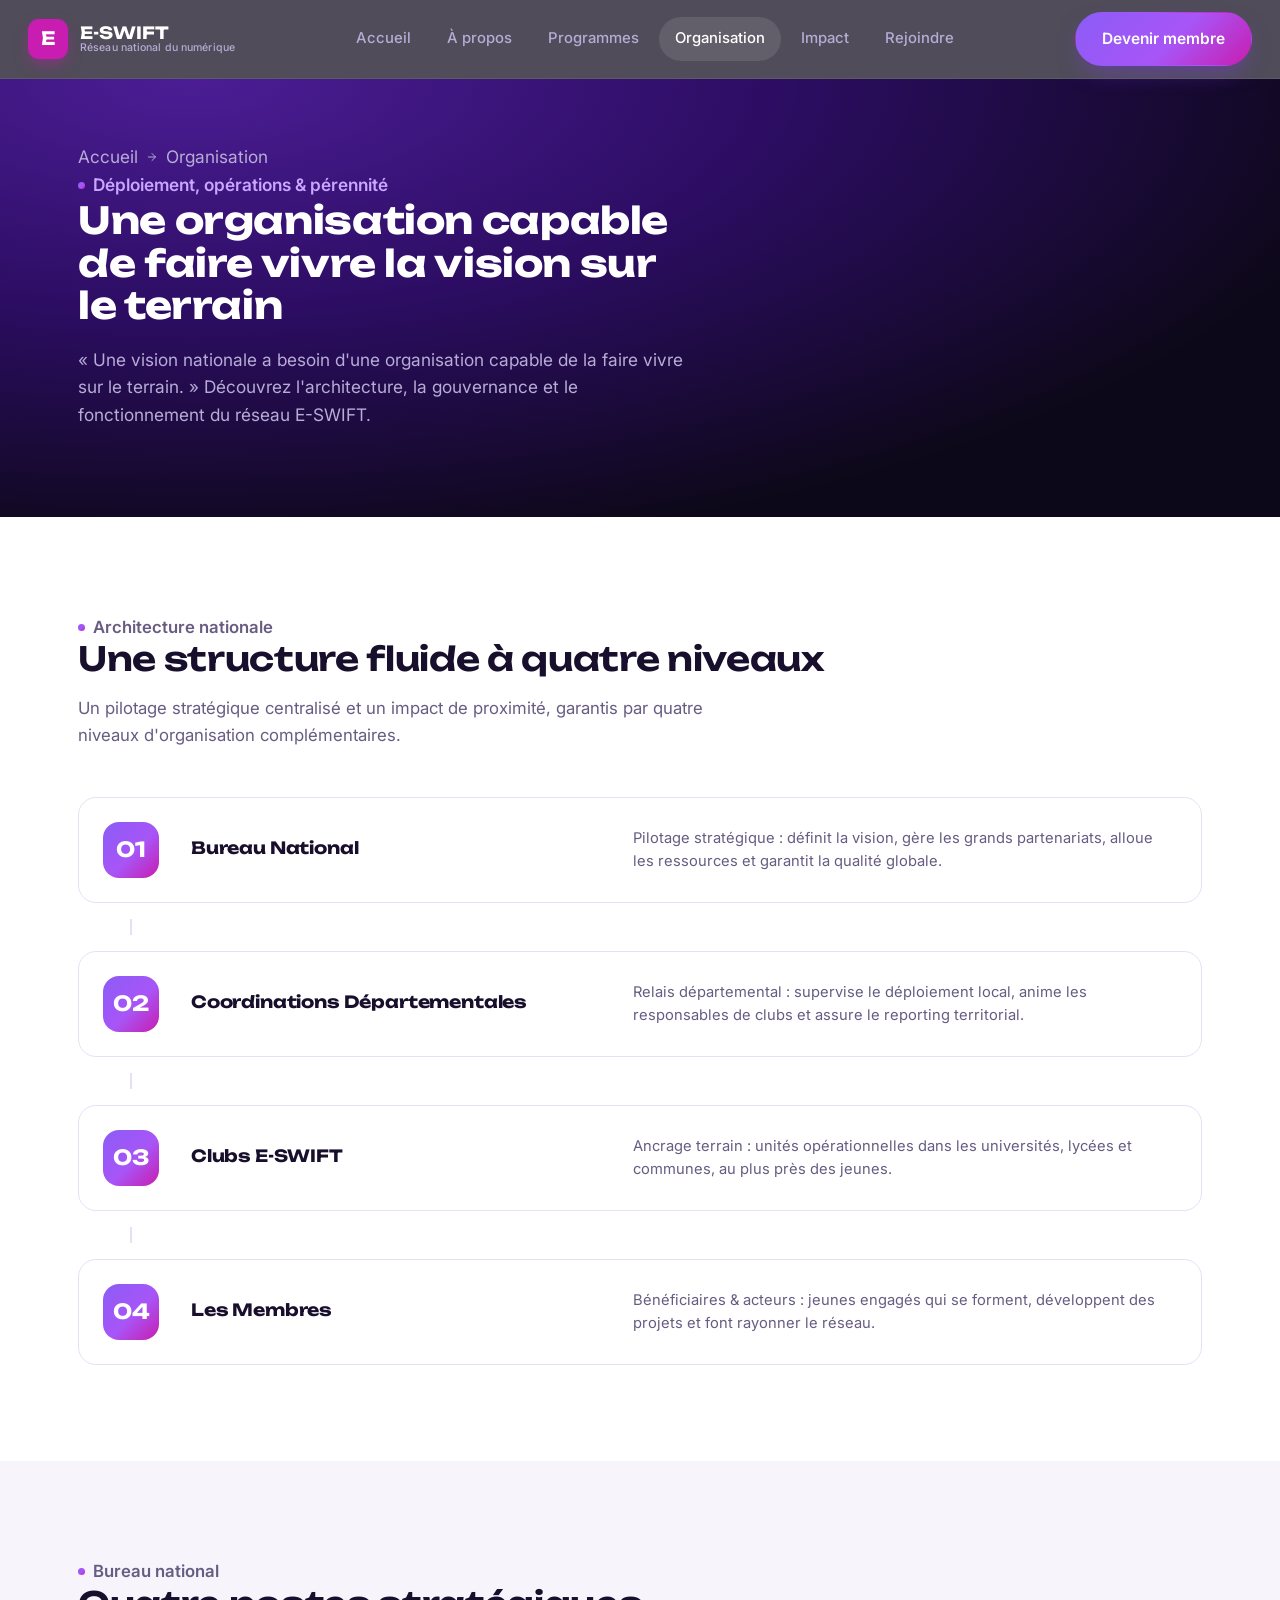
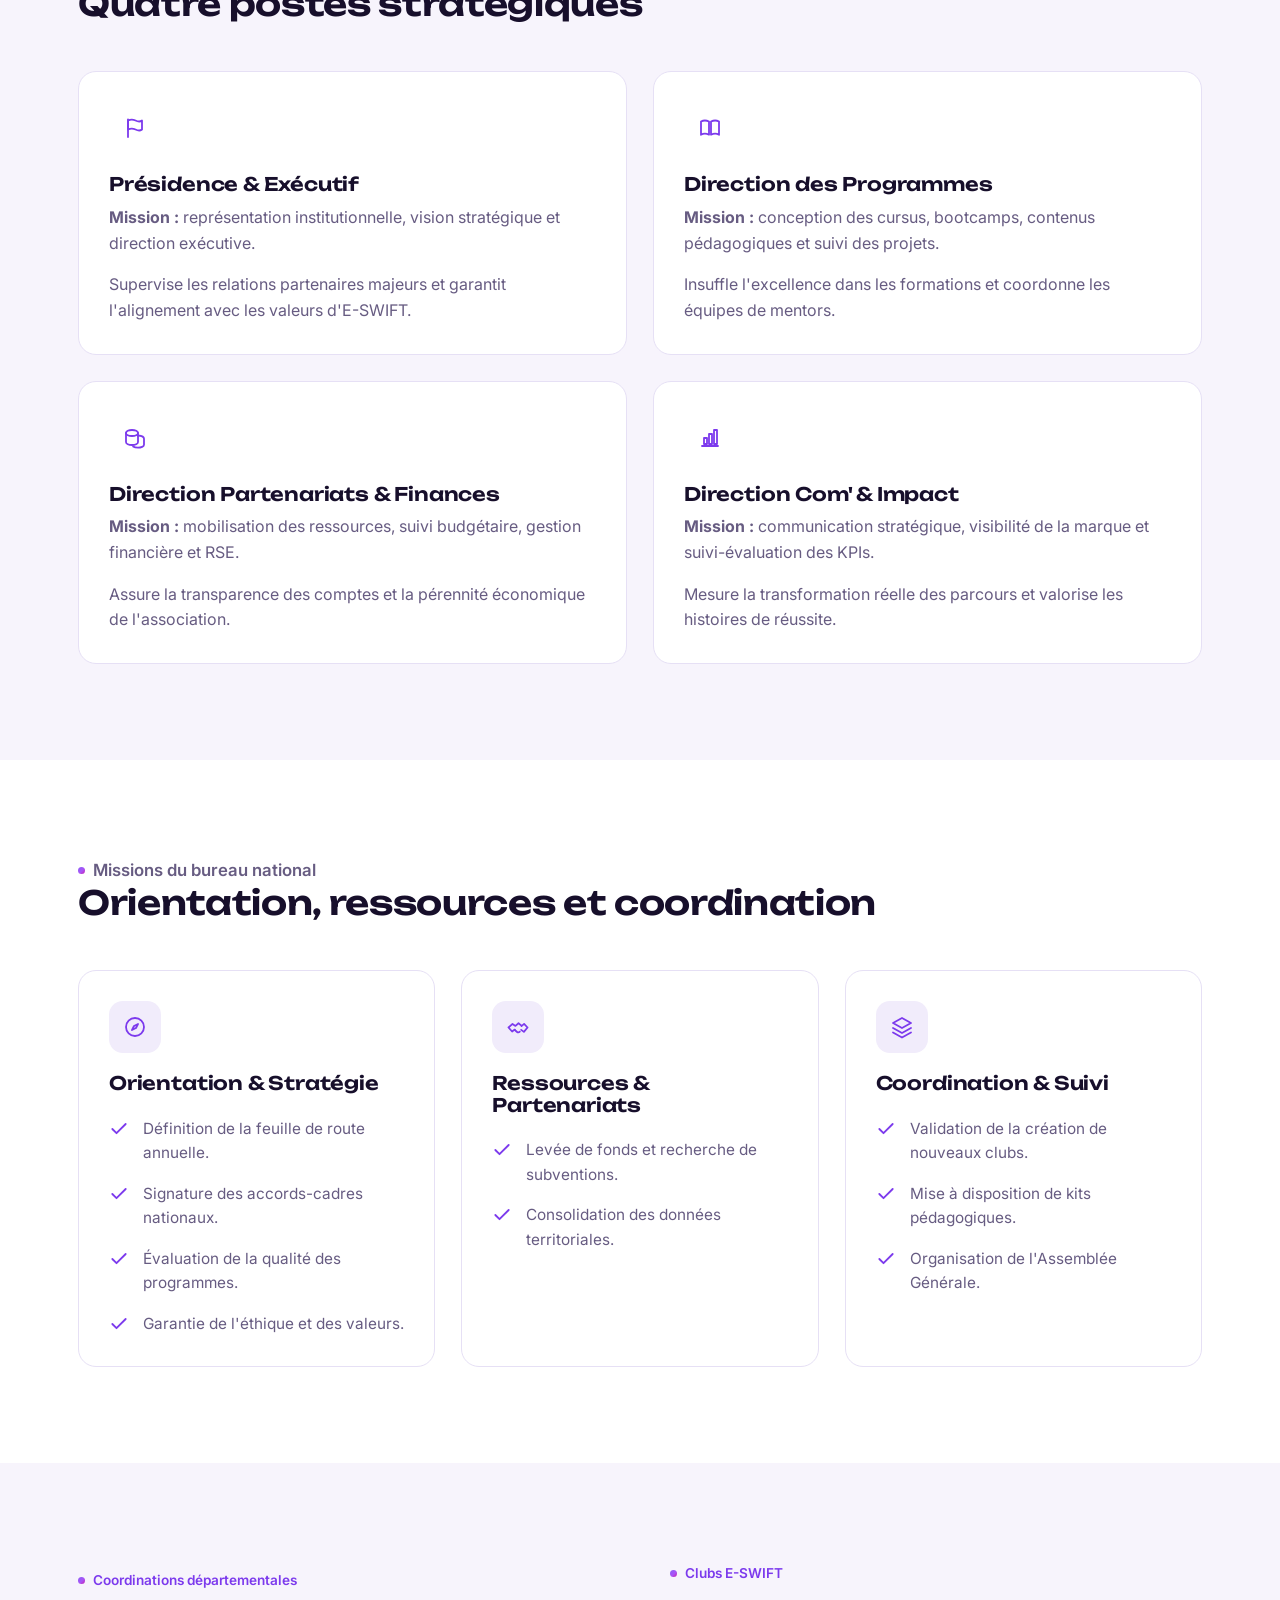
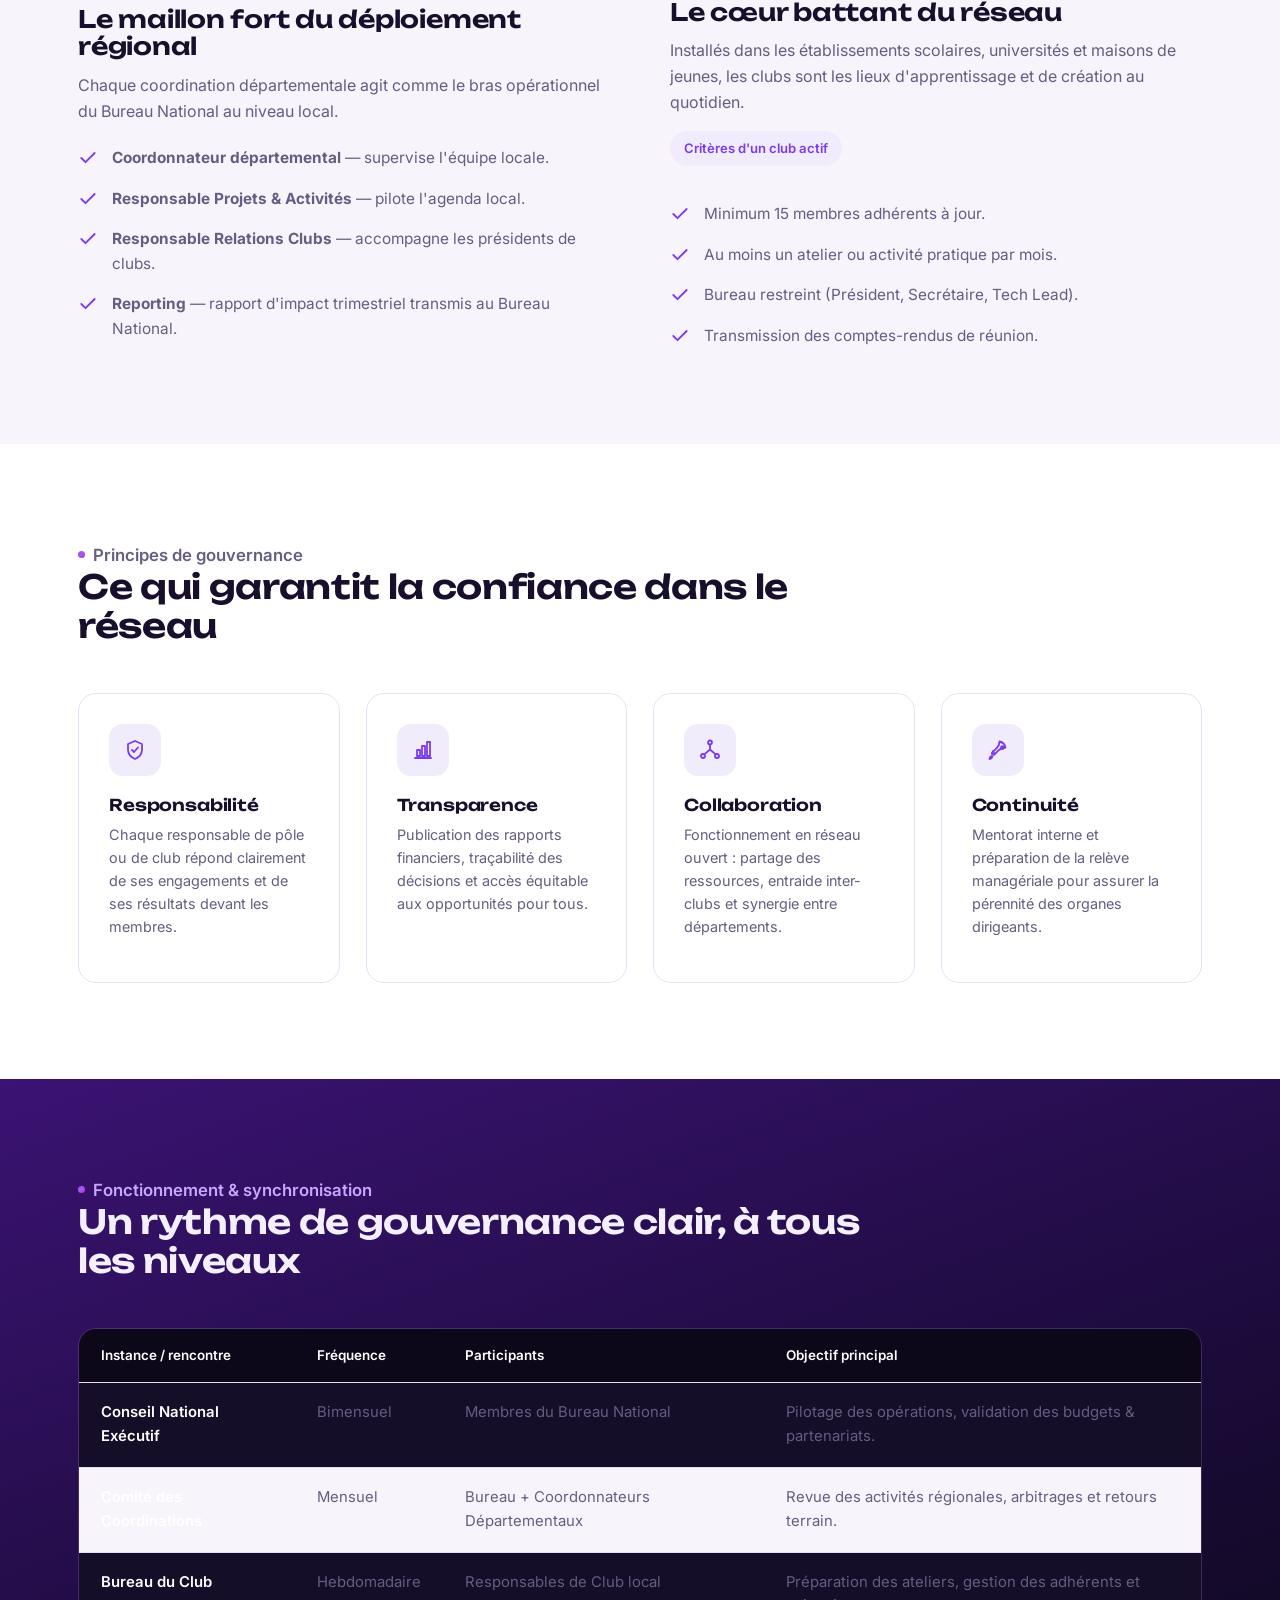
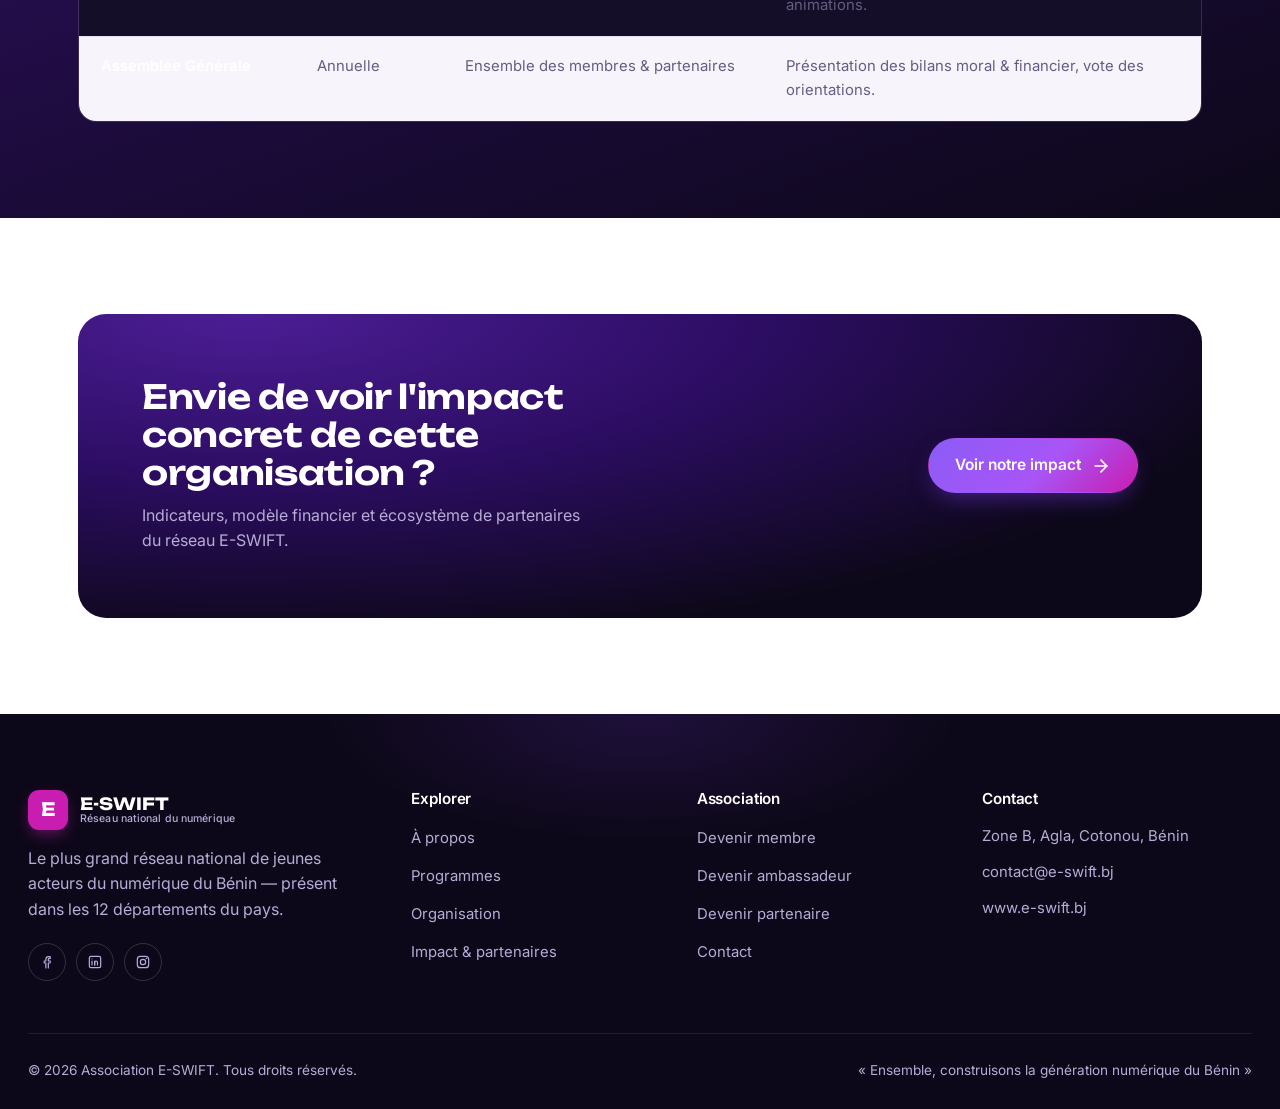
<file: organisation.html>
<!DOCTYPE html>
<html lang="fr">
<head>
<meta charset="UTF-8">
<meta name="viewport" content="width=device-width, initial-scale=1.0">
<title>Organisation — Architecture, gouvernance et fonctionnement d'E-SWIFT</title>
<meta name="description" content="Architecture nationale à quatre niveaux, bureau national, coordinations départementales, clubs de proximité et principes de gouvernance du réseau E-SWIFT.">
<link rel="icon" href="data:image/svg+xml,<svg xmlns=%22http://www.w3.org/2000/svg%22 viewBox=%220 0 24 24%22><rect width=%2224%22 height=%2224%22 rx=%226%22 fill=%22%23C81DB0%22/><text x=%2212%22 y=%2217%22 font-size=%2214%22 font-family=%22Arial%22 font-weight=%22bold%22 fill=%22white%22 text-anchor=%22middle%22>E</text></svg>">
<link rel="stylesheet" href="assets/css/styles.css">
<meta property="og:title" content="Organisation — Architecture, gouvernance et fonctionnement d'E-SWIFT">
<meta property="og:description" content="Architecture nationale à quatre niveaux, bureau national, coordinations départementales, clubs de proximité et principes de gouvernance du réseau E-SWIFT.">
<meta property="og:type" content="website">
</head>
<body>
<a href="#main" class="skip-link">Aller au contenu</a>
<header class="site-header">
  <div class="container">
    <a href="index.html" class="brand" aria-label="Association E-SWIFT — accueil">
      <span class="brand-mark">E</span>
      <span class="brand-word">E-SWIFT<span>Réseau national du numérique</span></span>
    </a>
    <nav class="nav-desktop" aria-label="Navigation principale">
      <a href="index.html">Accueil</a>
      <a href="a-propos.html">À propos</a>
      <a href="programmes.html">Programmes</a>
      <a href="organisation.html" class="active">Organisation</a>
      <a href="impact.html">Impact</a>
      <a href="rejoindre.html">Rejoindre</a>
    </nav>
    <div class="header-actions">
      <a href="rejoindre.html" class="btn btn-primary desktop-only">Devenir membre</a>
      <button class="nav-toggle" aria-label="Ouvrir le menu" aria-expanded="false">
        <svg viewBox="0 0 24 24" fill="none" stroke="currentColor" stroke-width="2" stroke-linecap="round"><line x1="4" y1="7" x2="20" y2="7"/><line x1="4" y1="12" x2="20" y2="12"/><line x1="4" y1="17" x2="20" y2="17"/></svg>
      </button>
    </div>
  </div>
  <nav class="nav-mobile" aria-label="Navigation mobile">
      <a href="index.html">Accueil</a>
      <a href="a-propos.html">À propos</a>
      <a href="programmes.html">Programmes</a>
      <a href="organisation.html" class="active">Organisation</a>
      <a href="impact.html">Impact</a>
      <a href="rejoindre.html">Rejoindre</a>
      <a href="rejoindre.html" class="btn btn-primary btn-block">Devenir membre</a>
  </nav>
</header>
<main id="main">

<section class="page-hero">
  <div class="container">
    <p class="page-hero-crumb"><a href="index.html">Accueil</a> <svg viewBox="0 0 24 24" fill="none" stroke="currentColor" stroke-width="2" stroke-linecap="round" stroke-linejoin="round"><line x1="5" y1="12" x2="19" y2="12"/><polyline points="12 5 19 12 12 19"/></svg> <span>Organisation</span></p>
    <p class="eyebrow">Déploiement, opérations &amp; pérennité</p>
    <h1>Une organisation capable de faire vivre la vision sur le terrain</h1>
    <p>« Une vision nationale a besoin d'une organisation capable de la faire vivre sur le terrain. » Découvrez l'architecture, la gouvernance et le fonctionnement du réseau E-SWIFT.</p>
  </div>
</section>

<section class="section-pad">
  <div class="container">
    <div class="section-head reveal">
      <p class="eyebrow">Architecture nationale</p>
      <h2>Une structure fluide à quatre niveaux</h2>
      <p>Un pilotage stratégique centralisé et un impact de proximité, garantis par quatre niveaux d'organisation complémentaires.</p>
    </div>
    <div class="org-levels reveal">
      <div class="org-level">
        <div class="lv-num">01</div>
        <h4>Bureau National</h4>
        <p>Pilotage stratégique : définit la vision, gère les grands partenariats, alloue les ressources et garantit la qualité globale.</p>
      </div>
      <div class="org-connector"></div>
      <div class="org-level">
        <div class="lv-num">02</div>
        <h4>Coordinations Départementales</h4>
        <p>Relais départemental : supervise le déploiement local, anime les responsables de clubs et assure le reporting territorial.</p>
      </div>
      <div class="org-connector"></div>
      <div class="org-level">
        <div class="lv-num">03</div>
        <h4>Clubs E-SWIFT</h4>
        <p>Ancrage terrain : unités opérationnelles dans les universités, lycées et communes, au plus près des jeunes.</p>
      </div>
      <div class="org-connector"></div>
      <div class="org-level">
        <div class="lv-num">04</div>
        <h4>Les Membres</h4>
        <p>Bénéficiaires &amp; acteurs : jeunes engagés qui se forment, développent des projets et font rayonner le réseau.</p>
      </div>
    </div>
  </div>
</section>

<section class="section-pad bg-tint">
  <div class="container">
    <div class="section-head reveal">
      <p class="eyebrow">Bureau national</p>
      <h2>Quatre postes stratégiques</h2>
    </div>
    <div class="grid grid-2">
      <div class="card reveal">
        <div class="icon-tile" style="background:var(--paper);color:var(--violet);"><svg viewBox="0 0 24 24" fill="none" stroke="currentColor" stroke-width="1.8" stroke-linecap="round" stroke-linejoin="round"><line x1="5" y1="3.5" x2="5" y2="21"/><path d="M5 4.5c2.8-1.4 4.7-1.4 7.5 0s4.7 1.4 6.5 0v9c-1.8 1.4-3.7 1.4-6.5 0s-4.7-1.4-7.5 0z"/></svg></div>
        <h3>Présidence &amp; Exécutif</h3>
        <p class="text-muted"><strong>Mission :</strong> représentation institutionnelle, vision stratégique et direction exécutive.</p>
        <p class="text-muted" style="margin:0;">Supervise les relations partenaires majeurs et garantit l'alignement avec les valeurs d'E-SWIFT.</p>
      </div>
      <div class="card reveal">
        <div class="icon-tile" style="background:var(--paper);color:var(--violet);"><svg viewBox="0 0 24 24" fill="none" stroke="currentColor" stroke-width="1.8" stroke-linecap="round" stroke-linejoin="round"><path d="M3 5.5c2.4-1.3 5.3-1.3 8 0v13.2c-2.7-1.3-5.6-1.3-8 0V5.5z"/><path d="M21 5.5c-2.4-1.3-5.3-1.3-8 0v13.2c2.7-1.3 5.6-1.3 8 0V5.5z"/></svg></div>
        <h3>Direction des Programmes</h3>
        <p class="text-muted"><strong>Mission :</strong> conception des cursus, bootcamps, contenus pédagogiques et suivi des projets.</p>
        <p class="text-muted" style="margin:0;">Insuffle l'excellence dans les formations et coordonne les équipes de mentors.</p>
      </div>
      <div class="card reveal">
        <div class="icon-tile" style="background:var(--paper);color:var(--violet);"><svg viewBox="0 0 24 24" fill="none" stroke="currentColor" stroke-width="1.8" stroke-linecap="round" stroke-linejoin="round"><ellipse cx="9" cy="7" rx="6" ry="3"/><path d="M3 7v9c0 1.7 2.7 3 6 3s6-1.3 6-3V7"/><path d="M15 9.5c3 .2 6 1.4 6 3.2v6c0 1.7-3 3-6 3-2 0-3.8-.5-4.9-1.3"/></svg></div>
        <h3>Direction Partenariats &amp; Finances</h3>
        <p class="text-muted"><strong>Mission :</strong> mobilisation des ressources, suivi budgétaire, gestion financière et RSE.</p>
        <p class="text-muted" style="margin:0;">Assure la transparence des comptes et la pérennité économique de l'association.</p>
      </div>
      <div class="card reveal">
        <div class="icon-tile" style="background:var(--paper);color:var(--violet);"><svg viewBox="0 0 24 24" fill="none" stroke="currentColor" stroke-width="1.8" stroke-linecap="round" stroke-linejoin="round"><line x1="4" y1="20" x2="20" y2="20"/><rect x="6" y="12" width="3" height="6"/><rect x="11" y="8" width="3" height="10"/><rect x="16" y="4" width="3" height="14"/></svg></div>
        <h3>Direction Com' &amp; Impact</h3>
        <p class="text-muted"><strong>Mission :</strong> communication stratégique, visibilité de la marque et suivi-évaluation des KPIs.</p>
        <p class="text-muted" style="margin:0;">Mesure la transformation réelle des parcours et valorise les histoires de réussite.</p>
      </div>
    </div>
  </div>
</section>

<section class="section-pad">
  <div class="container">
    <div class="section-head reveal">
      <p class="eyebrow">Missions du bureau national</p>
      <h2>Orientation, ressources et coordination</h2>
    </div>
    <div class="grid grid-3">
      <div class="card reveal">
        <div class="icon-tile" style="background:var(--paper-tint-2);color:var(--violet);"><svg viewBox="0 0 24 24" fill="none" stroke="currentColor" stroke-width="1.8" stroke-linecap="round" stroke-linejoin="round"><circle cx="12" cy="12" r="9"/><polygon points="15 9 13 13 9 15 11 11 15 9"/></svg></div>
        <h3>Orientation &amp; Stratégie</h3>
        <ul class="feature-list">
          <li><svg viewBox="0 0 24 24" fill="none" stroke="currentColor" stroke-width="2.2" stroke-linecap="round" stroke-linejoin="round"><polyline points="20 6 9 17 4 12"/></svg><span>Définition de la feuille de route annuelle.</span></li>
          <li><svg viewBox="0 0 24 24" fill="none" stroke="currentColor" stroke-width="2.2" stroke-linecap="round" stroke-linejoin="round"><polyline points="20 6 9 17 4 12"/></svg><span>Signature des accords-cadres nationaux.</span></li>
          <li><svg viewBox="0 0 24 24" fill="none" stroke="currentColor" stroke-width="2.2" stroke-linecap="round" stroke-linejoin="round"><polyline points="20 6 9 17 4 12"/></svg><span>Évaluation de la qualité des programmes.</span></li>
          <li><svg viewBox="0 0 24 24" fill="none" stroke="currentColor" stroke-width="2.2" stroke-linecap="round" stroke-linejoin="round"><polyline points="20 6 9 17 4 12"/></svg><span>Garantie de l'éthique et des valeurs.</span></li>
        </ul>
      </div>
      <div class="card reveal">
        <div class="icon-tile" style="background:var(--paper-tint-2);color:var(--violet);"><svg viewBox="0 0 24 24" fill="none" stroke="currentColor" stroke-width="1.8" stroke-linecap="round" stroke-linejoin="round"><path d="M2.5 12.5l4-3.6 3 2 3-2.6 3.2 2.6M2.5 12.5l3.6 4 2.7-1.9M21.5 12.5l-3.4-3.6-2.6 2.2M21.5 12.5l-3.6 4.4-2.7-2"/><path d="M8.8 15l2.3 2c.7.6 1.8.6 2.4-.1l.3-.3"/></svg></div>
        <h3>Ressources &amp; Partenariats</h3>
        <ul class="feature-list">
          <li><svg viewBox="0 0 24 24" fill="none" stroke="currentColor" stroke-width="2.2" stroke-linecap="round" stroke-linejoin="round"><polyline points="20 6 9 17 4 12"/></svg><span>Levée de fonds et recherche de subventions.</span></li>
          <li><svg viewBox="0 0 24 24" fill="none" stroke="currentColor" stroke-width="2.2" stroke-linecap="round" stroke-linejoin="round"><polyline points="20 6 9 17 4 12"/></svg><span>Consolidation des données territoriales.</span></li>
        </ul>
      </div>
      <div class="card reveal">
        <div class="icon-tile" style="background:var(--paper-tint-2);color:var(--violet);"><svg viewBox="0 0 24 24" fill="none" stroke="currentColor" stroke-width="1.8" stroke-linecap="round" stroke-linejoin="round"><polygon points="12 3 21 8 12 13 3 8 12 3"/><polyline points="3 13 12 18 21 13"/><polyline points="3 17.5 12 22.5 21 17.5"/></svg></div>
        <h3>Coordination &amp; Suivi</h3>
        <ul class="feature-list">
          <li><svg viewBox="0 0 24 24" fill="none" stroke="currentColor" stroke-width="2.2" stroke-linecap="round" stroke-linejoin="round"><polyline points="20 6 9 17 4 12"/></svg><span>Validation de la création de nouveaux clubs.</span></li>
          <li><svg viewBox="0 0 24 24" fill="none" stroke="currentColor" stroke-width="2.2" stroke-linecap="round" stroke-linejoin="round"><polyline points="20 6 9 17 4 12"/></svg><span>Mise à disposition de kits pédagogiques.</span></li>
          <li><svg viewBox="0 0 24 24" fill="none" stroke="currentColor" stroke-width="2.2" stroke-linecap="round" stroke-linejoin="round"><polyline points="20 6 9 17 4 12"/></svg><span>Organisation de l'Assemblée Générale.</span></li>
        </ul>
      </div>
    </div>
  </div>
</section>

<section class="section-pad bg-tint">
  <div class="container">
    <div class="feature-row">
      <div class="reveal">
        <p class="eyebrow">Coordinations départementales</p>
        <h2>Le maillon fort du déploiement régional</h2>
        <p class="text-muted">Chaque coordination départementale agit comme le bras opérationnel du Bureau National au niveau local.</p>
        <ul class="feature-list">
          <li><svg viewBox="0 0 24 24" fill="none" stroke="currentColor" stroke-width="2.2" stroke-linecap="round" stroke-linejoin="round"><polyline points="20 6 9 17 4 12"/></svg><span><strong>Coordonnateur départemental</strong> — supervise l'équipe locale.</span></li>
          <li><svg viewBox="0 0 24 24" fill="none" stroke="currentColor" stroke-width="2.2" stroke-linecap="round" stroke-linejoin="round"><polyline points="20 6 9 17 4 12"/></svg><span><strong>Responsable Projets &amp; Activités</strong> — pilote l'agenda local.</span></li>
          <li><svg viewBox="0 0 24 24" fill="none" stroke="currentColor" stroke-width="2.2" stroke-linecap="round" stroke-linejoin="round"><polyline points="20 6 9 17 4 12"/></svg><span><strong>Responsable Relations Clubs</strong> — accompagne les présidents de clubs.</span></li>
          <li><svg viewBox="0 0 24 24" fill="none" stroke="currentColor" stroke-width="2.2" stroke-linecap="round" stroke-linejoin="round"><polyline points="20 6 9 17 4 12"/></svg><span><strong>Reporting</strong> — rapport d'impact trimestriel transmis au Bureau National.</span></li>
        </ul>
      </div>
      <div class="reveal">
        <p class="eyebrow">Clubs E-SWIFT</p>
        <h2>Le cœur battant du réseau</h2>
        <p class="text-muted">Installés dans les établissements scolaires, universités et maisons de jeunes, les clubs sont les lieux d'apprentissage et de création au quotidien.</p>
        <p class="tag-pill" style="margin-bottom:14px;">Critères d'un club actif</p>
        <ul class="feature-list">
          <li><svg viewBox="0 0 24 24" fill="none" stroke="currentColor" stroke-width="2.2" stroke-linecap="round" stroke-linejoin="round"><polyline points="20 6 9 17 4 12"/></svg><span>Minimum 15 membres adhérents à jour.</span></li>
          <li><svg viewBox="0 0 24 24" fill="none" stroke="currentColor" stroke-width="2.2" stroke-linecap="round" stroke-linejoin="round"><polyline points="20 6 9 17 4 12"/></svg><span>Au moins un atelier ou activité pratique par mois.</span></li>
          <li><svg viewBox="0 0 24 24" fill="none" stroke="currentColor" stroke-width="2.2" stroke-linecap="round" stroke-linejoin="round"><polyline points="20 6 9 17 4 12"/></svg><span>Bureau restreint (Président, Secrétaire, Tech Lead).</span></li>
          <li><svg viewBox="0 0 24 24" fill="none" stroke="currentColor" stroke-width="2.2" stroke-linecap="round" stroke-linejoin="round"><polyline points="20 6 9 17 4 12"/></svg><span>Transmission des comptes-rendus de réunion.</span></li>
        </ul>
      </div>
    </div>
  </div>
</section>

<section class="section-pad">
  <div class="container">
    <div class="section-head reveal">
      <p class="eyebrow">Principes de gouvernance</p>
      <h2>Ce qui garantit la confiance dans le réseau</h2>
    </div>
    <div class="grid grid-4">
      <div class="card reveal"><div class="icon-tile" style="background:var(--paper-tint-2);color:var(--violet);"><svg viewBox="0 0 24 24" fill="none" stroke="currentColor" stroke-width="1.8" stroke-linecap="round" stroke-linejoin="round"><path d="M12 3l7 3v5.5c0 4.5-3 7.8-7 9.5-4-1.7-7-5-7-9.5V6l7-3z"/><polyline points="9 12 11 14 15 9.5"/></svg></div><h3 style="font-size:1.02rem;">Responsabilité</h3><p class="text-muted" style="font-size:.9rem;">Chaque responsable de pôle ou de club répond clairement de ses engagements et de ses résultats devant les membres.</p></div>
      <div class="card reveal"><div class="icon-tile" style="background:var(--paper-tint-2);color:var(--violet);"><svg viewBox="0 0 24 24" fill="none" stroke="currentColor" stroke-width="1.8" stroke-linecap="round" stroke-linejoin="round"><line x1="4" y1="20" x2="20" y2="20"/><rect x="6" y="12" width="3" height="6"/><rect x="11" y="8" width="3" height="10"/><rect x="16" y="4" width="3" height="14"/></svg></div><h3 style="font-size:1.02rem;">Transparence</h3><p class="text-muted" style="font-size:.9rem;">Publication des rapports financiers, traçabilité des décisions et accès équitable aux opportunités pour tous.</p></div>
      <div class="card reveal"><div class="icon-tile" style="background:var(--paper-tint-2);color:var(--violet);"><svg viewBox="0 0 24 24" fill="none" stroke="currentColor" stroke-width="1.8" stroke-linecap="round" stroke-linejoin="round"><circle cx="12" cy="4.5" r="2"/><circle cx="5" cy="18" r="2"/><circle cx="19" cy="18" r="2"/><path d="M12 6.5v5M12 11.5L6.3 16.4M12 11.5l5.7 4.9"/></svg></div><h3 style="font-size:1.02rem;">Collaboration</h3><p class="text-muted" style="font-size:.9rem;">Fonctionnement en réseau ouvert : partage des ressources, entraide inter-clubs et synergie entre départements.</p></div>
      <div class="card reveal"><div class="icon-tile" style="background:var(--paper-tint-2);color:var(--violet);"><svg viewBox="0 0 24 24" fill="none" stroke="currentColor" stroke-width="1.8" stroke-linecap="round" stroke-linejoin="round"><path d="M13.5 3.5c3 .6 5.4 3 6 6-2.7 0-5.2 1-7.3 3.1L8 16.8l-2-2 4.2-4.2C12.4 8.6 13.5 6 13.5 3.5z"/><path d="M9 15l-3 1 1-3M15.5 8.5a1.4 1.4 0 102 2 1.4 1.4 0 00-2-2z"/><path d="M6 18c-1.3.3-2.2 1.4-2.5 3 1.6-.3 2.7-1.2 3-2.5"/></svg></div><h3 style="font-size:1.02rem;">Continuité</h3><p class="text-muted" style="font-size:.9rem;">Mentorat interne et préparation de la relève managériale pour assurer la pérennité des organes dirigeants.</p></div>
    </div>
  </div>
</section>

<section class="section-pad bg-dark2">
  <div class="container">
    <div class="section-head on-dark reveal">
      <p class="eyebrow">Fonctionnement &amp; synchronisation</p>
      <h2>Un rythme de gouvernance clair, à tous les niveaux</h2>
    </div>
    <div class="table-wrap reveal" style="border-color:rgba(255,255,255,.14);">
      <table>
        <thead><tr><th>Instance / rencontre</th><th>Fréquence</th><th>Participants</th><th>Objectif principal</th></tr></thead>
        <tbody style="background:var(--ink-soft);">
          <tr><td style="color:#fff;">Conseil National Exécutif</td><td>Bimensuel</td><td>Membres du Bureau National</td><td>Pilotage des opérations, validation des budgets &amp; partenariats.</td></tr>
          <tr><td style="color:#fff;">Comité des Coordinations</td><td>Mensuel</td><td>Bureau + Coordonnateurs Départementaux</td><td>Revue des activités régionales, arbitrages et retours terrain.</td></tr>
          <tr><td style="color:#fff;">Bureau du Club</td><td>Hebdomadaire</td><td>Responsables de Club local</td><td>Préparation des ateliers, gestion des adhérents et animations.</td></tr>
          <tr><td style="color:#fff;">Assemblée Générale</td><td>Annuelle</td><td>Ensemble des membres &amp; partenaires</td><td>Présentation des bilans moral &amp; financier, vote des orientations.</td></tr>
        </tbody>
      </table>
    </div>
  </div>
</section>

<section class="section-pad">
  <div class="container">
    <div class="cta-band reveal">
      <div>
        <h3>Envie de voir l'impact concret de cette organisation ?</h3>
        <p>Indicateurs, modèle financier et écosystème de partenaires du réseau E-SWIFT.</p>
      </div>
      <div class="cta-actions">
        <a href="impact.html" class="btn btn-primary">Voir notre impact <svg viewBox="0 0 24 24" fill="none" stroke="currentColor" stroke-width="2" stroke-linecap="round" stroke-linejoin="round"><line x1="5" y1="12" x2="19" y2="12"/><polyline points="12 5 19 12 12 19"/></svg></a>
      </div>
    </div>
  </div>
</section>

</main>
<footer class="site-footer">
  <div class="container">
    <div class="footer-grid">
      <div class="footer-brand">
        <div class="brand">
          <span class="brand-mark">E</span>
          <span class="brand-word">E-SWIFT<span>Réseau national du numérique</span></span>
        </div>
        <p>Le plus grand réseau national de jeunes acteurs du numérique du Bénin — présent dans les 12 départements du pays.</p>
        <div class="footer-social">
          <a href="#" aria-label="Facebook"><svg viewBox="0 0 24 24" fill="none" stroke="currentColor" stroke-width="1.8" stroke-linecap="round" stroke-linejoin="round"><path d="M14 21v-7.5h2.5l.5-3H14V8.2c0-1 .3-1.7 1.8-1.7H17V4.1c-.3 0-1.3-.1-2.5-.1-2.5 0-4.2 1.5-4.2 4.3v2.2H7.8v3H10.3V21"/></svg></a>
          <a href="#" aria-label="LinkedIn"><svg viewBox="0 0 24 24" fill="none" stroke="currentColor" stroke-width="1.8" stroke-linecap="round" stroke-linejoin="round"><rect x="3.5" y="3.5" width="17" height="17" rx="2.5"/><line x1="7.5" y1="10.5" x2="7.5" y2="16.5"/><circle cx="7.5" cy="7.3" r=".2" fill="currentColor"/><path d="M11.5 16.5v-3.6c0-1.5.9-2.4 2.2-2.4s2 .9 2 2.4v3.6"/><line x1="11.5" y1="10.5" x2="11.5" y2="16.5"/></svg></a>
          <a href="#" aria-label="Instagram"><svg viewBox="0 0 24 24" fill="none" stroke="currentColor" stroke-width="1.8"><rect x="3.5" y="3.5" width="17" height="17" rx="4.5"/><circle cx="12" cy="12" r="4"/><circle cx="17.2" cy="6.8" r="1" fill="currentColor" stroke="none"/></svg></a>
        </div>
      </div>
      <div class="footer-col">
        <h4>Explorer</h4>
        <ul>
          <li><a href="a-propos.html">À propos</a></li>
          <li><a href="programmes.html">Programmes</a></li>
          <li><a href="organisation.html">Organisation</a></li>
          <li><a href="impact.html">Impact &amp; partenaires</a></li>
        </ul>
      </div>
      <div class="footer-col">
        <h4>Association</h4>
        <ul>
          <li><a href="rejoindre.html">Devenir membre</a></li>
          <li><a href="rejoindre.html#ambassadeur">Devenir ambassadeur</a></li>
          <li><a href="rejoindre.html#partenaires">Devenir partenaire</a></li>
          <li><a href="rejoindre.html#contact">Contact</a></li>
        </ul>
      </div>
      <div class="footer-col">
        <h4>Contact</h4>
        <ul>
          <li class="muted">Zone B, Agla, Cotonou, Bénin</li>
          <li class="muted">contact@e-swift.bj</li>
          <li class="muted">www.e-swift.bj</li>
        </ul>
      </div>
    </div>
    <div class="footer-bottom">
      <span>© <span data-year></span> Association E-SWIFT. Tous droits réservés.</span>
      <span>« Ensemble, construisons la génération numérique du Bénin »</span>
    </div>
  </div>
</footer>
<script src="assets/js/main.js"></script>
</body>
</html>
</file>
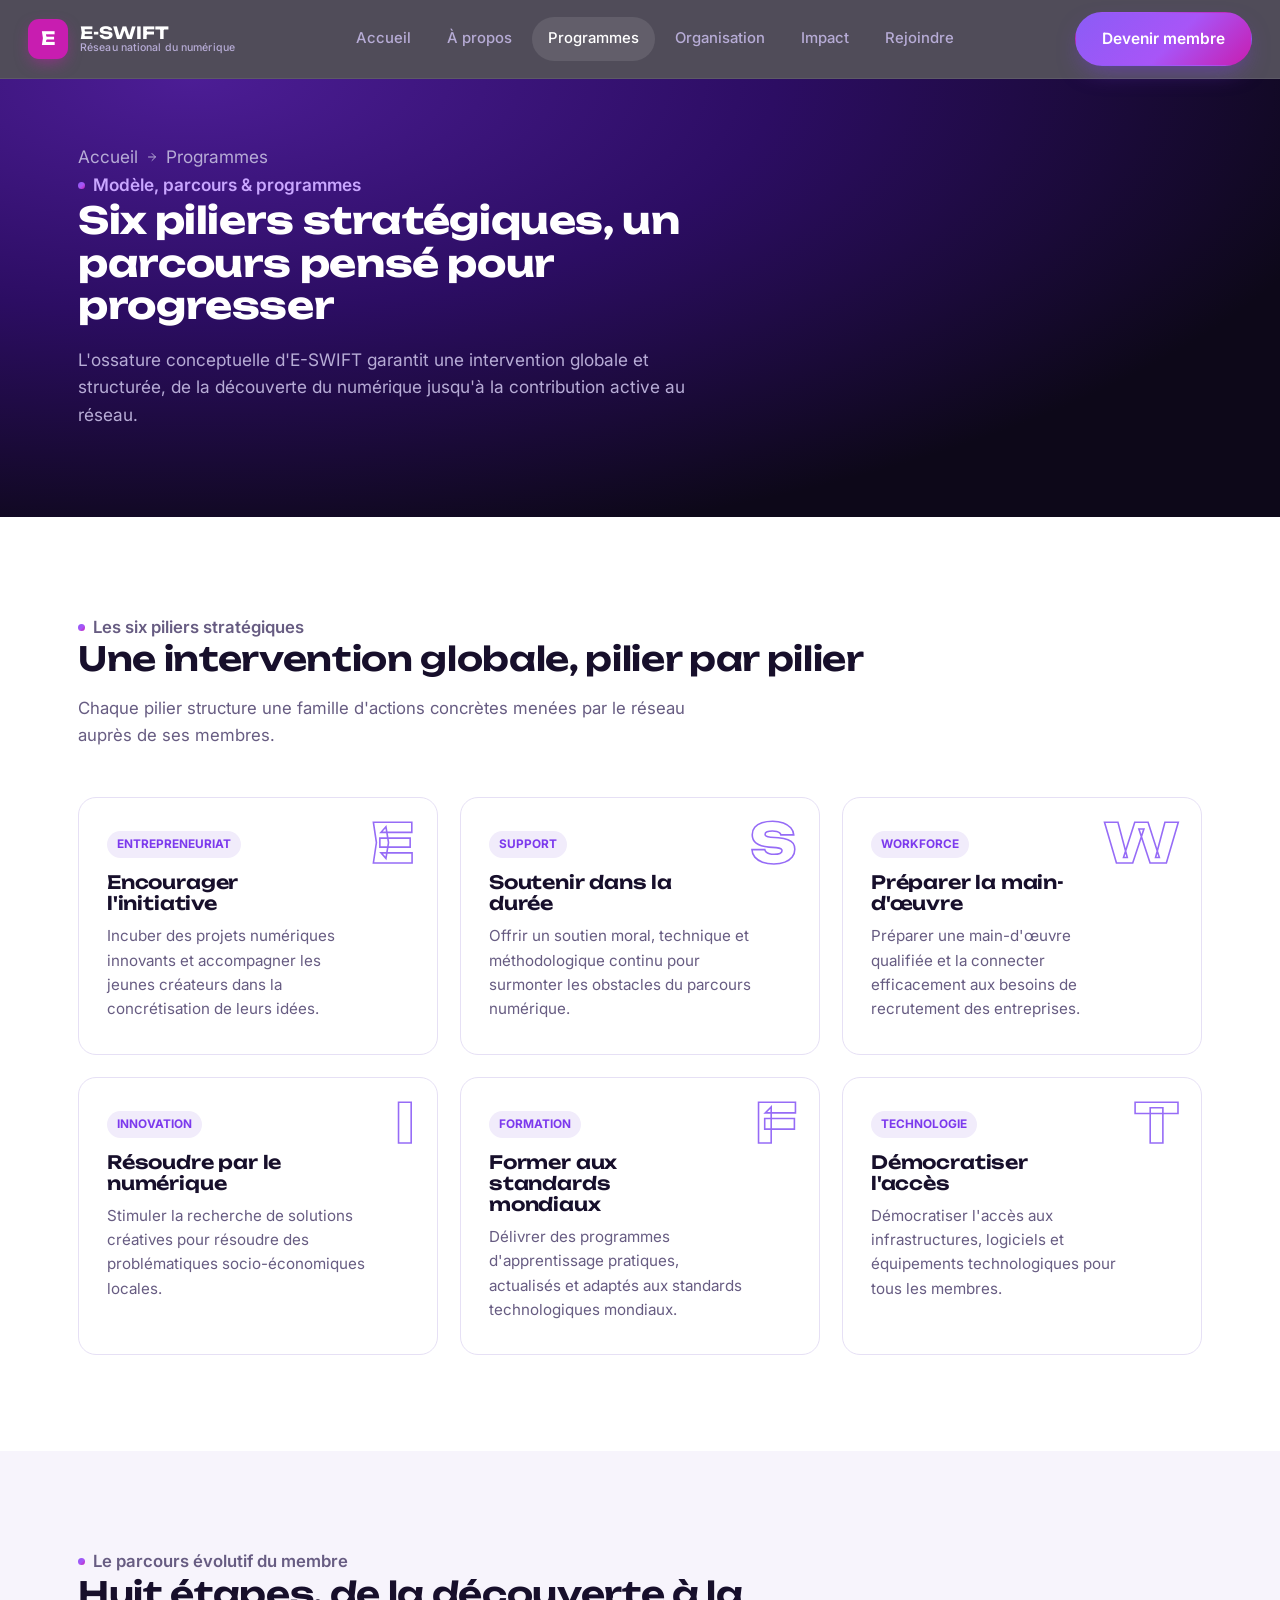
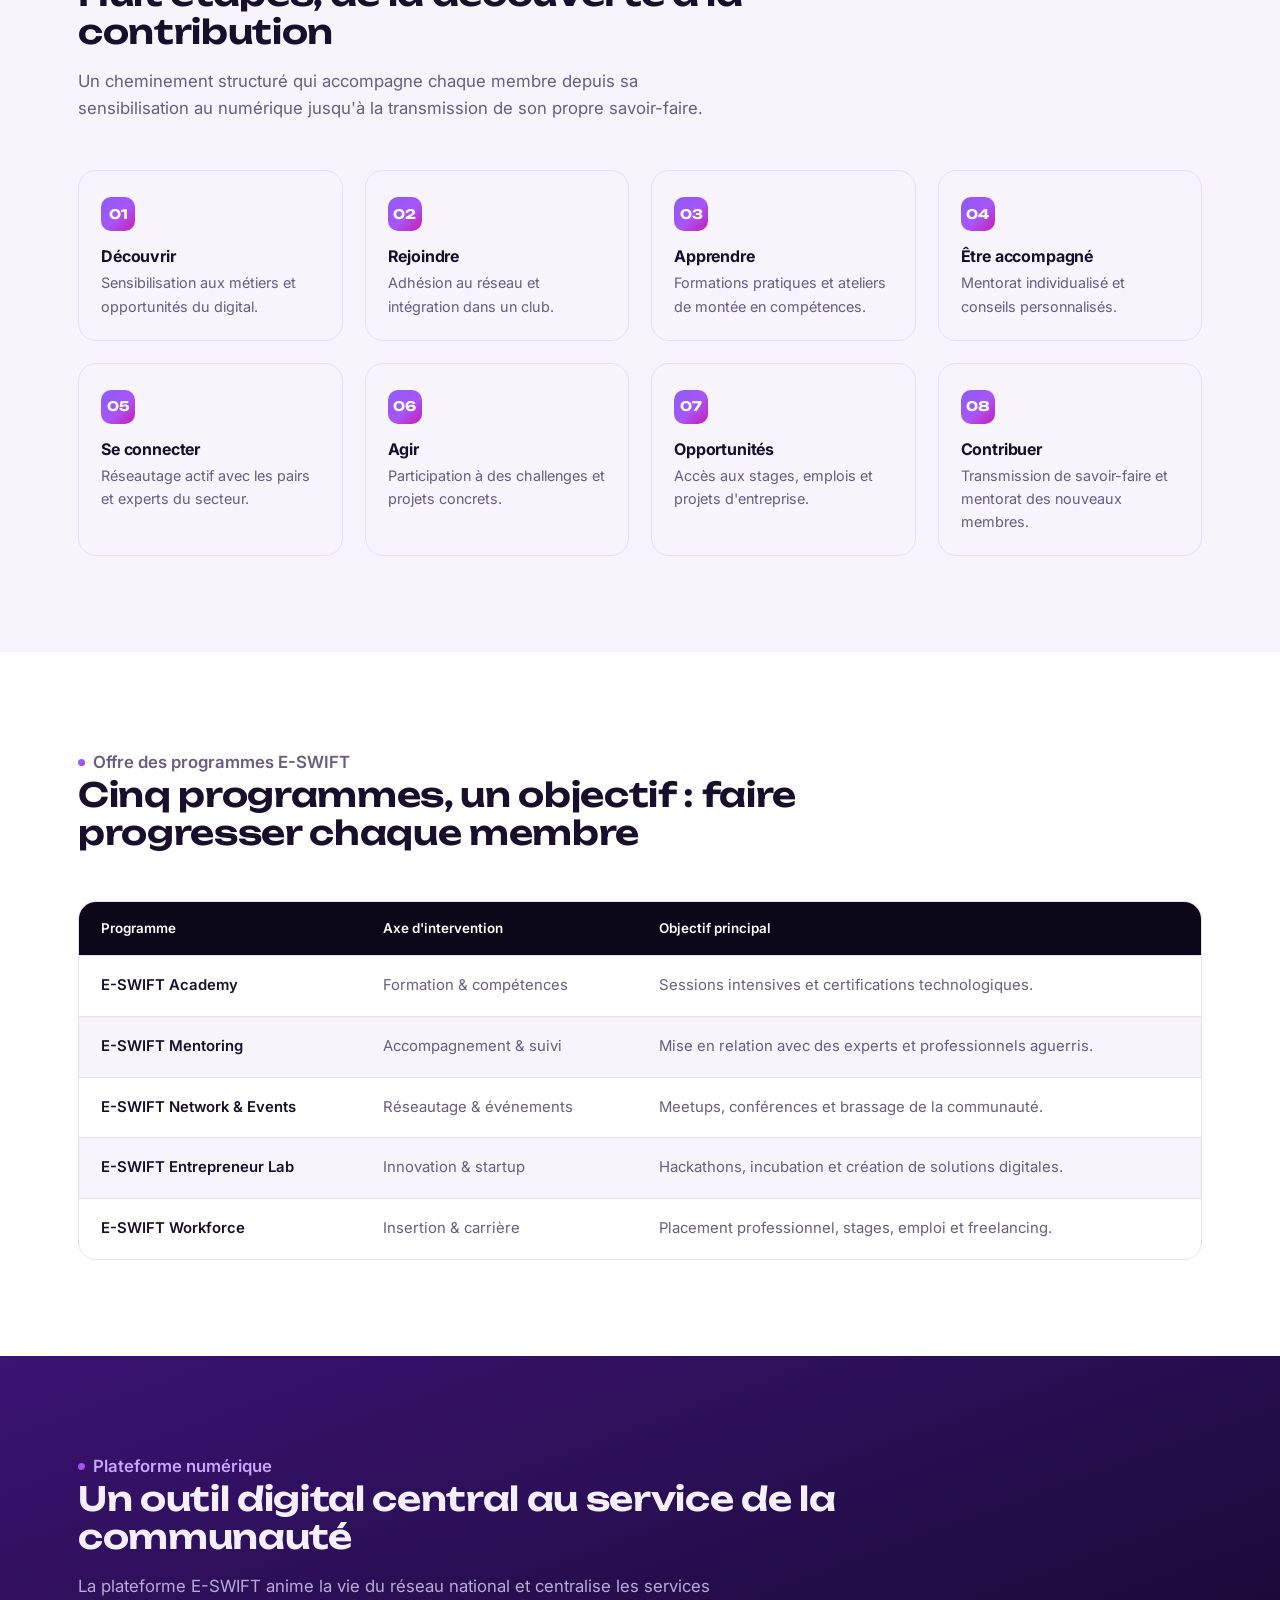
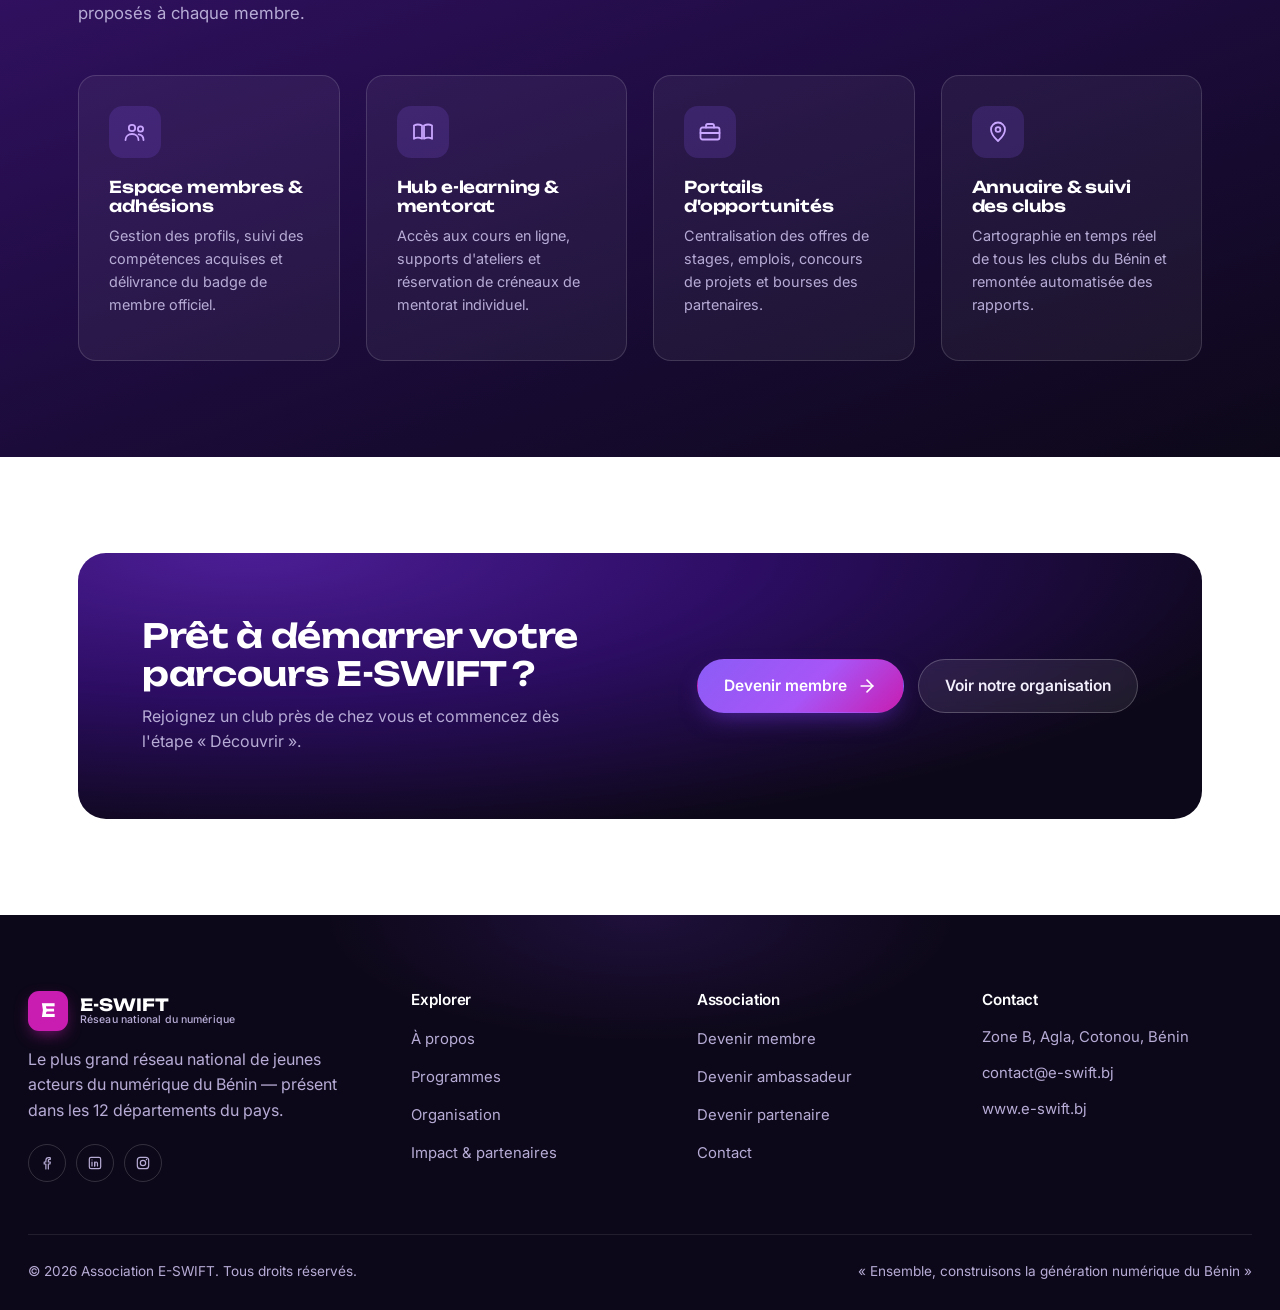
<file: programmes.html>
<!DOCTYPE html>
<html lang="fr">
<head>
<meta charset="UTF-8">
<meta name="viewport" content="width=device-width, initial-scale=1.0">
<title>Programmes — Les six piliers et le parcours membre d'E-SWIFT</title>
<meta name="description" content="Découvrez les six piliers stratégiques d'E-SWIFT, le parcours du membre en huit étapes, l'offre de programmes et la plateforme numérique du réseau.">
<link rel="icon" href="data:image/svg+xml,<svg xmlns=%22http://www.w3.org/2000/svg%22 viewBox=%220 0 24 24%22><rect width=%2224%22 height=%2224%22 rx=%226%22 fill=%22%23C81DB0%22/><text x=%2212%22 y=%2217%22 font-size=%2214%22 font-family=%22Arial%22 font-weight=%22bold%22 fill=%22white%22 text-anchor=%22middle%22>E</text></svg>">
<link rel="stylesheet" href="assets/css/styles.css">
<meta property="og:title" content="Programmes — Les six piliers et le parcours membre d'E-SWIFT">
<meta property="og:description" content="Découvrez les six piliers stratégiques d'E-SWIFT, le parcours du membre en huit étapes, l'offre de programmes et la plateforme numérique du réseau.">
<meta property="og:type" content="website">
</head>
<body>
<a href="#main" class="skip-link">Aller au contenu</a>
<header class="site-header">
  <div class="container">
    <a href="index.html" class="brand" aria-label="Association E-SWIFT — accueil">
      <span class="brand-mark">E</span>
      <span class="brand-word">E-SWIFT<span>Réseau national du numérique</span></span>
    </a>
    <nav class="nav-desktop" aria-label="Navigation principale">
      <a href="index.html">Accueil</a>
      <a href="a-propos.html">À propos</a>
      <a href="programmes.html" class="active">Programmes</a>
      <a href="organisation.html">Organisation</a>
      <a href="impact.html">Impact</a>
      <a href="rejoindre.html">Rejoindre</a>
    </nav>
    <div class="header-actions">
      <a href="rejoindre.html" class="btn btn-primary desktop-only">Devenir membre</a>
      <button class="nav-toggle" aria-label="Ouvrir le menu" aria-expanded="false">
        <svg viewBox="0 0 24 24" fill="none" stroke="currentColor" stroke-width="2" stroke-linecap="round"><line x1="4" y1="7" x2="20" y2="7"/><line x1="4" y1="12" x2="20" y2="12"/><line x1="4" y1="17" x2="20" y2="17"/></svg>
      </button>
    </div>
  </div>
  <nav class="nav-mobile" aria-label="Navigation mobile">
      <a href="index.html">Accueil</a>
      <a href="a-propos.html">À propos</a>
      <a href="programmes.html" class="active">Programmes</a>
      <a href="organisation.html">Organisation</a>
      <a href="impact.html">Impact</a>
      <a href="rejoindre.html">Rejoindre</a>
      <a href="rejoindre.html" class="btn btn-primary btn-block">Devenir membre</a>
  </nav>
</header>
<main id="main">

<section class="page-hero">
  <div class="container">
    <p class="page-hero-crumb"><a href="index.html">Accueil</a> <svg viewBox="0 0 24 24" fill="none" stroke="currentColor" stroke-width="2" stroke-linecap="round" stroke-linejoin="round"><line x1="5" y1="12" x2="19" y2="12"/><polyline points="12 5 19 12 12 19"/></svg> <span>Programmes</span></p>
    <p class="eyebrow">Modèle, parcours &amp; programmes</p>
    <h1>Six piliers stratégiques, un parcours pensé pour progresser</h1>
    <p>L'ossature conceptuelle d'E-SWIFT garantit une intervention globale et structurée, de la découverte du numérique jusqu'à la contribution active au réseau.</p>
  </div>
</section>

<section class="section-pad">
  <div class="container">
    <div class="section-head reveal">
      <p class="eyebrow">Les six piliers stratégiques</p>
      <h2>Une intervention globale, pilier par pilier</h2>
      <p>Chaque pilier structure une famille d'actions concrètes menées par le réseau auprès de ses membres.</p>
    </div>
    <div class="pillars-grid">
      <div class="pillar-card reveal"><span class="pillar-letter">E</span><span class="pillar-tag">ENTREPRENEURIAT</span><h3>Encourager l'initiative</h3><p>Incuber des projets numériques innovants et accompagner les jeunes créateurs dans la concrétisation de leurs idées.</p></div>
      <div class="pillar-card reveal"><span class="pillar-letter">S</span><span class="pillar-tag">SUPPORT</span><h3>Soutenir dans la durée</h3><p>Offrir un soutien moral, technique et méthodologique continu pour surmonter les obstacles du parcours numérique.</p></div>
      <div class="pillar-card reveal"><span class="pillar-letter">W</span><span class="pillar-tag">WORKFORCE</span><h3>Préparer la main-d'œuvre</h3><p>Préparer une main-d'œuvre qualifiée et la connecter efficacement aux besoins de recrutement des entreprises.</p></div>
      <div class="pillar-card reveal"><span class="pillar-letter">I</span><span class="pillar-tag">INNOVATION</span><h3>Résoudre par le numérique</h3><p>Stimuler la recherche de solutions créatives pour résoudre des problématiques socio-économiques locales.</p></div>
      <div class="pillar-card reveal"><span class="pillar-letter">F</span><span class="pillar-tag">FORMATION</span><h3>Former aux standards mondiaux</h3><p>Délivrer des programmes d'apprentissage pratiques, actualisés et adaptés aux standards technologiques mondiaux.</p></div>
      <div class="pillar-card reveal"><span class="pillar-letter">T</span><span class="pillar-tag">TECHNOLOGIE</span><h3>Démocratiser l'accès</h3><p>Démocratiser l'accès aux infrastructures, logiciels et équipements technologiques pour tous les membres.</p></div>
    </div>
  </div>
</section>

<section class="section-pad bg-tint">
  <div class="container">
    <div class="section-head reveal">
      <p class="eyebrow">Le parcours évolutif du membre</p>
      <h2>Huit étapes, de la découverte à la contribution</h2>
      <p>Un cheminement structuré qui accompagne chaque membre depuis sa sensibilisation au numérique jusqu'à la transmission de son propre savoir-faire.</p>
    </div>
    <div class="steps">
      <div class="step reveal"><div class="step-num">01</div><h4>Découvrir</h4><p>Sensibilisation aux métiers et opportunités du digital.</p></div>
      <div class="step reveal"><div class="step-num">02</div><h4>Rejoindre</h4><p>Adhésion au réseau et intégration dans un club.</p></div>
      <div class="step reveal"><div class="step-num">03</div><h4>Apprendre</h4><p>Formations pratiques et ateliers de montée en compétences.</p></div>
      <div class="step reveal"><div class="step-num">04</div><h4>Être accompagné</h4><p>Mentorat individualisé et conseils personnalisés.</p></div>
      <div class="step reveal"><div class="step-num">05</div><h4>Se connecter</h4><p>Réseautage actif avec les pairs et experts du secteur.</p></div>
      <div class="step reveal"><div class="step-num">06</div><h4>Agir</h4><p>Participation à des challenges et projets concrets.</p></div>
      <div class="step reveal"><div class="step-num">07</div><h4>Opportunités</h4><p>Accès aux stages, emplois et projets d'entreprise.</p></div>
      <div class="step reveal"><div class="step-num">08</div><h4>Contribuer</h4><p>Transmission de savoir-faire et mentorat des nouveaux membres.</p></div>
    </div>
  </div>
</section>

<section class="section-pad">
  <div class="container">
    <div class="section-head reveal">
      <p class="eyebrow">Offre des programmes E-SWIFT</p>
      <h2>Cinq programmes, un objectif : faire progresser chaque membre</h2>
    </div>
    <div class="table-wrap reveal">
      <table>
        <thead><tr><th>Programme</th><th>Axe d'intervention</th><th>Objectif principal</th></tr></thead>
        <tbody>
          <tr><td>E-SWIFT Academy</td><td>Formation &amp; compétences</td><td>Sessions intensives et certifications technologiques.</td></tr>
          <tr><td>E-SWIFT Mentoring</td><td>Accompagnement &amp; suivi</td><td>Mise en relation avec des experts et professionnels aguerris.</td></tr>
          <tr><td>E-SWIFT Network &amp; Events</td><td>Réseautage &amp; événements</td><td>Meetups, conférences et brassage de la communauté.</td></tr>
          <tr><td>E-SWIFT Entrepreneur Lab</td><td>Innovation &amp; startup</td><td>Hackathons, incubation et création de solutions digitales.</td></tr>
          <tr><td>E-SWIFT Workforce</td><td>Insertion &amp; carrière</td><td>Placement professionnel, stages, emploi et freelancing.</td></tr>
        </tbody>
      </table>
    </div>
  </div>
</section>

<section class="section-pad bg-dark2">
  <div class="container">
    <div class="section-head on-dark reveal">
      <p class="eyebrow">Plateforme numérique</p>
      <h2>Un outil digital central au service de la communauté</h2>
      <p>La plateforme E-SWIFT anime la vie du réseau national et centralise les services proposés à chaque membre.</p>
    </div>
    <div class="grid grid-4">
      <div class="card reveal" style="background:rgba(255,255,255,.05); border-color:rgba(255,255,255,.14);">
        <div class="icon-tile" style="background:rgba(139,92,246,.18); color:#C9A6FF;"><svg viewBox="0 0 24 24" fill="none" stroke="currentColor" stroke-width="1.8" stroke-linecap="round" stroke-linejoin="round"><circle cx="9" cy="8" r="3.2"/><path d="M2.5 20c0-3.6 2.9-6 6.5-6s6.5 2.4 6.5 6"/><circle cx="17.5" cy="9" r="2.6"/><path d="M15.7 14.3c2.9.4 4.8 2.6 4.8 5.7"/></svg></div>
        <h3 style="color:#fff; font-size:1.02rem;">Espace membres &amp; adhésions</h3>
        <p style="color:var(--text-on-dark-muted); font-size:.9rem;">Gestion des profils, suivi des compétences acquises et délivrance du badge de membre officiel.</p>
      </div>
      <div class="card reveal" style="background:rgba(255,255,255,.05); border-color:rgba(255,255,255,.14);">
        <div class="icon-tile" style="background:rgba(139,92,246,.18); color:#C9A6FF;"><svg viewBox="0 0 24 24" fill="none" stroke="currentColor" stroke-width="1.8" stroke-linecap="round" stroke-linejoin="round"><path d="M3 5.5c2.4-1.3 5.3-1.3 8 0v13.2c-2.7-1.3-5.6-1.3-8 0V5.5z"/><path d="M21 5.5c-2.4-1.3-5.3-1.3-8 0v13.2c2.7-1.3 5.6-1.3 8 0V5.5z"/></svg></div>
        <h3 style="color:#fff; font-size:1.02rem;">Hub e-learning &amp; mentorat</h3>
        <p style="color:var(--text-on-dark-muted); font-size:.9rem;">Accès aux cours en ligne, supports d'ateliers et réservation de créneaux de mentorat individuel.</p>
      </div>
      <div class="card reveal" style="background:rgba(255,255,255,.05); border-color:rgba(255,255,255,.14);">
        <div class="icon-tile" style="background:rgba(139,92,246,.18); color:#C9A6FF;"><svg viewBox="0 0 24 24" fill="none" stroke="currentColor" stroke-width="1.8" stroke-linecap="round" stroke-linejoin="round"><rect x="2.5" y="7.5" width="19" height="12" rx="2"/><path d="M8 7.5V5.8A1.8 1.8 0 019.8 4h4.4A1.8 1.8 0 0116 5.8V7.5"/><line x1="2.5" y1="13" x2="21.5" y2="13"/></svg></div>
        <h3 style="color:#fff; font-size:1.02rem;">Portails d'opportunités</h3>
        <p style="color:var(--text-on-dark-muted); font-size:.9rem;">Centralisation des offres de stages, emplois, concours de projets et bourses des partenaires.</p>
      </div>
      <div class="card reveal" style="background:rgba(255,255,255,.05); border-color:rgba(255,255,255,.14);">
        <div class="icon-tile" style="background:rgba(139,92,246,.18); color:#C9A6FF;"><svg viewBox="0 0 24 24" fill="none" stroke="currentColor" stroke-width="1.8" stroke-linecap="round" stroke-linejoin="round"><path d="M12 21s-7-6.2-7-11.5A7 7 0 0119 9.5C19 14.8 12 21 12 21z"/><circle cx="12" cy="9.5" r="2.4"/></svg></div>
        <h3 style="color:#fff; font-size:1.02rem;">Annuaire &amp; suivi des clubs</h3>
        <p style="color:var(--text-on-dark-muted); font-size:.9rem;">Cartographie en temps réel de tous les clubs du Bénin et remontée automatisée des rapports.</p>
      </div>
    </div>
  </div>
</section>

<section class="section-pad">
  <div class="container">
    <div class="cta-band reveal">
      <div>
        <h3>Prêt à démarrer votre parcours E-SWIFT ?</h3>
        <p>Rejoignez un club près de chez vous et commencez dès l'étape « Découvrir ».</p>
      </div>
      <div class="cta-actions">
        <a href="rejoindre.html" class="btn btn-primary">Devenir membre <svg viewBox="0 0 24 24" fill="none" stroke="currentColor" stroke-width="2" stroke-linecap="round" stroke-linejoin="round"><line x1="5" y1="12" x2="19" y2="12"/><polyline points="12 5 19 12 12 19"/></svg></a>
        <a href="organisation.html" class="btn btn-on-dark">Voir notre organisation</a>
      </div>
    </div>
  </div>
</section>

</main>
<footer class="site-footer">
  <div class="container">
    <div class="footer-grid">
      <div class="footer-brand">
        <div class="brand">
          <span class="brand-mark">E</span>
          <span class="brand-word">E-SWIFT<span>Réseau national du numérique</span></span>
        </div>
        <p>Le plus grand réseau national de jeunes acteurs du numérique du Bénin — présent dans les 12 départements du pays.</p>
        <div class="footer-social">
          <a href="#" aria-label="Facebook"><svg viewBox="0 0 24 24" fill="none" stroke="currentColor" stroke-width="1.8" stroke-linecap="round" stroke-linejoin="round"><path d="M14 21v-7.5h2.5l.5-3H14V8.2c0-1 .3-1.7 1.8-1.7H17V4.1c-.3 0-1.3-.1-2.5-.1-2.5 0-4.2 1.5-4.2 4.3v2.2H7.8v3H10.3V21"/></svg></a>
          <a href="#" aria-label="LinkedIn"><svg viewBox="0 0 24 24" fill="none" stroke="currentColor" stroke-width="1.8" stroke-linecap="round" stroke-linejoin="round"><rect x="3.5" y="3.5" width="17" height="17" rx="2.5"/><line x1="7.5" y1="10.5" x2="7.5" y2="16.5"/><circle cx="7.5" cy="7.3" r=".2" fill="currentColor"/><path d="M11.5 16.5v-3.6c0-1.5.9-2.4 2.2-2.4s2 .9 2 2.4v3.6"/><line x1="11.5" y1="10.5" x2="11.5" y2="16.5"/></svg></a>
          <a href="#" aria-label="Instagram"><svg viewBox="0 0 24 24" fill="none" stroke="currentColor" stroke-width="1.8"><rect x="3.5" y="3.5" width="17" height="17" rx="4.5"/><circle cx="12" cy="12" r="4"/><circle cx="17.2" cy="6.8" r="1" fill="currentColor" stroke="none"/></svg></a>
        </div>
      </div>
      <div class="footer-col">
        <h4>Explorer</h4>
        <ul>
          <li><a href="a-propos.html">À propos</a></li>
          <li><a href="programmes.html">Programmes</a></li>
          <li><a href="organisation.html">Organisation</a></li>
          <li><a href="impact.html">Impact &amp; partenaires</a></li>
        </ul>
      </div>
      <div class="footer-col">
        <h4>Association</h4>
        <ul>
          <li><a href="rejoindre.html">Devenir membre</a></li>
          <li><a href="rejoindre.html#ambassadeur">Devenir ambassadeur</a></li>
          <li><a href="rejoindre.html#partenaires">Devenir partenaire</a></li>
          <li><a href="rejoindre.html#contact">Contact</a></li>
        </ul>
      </div>
      <div class="footer-col">
        <h4>Contact</h4>
        <ul>
          <li class="muted">Zone B, Agla, Cotonou, Bénin</li>
          <li class="muted">contact@e-swift.bj</li>
          <li class="muted">www.e-swift.bj</li>
        </ul>
      </div>
    </div>
    <div class="footer-bottom">
      <span>© <span data-year></span> Association E-SWIFT. Tous droits réservés.</span>
      <span>« Ensemble, construisons la génération numérique du Bénin »</span>
    </div>
  </div>
</footer>
<script src="assets/js/main.js"></script>
</body>
</html>
</file>
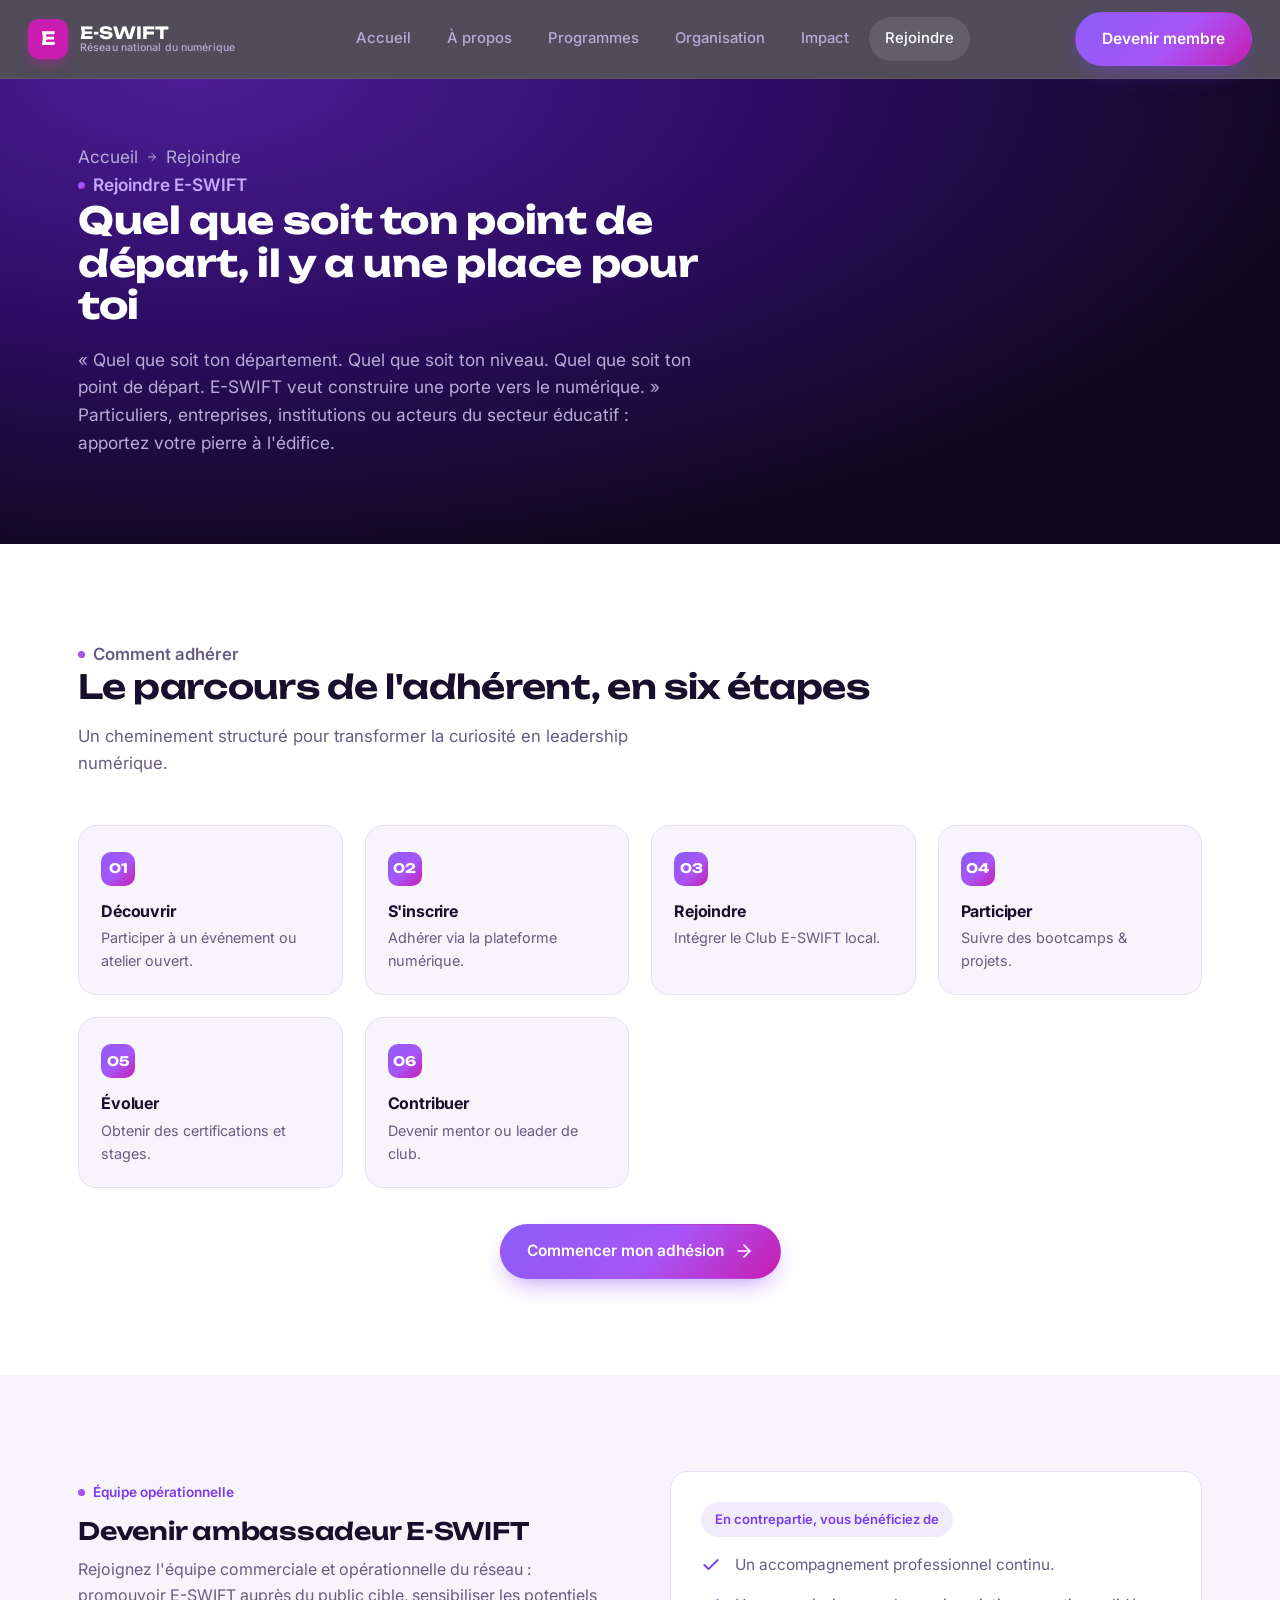
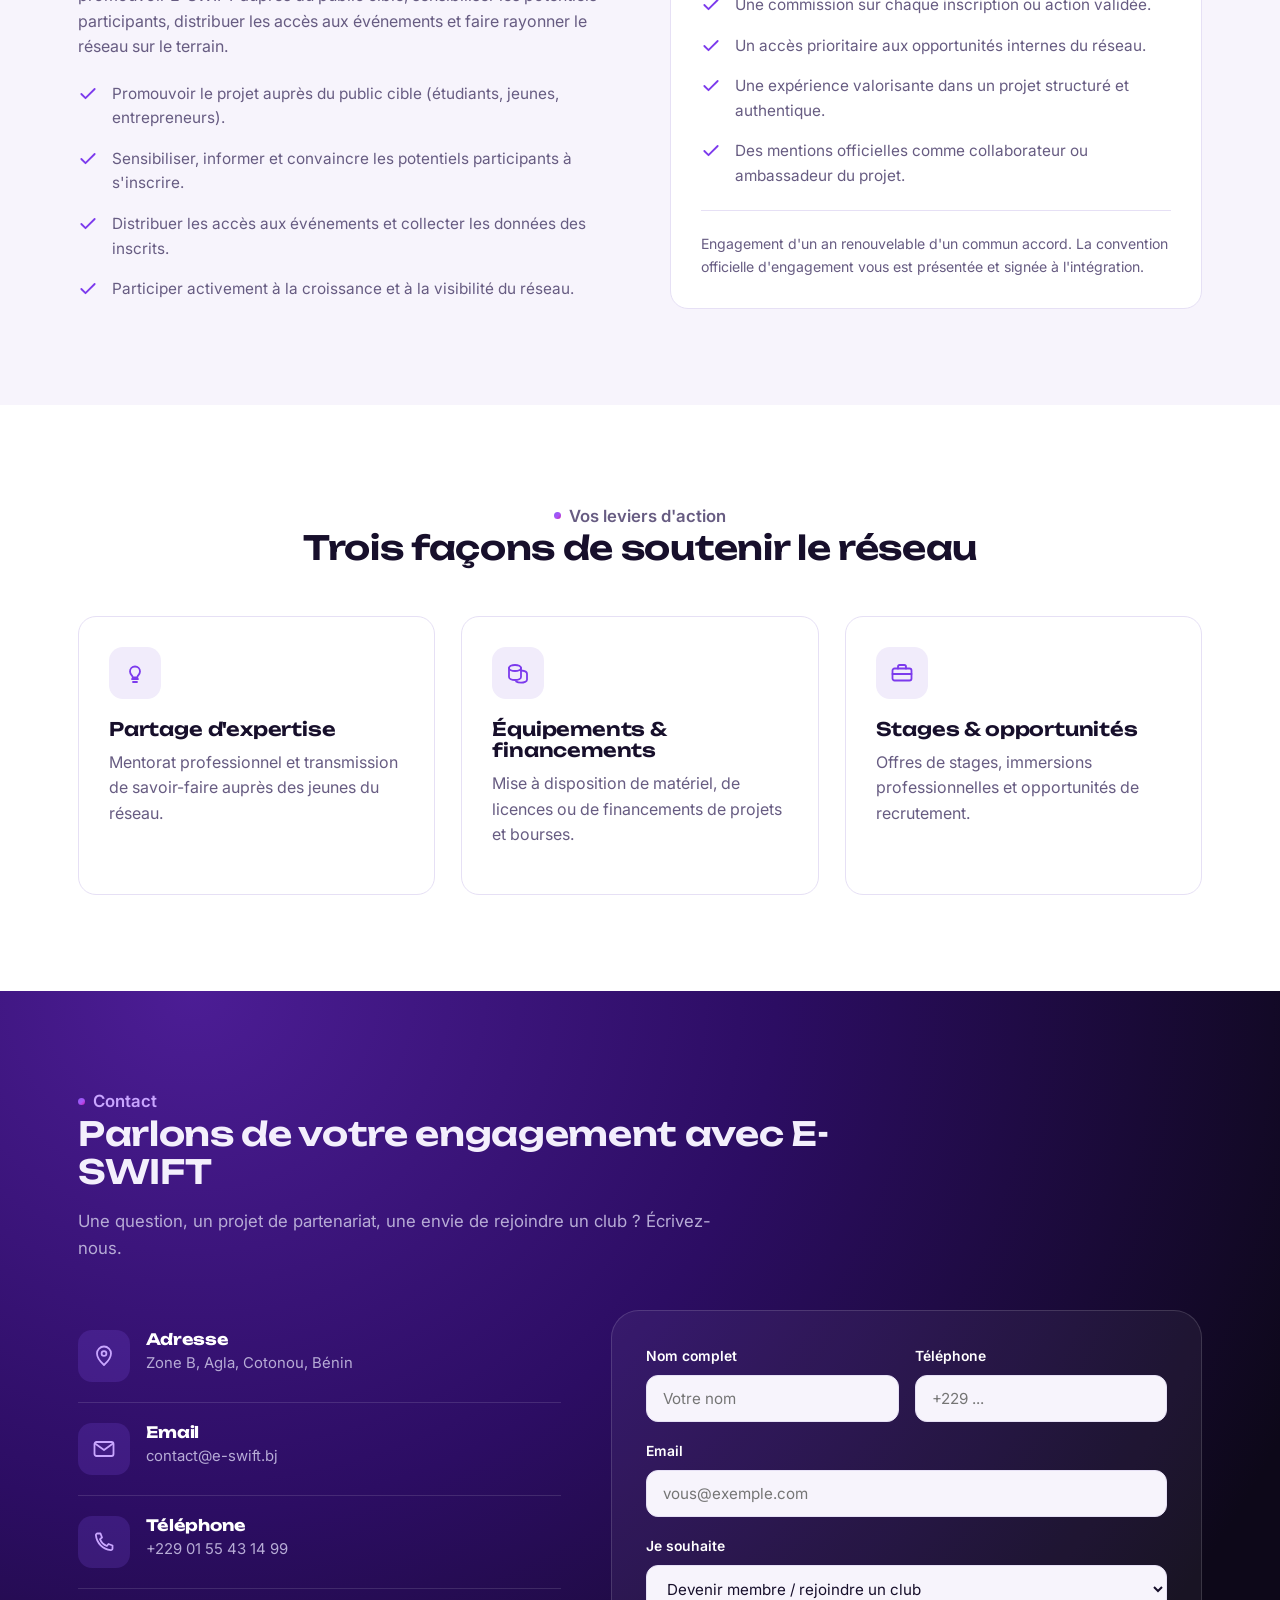
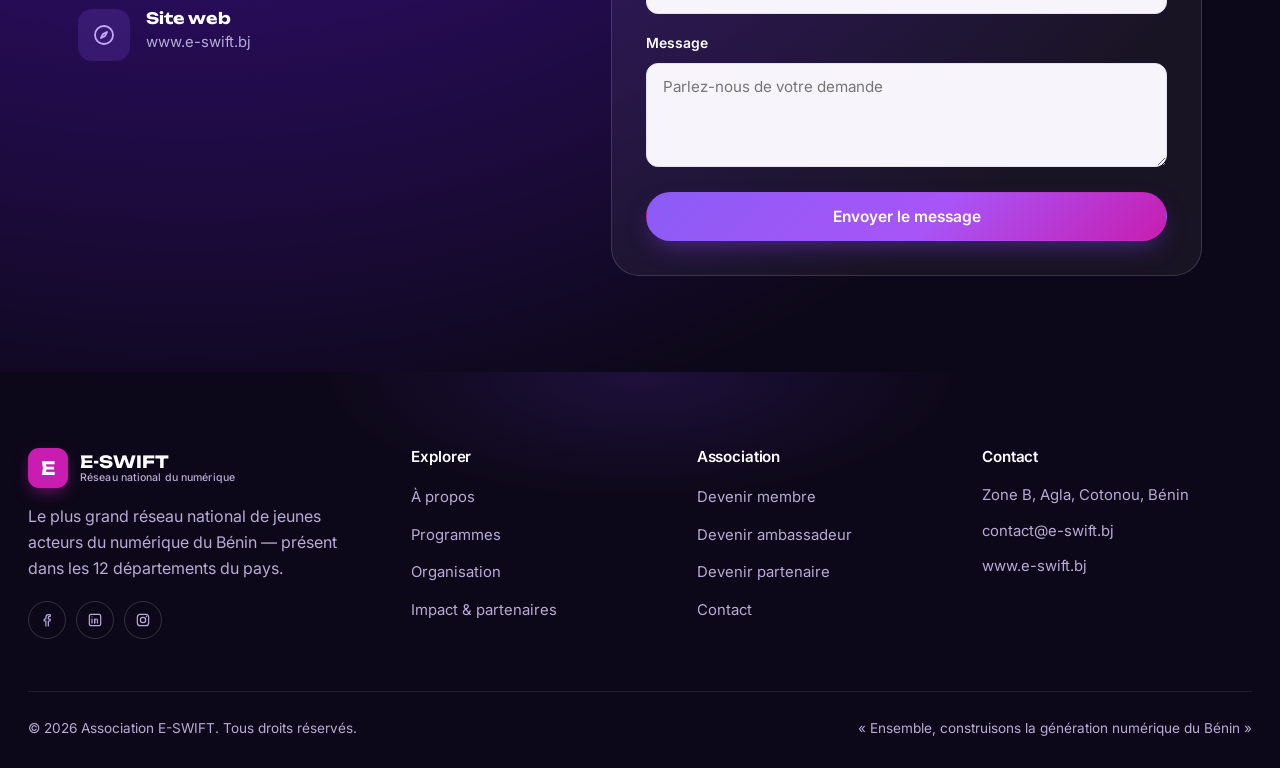
<file: rejoindre.html>
<!DOCTYPE html>
<html lang="fr">
<head>
<meta charset="UTF-8">
<meta name="viewport" content="width=device-width, initial-scale=1.0">
<title>Rejoindre E-SWIFT — Adhésion, ambassadeurs et partenaires</title>
<meta name="description" content="Rejoignez le réseau E-SWIFT comme membre, ambassadeur de l'équipe opérationnelle ou partenaire, et contactez l'association E-SWIFT au Bénin.">
<link rel="icon" href="data:image/svg+xml,<svg xmlns=%22http://www.w3.org/2000/svg%22 viewBox=%220 0 24 24%22><rect width=%2224%22 height=%2224%22 rx=%226%22 fill=%22%23C81DB0%22/><text x=%2212%22 y=%2217%22 font-size=%2214%22 font-family=%22Arial%22 font-weight=%22bold%22 fill=%22white%22 text-anchor=%22middle%22>E</text></svg>">
<link rel="stylesheet" href="assets/css/styles.css">
<meta property="og:title" content="Rejoindre E-SWIFT — Adhésion, ambassadeurs et partenaires">
<meta property="og:description" content="Rejoignez le réseau E-SWIFT comme membre, ambassadeur de l'équipe opérationnelle ou partenaire, et contactez l'association E-SWIFT au Bénin.">
<meta property="og:type" content="website">
</head>
<body>
<a href="#main" class="skip-link">Aller au contenu</a>
<header class="site-header">
  <div class="container">
    <a href="index.html" class="brand" aria-label="Association E-SWIFT — accueil">
      <span class="brand-mark">E</span>
      <span class="brand-word">E-SWIFT<span>Réseau national du numérique</span></span>
    </a>
    <nav class="nav-desktop" aria-label="Navigation principale">
      <a href="index.html">Accueil</a>
      <a href="a-propos.html">À propos</a>
      <a href="programmes.html">Programmes</a>
      <a href="organisation.html">Organisation</a>
      <a href="impact.html">Impact</a>
      <a href="rejoindre.html" class="active">Rejoindre</a>
    </nav>
    <div class="header-actions">
      <a href="rejoindre.html" class="btn btn-primary desktop-only">Devenir membre</a>
      <button class="nav-toggle" aria-label="Ouvrir le menu" aria-expanded="false">
        <svg viewBox="0 0 24 24" fill="none" stroke="currentColor" stroke-width="2" stroke-linecap="round"><line x1="4" y1="7" x2="20" y2="7"/><line x1="4" y1="12" x2="20" y2="12"/><line x1="4" y1="17" x2="20" y2="17"/></svg>
      </button>
    </div>
  </div>
  <nav class="nav-mobile" aria-label="Navigation mobile">
      <a href="index.html">Accueil</a>
      <a href="a-propos.html">À propos</a>
      <a href="programmes.html">Programmes</a>
      <a href="organisation.html">Organisation</a>
      <a href="impact.html">Impact</a>
      <a href="rejoindre.html" class="active">Rejoindre</a>
      <a href="rejoindre.html" class="btn btn-primary btn-block">Devenir membre</a>
  </nav>
</header>
<main id="main">

<section class="page-hero">
  <div class="container">
    <p class="page-hero-crumb"><a href="index.html">Accueil</a> <svg viewBox="0 0 24 24" fill="none" stroke="currentColor" stroke-width="2" stroke-linecap="round" stroke-linejoin="round"><line x1="5" y1="12" x2="19" y2="12"/><polyline points="12 5 19 12 12 19"/></svg> <span>Rejoindre</span></p>
    <p class="eyebrow">Rejoindre E-SWIFT</p>
    <h1>Quel que soit ton point de départ, il y a une place pour toi</h1>
    <p>« Quel que soit ton département. Quel que soit ton niveau. Quel que soit ton point de départ. E-SWIFT veut construire une porte vers le numérique. » Particuliers, entreprises, institutions ou acteurs du secteur éducatif : apportez votre pierre à l'édifice.</p>
  </div>
</section>

<section class="section-pad">
  <div class="container">
    <div class="section-head reveal">
      <p class="eyebrow">Comment adhérer</p>
      <h2>Le parcours de l'adhérent, en six étapes</h2>
      <p>Un cheminement structuré pour transformer la curiosité en leadership numérique.</p>
    </div>
    <div class="steps reveal">
      <div class="step"><div class="step-num">01</div><h4>Découvrir</h4><p>Participer à un événement ou atelier ouvert.</p></div>
      <div class="step"><div class="step-num">02</div><h4>S'inscrire</h4><p>Adhérer via la plateforme numérique.</p></div>
      <div class="step"><div class="step-num">03</div><h4>Rejoindre</h4><p>Intégrer le Club E-SWIFT local.</p></div>
      <div class="step"><div class="step-num">04</div><h4>Participer</h4><p>Suivre des bootcamps &amp; projets.</p></div>
      <div class="step"><div class="step-num">05</div><h4>Évoluer</h4><p>Obtenir des certifications et stages.</p></div>
      <div class="step"><div class="step-num">06</div><h4>Contribuer</h4><p>Devenir mentor ou leader de club.</p></div>
    </div>
    <div class="center reveal" style="margin-top:36px;">
      <a href="#contact" class="btn btn-primary">Commencer mon adhésion <svg viewBox="0 0 24 24" fill="none" stroke="currentColor" stroke-width="2" stroke-linecap="round" stroke-linejoin="round"><line x1="5" y1="12" x2="19" y2="12"/><polyline points="12 5 19 12 12 19"/></svg></a>
    </div>
  </div>
</section>

<section class="section-pad bg-tint" id="ambassadeur">
  <div class="container">
    <div class="feature-row">
      <div class="reveal">
        <p class="eyebrow">Équipe opérationnelle</p>
        <h2>Devenir ambassadeur E-SWIFT</h2>
        <p class="text-muted">Rejoignez l'équipe commerciale et opérationnelle du réseau : promouvoir E-SWIFT auprès du public cible, sensibiliser les potentiels participants, distribuer les accès aux événements et faire rayonner le réseau sur le terrain.</p>
        <ul class="feature-list">
          <li><svg viewBox="0 0 24 24" fill="none" stroke="currentColor" stroke-width="2.2" stroke-linecap="round" stroke-linejoin="round"><polyline points="20 6 9 17 4 12"/></svg><span>Promouvoir le projet auprès du public cible (étudiants, jeunes, entrepreneurs).</span></li>
          <li><svg viewBox="0 0 24 24" fill="none" stroke="currentColor" stroke-width="2.2" stroke-linecap="round" stroke-linejoin="round"><polyline points="20 6 9 17 4 12"/></svg><span>Sensibiliser, informer et convaincre les potentiels participants à s'inscrire.</span></li>
          <li><svg viewBox="0 0 24 24" fill="none" stroke="currentColor" stroke-width="2.2" stroke-linecap="round" stroke-linejoin="round"><polyline points="20 6 9 17 4 12"/></svg><span>Distribuer les accès aux événements et collecter les données des inscrits.</span></li>
          <li><svg viewBox="0 0 24 24" fill="none" stroke="currentColor" stroke-width="2.2" stroke-linecap="round" stroke-linejoin="round"><polyline points="20 6 9 17 4 12"/></svg><span>Participer activement à la croissance et à la visibilité du réseau.</span></li>
        </ul>
      </div>
      <div class="reveal">
        <div class="card" style="background:var(--paper);">
          <p class="tag-pill" style="margin-bottom:16px;">En contrepartie, vous bénéficiez de</p>
          <ul class="feature-list" style="margin-top:0;">
            <li><svg viewBox="0 0 24 24" fill="none" stroke="currentColor" stroke-width="2.2" stroke-linecap="round" stroke-linejoin="round"><polyline points="20 6 9 17 4 12"/></svg><span>Un accompagnement professionnel continu.</span></li>
            <li><svg viewBox="0 0 24 24" fill="none" stroke="currentColor" stroke-width="2.2" stroke-linecap="round" stroke-linejoin="round"><polyline points="20 6 9 17 4 12"/></svg><span>Une commission sur chaque inscription ou action validée.</span></li>
            <li><svg viewBox="0 0 24 24" fill="none" stroke="currentColor" stroke-width="2.2" stroke-linecap="round" stroke-linejoin="round"><polyline points="20 6 9 17 4 12"/></svg><span>Un accès prioritaire aux opportunités internes du réseau.</span></li>
            <li><svg viewBox="0 0 24 24" fill="none" stroke="currentColor" stroke-width="2.2" stroke-linecap="round" stroke-linejoin="round"><polyline points="20 6 9 17 4 12"/></svg><span>Une expérience valorisante dans un projet structuré et authentique.</span></li>
            <li><svg viewBox="0 0 24 24" fill="none" stroke="currentColor" stroke-width="2.2" stroke-linecap="round" stroke-linejoin="round"><polyline points="20 6 9 17 4 12"/></svg><span>Des mentions officielles comme collaborateur ou ambassadeur du projet.</span></li>
          </ul>
          <hr class="divider" style="margin:22px 0;">
          <p class="text-muted" style="font-size:.88rem; margin:0;">Engagement d'un an renouvelable d'un commun accord. La convention officielle d'engagement vous est présentée et signée à l'intégration.</p>
        </div>
      </div>
    </div>
  </div>
</section>

<section class="section-pad" id="partenaires">
  <div class="container">
    <div class="section-head center reveal" style="margin-left:auto; margin-right:auto;">
      <p class="eyebrow">Vos leviers d'action</p>
      <h2>Trois façons de soutenir le réseau</h2>
    </div>
    <div class="grid grid-3">
      <div class="card reveal">
        <div class="icon-tile" style="background:var(--paper-tint-2);color:var(--violet);"><svg viewBox="0 0 24 24" fill="none" stroke="currentColor" stroke-width="1.8" stroke-linecap="round" stroke-linejoin="round"><path d="M9 18h6M10 21h4M7 10.5A5 5 0 1117 10.5c0 2-1 3-2 4.2-.5.6-.7 1-.7 1.8H9.7c0-.8-.2-1.2-.7-1.8-1-1.2-2-2.2-2-4.2z"/></svg></div>
        <h3>Partage d'expertise</h3>
        <p class="text-muted">Mentorat professionnel et transmission de savoir-faire auprès des jeunes du réseau.</p>
      </div>
      <div class="card reveal">
        <div class="icon-tile" style="background:var(--paper-tint-2);color:var(--violet);"><svg viewBox="0 0 24 24" fill="none" stroke="currentColor" stroke-width="1.8" stroke-linecap="round" stroke-linejoin="round"><ellipse cx="9" cy="7" rx="6" ry="3"/><path d="M3 7v9c0 1.7 2.7 3 6 3s6-1.3 6-3V7"/><path d="M15 9.5c3 .2 6 1.4 6 3.2v6c0 1.7-3 3-6 3-2 0-3.8-.5-4.9-1.3"/></svg></div>
        <h3>Équipements &amp; financements</h3>
        <p class="text-muted">Mise à disposition de matériel, de licences ou de financements de projets et bourses.</p>
      </div>
      <div class="card reveal">
        <div class="icon-tile" style="background:var(--paper-tint-2);color:var(--violet);"><svg viewBox="0 0 24 24" fill="none" stroke="currentColor" stroke-width="1.8" stroke-linecap="round" stroke-linejoin="round"><rect x="2.5" y="7.5" width="19" height="12" rx="2"/><path d="M8 7.5V5.8A1.8 1.8 0 019.8 4h4.4A1.8 1.8 0 0116 5.8V7.5"/><line x1="2.5" y1="13" x2="21.5" y2="13"/></svg></div>
        <h3>Stages &amp; opportunités</h3>
        <p class="text-muted">Offres de stages, immersions professionnelles et opportunités de recrutement.</p>
      </div>
    </div>
  </div>
</section>

<section class="section-pad bg-dark" id="contact">
  <div class="container">
    <div class="section-head on-dark reveal">
      <p class="eyebrow">Contact</p>
      <h2>Parlons de votre engagement avec E-SWIFT</h2>
      <p>Une question, un projet de partenariat, une envie de rejoindre un club ? Écrivez-nous.</p>
    </div>
    <div class="contact-grid">
      <div class="reveal">
        <div class="contact-item" style="border-color:rgba(255,255,255,.12);">
          <div class="icon-tile" style="background:rgba(139,92,246,.18); color:#C9A6FF;"><svg viewBox="0 0 24 24" fill="none" stroke="currentColor" stroke-width="1.8" stroke-linecap="round" stroke-linejoin="round"><path d="M12 21s-7-6.2-7-11.5A7 7 0 0119 9.5C19 14.8 12 21 12 21z"/><circle cx="12" cy="9.5" r="2.4"/></svg></div>
          <div><h4 style="color:#fff;">Adresse</h4><p style="color:var(--text-on-dark-muted);">Zone B, Agla, Cotonou, Bénin</p></div>
        </div>
        <div class="contact-item" style="border-color:rgba(255,255,255,.12);">
          <div class="icon-tile" style="background:rgba(139,92,246,.18); color:#C9A6FF;"><svg viewBox="0 0 24 24" fill="none" stroke="currentColor" stroke-width="1.8" stroke-linecap="round" stroke-linejoin="round"><rect x="2.5" y="5" width="19" height="14" rx="2"/><polyline points="3 6.5 12 13 21 6.5"/></svg></div>
          <div><h4 style="color:#fff;">Email</h4><p style="color:var(--text-on-dark-muted);">contact@e-swift.bj</p></div>
        </div>
        <div class="contact-item" style="border-color:rgba(255,255,255,.12);">
          <div class="icon-tile" style="background:rgba(139,92,246,.18); color:#C9A6FF;"><svg viewBox="0 0 24 24" fill="none" stroke="currentColor" stroke-width="1.8" stroke-linecap="round" stroke-linejoin="round"><path d="M5.5 3.5h3l1.5 4-2 1.6a12 12 0 006.9 6.9l1.6-2 4 1.5v3a1.6 1.6 0 01-1.7 1.6A16.5 16.5 0 013.9 5.2 1.6 1.6 0 015.5 3.5z"/></svg></div>
          <div><h4 style="color:#fff;">Téléphone</h4><p style="color:var(--text-on-dark-muted);">+229 01 55 43 14 99</p></div>
        </div>
        <div class="contact-item" style="border-color:rgba(255,255,255,.12);">
          <div class="icon-tile" style="background:rgba(139,92,246,.18); color:#C9A6FF;"><svg viewBox="0 0 24 24" fill="none" stroke="currentColor" stroke-width="1.8" stroke-linecap="round" stroke-linejoin="round"><circle cx="12" cy="12" r="9"/><polygon points="15 9 13 13 9 15 11 11 15 9"/></svg></div>
          <div><h4 style="color:#fff;">Site web</h4><p style="color:var(--text-on-dark-muted);">www.e-swift.bj</p></div>
        </div>
      </div>
      <div class="reveal">
        <form id="contact-form" style="background:rgba(255,255,255,.05); border:1px solid rgba(255,255,255,.14); border-radius:var(--radius-l); padding:34px;">
          <div class="form-row">
            <div class="form-field"><label style="color:#fff;">Nom complet</label><input type="text" required placeholder="Votre nom"></div>
            <div class="form-field"><label style="color:#fff;">Téléphone</label><input type="tel" placeholder="+229 ..."></div>
          </div>
          <div class="form-field"><label style="color:#fff;">Email</label><input type="email" required placeholder="vous@exemple.com"></div>
          <div class="form-field">
            <label style="color:#fff;">Je souhaite</label>
            <select>
              <option>Devenir membre / rejoindre un club</option>
              <option>Devenir ambassadeur (équipe opérationnelle)</option>
              <option>Devenir partenaire ou mécène</option>
              <option>Autre demande</option>
            </select>
          </div>
          <div class="form-field"><label style="color:#fff;">Message</label><textarea rows="4" placeholder="Parlez-nous de votre demande"></textarea></div>
          <button type="submit" class="btn btn-primary btn-block">Envoyer le message</button>
          <p class="form-feedback" style="display:none; color:#C9A6FF; font-size:.88rem; margin-top:14px; margin-bottom:0;"></p>
        </form>
      </div>
    </div>
  </div>
</section>

</main>
<footer class="site-footer">
  <div class="container">
    <div class="footer-grid">
      <div class="footer-brand">
        <div class="brand">
          <span class="brand-mark">E</span>
          <span class="brand-word">E-SWIFT<span>Réseau national du numérique</span></span>
        </div>
        <p>Le plus grand réseau national de jeunes acteurs du numérique du Bénin — présent dans les 12 départements du pays.</p>
        <div class="footer-social">
          <a href="#" aria-label="Facebook"><svg viewBox="0 0 24 24" fill="none" stroke="currentColor" stroke-width="1.8" stroke-linecap="round" stroke-linejoin="round"><path d="M14 21v-7.5h2.5l.5-3H14V8.2c0-1 .3-1.7 1.8-1.7H17V4.1c-.3 0-1.3-.1-2.5-.1-2.5 0-4.2 1.5-4.2 4.3v2.2H7.8v3H10.3V21"/></svg></a>
          <a href="#" aria-label="LinkedIn"><svg viewBox="0 0 24 24" fill="none" stroke="currentColor" stroke-width="1.8" stroke-linecap="round" stroke-linejoin="round"><rect x="3.5" y="3.5" width="17" height="17" rx="2.5"/><line x1="7.5" y1="10.5" x2="7.5" y2="16.5"/><circle cx="7.5" cy="7.3" r=".2" fill="currentColor"/><path d="M11.5 16.5v-3.6c0-1.5.9-2.4 2.2-2.4s2 .9 2 2.4v3.6"/><line x1="11.5" y1="10.5" x2="11.5" y2="16.5"/></svg></a>
          <a href="#" aria-label="Instagram"><svg viewBox="0 0 24 24" fill="none" stroke="currentColor" stroke-width="1.8"><rect x="3.5" y="3.5" width="17" height="17" rx="4.5"/><circle cx="12" cy="12" r="4"/><circle cx="17.2" cy="6.8" r="1" fill="currentColor" stroke="none"/></svg></a>
        </div>
      </div>
      <div class="footer-col">
        <h4>Explorer</h4>
        <ul>
          <li><a href="a-propos.html">À propos</a></li>
          <li><a href="programmes.html">Programmes</a></li>
          <li><a href="organisation.html">Organisation</a></li>
          <li><a href="impact.html">Impact &amp; partenaires</a></li>
        </ul>
      </div>
      <div class="footer-col">
        <h4>Association</h4>
        <ul>
          <li><a href="rejoindre.html">Devenir membre</a></li>
          <li><a href="rejoindre.html#ambassadeur">Devenir ambassadeur</a></li>
          <li><a href="rejoindre.html#partenaires">Devenir partenaire</a></li>
          <li><a href="rejoindre.html#contact">Contact</a></li>
        </ul>
      </div>
      <div class="footer-col">
        <h4>Contact</h4>
        <ul>
          <li class="muted">Zone B, Agla, Cotonou, Bénin</li>
          <li class="muted">contact@e-swift.bj</li>
          <li class="muted">www.e-swift.bj</li>
        </ul>
      </div>
    </div>
    <div class="footer-bottom">
      <span>© <span data-year></span> Association E-SWIFT. Tous droits réservés.</span>
      <span>« Ensemble, construisons la génération numérique du Bénin »</span>
    </div>
  </div>
</footer>
<script src="assets/js/main.js"></script>
</body>
</html>
</file>
<file: assets/css/styles.css>
/* ===================================================================
   ASSOCIATION E-SWIFT — Design system
   Palette dérivée de l'identité existante (dégradé violet/pourpre des
   supports officiels + magenta du logo). Typo : Unbounded (display)
   + Inter (texte courant).
=================================================================== */

@import url('https://fonts.googleapis.com/css2?family=Unbounded:wght@500;600;700;800&family=Inter:wght@400;500;600;700;800&display=swap');

:root{
  /* Brand */
  --ink:            #0D0819;
  --ink-soft:       #150E29;
  --ink-line:       #2A2145;
  --violet:         #7C3AED;
  --violet-2:       #8B5CF6;
  --purple:         #A855F7;
  --magenta:        #C81DB0;

  /* Surfaces */
  --paper:          #FFFFFF;
  --paper-tint:     #F7F4FC;
  --paper-tint-2:   #F1ECFB;
  --line:           #E6E0F5;

  /* Text */
  --text:           #170F2B;
  --text-muted:     #675C82;
  --text-on-dark:   #F3EFFC;
  --text-on-dark-muted: #B7ACD6;

  /* Gradients */
  --grad-brand: linear-gradient(135deg, var(--violet-2) 0%, var(--purple) 55%, var(--magenta) 100%);
  --grad-dark:  radial-gradient(120% 140% at 15% 0%, #4C1D95 0%, #2C0D63 38%, #0D0819 78%);
  --grad-dark-2: linear-gradient(160deg, #3B1373 0%, #1B0B3A 60%, #0D0819 100%);

  /* Shape / motion */
  --radius-s: 10px;
  --radius-m: 18px;
  --radius-l: 28px;
  --ease: cubic-bezier(.22,.61,.36,1);

  --container: 1180px;
  --container-wide: 1440px;
}

*, *::before, *::after{ box-sizing: border-box; }
html{ scroll-behavior: smooth; }

@media (prefers-reduced-motion: reduce){
  html{ scroll-behavior: auto; }
  *, *::before, *::after{ animation-duration: 0.001ms !important; animation-iteration-count: 1 !important; transition-duration: 0.001ms !important; }
}

body{
  margin: 0;
  font-family: 'Inter', -apple-system, BlinkMacSystemFont, 'Segoe UI', sans-serif;
  color: var(--text);
  background: var(--paper);
  line-height: 1.6;
  -webkit-font-smoothing: antialiased;
}

h1,h2,h3,h4{
  font-family: 'Unbounded', 'Inter', sans-serif;
  line-height: 1.15;
  margin: 0 0 .5em;
  letter-spacing: -0.01em;
  color: var(--text);
}
h1{ font-weight: 700; }
h2{ font-weight: 600; }
h3{ font-weight: 600; }

p{ margin: 0 0 1em; }
a{ color: inherit; text-decoration: none; }
img{ max-width: 100%; display: block; }
svg{ max-width: 100%; }
ul{ margin:0; padding:0; list-style:none; }
button{ font-family: inherit; }

.container{
  width: 100%;
  max-width: var(--container);
  margin: 0 auto;
  padding: 0 28px;
}
/* Le header et le footer utilisent un conteneur plus large : leur contenu
   (nav, colonnes) doit occuper l'espace sur les très grands écrans plutôt
   que de laisser des bandes vides de part et d'autre. */
.site-header .container, .site-footer .container{
  max-width: var(--container-wide);
}
@media (min-width: 1800px){
  :root{ --container: 1320px; --container-wide: 1680px; }
}

::selection{ background: var(--purple); color: #fff; }

:focus-visible{
  outline: 2px solid var(--violet-2);
  outline-offset: 3px;
  border-radius: 4px;
}

/* ---------- Type scale ---------- */
.eyebrow{
  display: inline-flex;
  align-items: center;
  gap: 8px;
  font-family: 'Inter', sans-serif;
  font-weight: 600;
  font-size: .85rem;
  color: var(--violet);
  margin-bottom: 14px;
}
.eyebrow::before{
  content: "";
  width: 7px; height: 7px;
  border-radius: 50%;
  background: var(--grad-brand);
  flex: none;
}

.section-head{
  margin-bottom: 48px;
}
.section-head.center{ margin-left: auto; margin-right: auto; text-align: center; }
.section-head.center h2, .section-head.center p{ margin-left: auto; margin-right: auto; }
.section-head h2{ font-size: clamp(1.8rem, 2.6vw, 2.5rem); max-width: 800px; }
.section-head p{ color: var(--text-muted); font-size: 1.05rem; margin: 0; max-width: 640px; }

.section-head.on-dark h2{ color: var(--text-on-dark); }
.section-head.on-dark p{ color: var(--text-on-dark-muted); }
.section-head.on-dark .eyebrow{ color: #C9A6FF; }

section{ position: relative; }
.section-pad{ padding: 96px 0; }
@media (max-width: 720px){ .section-pad{ padding: 64px 0; } }

.bg-tint{ background: var(--paper-tint); }
.bg-dark{ background: var(--grad-dark); color: var(--text-on-dark); }
.bg-dark2{ background: var(--grad-dark-2); color: var(--text-on-dark); }

/* ---------- Buttons ---------- */
.btn{
  display: inline-flex;
  align-items: center;
  justify-content: center;
  gap: 10px;
  padding: 14px 26px;
  border-radius: 999px;
  font-weight: 600;
  font-size: .97rem;
  border: 1px solid transparent;
  cursor: pointer;
  transition: transform .25s var(--ease), box-shadow .25s var(--ease), background .25s var(--ease), color .25s var(--ease), border-color .25s var(--ease);
  white-space: nowrap;
}
.btn-primary{
  background: var(--grad-brand);
  color: #fff;
  box-shadow: 0 10px 24px -8px rgba(124,58,237,.55);
}
.btn-primary:hover{ transform: translateY(-2px); box-shadow: 0 14px 30px -8px rgba(124,58,237,.65); }

.btn-ghost{
  background: transparent;
  color: var(--text);
  border-color: var(--line);
}
.btn-ghost:hover{ border-color: var(--violet-2); color: var(--violet); }

.btn-on-dark{
  background: rgba(255,255,255,.08);
  color: var(--text-on-dark);
  border-color: rgba(255,255,255,.22);
  backdrop-filter: blur(6px);
}
.btn-on-dark:hover{ background: rgba(255,255,255,.16); border-color: rgba(255,255,255,.4); }

.btn-block{ width: 100%; }
.btn svg{ width: 16px; height: 16px; flex: none; }

/* Filet de sécurité global : toute icône SVG non explicitement dimensionnée
   ailleurs reste petite plutôt que de s'étirer à pleine largeur. */
svg:not([width]){ width: 20px; height: 20px; }

/* =========================================================
   HEADER
========================================================= */
.site-header{
  position: sticky;
  top: 0;
  z-index: 100;
  background: rgba(13,8,25,.72);
  backdrop-filter: blur(14px) saturate(140%);
  border-bottom: 1px solid rgba(255,255,255,.08);
}
.site-header .container{
  display: flex;
  align-items: center;
  justify-content: space-between;
  height: 78px;
}

.brand{
  display: flex;
  align-items: center;
  gap: 12px;
}
.brand-mark{
  width: 40px; height: 40px;
  border-radius: 11px;
  background: var(--magenta);
  color: #fff;
  display: grid;
  place-items: center;
  font-family: 'Unbounded', sans-serif;
  font-weight: 700;
  font-size: 1.15rem;
  flex: none;
  box-shadow: 0 6px 16px -4px rgba(200,29,176,.6);
}
.brand-word{
  font-family: 'Unbounded', sans-serif;
  font-weight: 700;
  font-size: 1.05rem;
  color: #fff;
  line-height: 1.1;
}
.brand-word span{
  display: block;
  font-family: 'Inter', sans-serif;
  font-weight: 500;
  font-size: .66rem;
  color: var(--text-on-dark-muted);
  letter-spacing: .01em;
}

.nav-desktop{
  display: flex;
  align-items: center;
  gap: 4px;
}
.nav-desktop a{
  padding: 10px 16px;
  border-radius: 999px;
  font-size: .93rem;
  font-weight: 500;
  color: var(--text-on-dark-muted);
  transition: background .2s var(--ease), color .2s var(--ease);
}
.nav-desktop a:hover{ color: #fff; background: rgba(255,255,255,.08); }
.nav-desktop a.active{ color: #fff; background: rgba(255,255,255,.1); }

.header-actions{ display: flex; align-items: center; gap: 10px; }

.nav-toggle{
  display: none;
  width: 44px; height: 44px;
  border-radius: 10px;
  border: 1px solid rgba(255,255,255,.2);
  background: rgba(255,255,255,.06);
  color: #fff;
  align-items: center;
  justify-content: center;
  cursor: pointer;
}
.nav-toggle svg{ width: 20px; height: 20px; }

.nav-mobile{
  display: none;
  flex-direction: column;
  gap: 2px;
  padding: 10px 28px 22px;
  background: var(--ink);
  border-bottom: 1px solid rgba(255,255,255,.08);
}
.nav-mobile a{
  padding: 13px 6px;
  font-size: 1rem;
  color: var(--text-on-dark-muted);
  border-bottom: 1px solid rgba(255,255,255,.06);
}
.nav-mobile a.active, .nav-mobile a:hover{ color: #fff; }
.nav-mobile .btn{ margin-top: 14px; }

body.nav-open .nav-mobile{ display: flex; }

@media (max-width: 940px){
  .nav-desktop{ display: none; }
  .header-actions .btn-primary.desktop-only{ display: none; }
  .nav-toggle{ display: inline-flex; }
}

/* =========================================================
   FOOTER
========================================================= */
.site-footer{
  background: var(--ink);
  color: var(--text-on-dark-muted);
  padding: 76px 0 28px;
  position: relative;
  overflow: hidden;
}
.site-footer::before{
  content: "";
  position: absolute;
  top: -180px; left: 50%;
  transform: translateX(-50%);
  width: 900px; height: 360px;
  background: radial-gradient(closest-side, rgba(124,58,237,.16), transparent 70%);
  pointer-events: none;
}
.site-footer .container{ position: relative; z-index: 1; }
.footer-grid{
  display: grid;
  grid-template-columns: 1.4fr 1fr 1fr 1.1fr;
  gap: 40px;
  padding-bottom: 52px;
  border-bottom: 1px solid rgba(255,255,255,.09);
}
.footer-brand p{ color: var(--text-on-dark-muted); max-width: 320px; margin-top: 16px; }
.footer-social{ display: flex; gap: 10px; margin-top: 20px; }
.footer-social a{
  width: 38px; height: 38px;
  border-radius: 50%;
  border: 1px solid rgba(255,255,255,.16);
  display: grid; place-items: center;
  transition: background .2s var(--ease), border-color .2s var(--ease);
}
.footer-social a:hover{ background: rgba(255,255,255,.1); border-color: rgba(255,255,255,.3); }
.footer-social svg{ width: 16px; height: 16px; }

.footer-col h4{
  color: #fff;
  font-family: 'Inter', sans-serif;
  font-weight: 600;
  font-size: .95rem;
  margin-bottom: 18px;
}
.footer-col ul{ display: flex; flex-direction: column; gap: 12px; }
.footer-col a{ font-size: .93rem; transition: color .2s; }
.footer-col a:hover{ color: #fff; }
.footer-col li.muted{ font-size: .93rem; }

.footer-bottom{
  display: flex;
  justify-content: space-between;
  align-items: center;
  flex-wrap: wrap;
  gap: 12px;
  padding-top: 26px;
  font-size: .85rem;
}
.footer-credit{
  margin-top: 14px;
  padding-top: 14px;
  border-top: 1px solid rgba(255,255,255,.08);
  font-size: .82rem;
  color: var(--text-on-dark-muted);
}
.footer-credit a{ color: #C9A6FF; font-weight: 600; }
.footer-credit a:hover{ color: #fff; }

@media (max-width: 860px){
  .footer-grid{ grid-template-columns: 1fr 1fr; }
}
@media (max-width: 560px){
  .footer-grid{ grid-template-columns: 1fr; gap: 32px; }
  /* Sur mobile, la citation doit apparaître au-dessus du copyright */
  .footer-bottom{ flex-direction: column-reverse; align-items: flex-start; gap: 8px; }
}

/* =========================================================
   HERO
========================================================= */
.hero{
  background: var(--grad-dark);
  color: var(--text-on-dark);
  padding: 76px 0 0;
  overflow: hidden;
  position: relative;
}
.hero::after{
  content:"";
  position:absolute; inset:auto 0 0 0; height: 140px;
  background: linear-gradient(180deg, transparent, var(--ink) 90%);
  pointer-events:none;
}
.hero-inner{
  display: grid;
  grid-template-columns: 1.05fr .95fr;
  gap: 56px;
  align-items: center;
  padding-bottom: 76px;
  position: relative;
  z-index: 1;
}
.hero-kicker{
  display: inline-flex;
  align-items: center;
  gap: 9px;
  padding: 8px 16px 8px 8px;
  border-radius: 999px;
  background: rgba(255,255,255,.08);
  border: 1px solid rgba(255,255,255,.16);
  font-size: .85rem;
  font-weight: 500;
  margin-bottom: 26px;
}
.hero-kicker b{
  background: var(--grad-brand);
  color: #fff;
  border-radius: 999px;
  padding: 3px 11px;
  font-family:'Unbounded',sans-serif;
  font-size: .72rem;
}
@media (max-width: 620px){
  .hero-kicker{ display: none; }
}
.hero h1{
  font-size: clamp(1.6rem, 2.3vw, 2.15rem);
  margin-bottom: 20px;
  color: #fff;
  max-width: 640px;
}
.hero h1 em{
  font-style: normal;
  background: linear-gradient(135deg, #C9A6FF 0%, #E896E0 100%);
  -webkit-background-clip: text;
  background-clip: text;
  color: transparent;
}
.hero-lede{
  font-size: 1.15rem;
  color: var(--text-on-dark-muted);
  max-width: 520px;
  margin-bottom: 34px;
}
.hero-cta{ display: flex; gap: 14px; flex-wrap: wrap; margin-bottom: 40px; }
@media (max-width: 620px){
  .hero-cta, .cta-actions{ flex-direction: column; align-items: stretch; }
  .hero-cta .btn, .cta-actions .btn{ width: 100%; }
}
.hero-quote{
  font-size: 1rem;
  padding-left: 18px;
  border-left: 2px solid var(--purple);
  color: var(--text-on-dark-muted);
  max-width: 480px;
}
.hero-quote strong{ color: #fff; font-weight: 500; }

.hero-panel{
  position: relative;
  background: rgba(255,255,255,.05);
  border: 1px solid rgba(255,255,255,.14);
  border-radius: var(--radius-l);
  padding: 30px;
  backdrop-filter: blur(10px);
}
.hero-panel-title{
  font-size: .82rem;
  color: var(--text-on-dark-muted);
  margin-bottom: 22px;
}
.hero-stats{
  display: grid;
  grid-template-columns: 1fr 1fr;
  gap: 18px;
}
.hero-stat{
  background: rgba(255,255,255,.04);
  border: 1px solid rgba(255,255,255,.09);
  border-radius: var(--radius-m);
  padding: 20px 18px;
}
.hero-stat b{
  display: block;
  font-family:'Unbounded',sans-serif;
  font-size: 1.7rem;
  background: var(--grad-brand);
  -webkit-background-clip: text; background-clip: text; color: transparent;
}
.hero-stat span{ font-size: .82rem; color: var(--text-on-dark-muted); }
.hero-panel-foot{
  margin-top: 20px;
  padding-top: 18px;
  border-top: 1px solid rgba(255,255,255,.1);
  font-size: .85rem;
  color: var(--text-on-dark-muted);
  display:flex; align-items:center; gap:10px;
}
.hero-panel-foot svg{ width: 18px; height: 18px; flex: none; color: #C9A6FF; }

.hero-cta .btn[aria-pressed="true"]{ box-shadow: 0 0 0 2px rgba(255,255,255,.5) inset; }
.hero-panel-view[hidden]{ display: none; }
.hero-assoc-item{
  padding: 14px 0;
  border-top: 1px solid rgba(255,255,255,.1);
}
.hero-assoc-item:first-of-type{ border-top: none; }
.hero-assoc-tag{
  display: inline-block;
  font-size: .74rem;
  font-weight: 700;
  color: #C9A6FF;
  background: rgba(139,92,246,.18);
  padding: 3px 10px;
  border-radius: 999px;
  margin-bottom: 8px;
}
.hero-assoc-item p{ margin: 0; font-size: .92rem; color: var(--text-on-dark-muted); }

@media (max-width: 940px){
  .hero-inner{ grid-template-columns: 1fr; }
}

/* Page hero (inner pages) — shorter */
.page-hero{
  background: var(--grad-dark);
  color: var(--text-on-dark);
  padding: 64px 0 88px;
}
.page-hero .eyebrow{ color: #C9A6FF; }
.page-hero h1{ font-size: clamp(1.85rem, 2.9vw, 2.6rem); max-width: 620px; color: #fff; }
.page-hero p{ color: var(--text-on-dark-muted); font-size: 1.08rem; max-width: 620px; margin:0; }
.page-hero-crumb{ font-size: .85rem; color: var(--text-on-dark-muted); margin-bottom: 18px; display:flex; gap:8px; align-items:center; }
.page-hero-crumb a:hover{ color:#fff; }
.page-hero-crumb svg{ width: 12px; height: 12px; flex: none; }

.page-hero-grid{
  display: grid;
  grid-template-columns: 1.15fr .85fr;
  gap: 48px;
  align-items: center;
}
.page-hero-media{
  border-radius: var(--radius-l);
  overflow: hidden;
  border: 1px solid rgba(255,255,255,.14);
  aspect-ratio: 4 / 3.2;
  background: rgba(255,255,255,.04);
}
.page-hero-media img, .page-hero-media svg{
  width: 100%; height: 100%;
  object-fit: cover;
  display: block;
}
@media (max-width: 860px){
  .page-hero-grid{ grid-template-columns: 1fr; }
  .page-hero-media{ order: -1; aspect-ratio: 16/9; }
}

/* =========================================================
   CARDS / GRIDS
========================================================= */
.grid{ display: grid; gap: 26px; }
.grid-2{ grid-template-columns: 1fr 1fr; }
.grid-3{ grid-template-columns: repeat(3, 1fr); }
.grid-4{ grid-template-columns: repeat(4, 1fr); }
@media (max-width: 940px){ .grid-3{ grid-template-columns: 1fr 1fr; } .grid-4{ grid-template-columns: 1fr 1fr; } }
@media (max-width: 620px){ .grid-2, .grid-3, .grid-4{ grid-template-columns: 1fr; } }

.card{
  background: var(--paper);
  border: 1px solid var(--line);
  border-radius: var(--radius-m);
  padding: 30px;
  transition: transform .25s var(--ease), box-shadow .25s var(--ease), border-color .25s var(--ease);
}
.card:hover{ transform: translateY(-4px); box-shadow: 0 20px 40px -20px rgba(76,29,149,.28); border-color: #d9cdf5; }

/* Sécurité de contraste : toute carte posée sur un fond sombre doit forcer un texte clair */
.bg-dark .card, .bg-dark2 .card, .hero .card, .page-hero .card{
  color: var(--text-on-dark);
}
.bg-dark .card h3, .bg-dark2 .card h3, .hero .card h3, .page-hero .card h3,
.bg-dark .card h4, .bg-dark2 .card h4, .hero .card h4, .page-hero .card h4{
  color: #fff;
}
.bg-dark .card p, .bg-dark2 .card p, .hero .card p, .page-hero .card p,
.bg-dark .card .text-muted, .bg-dark2 .card .text-muted{
  color: var(--text-on-dark-muted);
}

.icon-tile{
  width: 52px; height: 52px;
  border-radius: 14px;
  display: grid; place-items: center;
  margin-bottom: 20px;
  flex: none;
  overflow: hidden;
}
.icon-tile svg{ width: 24px; height: 24px; }
.icon-tile svg[aria-label^="Pictogramme lettre"]{ width: 52px; height: 52px; }

/* Pillar letter blocks (E S W I F T) */
.pillars-grid{
  display: grid;
  grid-template-columns: repeat(3, 1fr);
  gap: 22px;
}
@media (max-width: 860px){ .pillars-grid{ grid-template-columns: 1fr 1fr; } }
@media (max-width: 560px){ .pillars-grid{ grid-template-columns: 1fr; } }

.pillar-card{
  background: var(--paper);
  border: 1px solid var(--line);
  border-radius: var(--radius-m);
  padding: 32px 28px;
  position: relative;
  overflow: hidden;
  transition: transform .25s var(--ease), box-shadow .25s var(--ease);
}
.pillar-card:hover{ transform: translateY(-4px); box-shadow: 0 24px 44px -22px rgba(76,29,149,.3); }
.pillar-letter{
  font-family:'Unbounded',sans-serif;
  font-weight: 800;
  font-size: 3.4rem;
  line-height: 1;
  color: transparent;
  -webkit-text-stroke: 1.6px var(--violet-2);
  opacity: .9;
  position: absolute;
  top: 18px; right: 22px;
  user-select: none;
}
.pillar-card h3{ font-size: 1.15rem; max-width: 75%; margin-bottom: 10px; }
.pillar-card p{ color: var(--text-muted); font-size: .95rem; margin: 0; max-width: 88%; }
.pillar-tag{
  display:inline-block;
  font-size: .74rem;
  font-weight: 700;
  color: var(--violet);
  background: var(--paper-tint-2);
  padding: 4px 10px;
  border-radius: 999px;
  margin-bottom: 14px;
}

/* Numbered steps (journey / roadmap) */
.steps{
  display: grid;
  grid-template-columns: repeat(4, 1fr);
  gap: 22px;
}
@media (max-width: 940px){ .steps{ grid-template-columns: 1fr 1fr; } }
@media (max-width: 560px){ .steps{ grid-template-columns: 1fr; } }
.steps.steps-5{ grid-template-columns: repeat(5, 1fr); }
@media (max-width: 1100px){ .steps.steps-5{ grid-template-columns: repeat(3, 1fr); } }
@media (max-width: 760px){ .steps.steps-5{ grid-template-columns: 1fr 1fr; } }
@media (max-width: 560px){ .steps.steps-5{ grid-template-columns: 1fr; } }
.step{
  position: relative;
  padding: 26px 22px 22px;
  border-radius: var(--radius-m);
  background: var(--paper-tint);
  border: 1px solid var(--line);
}
.step-num{
  font-family:'Unbounded',sans-serif;
  font-weight: 700;
  font-size: .82rem;
  color: #fff;
  background: var(--grad-brand);
  width: 34px; height: 34px;
  border-radius: 10px;
  display: grid; place-items: center;
  margin-bottom: 16px;
}
.step h4{ font-size: 1rem; margin-bottom: 6px; font-family:'Inter',sans-serif; font-weight:700;}
.step p{ font-size: .9rem; color: var(--text-muted); margin: 0; }

.steps.on-dark .step{ background: rgba(255,255,255,.05); border-color: rgba(255,255,255,.12); }
.steps.on-dark .step p{ color: var(--text-on-dark-muted); }
.steps.on-dark .step h4{ color: #fff; }
.bg-dark .step, .bg-dark2 .step{ background: rgba(255,255,255,.05); border-color: rgba(255,255,255,.14); }
.bg-dark .step h4, .bg-dark2 .step h4{ color: #fff; }
.bg-dark .step p, .bg-dark2 .step p{ color: var(--text-on-dark-muted); }

/* Stat strip */
.stat-strip{
  display: grid;
  grid-template-columns: repeat(4,1fr);
  gap: 1px;
  background: var(--ink-line);
  border-radius: var(--radius-l);
  overflow: hidden;
}
.stat-strip .stat{
  background: var(--ink-soft);
  padding: 38px 26px;
  text-align: left;
}
.stat b{
  display:block;
  font-family:'Unbounded',sans-serif;
  font-size: clamp(1.8rem,3vw,2.4rem);
  background: var(--grad-brand);
  -webkit-background-clip: text; background-clip:text; color: transparent;
  margin-bottom: 6px;
}
.stat span{ font-size: .88rem; color: var(--text-on-dark-muted); }
@media (max-width: 860px){ .stat-strip{ grid-template-columns: 1fr 1fr; } }
@media (max-width: 560px){ .stat-strip{ grid-template-columns: 1fr; } }

/* Org levels (architecture) */
.org-levels{ display:flex; flex-direction:column; gap:16px; }
.org-level{
  display:grid;
  grid-template-columns: 64px 1fr 1.3fr;
  gap: 24px;
  align-items:center;
  padding: 24px;
  border-radius: var(--radius-m);
  border: 1px solid var(--line);
  background: var(--paper);
}
.org-level .lv-num{
  font-family:'Unbounded',sans-serif;
  font-weight:700;
  font-size:1.3rem;
  color:#fff;
  width:56px;height:56px;border-radius:16px;
  display:grid;place-items:center;
  background: var(--grad-brand);
}
.org-level h4{ font-size:1.05rem; margin-bottom:4px; }
.org-level p{ margin:0; color:var(--text-muted); font-size:.92rem; }
.bg-dark .org-level, .bg-dark2 .org-level{ background: rgba(255,255,255,.05); border-color: rgba(255,255,255,.14); }
.bg-dark .org-level h4, .bg-dark2 .org-level h4{ color:#fff; }
.bg-dark .org-level p, .bg-dark2 .org-level p{ color: var(--text-on-dark-muted); }
.org-connector{ width:2px; height:16px; background:var(--line); margin-left:52px; }
@media (max-width: 760px){
  .org-level{ grid-template-columns: 1fr; text-align:left; }
  .org-connector{ display:none; }
}

/* Table */
.table-wrap{
  border: 1px solid var(--line);
  border-radius: var(--radius-m);
  overflow: hidden;
  overflow-x: auto;
}
table{ width: 100%; border-collapse: collapse; min-width: 620px; }
thead th{
  text-align: left;
  font-family:'Inter',sans-serif;
  font-weight: 600;
  font-size: .84rem;
  color: #fff;
  background: var(--ink);
  padding: 16px 22px;
}
tbody td{
  padding: 18px 22px;
  border-top: 1px solid var(--line);
  font-size: .93rem;
  color: var(--text-muted);
  vertical-align: top;
}
tbody td:first-child{ color: var(--text); font-weight: 600; }
tbody tr:nth-child(even){ background: var(--paper-tint); }

/* Two-col feature */
.feature-row{
  display:grid;
  grid-template-columns: 1fr 1fr;
  gap: 60px;
  align-items:center;
}
.feature-row.reverse .feature-visual{ order: 2; }
@media (max-width: 860px){
  .feature-row, .feature-row.reverse .feature-visual{ grid-template-columns: 1fr; order: 0; }
  .feature-row{ display:block; }
  .feature-row > *{ margin-bottom: 30px; }
}
.feature-visual{
  border-radius: var(--radius-l);
  background: var(--grad-dark-2);
  padding: 44px;
  min-height: 320px;
  display:flex; align-items:center; justify-content:center;
  position: relative;
  overflow:hidden;
}
.feature-list{ margin-top: 22px; display:flex; flex-direction:column; gap:16px; }
.feature-list li{
  display:flex; gap:14px; align-items:flex-start;
  font-size: .96rem; color: var(--text-muted);
}
.feature-list svg{ flex:none; width:20px;height:20px; margin-top:2px; color: var(--violet); }

/* Quote / callout */
.callout{
  border-radius: var(--radius-l);
  background: var(--paper-tint);
  border: 1px solid var(--line);
  padding: 44px;
  display:flex;
  gap: 28px;
  align-items:center;
}
.callout blockquote{
  margin:0; font-family:'Unbounded',sans-serif; font-weight:500;
  font-size: 1.25rem; line-height:1.45; color: var(--text);
}
.bg-dark .callout, .bg-dark2 .callout{ background: rgba(255,255,255,.06); border-color: rgba(255,255,255,.16); }
.bg-dark .callout blockquote, .bg-dark2 .callout blockquote{ color: #fff; }
@media (max-width:720px){ .callout{ flex-direction:column; align-items:flex-start; } }

/* CTA band */
.cta-band{
  border-radius: var(--radius-l);
  background: var(--grad-dark);
  color: #fff;
  padding: 64px;
  display:flex;
  align-items:center;
  justify-content:space-between;
  gap: 40px;
  flex-wrap: wrap;
  position:relative;
  overflow:hidden;
}
.cta-band h3{ font-size: clamp(1.5rem,2.6vw,2.1rem); max-width: 480px; margin-bottom:10px; color: #fff; }
.cta-band p{ color: var(--text-on-dark-muted); margin:0; max-width: 460px; }
.cta-actions{ display:flex; gap:14px; flex-wrap:wrap; }

/* Accordion (join levers, FAQ-style) */
.accordion-item{
  border-bottom: 1px solid var(--line);
}
.accordion-item button{
  width:100%;
  display:flex; align-items:center; justify-content:space-between;
  gap: 20px;
  background:none; border:none; cursor:pointer;
  padding: 24px 2px;
  text-align:left;
  font-family:'Inter',sans-serif;
  font-weight:600;
  font-size: 1.02rem;
  color: var(--text);
}
.accordion-item svg{ flex:none; width:20px; height:20px; transition: transform .3s var(--ease); color: var(--violet); }
.accordion-item.open svg{ transform: rotate(45deg); }
.accordion-panel{
  max-height:0;
  overflow:hidden;
  transition: max-height .35s var(--ease);
}
.accordion-panel p{ padding: 0 2px 24px; color: var(--text-muted); max-width: 640px; }

/* Contact */
.contact-grid{ display:grid; grid-template-columns: .9fr 1.1fr; gap: 50px; }
@media (max-width: 860px){ .contact-grid{ grid-template-columns:1fr; } }
.contact-item{ display:flex; gap:16px; padding: 20px 0; border-top:1px solid var(--line); }
.contact-item:first-child{ border-top:none; }
.contact-item .icon-tile{ margin-bottom:0; }
.contact-item h4{ font-size:.98rem; margin-bottom:4px; }
.contact-item p{ margin:0; color:var(--text-muted); font-size:.93rem; }

.form-field{ margin-bottom: 18px; }
.form-field label{ display:block; font-size:.87rem; font-weight:600; margin-bottom:8px; }
.form-field input, .form-field select, .form-field textarea{
  width:100%;
  padding: 13px 16px;
  border-radius: 12px;
  border: 1px solid var(--line);
  background: var(--paper-tint);
  font-family:'Inter',sans-serif;
  font-size: .95rem;
  color: var(--text);
  resize: vertical;
}
.form-field input:focus, .form-field select:focus, .form-field textarea:focus{
  outline: none; border-color: var(--violet-2); background:#fff;
  box-shadow: 0 0 0 4px rgba(139,92,246,.14);
}
.form-row{ display:grid; grid-template-columns:1fr 1fr; gap:16px; }
@media (max-width:560px){ .form-row{ grid-template-columns:1fr; } }

/* Reveal-on-scroll (single subtle pass) */
.reveal{ opacity: 0; transform: translateY(16px); transition: opacity .6s var(--ease), transform .6s var(--ease); }
.reveal.is-visible{ opacity: 1; transform: none; }

/* misc */
.divider{ height:1px; background:var(--line); border:none; margin: 0; }
.text-muted{ color: var(--text-muted); }
.mt-0{ margin-top:0; }
.center{ text-align:center; }
.tag-pill{
  display:inline-flex; align-items:center; gap:8px;
  font-size:.82rem; font-weight:600; color: var(--violet);
  background: var(--paper-tint-2);
  padding:7px 14px; border-radius:999px;
}
.max-w{ max-width: 720px; }
.mx-auto{ margin-left:auto; margin-right:auto; }

.skip-link{
  position:absolute; left:-999px; top:auto;
  background:#fff; color:#000; padding:12px 18px; border-radius:8px; z-index:999;
}
.skip-link:focus{ left: 20px; top: 20px; }

/* Bouton retour en haut */
.back-to-top{
  position: fixed;
  left: 24px;
  bottom: 24px;
  width: 48px; height: 48px;
  border-radius: 50%;
  background: var(--grad-brand);
  color: #fff;
  border: none;
  display: grid;
  place-items: center;
  cursor: pointer;
  box-shadow: 0 12px 26px -8px rgba(124,58,237,.6);
  opacity: 0;
  transform: translateY(12px);
  pointer-events: none;
  transition: opacity .3s var(--ease), transform .3s var(--ease);
  z-index: 94;
}
.back-to-top svg{ width: 20px; height: 20px; }
.back-to-top.visible{ opacity: 1; transform: none; pointer-events: auto; }
/* =========================================================
   WIDGET DE SUPPORT (assistant du site)
========================================================= */
.support-launcher{
  position: fixed;
  right: 24px;
  bottom: 24px;
  width: 58px; height: 58px;
  border-radius: 50%;
  background: var(--grad-brand);
  color: #fff;
  border: none;
  display: grid;
  place-items: center;
  cursor: pointer;
  box-shadow: 0 14px 30px -8px rgba(124,58,237,.6);
  z-index: 95;
  transition: transform .25s var(--ease);
}
.support-launcher:hover{ transform: scale(1.06); }
.support-launcher svg{ width: 26px; height: 26px; }

.support-tooltip{
  position: fixed;
  right: 92px;
  bottom: 32px;
  max-width: 230px;
  background: #fff;
  color: var(--text);
  border: 1px solid var(--line);
  border-radius: 14px;
  padding: 12px 16px;
  font-size: .86rem;
  line-height: 1.4;
  box-shadow: 0 16px 34px -14px rgba(13,8,25,.35);
  z-index: 94;
  opacity: 0;
  transform: translateX(8px);
  pointer-events: none;
  transition: opacity .35s var(--ease), transform .35s var(--ease);
}
.support-tooltip.visible{ opacity: 1; transform: none; pointer-events: auto; }
.support-tooltip::after{
  content: "";
  position: absolute;
  right: -6px;
  bottom: 20px;
  width: 12px; height: 12px;
  background: #fff;
  border-right: 1px solid var(--line);
  border-bottom: 1px solid var(--line);
  transform: rotate(-45deg);
}
.support-tooltip-close{
  position: absolute;
  top: 6px; right: 6px;
  width: 20px; height: 20px;
  border: none;
  background: none;
  color: var(--text-muted);
  cursor: pointer;
  display: grid;
  place-items: center;
}
.support-tooltip-close svg{ width: 11px; height: 11px; }
@media (max-width: 480px){
  .support-tooltip{ right: 16px; bottom: 92px; max-width: calc(100vw - 32px); }
}

.support-panel{
  position: fixed;
  right: 24px;
  bottom: 92px;
  width: 360px;
  max-width: calc(100vw - 32px);
  height: 500px;
  max-height: calc(100vh - 140px);
  background: var(--paper);
  border-radius: var(--radius-l);
  box-shadow: 0 30px 70px -20px rgba(13,8,25,.45);
  border: 1px solid var(--line);
  display: none;
  flex-direction: column;
  overflow: hidden;
  z-index: 96;
}
.support-panel.open{ display: flex; }
.support-head{
  background: var(--grad-dark);
  color: #fff;
  padding: 18px 20px;
  display: flex;
  align-items: center;
  gap: 12px;
}
.support-head .brand-mark{ width: 34px; height: 34px; font-size: .95rem; }
.support-head-title{ font-family:'Unbounded',sans-serif; font-weight:600; font-size: .92rem; }
.support-head-sub{ font-size: .76rem; color: var(--text-on-dark-muted); }
.support-close{
  margin-left: auto;
  background: rgba(255,255,255,.1);
  border: none;
  color: #fff;
  width: 30px; height: 30px;
  border-radius: 50%;
  display: grid; place-items: center;
  cursor: pointer;
}
.support-close svg{ width: 14px; height: 14px; }
.support-body{
  flex: 1;
  overflow-y: auto;
  padding: 18px;
  display: flex;
  flex-direction: column;
  gap: 12px;
  background: var(--paper-tint);
}
.support-msg{
  max-width: 85%;
  padding: 11px 14px;
  border-radius: 14px;
  font-size: .89rem;
  line-height: 1.5;
}
.support-msg.bot{
  background: #fff;
  border: 1px solid var(--line);
  align-self: flex-start;
  border-bottom-left-radius: 4px;
}
.support-msg.user{
  background: var(--grad-brand);
  color: #fff;
  align-self: flex-end;
  border-bottom-right-radius: 4px;
}
.support-msg.typing{ color: var(--text-muted); font-style: italic; }
.support-foot{
  padding: 14px;
  border-top: 1px solid var(--line);
  display: flex;
  gap: 10px;
  background: #fff;
}
.support-foot input{
  flex: 1;
  border: 1px solid var(--line);
  border-radius: 999px;
  padding: 10px 16px;
  font-family: 'Inter', sans-serif;
  font-size: .89rem;
  background: var(--paper-tint);
}
.support-foot input:focus{ outline: none; border-color: var(--violet-2); background:#fff; }
.support-send{
  width: 40px; height: 40px;
  border-radius: 50%;
  border: none;
  background: var(--grad-brand);
  color: #fff;
  display: grid; place-items: center;
  cursor: pointer;
  flex: none;
}
.support-send svg{ width: 16px; height: 16px; }

@media (max-width: 480px){
  .support-panel{ right: 16px; left: 16px; width: auto; bottom: 86px; }
  .support-launcher{ right: 16px; }
}
</file>
